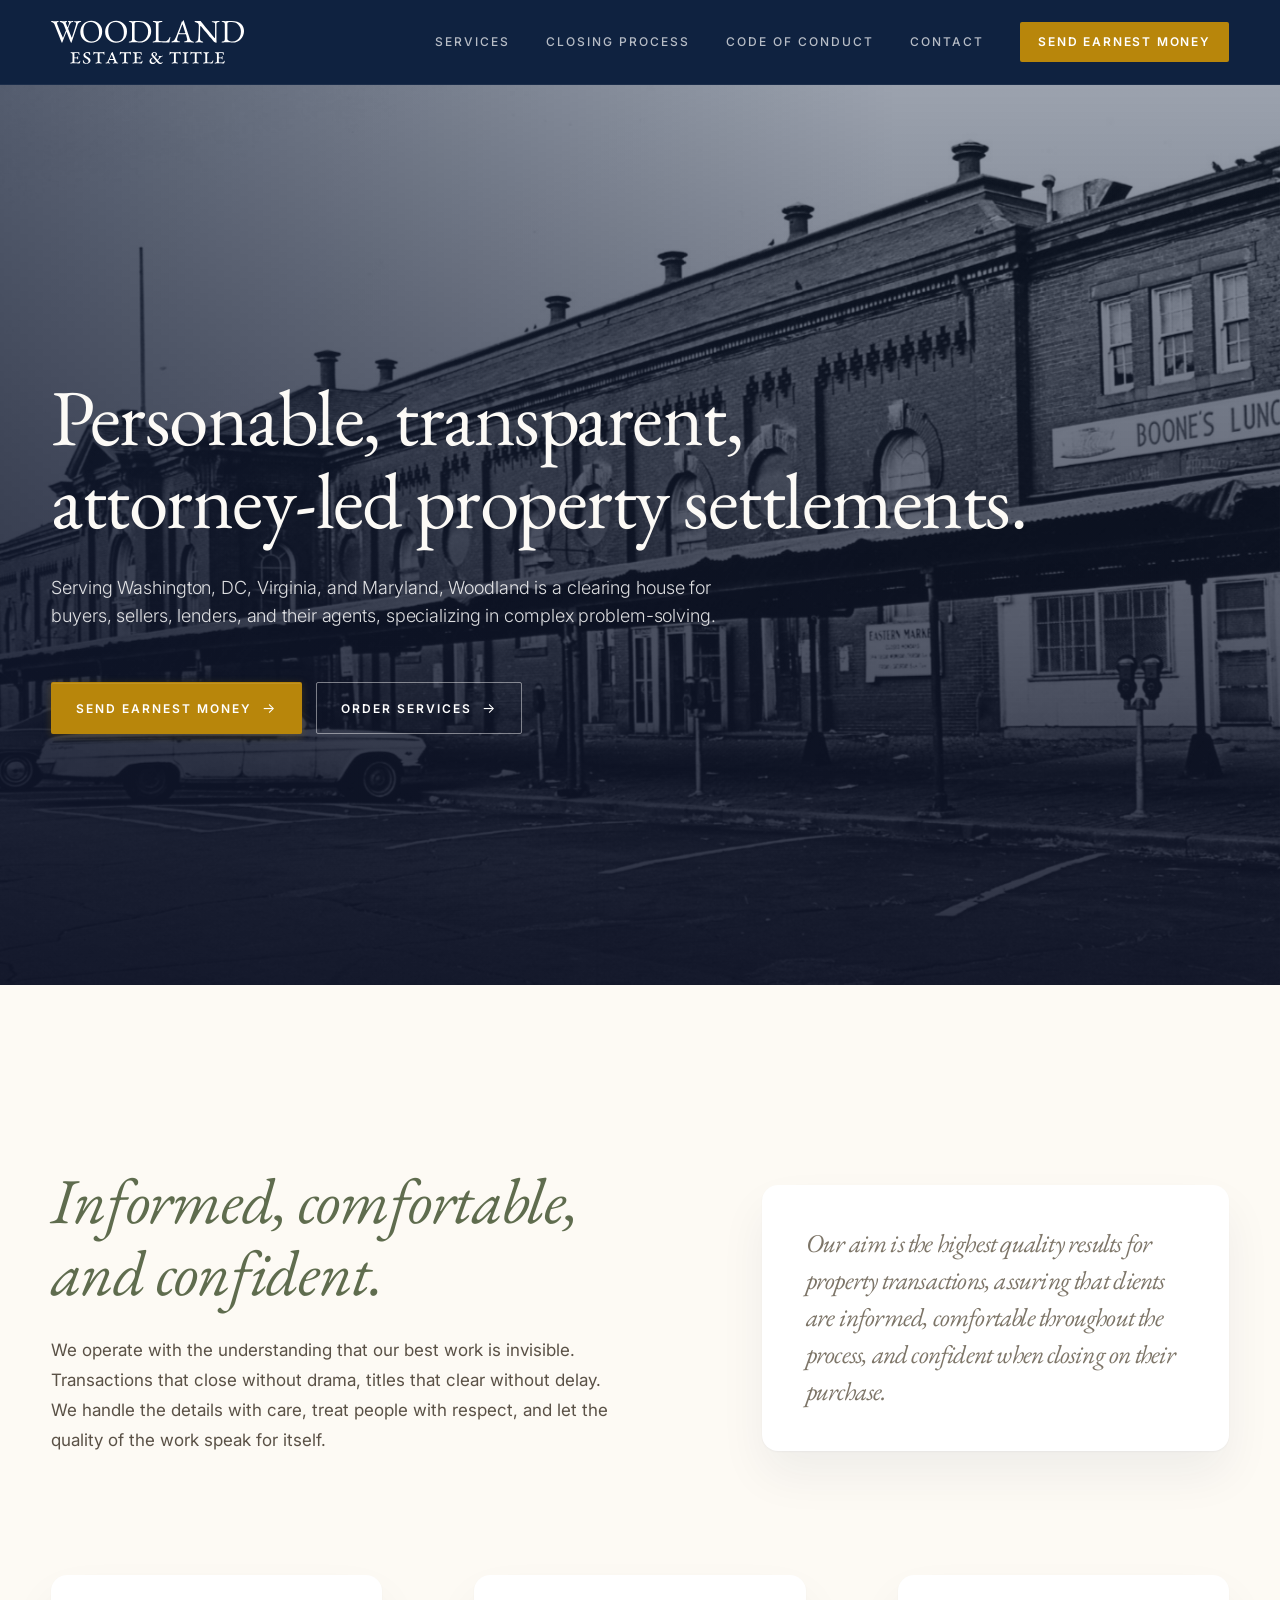
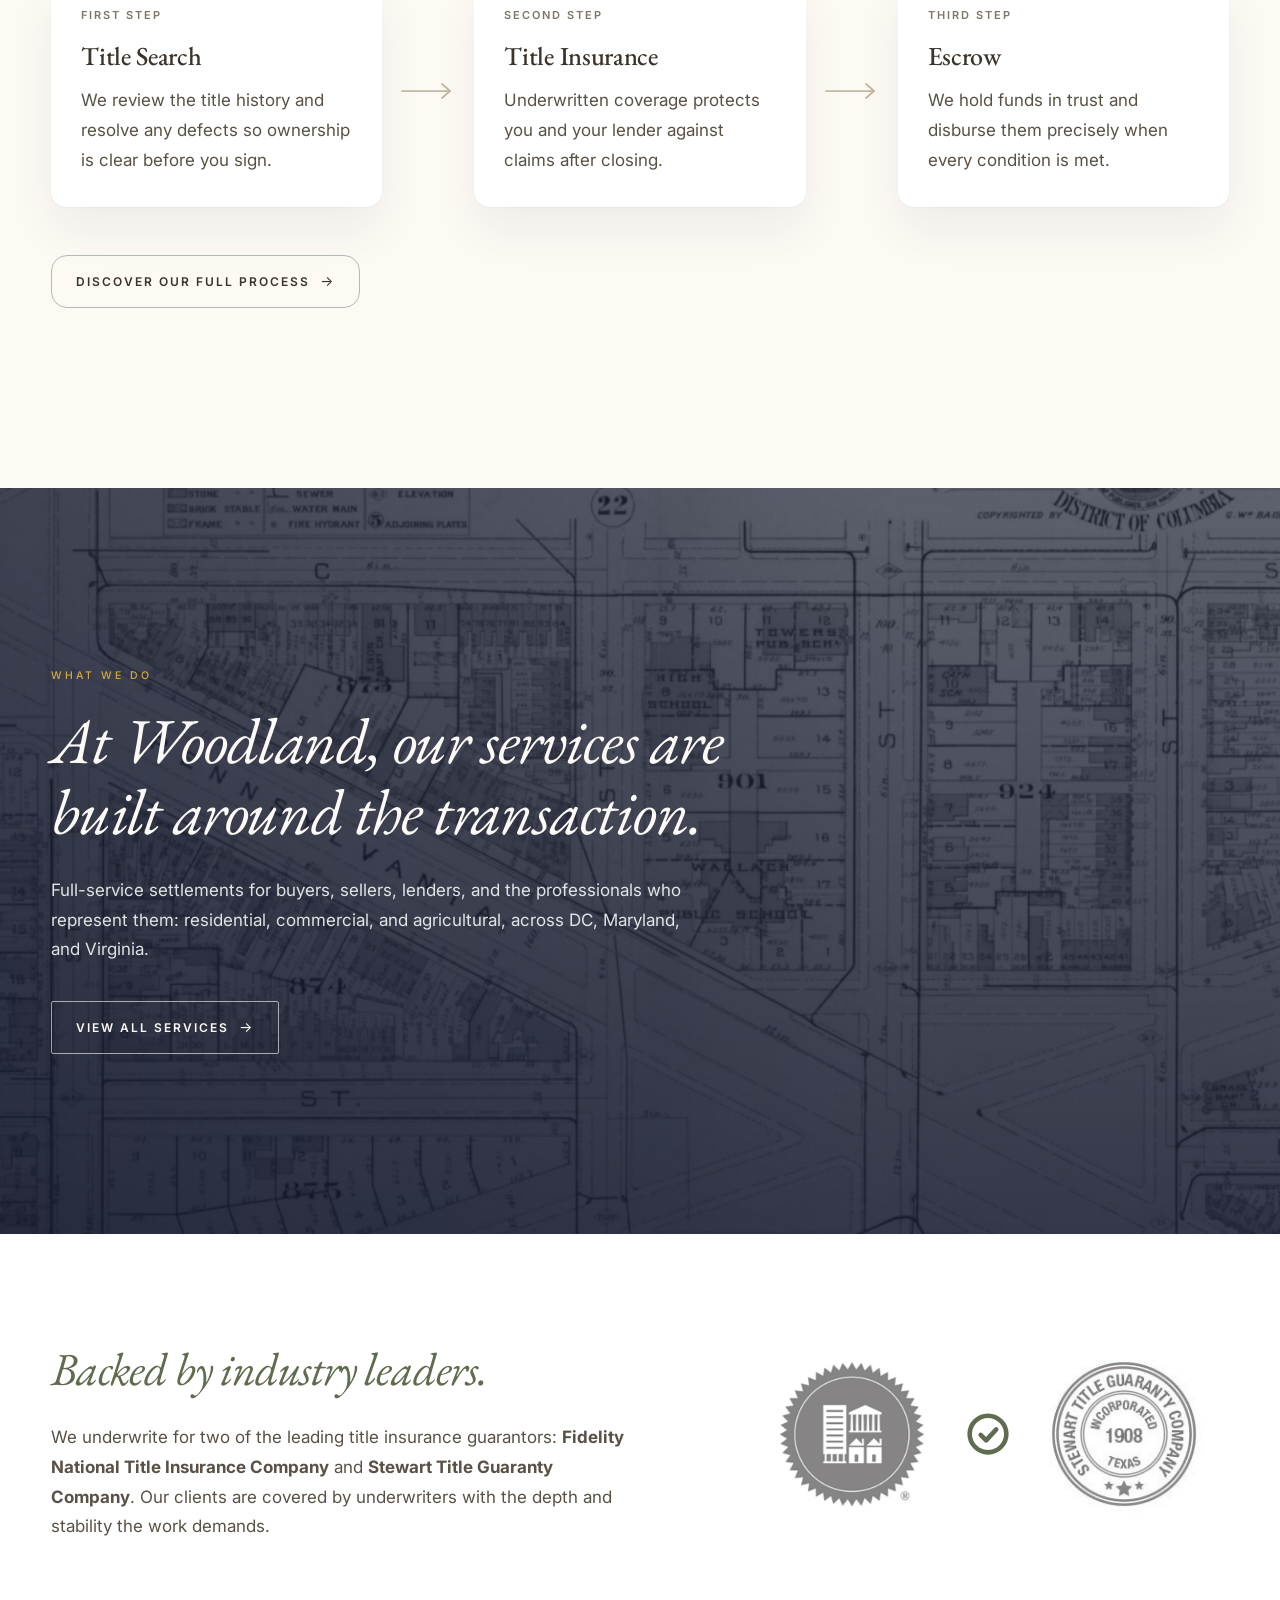
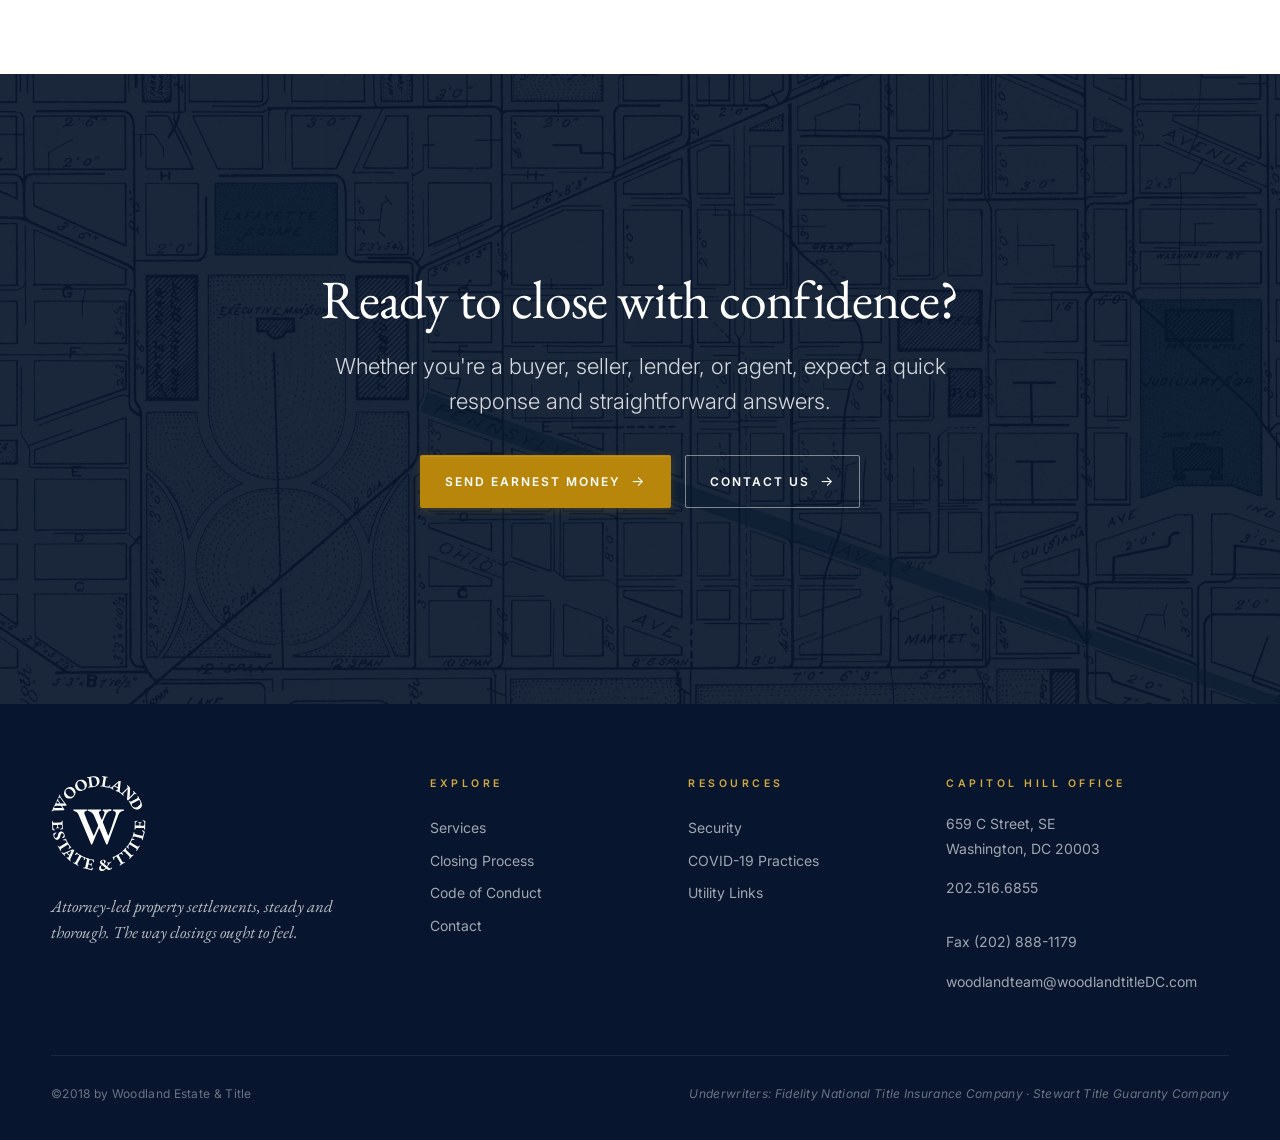
<file: index.html>
<!DOCTYPE html>
<html lang="en">
<head>
  <meta charset="UTF-8">
  <meta name="viewport" content="width=device-width, initial-scale=1.0">
  <title>Woodland Estate &amp; Title — Attorney-Led Property Settlements in DC, Maryland &amp; Virginia</title>
  <meta name="description" content="Personable, transparent, attorney-led property settlements in Washington DC, Virginia and Maryland. A clearing house for buyers, sellers, lenders, and their agents.">
  <link rel="preconnect" href="https://fonts.googleapis.com">
  <link rel="preconnect" href="https://fonts.gstatic.com" crossorigin>
  <link href="https://fonts.googleapis.com/css2?family=EB+Garamond:ital,wght@0,400;0,500;0,600;0,700;1,400;1,500&family=Inter:wght@300;400;500;600;700&display=swap" rel="stylesheet">
  <link rel="stylesheet" href="styles.css">
</head>
<body>
  <header class="top-header">
    <a class="top-header-brand" href="index.html">
      <img src="../assets/woodland-stacked-white.svg" alt="Woodland Estate &amp; Title">
    </a>
    <button class="nav-toggle" aria-label="Toggle navigation" onclick="document.querySelector('.top-nav').classList.toggle('open')">Menu</button>
    <nav class="top-nav">
      <a href="services.html">Services</a>
      <a href="closing-process.html">Closing Process</a>
      <a href="code-of-conduct.html">Code of Conduct</a>
      <a href="contact.html">Contact</a>
      <a class="cta" href="https://woodlandtitledc.paymints.io/create-account" target="_blank" rel="noopener">Send Earnest Money</a>
    </nav>
  </header>

  <section class="hero">
    <div class="hero-bg"></div>
    <div class="hero-overlay"></div>
    <div class="hero-inner">
      <h1>Personable, transparent,<br>attorney-led property settlements.</h1>
      <p class="hero-sub">Serving Washington, DC, Virginia, and Maryland, Woodland is a clearing house for buyers, sellers, lenders, and their agents, specializing in complex problem-solving.</p>
      <div class="hero-actions">
        <a class="btn btn-primary" href="https://woodlandtitledc.paymints.io/create-account" target="_blank" rel="noopener">Send Earnest Money</a>
        <a class="btn btn-secondary" href="mailto:woodlandteam@woodlandtitleDC.com">Order Services</a>
      </div>
    </div>
  </section>

  <section class="section section-alt section-feature">
    <div class="section-inner">
      <div class="split">
        <div class="split-main">
          <h2>Informed, comfortable, and confident.</h2>
          <p>We operate with the understanding that our best work is invisible. Transactions that close without drama, titles that clear without delay. We handle the details with care, treat people with respect, and let the quality of the work speak for itself.</p>
        </div>
        <aside class="split-aside">
          <div class="aim-card">
            <p class="pull-quote">Our aim is the highest quality results for property transactions, assuring that clients are informed, comfortable throughout the process, and confident when closing on their purchase.</p>
          </div>
        </aside>
      </div>

      <div class="process-mini">
        <article class="process-mini-card" data-step="1">
          <div class="process-mini-meta">
            <span class="process-mini-label">First Step</span>
          </div>
          <h3>Title Search</h3>
          <p>We review the title history and resolve any defects so ownership is clear before you sign.</p>
        </article>
        <div class="process-mini-arrow" data-arrow="1" aria-hidden="true">
          <svg viewBox="0 0 56 20" fill="none" stroke="currentColor" stroke-width="1.75" stroke-linecap="round" stroke-linejoin="round">
            <path d="M2 10 H50" />
            <path d="M42 3 L50 10 L42 17" />
          </svg>
        </div>
        <article class="process-mini-card" data-step="2">
          <div class="process-mini-meta">
            <span class="process-mini-label">Second Step</span>
          </div>
          <h3>Title Insurance</h3>
          <p>Underwritten coverage protects you and your lender against claims after closing.</p>
        </article>
        <div class="process-mini-arrow" data-arrow="2" aria-hidden="true">
          <svg viewBox="0 0 56 20" fill="none" stroke="currentColor" stroke-width="1.75" stroke-linecap="round" stroke-linejoin="round">
            <path d="M2 10 H50" />
            <path d="M42 3 L50 10 L42 17" />
          </svg>
        </div>
        <article class="process-mini-card" data-step="3">
          <div class="process-mini-meta">
            <span class="process-mini-label">Third Step</span>
          </div>
          <h3>Escrow</h3>
          <p>We hold funds in trust and disburse them precisely when every condition is met.</p>
        </article>
      </div>
      <div class="process-mini-cta">
        <a class="btn btn-outline btn-dark btn-rounded" href="closing-process.html">Discover our full process</a>
      </div>
    </div>
  </section>

  <section class="section section-image">
    <div class="section-image-bg"></div>
    <div class="section-image-overlay"></div>
    <div class="section-inner narrow">
      <div class="section-tag">What We Do</div>
      <h2>At Woodland, our services are built around the transaction.</h2>
      <p>Full-service settlements for buyers, sellers, lenders, and the professionals who represent them: residential, commercial, and agricultural, across DC, Maryland, and Virginia.</p>
      <div style="margin-top: 36px;">
        <a class="btn btn-outline" href="services.html">View All Services</a>
      </div>
    </div>
  </section>

  <section class="section section-white">
    <div class="section-inner">
      <div class="split">
        <div class="split-main">
          <h2>Backed by industry leaders.</h2>
          <p>We underwrite for two of the leading title insurance guarantors: <strong>Fidelity National Title Insurance Company</strong> and <strong>Stewart Title Guaranty Company</strong>. Our clients are covered by underwriters with the depth and stability the work demands.</p>
        </div>
        <aside class="split-aside underwriter-seals">
          <img src="../assets/Fidelity National Title Insurance Company.png" alt="Fidelity National Title Insurance Company">
          <span class="seal-check" aria-hidden="true">
            <svg viewBox="0 0 24 24" width="44" height="44" fill="none" stroke="currentColor" stroke-width="2.5" stroke-linecap="round" stroke-linejoin="round"><circle cx="12" cy="12" r="10"></circle><polyline points="8 12.5 11 15.5 16.5 9.5"></polyline></svg>
          </span>
          <img src="../assets/stewart-seal.jpg" alt="Stewart Title Guaranty Company">
        </aside>
      </div>
    </div>
  </section>

  <section class="cta-band">
    <h2>Ready to close with confidence?</h2>
    <p>Whether you're a buyer, seller, lender, or agent, expect a quick response and straightforward answers.</p>
    <div class="cta-actions">
      <a class="btn btn-primary" href="https://woodlandtitledc.paymints.io/create-account" target="_blank" rel="noopener">Send Earnest Money</a>
      <a class="btn btn-secondary" href="contact.html">Contact Us</a>
    </div>
  </section>

  <footer class="footer">
    <div class="footer-inner">
      <div class="footer-col footer-brand">
        <div class="footer-logo-spin" aria-label="Woodland Estate &amp; Title">
          <img class="footer-logo-ring" src="../assets/circle-ring-white.svg" alt="" aria-hidden="true">
          <img class="footer-logo-w" src="../assets/circle-w-white.svg" alt="Woodland Estate &amp; Title">
        </div>
        <p>Attorney-led property settlements, steady and thorough. The way closings ought to feel.</p>
      </div>
      <div class="footer-col">
        <h5>Explore</h5>
        <a href="services.html">Services</a>
        <a href="closing-process.html">Closing Process</a>
        <a href="code-of-conduct.html">Code of Conduct</a>
        <a href="contact.html">Contact</a>
      </div>
      <div class="footer-col">
        <h5>Resources</h5>
        <a href="security.html">Security</a>
        <a href="covid-19.html">COVID-19 Practices</a>
        <a href="utilities.html">Utility Links</a>
      </div>
      <div class="footer-col">
        <h5>Capitol Hill Office</h5>
        <p>659 C Street, SE<br>Washington, DC 20003</p>
        <p><a href="tel:2025166855">202.516.6855</a><br>Fax (202) 888-1179</p>
        <p><a href="mailto:woodlandteam@woodlandtitleDC.com">woodlandteam@woodlandtitleDC.com</a></p>
      </div>
    </div>
    <div class="footer-bottom">
      <div>©2018 by Woodland Estate &amp; Title</div>
      <div class="footer-underwriters">Underwriters: Fidelity National Title Insurance Company · Stewart Title Guaranty Company</div>
    </div>
  </footer>

  <script src="footer-spin.js" defer></script>
  <script src="parallax.js" defer></script>
  <script src="process-arrows.js" defer></script>
</body>
</html>
</file>
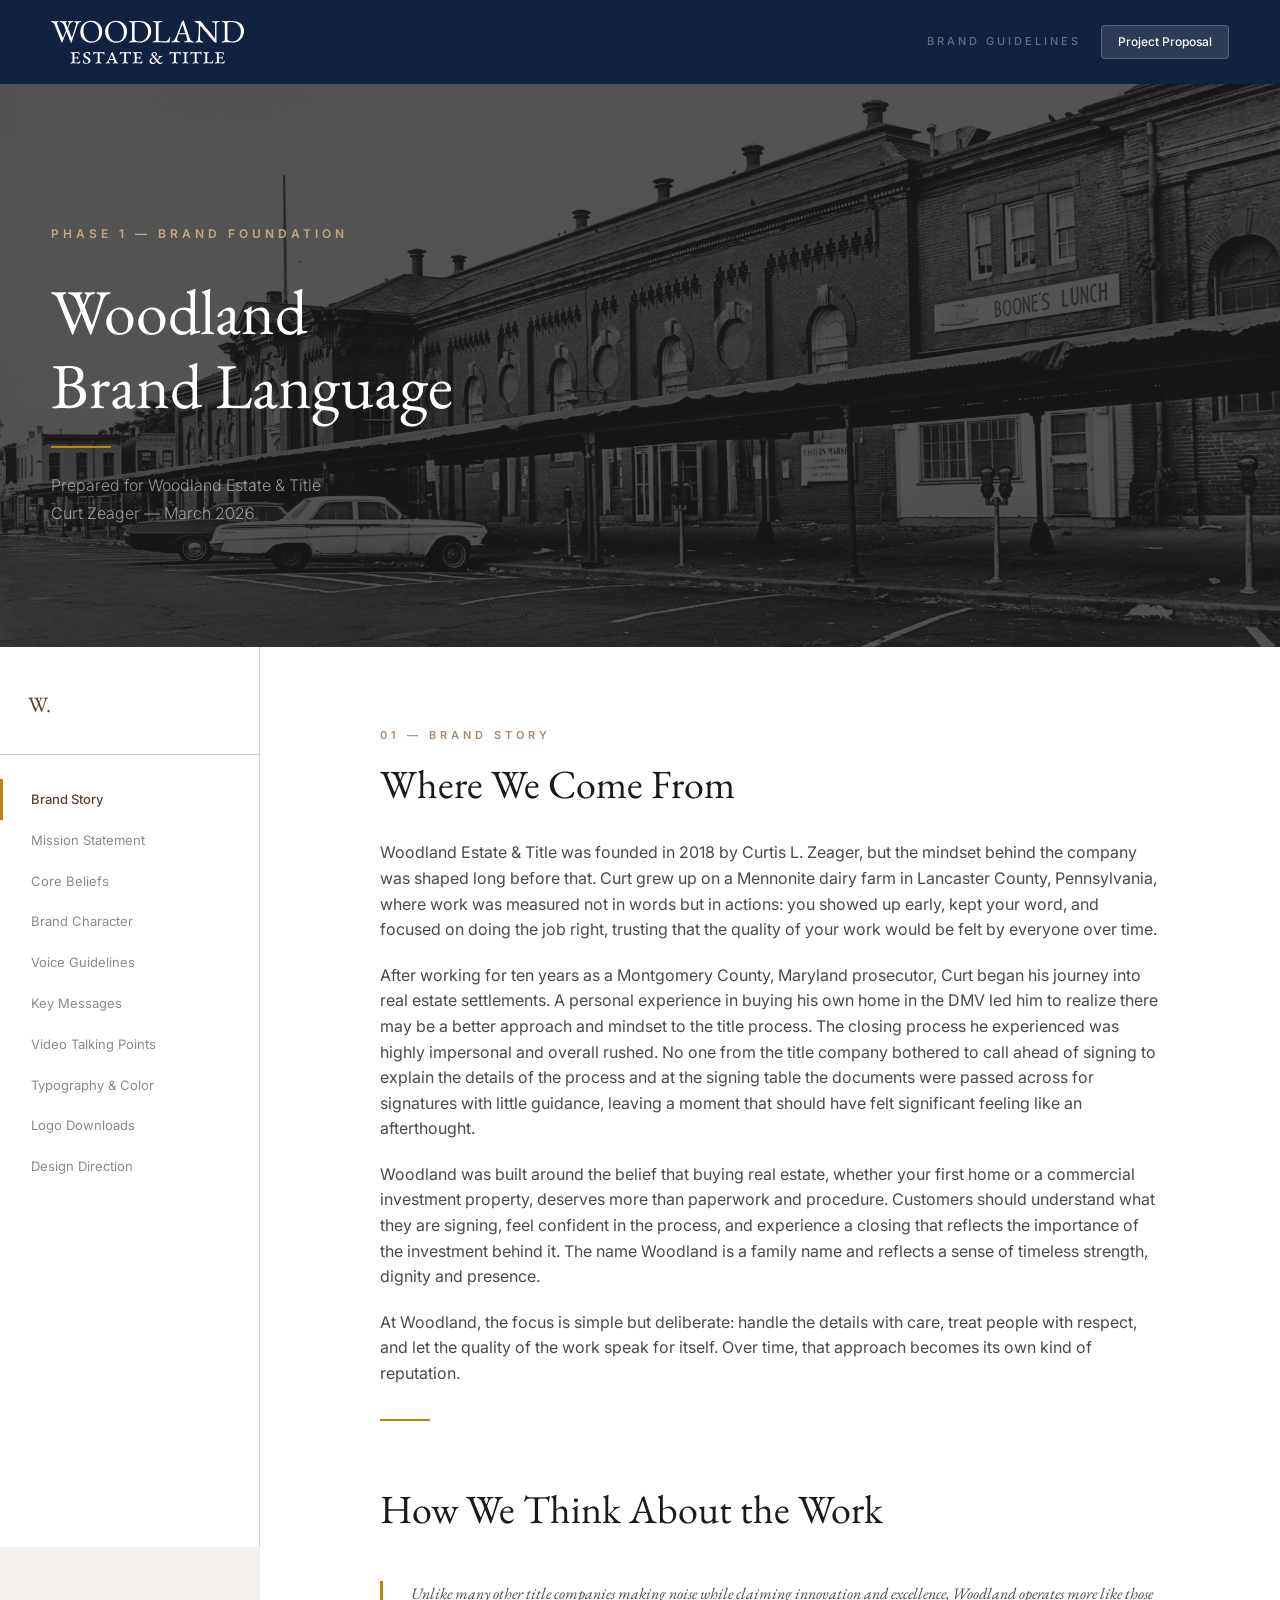
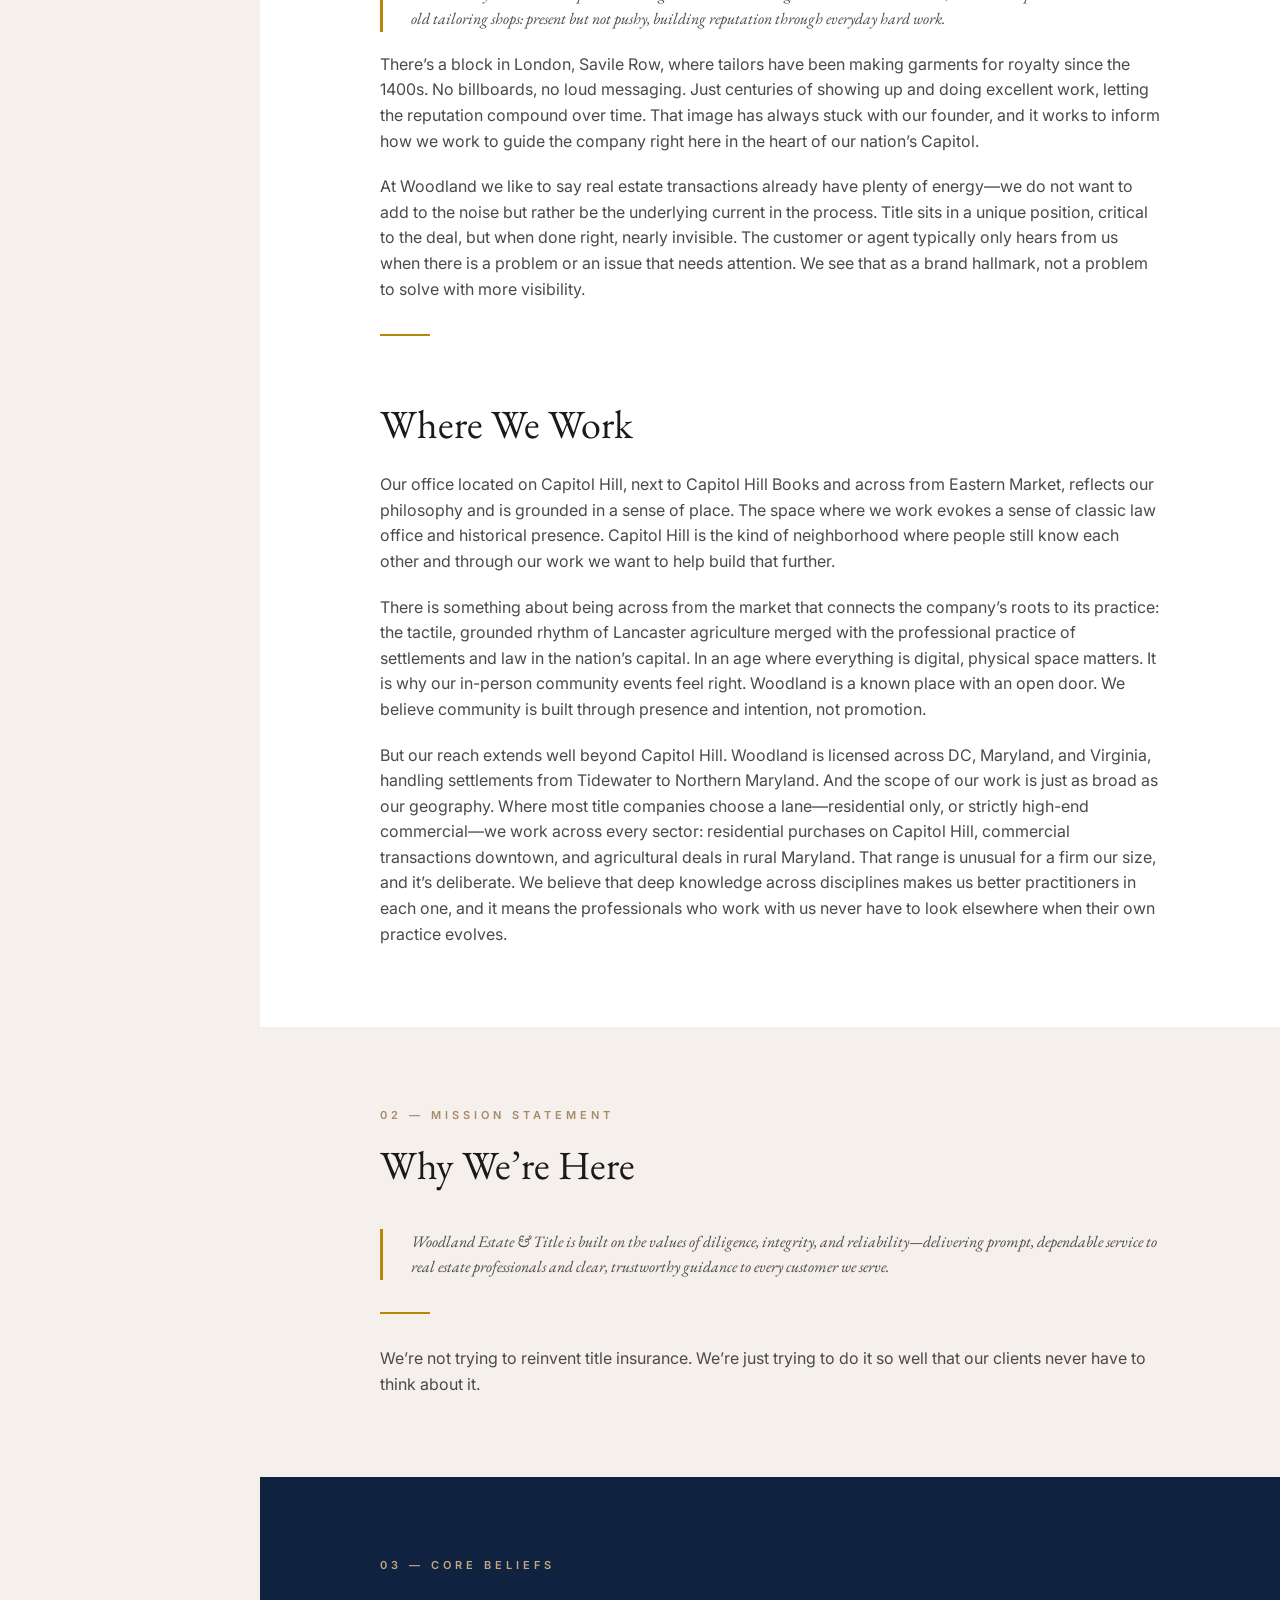
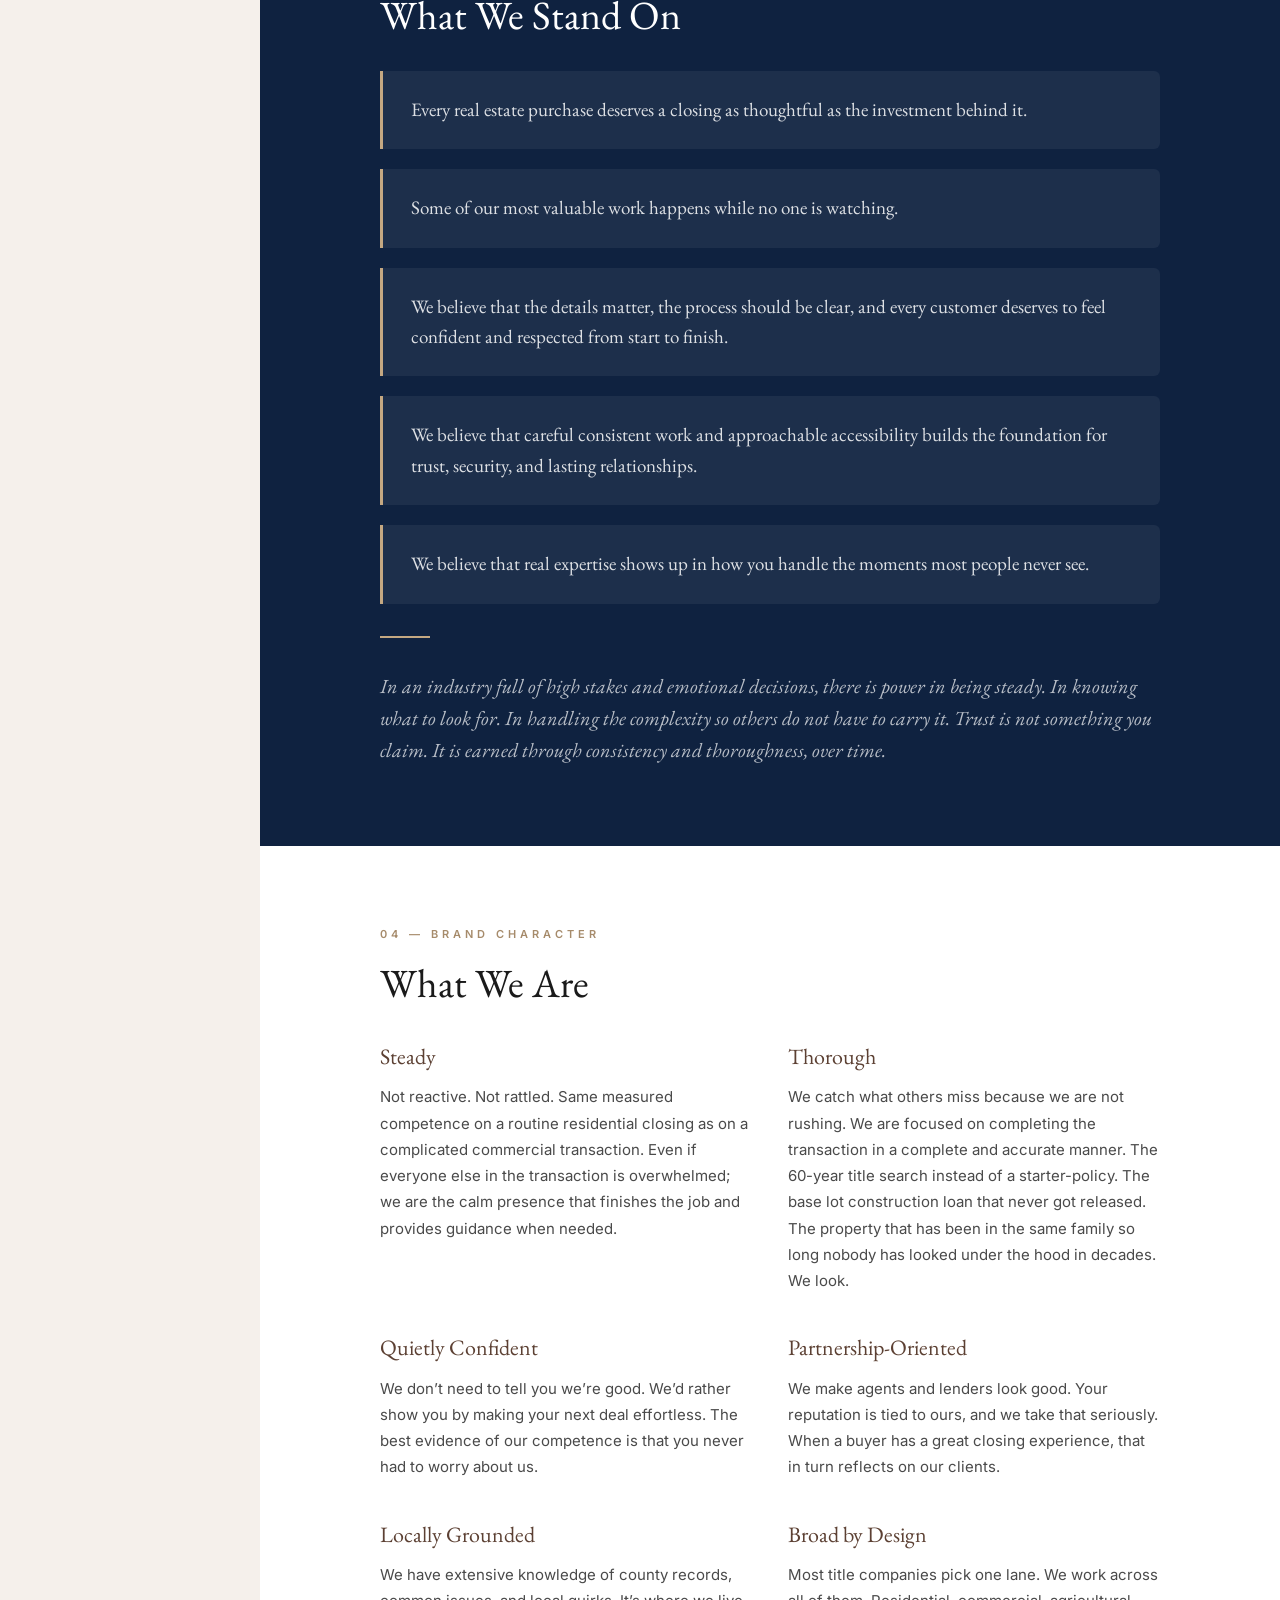
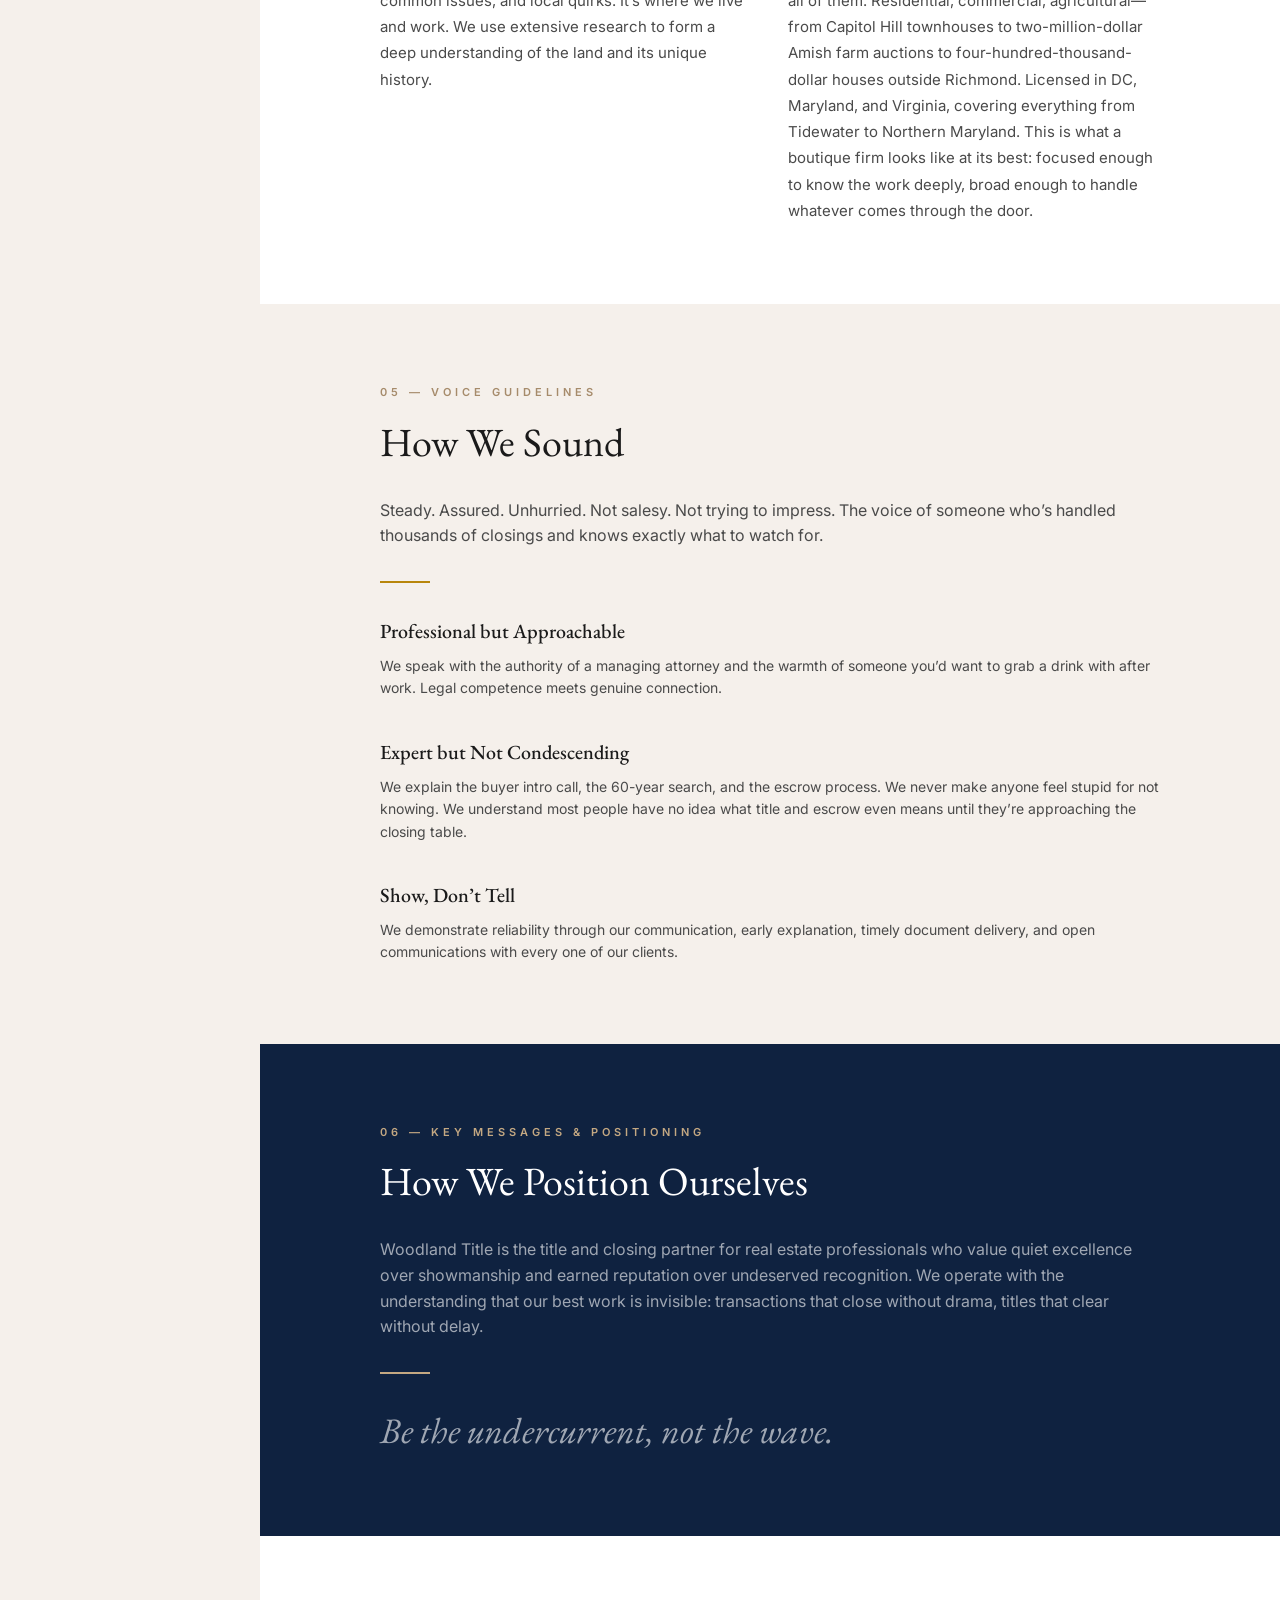
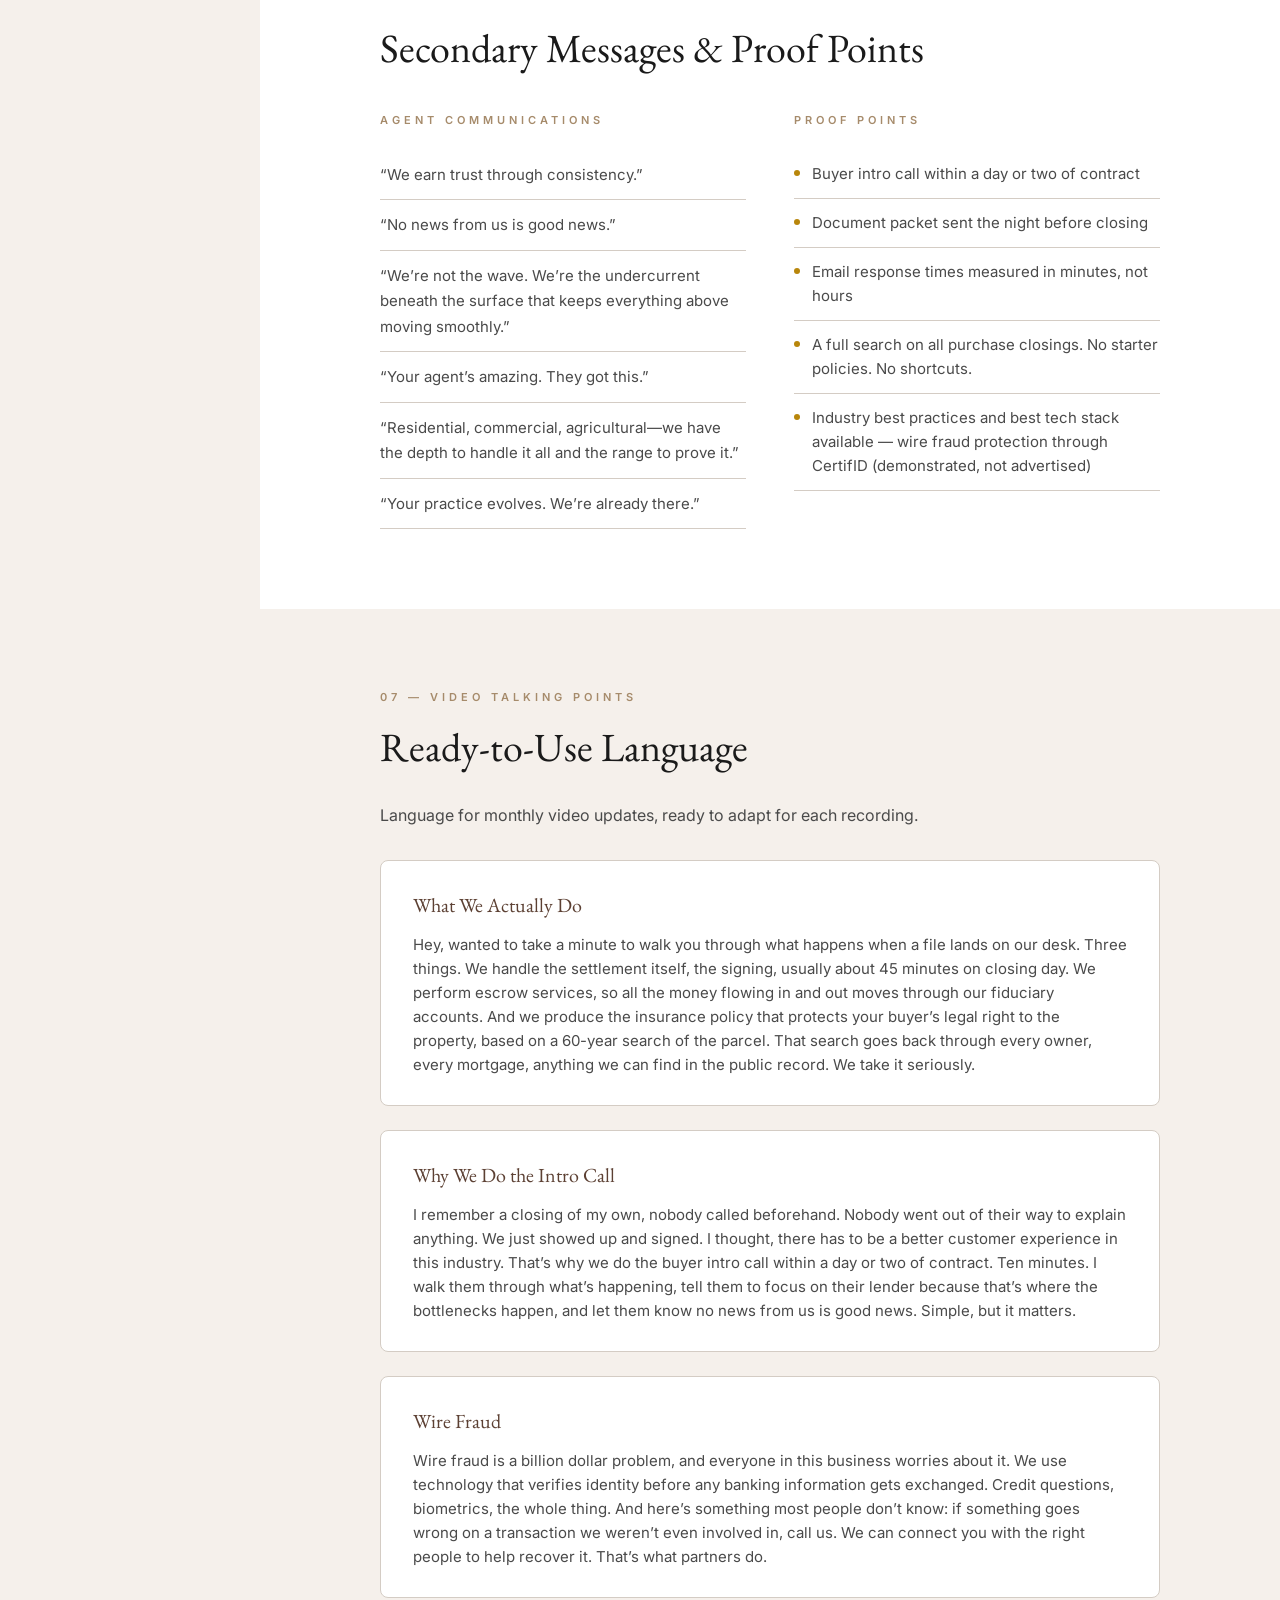
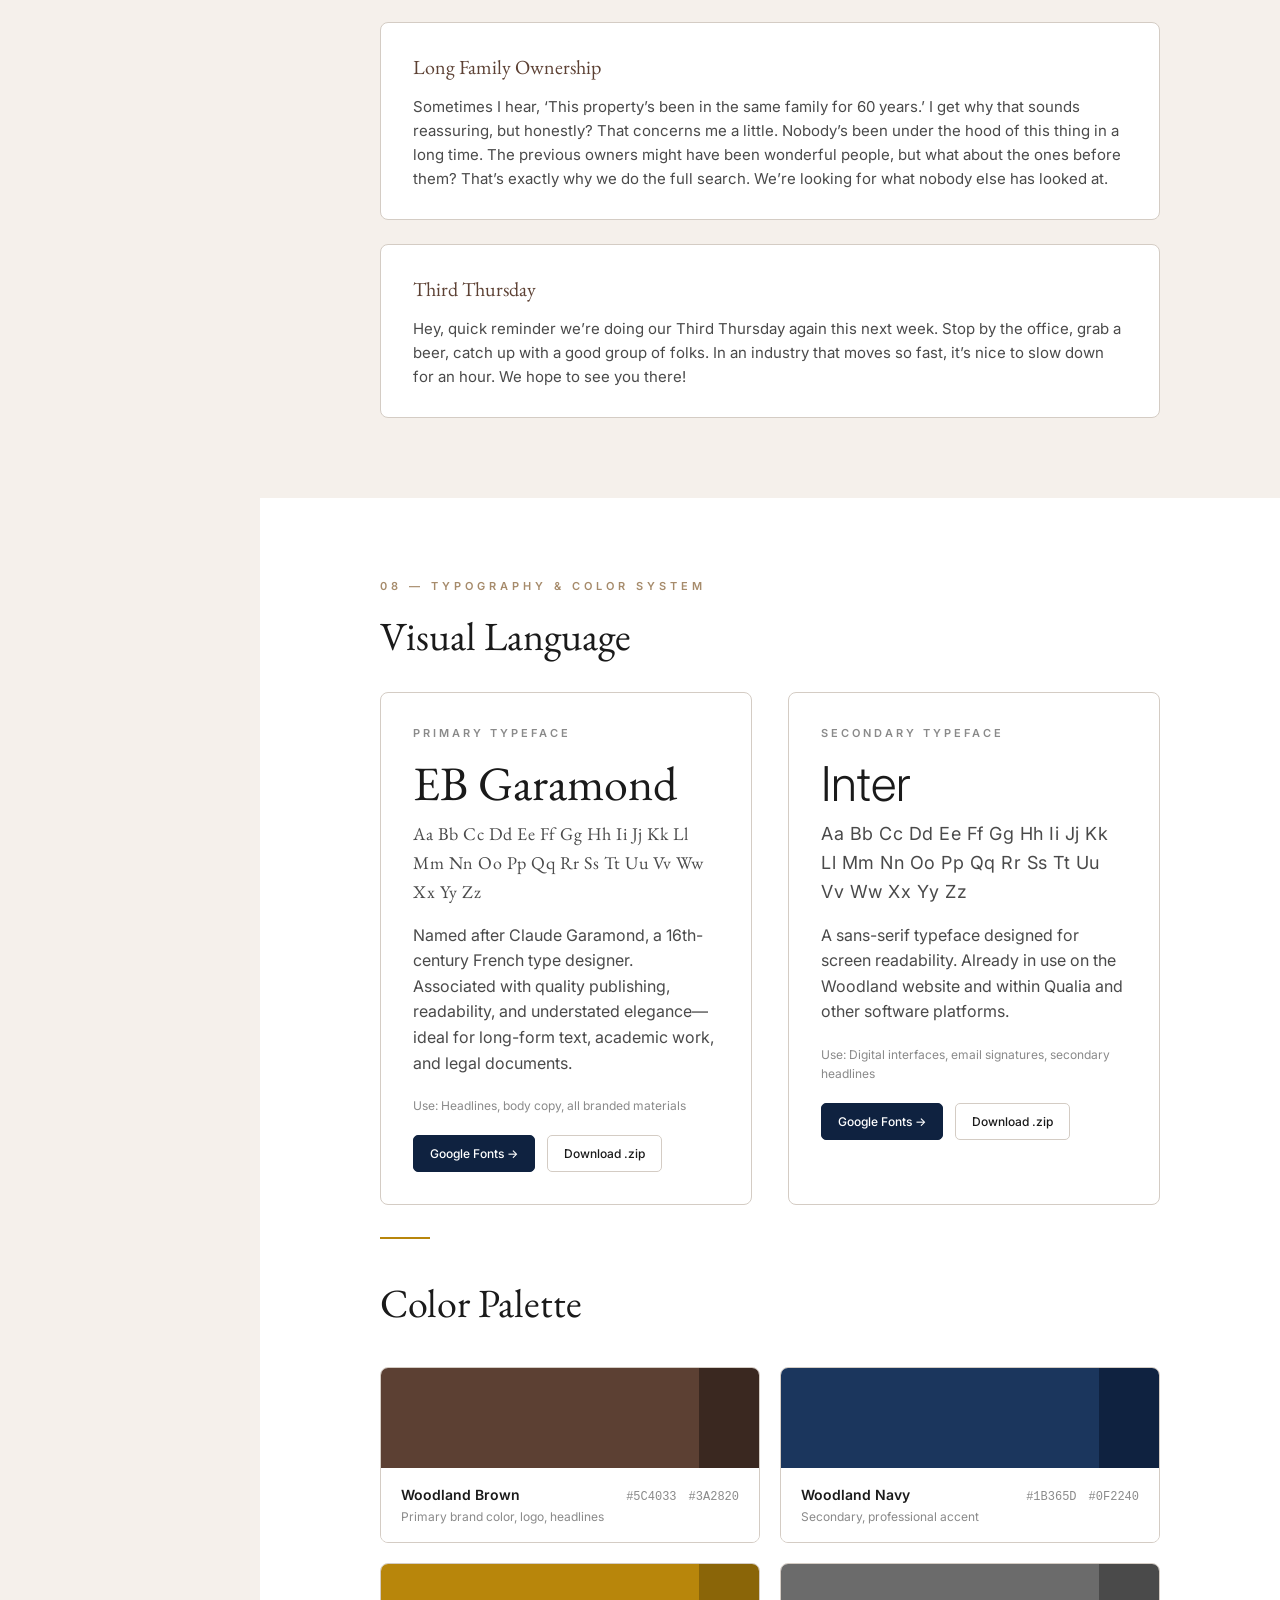
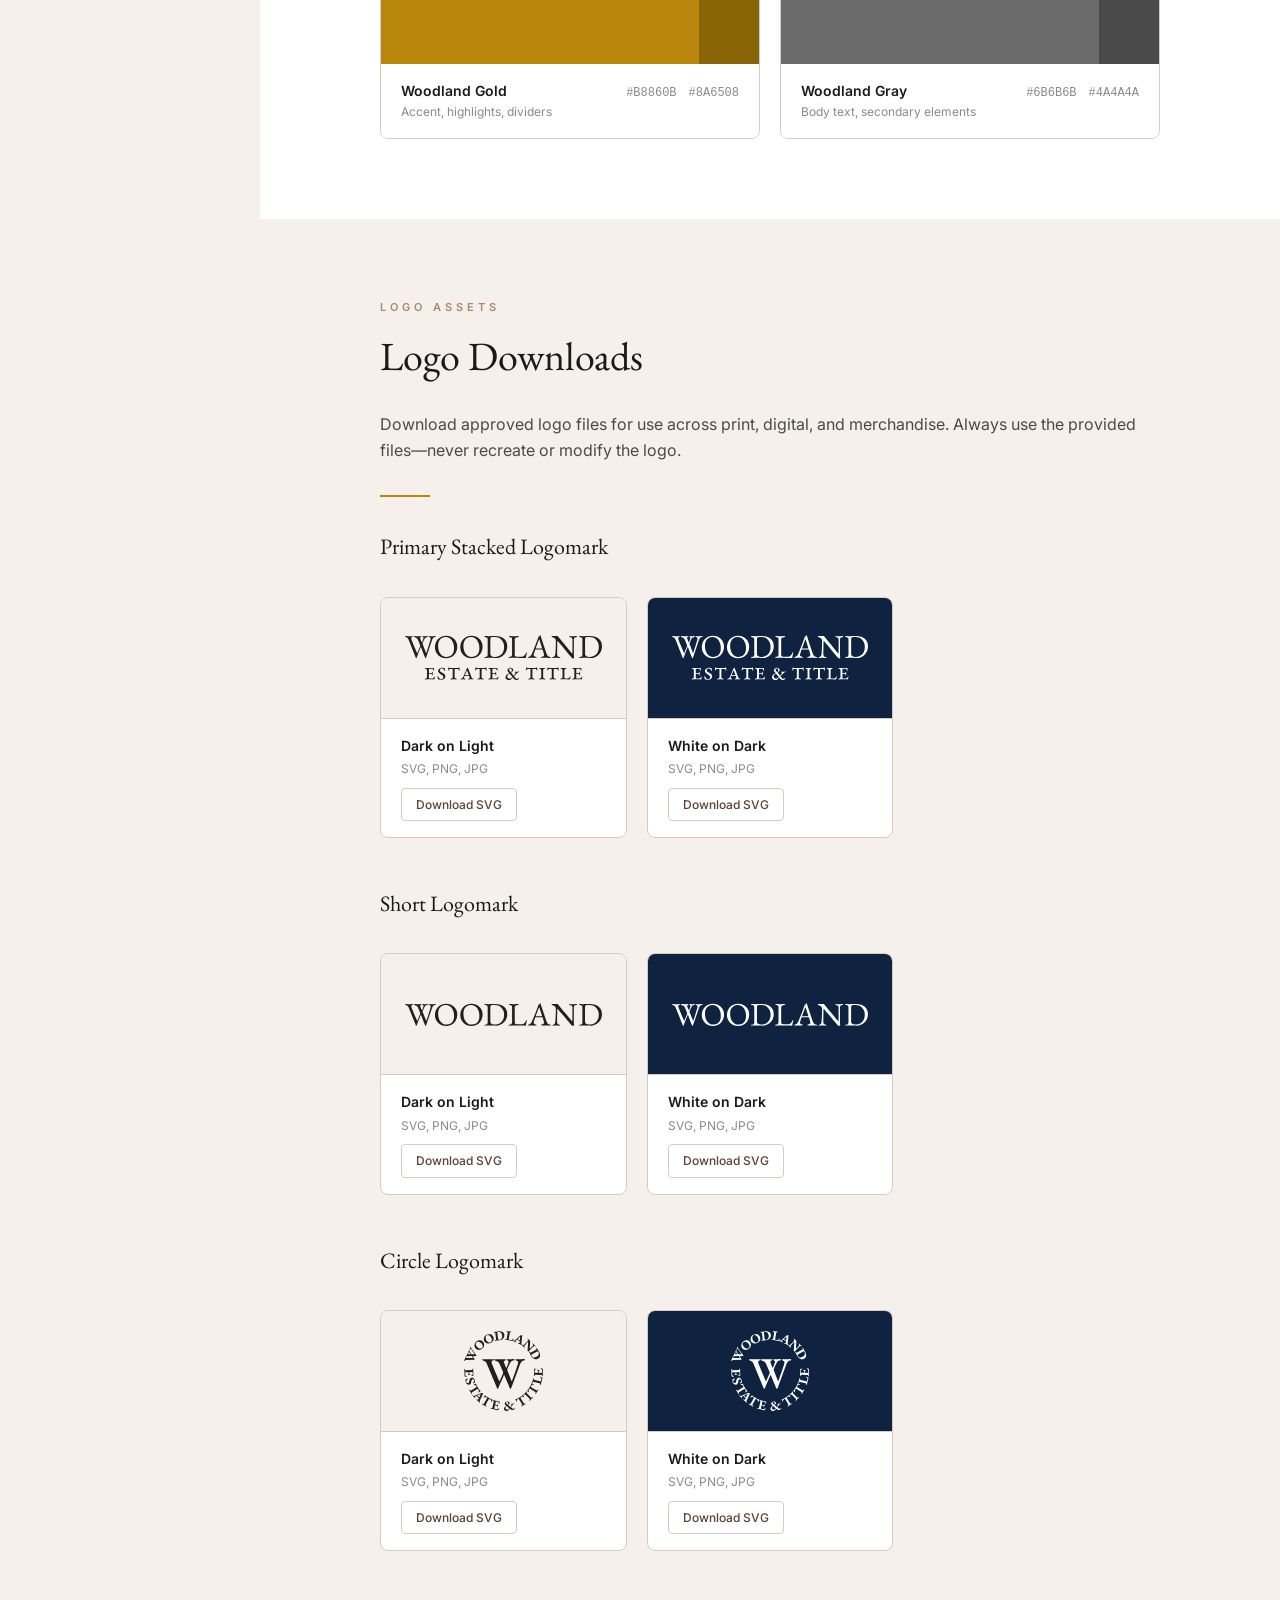
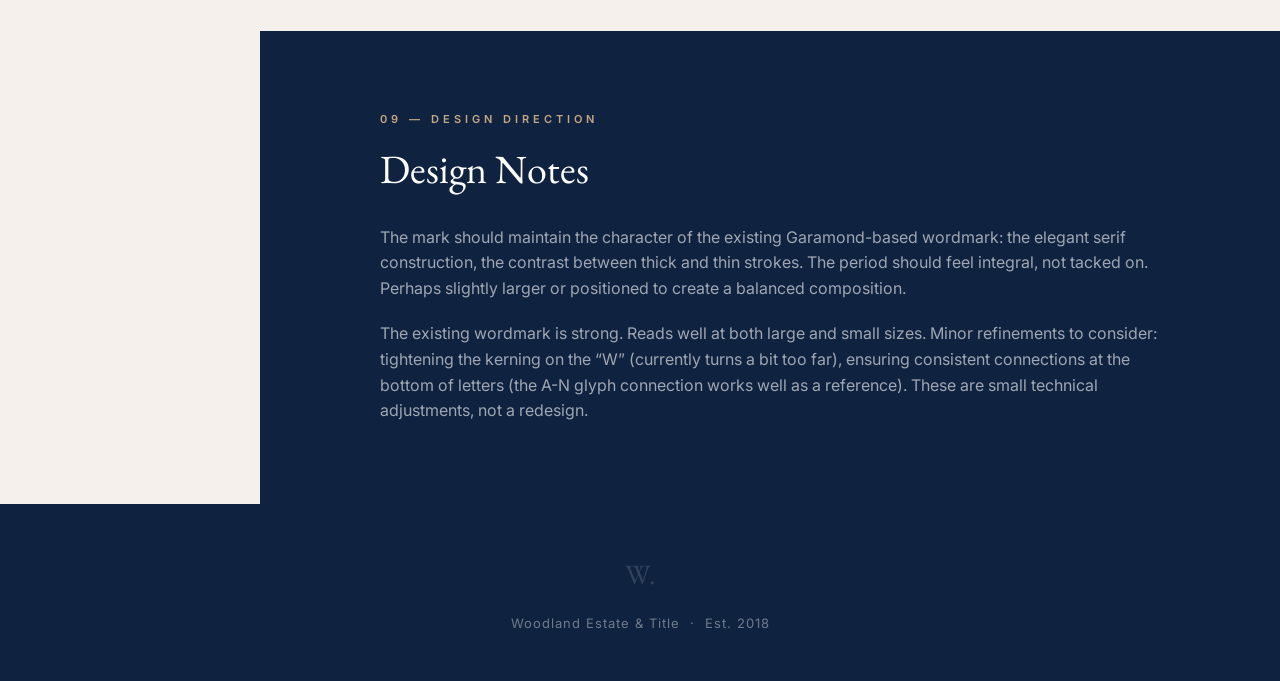
<file: brand.html>
<!DOCTYPE html>
<html lang="en">
<head>
  <meta charset="UTF-8">
  <meta name="viewport" content="width=device-width, initial-scale=1.0">
  <title>Woodland Brand Language</title>
  <link rel="preconnect" href="https://fonts.googleapis.com">
  <link rel="preconnect" href="https://fonts.gstatic.com" crossorigin>
  <link href="https://fonts.googleapis.com/css2?family=EB+Garamond:ital,wght@0,400;0,500;0,600;0,700;1,400;1,500&family=Inter:wght@300;400;500;600;700&display=swap" rel="stylesheet">
  <style>
    * { margin: 0; padding: 0; box-sizing: border-box; }

    :root {
      --brown: #5C4033;
      --navy: #1B365D;
      --navy-dark: #0F2240;
      --gold: #B8860B;
      --gray: #6B6B6B;
      --bg-cream: #F5F0EB;
      --bg-white: #FFFFFF;
      --bg-dark: #0F2240;
      --bg-warm: #E8E0D8;
      --accent: #C4A882;
      --accent-dark: #A68B6B;
      --text-dark: #1A1A1A;
      --text-medium: #4A4A4A;
      --text-light: #8A8A8A;
      --text-white: #FFFFFF;
      --border: #D4CCC4;
      --serif: 'EB Garamond', Georgia, serif;
      --sans: 'Inter', -apple-system, sans-serif;
      --nav-width: 260px;
      --content-max: 1300px;
      --content-narrow: 780px;
      --gutter: max(clamp(24px, 4vw, 56px), calc((100vw - var(--content-max)) / 2));
    }

    html { scroll-behavior: smooth; }

    body {
      font-family: var(--sans);
      color: var(--text-dark);
      background: var(--bg-cream);
      line-height: 1.6;
    }

    /* ─── TOP HEADER ─── */
    .top-header {
      background: var(--bg-dark);
      padding: 20px var(--gutter);
      display: flex;
      align-items: center;
      justify-content: space-between;
    }
    .top-header img {
      height: 44px;
      width: auto;
      display: block;
    }
    .top-header-tag {
      font-size: 11px;
      font-weight: 500;
      letter-spacing: 3px;
      text-transform: uppercase;
      color: rgba(255,255,255,0.35);
    }

    /* ─── HERO ─── */
    .hero {
      position: relative;
      color: var(--text-white);
      padding: 140px var(--gutter) 120px;
      overflow: hidden;
      min-height: 480px;
      display: flex;
      align-items: flex-end;
    }
    .hero-bg {
      position: absolute;
      inset: 0;
      background: url('assets/eastern-market.jpeg') center center / cover no-repeat;
      z-index: 0;
    }
    .hero-overlay {
      position: absolute;
      inset: 0;
      background: rgba(26, 26, 26, 0.75);
      z-index: 1;
    }
    .hero-inner {
      max-width: 900px;
      position: relative;
      z-index: 2;
    }
    .hero-tag {
      font-family: var(--sans);
      font-size: 12px;
      font-weight: 600;
      letter-spacing: 4px;
      text-transform: uppercase;
      color: var(--accent);
      margin-bottom: 32px;
    }
    .hero h1 {
      font-family: var(--serif);
      font-size: 64px;
      font-weight: 400;
      line-height: 1.15;
      margin-bottom: 24px;
    }
    .hero-divider {
      width: 60px;
      height: 2px;
      background: var(--gold);
      margin-bottom: 24px;
    }
    .hero-sub {
      font-size: 16px;
      font-weight: 300;
      color: rgba(255,255,255,0.55);
      line-height: 1.7;
    }

    /* ─── LAYOUT ─── */
    .page-wrap {
      display: flex;
      min-height: 100vh;
    }

    /* ─── SIDE NAV ─── */
    .side-nav {
      width: var(--nav-width);
      flex-shrink: 0;
      background: var(--bg-white);
      border-right: 1px solid var(--border);
      position: sticky;
      top: 0;
      height: 100vh;
      overflow-y: auto;
      padding: 40px 0;
    }
    .side-nav-brand {
      padding: 0 28px 32px;
      border-bottom: 1px solid var(--border);
      margin-bottom: 24px;
    }
    .side-nav-brand span {
      font-family: var(--serif);
      font-size: 22px;
      color: var(--brown);
    }
    .side-nav a {
      display: block;
      padding: 10px 28px;
      font-size: 13px;
      font-weight: 400;
      color: var(--text-light);
      text-decoration: none;
      transition: color 0.2s, border-left 0.2s;
      border-left: 3px solid transparent;
    }
    .side-nav a:hover {
      color: var(--text-dark);
    }
    .side-nav a.active {
      color: var(--brown);
      font-weight: 500;
      border-left-color: var(--gold);
    }

    /* ─── MAIN CONTENT ─── */
    .main-content {
      flex: 1;
      min-width: 0;
    }

    /* ─── SECTIONS ─── */
    .section {
      padding: 80px var(--gutter);
    }
    .section-inner {
      max-width: var(--content-narrow);
      margin: 0 auto;
    }
    .section-alt {
      background: var(--bg-white);
    }
    .section-dark {
      background: var(--bg-dark);
      color: var(--text-white);
    }
    .section-warm {
      background: var(--bg-warm);
    }
    .section-tag {
      font-size: 11px;
      font-weight: 600;
      letter-spacing: 4px;
      text-transform: uppercase;
      color: var(--accent-dark);
      margin-bottom: 16px;
    }
    .section-dark .section-tag {
      color: var(--accent);
    }
    .section h2 {
      font-family: var(--serif);
      font-size: 40px;
      font-weight: 400;
      line-height: 1.2;
      margin-bottom: 32px;
      color: var(--text-dark);
    }
    .section-dark h2 {
      color: var(--text-white);
    }
    .section h3 {
      font-family: var(--serif);
      font-size: 40px;
      font-weight: 400;
      margin-bottom: 16px;
      color: var(--text-dark);
    }
    .section-dark h3 {
      color: var(--text-white);
    }
    .section p {
      font-size: 16px;
      line-height: 1.6;
      color: var(--text-medium);
      margin-bottom: 20px;
    }
    .section-dark p {
      color: rgba(255,255,255,0.6);
    }
    .section p:last-child {
      margin-bottom: 0;
    }

    .divider {
      width: 50px;
      height: 2px;
      background: var(--gold);
      margin: 32px 0;
    }
    .section-dark .divider {
      background: var(--accent);
    }

    /* ─── SUBSECTIONS ─── */
    .subsection {
      margin-top: 56px;
    }
    .subsection:first-of-type {
      margin-top: 0;
    }

    /* ─── PULL QUOTE ─── */
    .pull-quote {
      font-family: var(--serif);
      font-size: 34px;
      font-style: italic;
      line-height: 1.5;
      color: var(--brown);
      border-left: 3px solid var(--gold);
      padding-left: 28px;
      margin: 40px 0;
    }
    .section-dark .pull-quote {
      color: var(--accent);
      border-left-color: var(--accent);
    }

    /* ─── BELIEF CARDS ─── */
    .belief-card {
      background: rgba(255,255,255,0.06);
      border-left: 3px solid var(--accent);
      padding: 24px 28px;
      margin-bottom: 20px;
      border-radius: 0 6px 6px 0;
    }
    .belief-card p {
      font-family: var(--serif);
      font-size: 19px;
      line-height: 1.6;
      color: rgba(255,255,255,0.85);
      margin: 0;
    }

    /* ─── CHARACTER GRID ─── */
    .char-grid {
      display: grid;
      grid-template-columns: 1fr 1fr;
      gap: 36px;
      margin-top: 32px;
    }
    .char-card h4 {
      font-family: var(--serif);
      font-size: 22px;
      font-weight: 400;
      color: var(--brown);
      margin-bottom: 10px;
    }
    .char-card p {
      font-size: 15px;
      line-height: 1.75;
      color: var(--text-medium);
      margin: 0;
    }

    /* ─── NOT CARDS ─── */
    .not-grid {
      display: grid;
      grid-template-columns: 1fr 1fr 1fr;
      gap: 28px;
      margin-top: 32px;
    }
    .not-card {
      background: var(--bg-white);
      border: 1px solid var(--border);
      border-radius: 8px;
      padding: 32px 28px;
    }
    .not-card h4 {
      font-family: var(--serif);
      font-size: 20px;
      font-weight: 400;
      color: var(--brown);
      margin-bottom: 12px;
    }
    .not-card p {
      font-size: 15px;
      line-height: 1.75;
      color: var(--text-medium);
      margin: 0;
    }

    /* ─── VOICE PRINCIPLES ─── */
    .voice-principle {
      margin-bottom: 36px;
    }
    .voice-principle:last-child {
      margin-bottom: 0;
    }
    .voice-principle h4 {
      font-family: var(--serif);
      font-size: 20px;
      font-weight: 500;
      color: var(--text-dark);
      margin-bottom: 8px;
    }
    .voice-principle p {
      font-size: 14px;
      margin: 0;
    }

    /* ─── VOCAB TABLE ─── */
    .vocab-table {
      width: 100%;
      border-collapse: collapse;
      margin-top: 24px;
    }
    .vocab-table th {
      text-align: left;
      font-size: 11px;
      font-weight: 600;
      letter-spacing: 3px;
      text-transform: uppercase;
      color: var(--text-light);
      padding: 12px 0;
      border-bottom: 2px solid var(--border);
    }
    .vocab-table td {
      padding: 16px 0;
      border-bottom: 1px solid var(--border);
      font-size: 15px;
    }
    .vocab-table td:first-child {
      color: var(--text-light);
      text-decoration: line-through;
      padding-right: 40px;
    }
    .vocab-table td:last-child {
      color: var(--brown);
      font-weight: 500;
    }
    .vocab-table .arrow {
      color: var(--gold);
      padding: 16px 20px;
      border-bottom: 1px solid var(--border);
      font-size: 14px;
    }

    /* ─── POSITIONING LINES ─── */
    .pos-line {
      font-family: var(--serif);
      font-size: 24px;
      line-height: 1.5;
      color: rgba(255,255,255,0.85);
      padding: 16px 0;
      border-bottom: 1px solid rgba(255,255,255,0.08);
    }
    .pos-line:last-child {
      border-bottom: none;
    }

    /* ─── SECONDARY / PROOF ─── */
    .two-col {
      display: grid;
      grid-template-columns: 1fr 1fr;
      gap: 48px;
      margin-top: 32px;
    }
    .msg-item {
      font-size: 15px;
      color: var(--text-medium);
      padding: 12px 0;
      border-bottom: 1px solid var(--border);
      line-height: 1.7;
    }
    .proof-item {
      display: flex;
      align-items: flex-start;
      gap: 12px;
      padding: 12px 0;
      font-size: 15px;
      color: var(--text-medium);
      border-bottom: 1px solid var(--border);
      line-height: 1.6;
    }
    .proof-dot {
      width: 6px;
      height: 6px;
      background: var(--gold);
      border-radius: 50%;
      flex-shrink: 0;
      margin-top: 8px;
    }

    /* ─── VIDEO CARDS ─── */
    .video-cards {
      display: flex;
      flex-direction: column;
      gap: 24px;
      margin-top: 32px;
    }
    .video-card {
      background: var(--bg-white);
      border: 1px solid var(--border);
      border-radius: 8px;
      padding: 28px 32px;
    }
    .video-card h4 {
      font-family: var(--serif);
      font-size: 20px;
      font-weight: 400;
      color: var(--brown);
      margin-bottom: 12px;
    }
    .video-card p {
      font-size: 15px;
      line-height: 1.6;
      color: var(--text-medium);
      margin: 0;
    }

    /* ─── TYPOGRAPHY SPECIMENS ─── */
    .type-grid {
      display: grid;
      grid-template-columns: 1fr 1fr;
      gap: 36px;
    }
    .type-specimen {
      background: var(--bg-white);
      border: 1px solid var(--border);
      border-radius: 8px;
      padding: 32px;
    }
    .type-specimen-name {
      font-size: 11px;
      font-weight: 600;
      letter-spacing: 3px;
      text-transform: uppercase;
      color: var(--text-light);
      margin-bottom: 12px;
    }
    .type-specimen-sample {
      font-size: 48px;
      line-height: 1.2;
      color: var(--text-dark);
      margin-bottom: 8px;
    }
    .type-specimen-alphabet {
      font-size: 18px;
      line-height: 1.6;
      color: var(--text-medium);
      margin-bottom: 16px;
      letter-spacing: 0.5px;
    }
    .type-specimen-body {
      font-size: 15px;
      line-height: 1.6;
      color: var(--text-medium);
    }
    .type-specimen-actions {
      display: flex;
      gap: 12px;
      margin-top: 20px;
    }
    .type-btn {
      display: inline-flex;
      align-items: center;
      gap: 6px;
      font-size: 12px;
      font-weight: 500;
      text-decoration: none;
      padding: 8px 16px;
      border-radius: 5px;
      transition: background 0.2s, border-color 0.2s;
    }
    .type-btn-primary {
      background: var(--bg-dark);
      color: var(--text-white);
      border: 1px solid var(--bg-dark);
    }
    .type-btn-primary:hover {
      background: var(--navy);
    }
    .type-btn-secondary {
      background: transparent;
      color: var(--text-dark);
      border: 1px solid var(--border);
    }
    .type-btn-secondary:hover {
      border-color: var(--text-medium);
    }

    /* ─── COLOR SWATCHES ─── */
    .color-grid {
      display: grid;
      grid-template-columns: 1fr 1fr;
      gap: 20px;
      margin-top: 32px;
    }
    .color-swatch {
      border-radius: 8px;
      overflow: hidden;
      border: 1px solid var(--border);
    }
    .color-swatch-blocks {
      display: flex;
    }
    .color-swatch-primary {
      flex: 1;
      height: 100px;
      cursor: pointer;
      position: relative;
      transition: opacity 0.15s;
    }
    .color-swatch-primary:hover { opacity: 0.85; }
    .color-swatch-dark {
      width: 60px;
      height: 100px;
      cursor: pointer;
      position: relative;
      transition: opacity 0.15s;
    }
    .color-swatch-dark:hover { opacity: 0.85; }
    .color-swatch-primary .copied-tip,
    .color-swatch-dark .copied-tip {
      position: absolute;
      top: 50%;
      left: 50%;
      transform: translate(-50%, -50%);
      background: rgba(255,255,255,0.95);
      color: var(--text-dark);
      font-size: 11px;
      font-weight: 600;
      padding: 4px 10px;
      border-radius: 4px;
      opacity: 0;
      pointer-events: none;
      transition: opacity 0.2s;
    }
    .color-swatch-primary .copied-tip.show,
    .color-swatch-dark .copied-tip.show {
      opacity: 1;
    }
    .color-swatch-info {
      background: var(--bg-white);
      padding: 16px 20px;
      display: flex;
      justify-content: space-between;
      align-items: baseline;
    }
    .color-swatch-name {
      font-weight: 600;
      font-size: 14px;
      color: var(--text-dark);
    }
    .color-swatch-use {
      font-size: 12px;
      color: var(--text-light);
    }
    .color-swatch-hexes {
      text-align: right;
      display: flex;
      gap: 12px;
    }
    .color-swatch-hex {
      font-size: 12px;
      color: var(--text-light);
      font-family: 'SF Mono', 'Fira Code', monospace;
      cursor: pointer;
    }
    .color-swatch-hex:hover {
      color: var(--text-dark);
    }

    /* ─── LOGO DOWNLOADS ─── */
    .download-grid {
      display: grid;
      grid-template-columns: 1fr 1fr 1fr;
      gap: 20px;
      margin-top: 32px;
    }
    .download-card {
      background: var(--bg-white);
      border: 1px solid var(--border);
      border-radius: 8px;
      overflow: hidden;
      transition: box-shadow 0.2s;
    }
    .download-card:hover {
      box-shadow: 0 4px 16px rgba(0,0,0,0.08);
    }
    .download-preview {
      height: 120px;
      display: flex;
      align-items: center;
      justify-content: center;
      font-family: var(--serif);
      font-size: 14px;
      color: var(--text-light);
    }
    .download-preview.dark-bg {
      background: var(--bg-dark);
      color: rgba(255,255,255,0.4);
    }
    .download-preview.light-bg {
      background: var(--bg-cream);
    }
    .download-info {
      padding: 16px 20px;
      border-top: 1px solid var(--border);
    }
    .download-info h4 {
      font-size: 14px;
      font-weight: 600;
      color: var(--text-dark);
      margin-bottom: 4px;
    }
    .download-info p {
      font-size: 12px;
      color: var(--text-light);
      margin: 0;
      line-height: 1.4;
    }
    .download-btn {
      display: inline-block;
      margin-top: 10px;
      font-size: 12px;
      font-weight: 500;
      color: var(--brown);
      text-decoration: none;
      border: 1px solid var(--border);
      padding: 6px 14px;
      border-radius: 4px;
      transition: background 0.2s, border-color 0.2s;
    }
    .download-btn:hover {
      background: var(--bg-cream);
      border-color: var(--brown);
    }

    /* ─── FOOTER ─── */
    .footer {
      background: var(--bg-dark);
      color: rgba(255,255,255,0.4);
      text-align: center;
      padding: 48px 60px;
      font-size: 13px;
      letter-spacing: 1px;
    }
    .footer-mark {
      font-family: var(--serif);
      font-size: 28px;
      color: rgba(255,255,255,0.15);
      margin-bottom: 16px;
    }

    /* ─── RESPONSIVE ─── */
    @media (max-width: 1024px) {
      .top-header { padding: 16px 24px; }
      .side-nav { display: none; }
      .section { padding: 60px 32px; }
      .hero { padding: 80px 32px 72px; }
      .hero h1 { font-size: 44px; }
      .hero-mark { font-size: 180px; right: 20px; }
      .char-grid { grid-template-columns: 1fr; }
      .not-grid { grid-template-columns: 1fr; }
      .two-col { grid-template-columns: 1fr; }
      .type-grid { grid-template-columns: 1fr; }
      .color-grid { grid-template-columns: 1fr; }
      .download-grid { grid-template-columns: 1fr; }
    }
  </style>
</head>
<body>

  <!-- ─── TOP HEADER ─── -->
  <div class="top-header">
    <img src="assets/woodland-stacked-white.svg" alt="Woodland Estate & Title">
    <div style="display: flex; align-items: center; gap: 20px;">
      <span class="top-header-tag">Brand Guidelines</span>
      <a href="https://woodlandtitleproposal.netlify.app/" target="_blank" style="font-size: 12px; font-weight: 500; color: var(--text-white); background: rgba(255,255,255,0.12); border: 1px solid rgba(255,255,255,0.2); padding: 6px 16px; border-radius: 4px; text-decoration: none; transition: background 0.2s;">Project Proposal</a>
    </div>
  </div>

  <!-- ─── HERO ─── -->
  <header class="hero">
    <div class="hero-bg"></div>
    <div class="hero-overlay"></div>
    <div class="hero-inner">
      <div class="hero-tag">Phase 1 &mdash; Brand Foundation</div>
      <h1>Woodland<br>Brand Language</h1>
      <div class="hero-divider"></div>
      <p class="hero-sub">Prepared for Woodland Estate &amp; Title<br>Curt Zeager &mdash; March 2026</p>
    </div>
  </header>

  <div class="page-wrap">

    <!-- ─── SIDE NAV ─── -->
    <nav class="side-nav">
      <div class="side-nav-brand"><span>W.</span></div>
      <a href="#brand-story" class="active">Brand Story</a>
      <a href="#mission">Mission Statement</a>
      <a href="#beliefs">Core Beliefs</a>
      <a href="#character">Brand Character</a>
      <a href="#voice">Voice Guidelines</a>
      <a href="#positioning">Key Messages</a>
      <a href="#video">Video Talking Points</a>
      <a href="#typography">Typography &amp; Color</a>
      <a href="#logos">Logo Downloads</a>
      <a href="#design-direction">Design Direction</a>
    </nav>

    <!-- ─── MAIN ─── -->
    <main class="main-content">

      <!-- ─── 1. BRAND STORY ─── -->
      <section id="brand-story" class="section section-alt">
        <div class="section-inner">
          <div class="section-tag">01 &mdash; Brand Story</div>
          <h2>Where We Come From</h2>
          <p>Woodland Estate &amp; Title was founded in 2018 by Curtis L. Zeager, but the mindset behind the company was shaped long before that. Curt grew up on a Mennonite dairy farm in Lancaster County, Pennsylvania, where work was measured not in words but in actions: you showed up early, kept your word, and focused on doing the job right, trusting that the quality of your work would be felt by everyone over time.</p>
          <p>After working for ten years as a Montgomery County, Maryland prosecutor, Curt began his journey into real estate settlements. A personal experience in buying his own home in the DMV led him to realize there may be a better approach and mindset to the title process. The closing process he experienced was highly impersonal and overall rushed. No one from the title company bothered to call ahead of signing to explain the details of the process and at the signing table the documents were passed across for signatures with little guidance, leaving a moment that should have felt significant feeling like an afterthought.</p>
          <p>Woodland was built around the belief that buying real estate, whether your first home or a commercial investment property, deserves more than paperwork and procedure. Customers should understand what they are signing, feel confident in the process, and experience a closing that reflects the importance of the investment behind it. The name Woodland is a family name and reflects a sense of timeless strength, dignity and presence.</p>
          <p>At Woodland, the focus is simple but deliberate: handle the details with care, treat people with respect, and let the quality of the work speak for itself. Over time, that approach becomes its own kind of reputation.</p>

          <div class="divider"></div>

          <div class="subsection">
            <h3>How We Think About the Work</h3>
            <p class="pull-quote">Unlike many other title companies making noise while claiming innovation and excellence, Woodland operates more like those old tailoring shops: present but not pushy, building reputation through everyday hard work.</p>
            <p>There&rsquo;s a block in London, Savile Row, where tailors have been making garments for royalty since the 1400s. No billboards, no loud messaging. Just centuries of showing up and doing excellent work, letting the reputation compound over time. That image has always stuck with our founder, and it works to inform how we work to guide the company right here in the heart of our nation&rsquo;s Capitol.</p>
            <p>At Woodland we like to say real estate transactions already have plenty of energy&mdash;we do not want to add to the noise but rather be the underlying current in the process. Title sits in a unique position, critical to the deal, but when done right, nearly invisible. The customer or agent typically only hears from us when there is a problem or an issue that needs attention. We see that as a brand hallmark, not a problem to solve with more visibility.</p>
          </div>

          <div class="divider"></div>

          <div class="subsection">
            <h3>Where We Work</h3>
            <p>Our office located on Capitol Hill, next to Capitol Hill Books and across from Eastern Market, reflects our philosophy and is grounded in a sense of place. The space where we work evokes a sense of classic law office and historical presence. Capitol Hill is the kind of neighborhood where people still know each other and through our work we want to help build that further.</p>
            <p>There is something about being across from the market that connects the company&rsquo;s roots to its practice: the tactile, grounded rhythm of Lancaster agriculture merged with the professional practice of settlements and law in the nation&rsquo;s capital. In an age where everything is digital, physical space matters. It is why our in-person community events feel right. Woodland is a known place with an open door. We believe community is built through presence and intention, not promotion.</p>
            <p>But our reach extends well beyond Capitol Hill. Woodland is licensed across DC, Maryland, and Virginia, handling settlements from Tidewater to Northern Maryland. And the scope of our work is just as broad as our geography. Where most title companies choose a lane&mdash;residential only, or strictly high-end commercial&mdash;we work across every sector: residential purchases on Capitol Hill, commercial transactions downtown, and agricultural deals in rural Maryland. That range is unusual for a firm our size, and it&rsquo;s deliberate. We believe that deep knowledge across disciplines makes us better practitioners in each one, and it means the professionals who work with us never have to look elsewhere when their own practice evolves.</p>
          </div>
        </div>
      </section>

      <!-- ─── 2. MISSION ─── -->
      <section id="mission" class="section">
        <div class="section-inner">
          <div class="section-tag">02 &mdash; Mission Statement</div>
          <h2>Why We&rsquo;re Here</h2>
          <p class="pull-quote">Woodland Estate &amp; Title is built on the values of diligence, integrity, and reliability&mdash;delivering prompt, dependable service to real estate professionals and clear, trustworthy guidance to every customer we serve.</p>
          <div class="divider"></div>
          <p>We&rsquo;re not trying to reinvent title insurance. We&rsquo;re just trying to do it so well that our clients never have to think about it.</p>
        </div>
      </section>

      <!-- ─── 3. CORE BELIEFS ─── -->
      <section id="beliefs" class="section section-dark">
        <div class="section-inner">
          <div class="section-tag">03 &mdash; Core Beliefs</div>
          <h2>What We Stand On</h2>

          <div class="belief-card">
            <p>Every real estate purchase deserves a closing as thoughtful as the investment behind it.</p>
          </div>
          <div class="belief-card">
            <p>Some of our most valuable work happens while no one is watching.</p>
          </div>
          <div class="belief-card">
            <p>We believe that the details matter, the process should be clear, and every customer deserves to feel confident and respected from start to finish.</p>
          </div>
          <div class="belief-card">
            <p>We believe that careful consistent work and approachable accessibility builds the foundation for trust, security, and lasting relationships.</p>
          </div>
          <div class="belief-card">
            <p>We believe that real expertise shows up in how you handle the moments most people never see.</p>
          </div>

          <div class="divider"></div>

          <p style="font-family: var(--serif); font-size: 20px; line-height: 1.6; color: rgba(255,255,255,0.7); font-style: italic;">In an industry full of high stakes and emotional decisions, there is power in being steady. In knowing what to look for. In handling the complexity so others do not have to carry it. Trust is not something you claim. It is earned through consistency and thoroughness, over time.</p>
        </div>
      </section>

      <!-- ─── 4. BRAND CHARACTER ─── -->
      <section id="character" class="section section-alt">
        <div class="section-inner">
          <div class="section-tag">04 &mdash; Brand Character</div>
          <h2>What We Are</h2>

          <div class="char-grid">
            <div class="char-card">
              <h4>Steady</h4>
              <p>Not reactive. Not rattled. Same measured competence on a routine residential closing as on a complicated commercial transaction. Even if everyone else in the transaction is overwhelmed; we are the calm presence that finishes the job and provides guidance when needed.</p>
            </div>
            <div class="char-card">
              <h4>Thorough</h4>
              <p>We catch what others miss because we are not rushing. We are focused on completing the transaction in a complete and accurate manner. The 60-year title search instead of a starter-policy. The base lot construction loan that never got released. The property that has been in the same family so long nobody has looked under the hood in decades. We look.</p>
            </div>
            <div class="char-card">
              <h4>Quietly Confident</h4>
              <p>We don&rsquo;t need to tell you we&rsquo;re good. We&rsquo;d rather show you by making your next deal effortless. The best evidence of our competence is that you never had to worry about us.</p>
            </div>
            <div class="char-card">
              <h4>Partnership-Oriented</h4>
              <p>We make agents and lenders look good. Your reputation is tied to ours, and we take that seriously. When a buyer has a great closing experience, that in turn reflects on our clients.</p>
            </div>
            <div class="char-card">
              <h4>Locally Grounded</h4>
              <p>We have extensive knowledge of county records, common issues, and local quirks. It&rsquo;s where we live and work. We use extensive research to form a deep understanding of the land and its unique history.</p>
            </div>
            <div class="char-card">
              <h4>Broad by Design</h4>
              <p>Most title companies pick one lane. We work across all of them. Residential, commercial, agricultural&mdash;from Capitol Hill townhouses to two-million-dollar Amish farm auctions to four-hundred-thousand-dollar houses outside Richmond. Licensed in DC, Maryland, and Virginia, covering everything from Tidewater to Northern Maryland. This is what a boutique firm looks like at its best: focused enough to know the work deeply, broad enough to handle whatever comes through the door.</p>
            </div>
          </div>

        </div>
      </section>

      <!-- ─── 5. VOICE GUIDELINES ─── -->
      <section id="voice" class="section">
        <div class="section-inner">
          <div class="section-tag">05 &mdash; Voice Guidelines</div>
          <h2>How We Sound</h2>
          <p>Steady. Assured. Unhurried. Not salesy. Not trying to impress. The voice of someone who&rsquo;s handled thousands of closings and knows exactly what to watch for.</p>

          <div class="divider"></div>

          <div class="voice-principle">
            <h4>Professional but Approachable</h4>
            <p>We speak with the authority of a managing attorney and the warmth of someone you&rsquo;d want to grab a drink with after work. Legal competence meets genuine connection.</p>
          </div>
          <div class="voice-principle">
            <h4>Expert but Not Condescending</h4>
            <p>We explain the buyer intro call, the 60-year search, and the escrow process. We never make anyone feel stupid for not knowing. We understand most people have no idea what title and escrow even means until they&rsquo;re approaching the closing table.</p>
          </div>
          <div class="voice-principle">
            <h4>Show, Don&rsquo;t Tell</h4>
            <p>We demonstrate reliability through our communication, early explanation, timely document delivery, and open communications with every one of our clients.</p>
          </div>

        </div>
      </section>

      <!-- ─── 6. KEY MESSAGES ─── -->
      <section id="positioning" class="section section-dark">
        <div class="section-inner">
          <div class="section-tag">06 &mdash; Key Messages &amp; Positioning</div>
          <h2>How We Position Ourselves</h2>
          <p>Woodland Title is the title and closing partner for real estate professionals who value quiet excellence over showmanship and earned reputation over undeserved recognition. We operate with the understanding that our best work is invisible: transactions that close without drama, titles that clear without delay.</p>

          <div class="divider"></div>

          <p style="font-family: var(--serif); font-size: 36px; font-style: italic; line-height: 1.4; color: rgba(255,255,255,0.6); margin-top: 20px;">Be the undercurrent, not the wave.</p>
        </div>
      </section>

      <section class="section section-alt">
        <div class="section-inner">
          <h3>Secondary Messages &amp; Proof Points</h3>
          <div class="two-col">
            <div>
              <div class="section-tag" style="margin-bottom: 20px;">Agent Communications</div>
              <div class="msg-item">&ldquo;We earn trust through consistency.&rdquo;</div>
              <div class="msg-item">&ldquo;No news from us is good news.&rdquo;</div>
              <div class="msg-item">&ldquo;We&rsquo;re not the wave. We&rsquo;re the undercurrent beneath the surface that keeps everything above moving smoothly.&rdquo;</div>
              <div class="msg-item">&ldquo;Your agent&rsquo;s amazing. They got this.&rdquo;</div>
              <div class="msg-item">&ldquo;Residential, commercial, agricultural&mdash;we have the depth to handle it all and the range to prove it.&rdquo;</div>
              <div class="msg-item">&ldquo;Your practice evolves. We&rsquo;re already there.&rdquo;</div>
            </div>
            <div>
              <div class="section-tag" style="margin-bottom: 20px;">Proof Points</div>
              <div class="proof-item"><span class="proof-dot"></span><span>Buyer intro call within a day or two of contract</span></div>
              <div class="proof-item"><span class="proof-dot"></span><span>Document packet sent the night before closing</span></div>
              <div class="proof-item"><span class="proof-dot"></span><span>Email response times measured in minutes, not hours</span></div>
              <div class="proof-item"><span class="proof-dot"></span><span>A full search on all purchase closings. No starter policies. No shortcuts.</span></div>
              <div class="proof-item"><span class="proof-dot"></span><span>Industry best practices and best tech stack available &mdash; wire fraud protection through CertifID (demonstrated, not advertised)</span></div>
            </div>
          </div>
        </div>
      </section>

      <!-- ─── 7. VIDEO TALKING POINTS ─── -->
      <section id="video" class="section">
        <div class="section-inner">
          <div class="section-tag">07 &mdash; Video Talking Points</div>
          <h2>Ready-to-Use Language</h2>
          <p>Language for monthly video updates, ready to adapt for each recording.</p>

          <div class="video-cards">
            <div class="video-card">
              <h4>What We Actually Do</h4>
              <p>Hey, wanted to take a minute to walk you through what happens when a file lands on our desk. Three things. We handle the settlement itself, the signing, usually about 45 minutes on closing day. We perform escrow services, so all the money flowing in and out moves through our fiduciary accounts. And we produce the insurance policy that protects your buyer&rsquo;s legal right to the property, based on a 60-year search of the parcel. That search goes back through every owner, every mortgage, anything we can find in the public record. We take it seriously.</p>
            </div>
            <div class="video-card">
              <h4>Why We Do the Intro Call</h4>
              <p>I remember a closing of my own, nobody called beforehand. Nobody went out of their way to explain anything. We just showed up and signed. I thought, there has to be a better customer experience in this industry. That&rsquo;s why we do the buyer intro call within a day or two of contract. Ten minutes. I walk them through what&rsquo;s happening, tell them to focus on their lender because that&rsquo;s where the bottlenecks happen, and let them know no news from us is good news. Simple, but it matters.</p>
            </div>
            <div class="video-card">
              <h4>Wire Fraud</h4>
              <p>Wire fraud is a billion dollar problem, and everyone in this business worries about it. We use technology that verifies identity before any banking information gets exchanged. Credit questions, biometrics, the whole thing. And here&rsquo;s something most people don&rsquo;t know: if something goes wrong on a transaction we weren&rsquo;t even involved in, call us. We can connect you with the right people to help recover it. That&rsquo;s what partners do.</p>
            </div>
            <div class="video-card">
              <h4>Long Family Ownership</h4>
              <p>Sometimes I hear, &lsquo;This property&rsquo;s been in the same family for 60 years.&rsquo; I get why that sounds reassuring, but honestly? That concerns me a little. Nobody&rsquo;s been under the hood of this thing in a long time. The previous owners might have been wonderful people, but what about the ones before them? That&rsquo;s exactly why we do the full search. We&rsquo;re looking for what nobody else has looked at.</p>
            </div>
            <div class="video-card">
              <h4>Third Thursday</h4>
              <p>Hey, quick reminder we&rsquo;re doing our Third Thursday again this next week. Stop by the office, grab a beer, catch up with a good group of folks. In an industry that moves so fast, it&rsquo;s nice to slow down for an hour. We hope to see you there!</p>
            </div>
          </div>
        </div>
      </section>

      <!-- ─── 8. TYPOGRAPHY & COLOR ─── -->
      <section id="typography" class="section section-alt">
        <div class="section-inner">
          <div class="section-tag">08 &mdash; Typography &amp; Color System</div>
          <h2>Visual Language</h2>

          <div class="type-grid">
            <div class="type-specimen">
              <div class="type-specimen-name">Primary Typeface</div>
              <div class="type-specimen-sample" style="font-family: var(--serif);">EB Garamond</div>
              <div class="type-specimen-alphabet" style="font-family: var(--serif);">Aa Bb Cc Dd Ee Ff Gg Hh Ii Jj Kk Ll Mm Nn Oo Pp Qq Rr Ss Tt Uu Vv Ww Xx Yy Zz</div>
              <p class="type-specimen-body">Named after Claude Garamond, a 16th-century French type designer. Associated with quality publishing, readability, and understated elegance&mdash;ideal for long-form text, academic work, and legal documents.</p>
              <p class="type-specimen-body" style="margin-top: 8px; font-size: 12px; color: var(--text-light);">Use: Headlines, body copy, all branded materials</p>
              <div class="type-specimen-actions">
                <a href="https://fonts.google.com/specimen/EB+Garamond" target="_blank" class="type-btn type-btn-primary">Google Fonts &rarr;</a>
                <a href="https://fonts.google.com/download?family=EB+Garamond" class="type-btn type-btn-secondary">Download .zip</a>
              </div>
            </div>

            <div class="type-specimen">
              <div class="type-specimen-name">Secondary Typeface</div>
              <div class="type-specimen-sample" style="font-family: var(--sans); font-weight: 300;">Inter</div>
              <div class="type-specimen-alphabet" style="font-family: var(--sans); font-weight: 400;">Aa Bb Cc Dd Ee Ff Gg Hh Ii Jj Kk Ll Mm Nn Oo Pp Qq Rr Ss Tt Uu Vv Ww Xx Yy Zz</div>
              <p class="type-specimen-body">A sans-serif typeface designed for screen readability. Already in use on the Woodland website and within Qualia and other software platforms.</p>
              <p class="type-specimen-body" style="margin-top: 8px; font-size: 12px; color: var(--text-light);">Use: Digital interfaces, email signatures, secondary headlines</p>
              <div class="type-specimen-actions">
                <a href="https://fonts.google.com/specimen/Inter" target="_blank" class="type-btn type-btn-primary">Google Fonts &rarr;</a>
                <a href="https://fonts.google.com/download?family=Inter" class="type-btn type-btn-secondary">Download .zip</a>
              </div>
            </div>
          </div>

          <div class="divider"></div>

          <h3>Color Palette</h3>
          <div class="color-grid">
            <div class="color-swatch">
              <div class="color-swatch-blocks">
                <div class="color-swatch-primary" style="background: #5C4033;" data-hex="#5C4033" onclick="copyHex(this)"><span class="copied-tip">Copied!</span></div>
                <div class="color-swatch-dark" style="background: #3A2820;" data-hex="#3A2820" onclick="copyHex(this)"><span class="copied-tip">Copied!</span></div>
              </div>
              <div class="color-swatch-info">
                <div>
                  <div class="color-swatch-name">Woodland Brown</div>
                  <div class="color-swatch-use">Primary brand color, logo, headlines</div>
                </div>
                <div class="color-swatch-hexes">
                  <span class="color-swatch-hex" data-hex="#5C4033" onclick="copyHex(this)">#5C4033</span>
                  <span class="color-swatch-hex" data-hex="#3A2820" onclick="copyHex(this)">#3A2820</span>
                </div>
              </div>
            </div>
            <div class="color-swatch">
              <div class="color-swatch-blocks">
                <div class="color-swatch-primary" style="background: #1B365D;" data-hex="#1B365D" onclick="copyHex(this)"><span class="copied-tip">Copied!</span></div>
                <div class="color-swatch-dark" style="background: #0F2240;" data-hex="#0F2240" onclick="copyHex(this)"><span class="copied-tip">Copied!</span></div>
              </div>
              <div class="color-swatch-info">
                <div>
                  <div class="color-swatch-name">Woodland Navy</div>
                  <div class="color-swatch-use">Secondary, professional accent</div>
                </div>
                <div class="color-swatch-hexes">
                  <span class="color-swatch-hex" data-hex="#1B365D" onclick="copyHex(this)">#1B365D</span>
                  <span class="color-swatch-hex" data-hex="#0F2240" onclick="copyHex(this)">#0F2240</span>
                </div>
              </div>
            </div>
            <div class="color-swatch">
              <div class="color-swatch-blocks">
                <div class="color-swatch-primary" style="background: #B8860B;" data-hex="#B8860B" onclick="copyHex(this)"><span class="copied-tip">Copied!</span></div>
                <div class="color-swatch-dark" style="background: #8A6508;" data-hex="#8A6508" onclick="copyHex(this)"><span class="copied-tip">Copied!</span></div>
              </div>
              <div class="color-swatch-info">
                <div>
                  <div class="color-swatch-name">Woodland Gold</div>
                  <div class="color-swatch-use">Accent, highlights, dividers</div>
                </div>
                <div class="color-swatch-hexes">
                  <span class="color-swatch-hex" data-hex="#B8860B" onclick="copyHex(this)">#B8860B</span>
                  <span class="color-swatch-hex" data-hex="#8A6508" onclick="copyHex(this)">#8A6508</span>
                </div>
              </div>
            </div>
            <div class="color-swatch">
              <div class="color-swatch-blocks">
                <div class="color-swatch-primary" style="background: #6B6B6B;" data-hex="#6B6B6B" onclick="copyHex(this)"><span class="copied-tip">Copied!</span></div>
                <div class="color-swatch-dark" style="background: #4A4A4A;" data-hex="#4A4A4A" onclick="copyHex(this)"><span class="copied-tip">Copied!</span></div>
              </div>
              <div class="color-swatch-info">
                <div>
                  <div class="color-swatch-name">Woodland Gray</div>
                  <div class="color-swatch-use">Body text, secondary elements</div>
                </div>
                <div class="color-swatch-hexes">
                  <span class="color-swatch-hex" data-hex="#6B6B6B" onclick="copyHex(this)">#6B6B6B</span>
                  <span class="color-swatch-hex" data-hex="#4A4A4A" onclick="copyHex(this)">#4A4A4A</span>
                </div>
              </div>
            </div>
          </div>
        </div>
      </section>

      <!-- ─── LOGO DOWNLOADS ─── -->
      <section id="logos" class="section">
        <div class="section-inner">
          <div class="section-tag">Logo Assets</div>
          <h2>Logo Downloads</h2>
          <p>Download approved logo files for use across print, digital, and merchandise. Always use the provided files&mdash;never recreate or modify the logo.</p>

          <div class="divider"></div>

          <h4 style="font-family: var(--serif); font-size: 22px; font-weight: 400; margin-bottom: 16px;">Primary Stacked Logomark</h4>
          <div class="download-grid">
            <div class="download-card">
              <div class="download-preview light-bg" style="padding: 24px;">
                <img src="assets/woodland-stacked-dark.svg" alt="Woodland Stacked Dark" style="max-height: 80px; max-width: 100%;">
              </div>
              <div class="download-info">
                <h4>Dark on Light</h4>
                <p>SVG, PNG, JPG</p>
                <a href="assets/woodland-stacked-dark.svg" download class="download-btn">Download SVG</a>
              </div>
            </div>
            <div class="download-card">
              <div class="download-preview dark-bg" style="padding: 24px;">
                <img src="assets/woodland-stacked-white.svg" alt="Woodland Stacked White" style="max-height: 80px; max-width: 100%;">
              </div>
              <div class="download-info">
                <h4>White on Dark</h4>
                <p>SVG, PNG, JPG</p>
                <a href="assets/woodland-stacked-white.svg" download class="download-btn">Download SVG</a>
              </div>
            </div>
          </div>

          <div style="margin-top: 48px;">
            <h4 style="font-family: var(--serif); font-size: 22px; font-weight: 400; margin-bottom: 16px;">Short Logomark</h4>
            <div class="download-grid">
              <div class="download-card">
                <div class="download-preview light-bg" style="padding: 24px;">
                  <img src="assets/woodland-short-dark.svg" alt="Woodland Short Dark" style="max-height: 80px; max-width: 100%;">
                </div>
                <div class="download-info">
                  <h4>Dark on Light</h4>
                  <p>SVG, PNG, JPG</p>
                  <a href="assets/woodland-short-dark.svg" download class="download-btn">Download SVG</a>
                </div>
              </div>
              <div class="download-card">
                <div class="download-preview dark-bg" style="padding: 24px;">
                  <img src="assets/woodland-short-white.svg" alt="Woodland Short White" style="max-height: 80px; max-width: 100%;">
                </div>
                <div class="download-info">
                  <h4>White on Dark</h4>
                  <p>SVG, PNG, JPG</p>
                  <a href="assets/woodland-short-white.svg" download class="download-btn">Download SVG</a>
                </div>
              </div>
            </div>
          </div>

          <div style="margin-top: 48px;">
            <h4 style="font-family: var(--serif); font-size: 22px; font-weight: 400; margin-bottom: 16px;">Circle Logomark</h4>
            <div class="download-grid">
              <div class="download-card">
                <div class="download-preview light-bg" style="padding: 24px;">
                  <img src="assets/circle-dark.svg" alt="Circle Logomark Dark" style="max-height: 80px; max-width: 100%;">
                </div>
                <div class="download-info">
                  <h4>Dark on Light</h4>
                  <p>SVG, PNG, JPG</p>
                  <a href="assets/circle-dark.svg" download class="download-btn">Download SVG</a>
                </div>
              </div>
              <div class="download-card">
                <div class="download-preview dark-bg" style="padding: 24px;">
                  <img src="assets/circle-white.svg" alt="Circle Logomark White" style="max-height: 80px; max-width: 100%;">
                </div>
                <div class="download-info">
                  <h4>White on Dark</h4>
                  <p>SVG, PNG, JPG</p>
                  <a href="assets/circle-white.svg" download class="download-btn">Download SVG</a>
                </div>
              </div>
            </div>
          </div>
        </div>
      </section>

      <!-- ─── 9. DESIGN DIRECTION ─── -->
      <section id="design-direction" class="section section-dark">
        <div class="section-inner">
          <div class="section-tag">09 &mdash; Design Direction</div>
          <h2>Design Notes</h2>
          <p>The mark should maintain the character of the existing Garamond-based wordmark: the elegant serif construction, the contrast between thick and thin strokes. The period should feel integral, not tacked on. Perhaps slightly larger or positioned to create a balanced composition.</p>
          <p>The existing wordmark is strong. Reads well at both large and small sizes. Minor refinements to consider: tightening the kerning on the &ldquo;W&rdquo; (currently turns a bit too far), ensuring consistent connections at the bottom of letters (the A-N glyph connection works well as a reference). These are small technical adjustments, not a redesign.</p>

        </div>
      </section>

    </main>
  </div>

  <!-- ─── FOOTER ─── -->
  <footer class="footer">
    <div class="footer-mark">W.</div>
    Woodland Estate &amp; Title &nbsp;&middot;&nbsp; Est. 2018
  </footer>

  <!-- ─── SCROLL SPY ─── -->
  <script>
    (function() {
      const links = document.querySelectorAll('.side-nav a');
      const sections = [];
      links.forEach(function(link) {
        const id = link.getAttribute('href').slice(1);
        const el = document.getElementById(id);
        if (el) sections.push({ id: id, el: el, link: link });
      });

      function onScroll() {
        let current = sections[0];
        for (let i = 0; i < sections.length; i++) {
          if (sections[i].el.getBoundingClientRect().top <= 120) {
            current = sections[i];
          }
        }
        links.forEach(function(l) { l.classList.remove('active'); });
        if (current) current.link.classList.add('active');
      }

      window.addEventListener('scroll', onScroll, { passive: true });
      onScroll();
    })();

    function copyHex(el) {
      var hex = el.getAttribute('data-hex');
      navigator.clipboard.writeText(hex).then(function() {
        var tip = el.querySelector('.copied-tip');
        if (!tip) {
          // For hex text elements, show a brief visual feedback
          var orig = el.textContent;
          el.textContent = 'Copied!';
          setTimeout(function() { el.textContent = orig; }, 1200);
          return;
        }
        tip.classList.add('show');
        setTimeout(function() { tip.classList.remove('show'); }, 1200);
      });
    }
  </script>

</body>
</html>
</file>
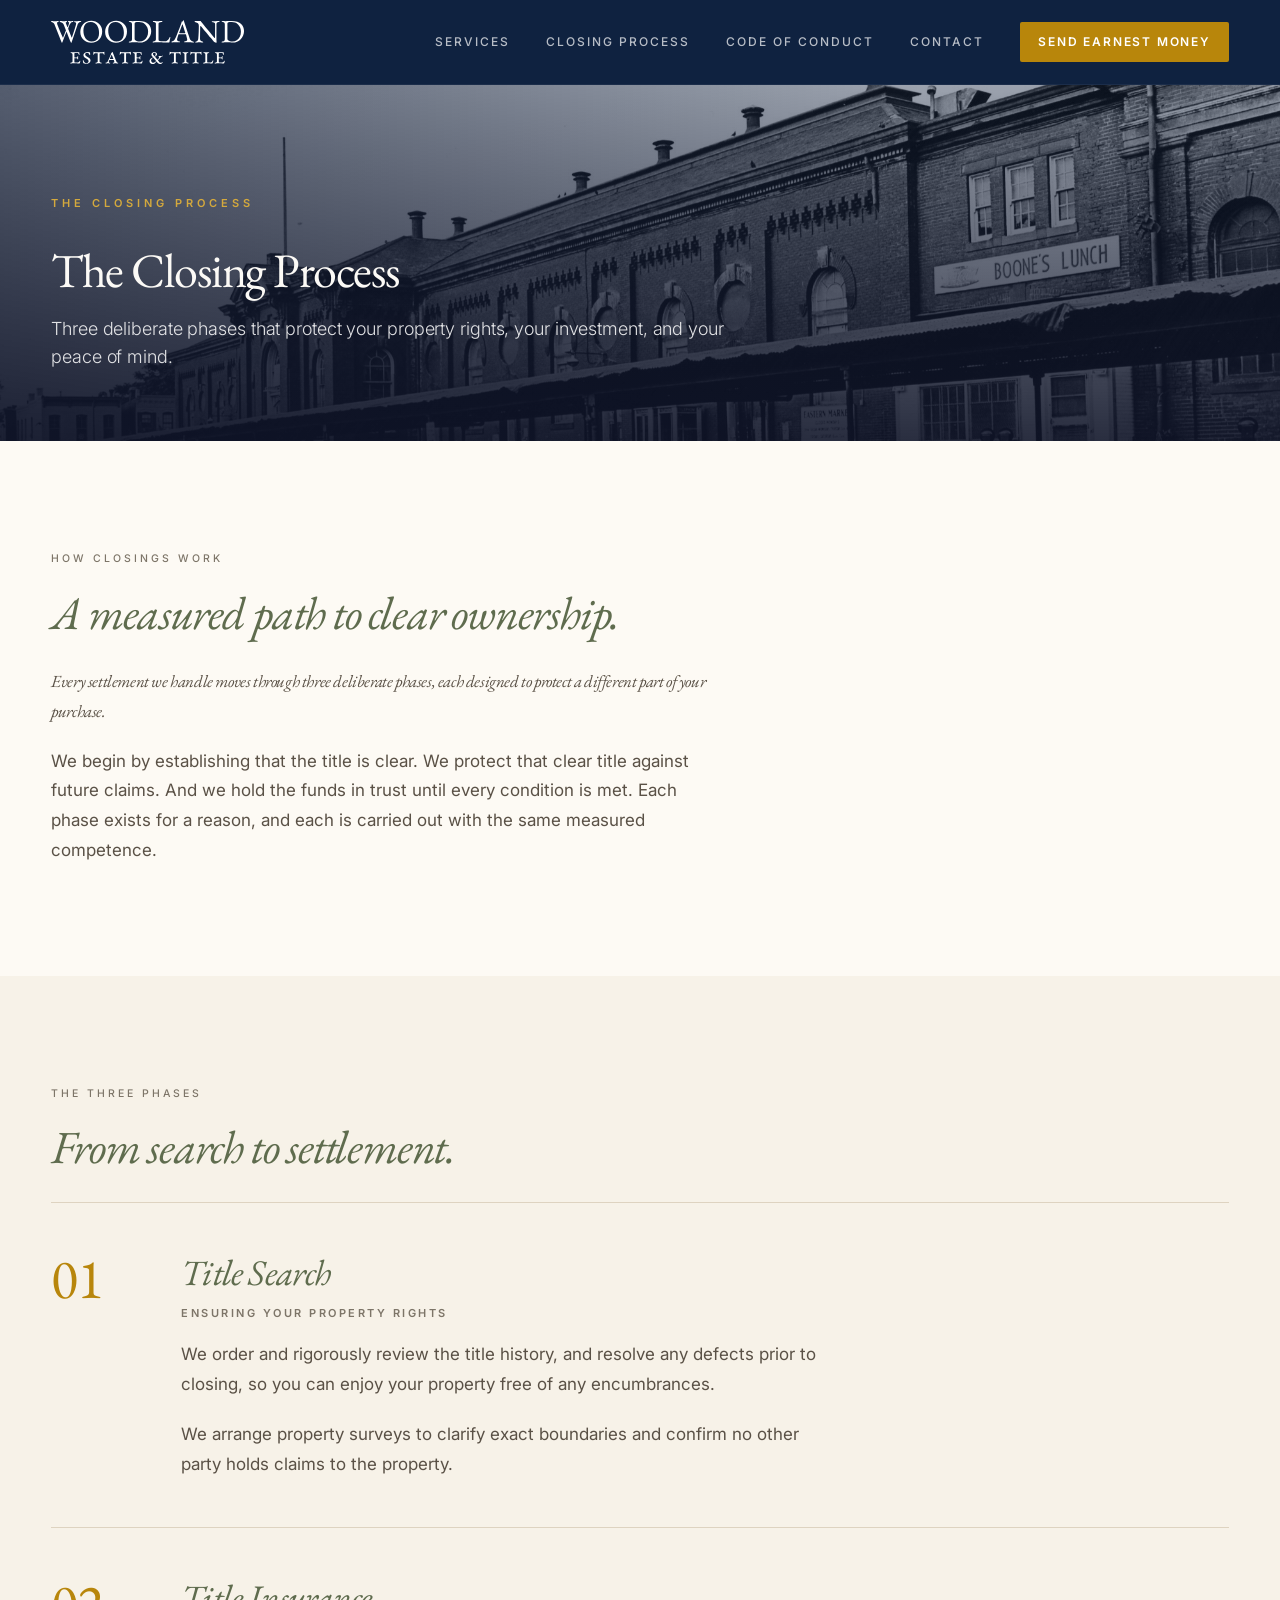
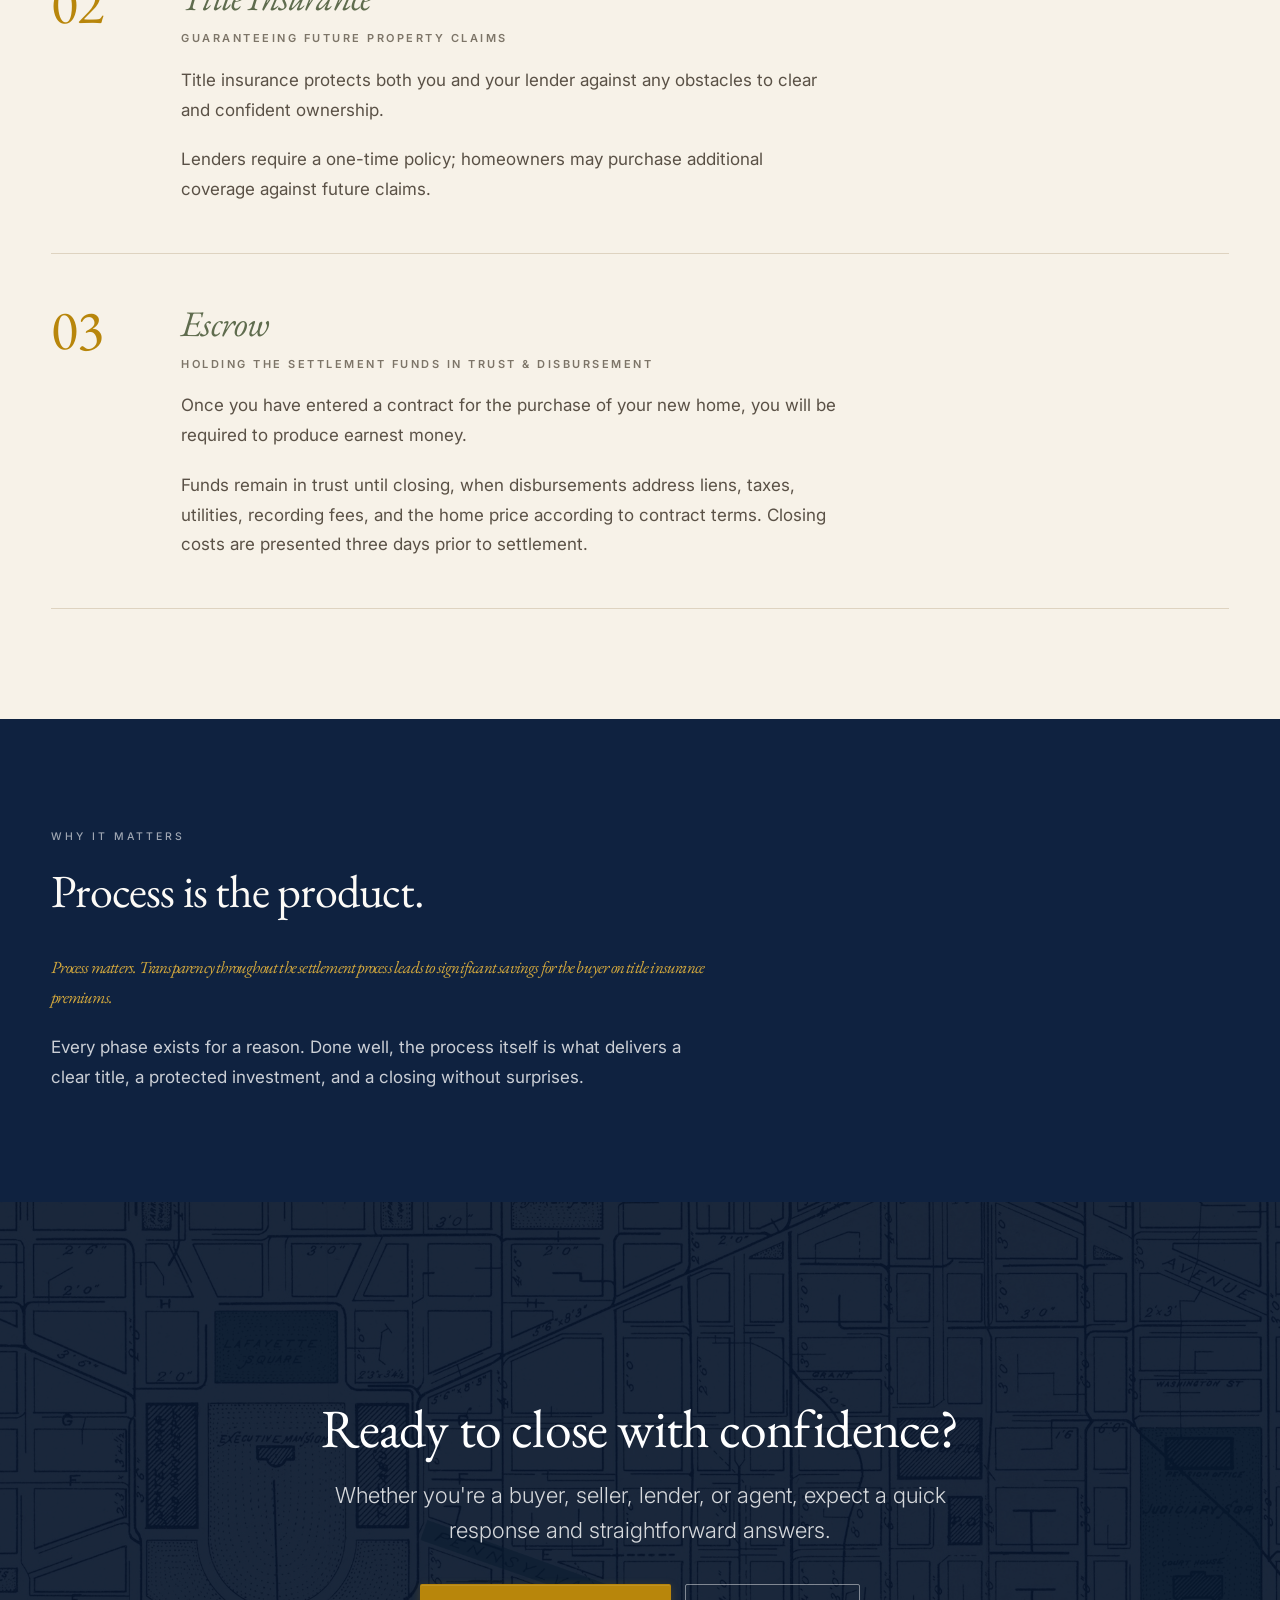
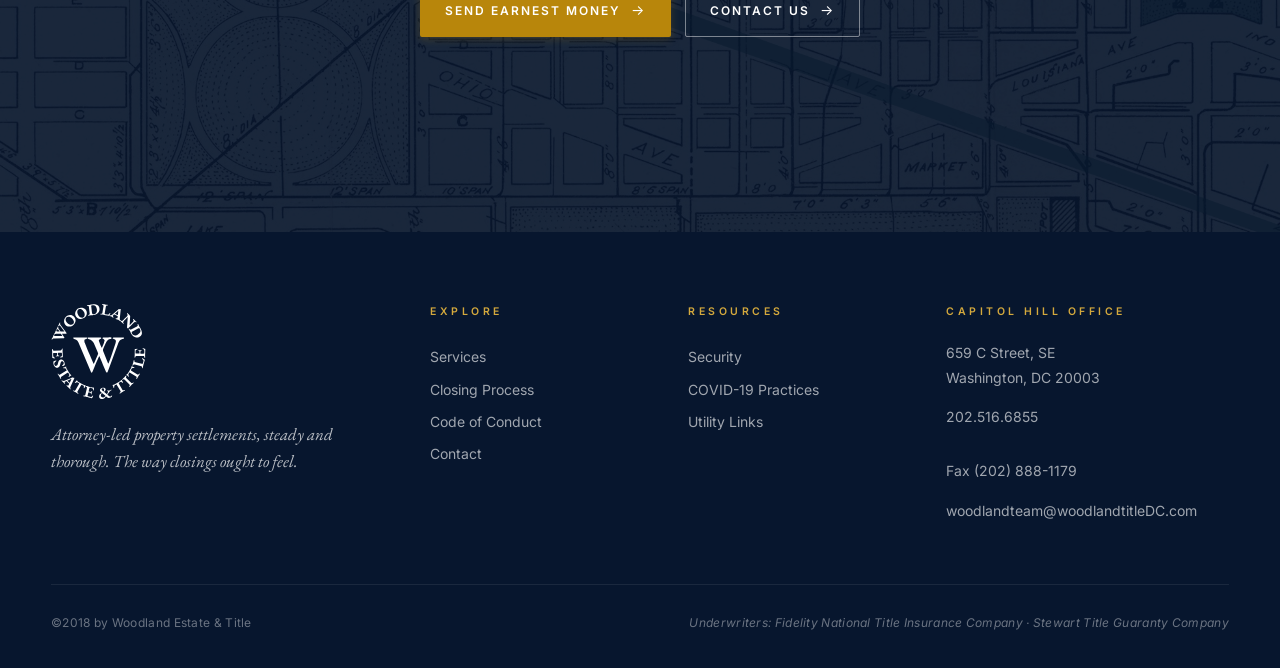
<file: closing-process.html>
<!DOCTYPE html>
<html lang="en">
<head>
  <meta charset="UTF-8">
  <meta name="viewport" content="width=device-width, initial-scale=1.0">
  <title>The Closing Process — Woodland Estate &amp; Title</title>
  <meta name="description" content="Three deliberate phases — title search, title insurance, and escrow — that protect your property rights, your investment, and your peace of mind.">
  <link rel="preconnect" href="https://fonts.googleapis.com">
  <link rel="preconnect" href="https://fonts.gstatic.com" crossorigin>
  <link href="https://fonts.googleapis.com/css2?family=EB+Garamond:ital,wght@0,400;0,500;0,600;0,700;1,400;1,500&family=Inter:wght@300;400;500;600;700&display=swap" rel="stylesheet">
  <link rel="stylesheet" href="styles.css">
</head>
<body>
  <header class="top-header">
    <a class="top-header-brand" href="index.html">
      <img src="assets/woodland-stacked-white.svg" alt="Woodland Estate &amp; Title">
    </a>
    <button class="nav-toggle" aria-label="Toggle navigation" onclick="document.querySelector('.top-nav').classList.toggle('open')">Menu</button>
    <nav class="top-nav">
      <a href="services.html">Services</a>
      <a href="closing-process.html">Closing Process</a>
      <a href="code-of-conduct.html">Code of Conduct</a>
      <a href="contact.html">Contact</a>
      <a class="cta" href="https://woodlandtitledc.paymints.io/create-account" target="_blank" rel="noopener">Send Earnest Money</a>
    </nav>
  </header>

  <main>

    <section class="hero hero-compact">
      <div class="hero-bg"></div>
      <div class="hero-overlay"></div>
      <div class="hero-inner">
        <div class="hero-tag">The Closing Process</div>
        <h1>The Closing Process</h1>
        <div class="hero-divider"></div>
        <p class="hero-sub">Three deliberate phases that protect your property rights, your investment, and your peace of mind.</p>
      </div>
    </section>

    <section class="section section-alt">
      <div class="section-inner narrow">
        <div class="section-tag">How Closings Work</div>
        <h2>A measured path to clear ownership.</h2>
        <p class="lede">Every settlement we handle moves through three deliberate phases, each designed to protect a different part of your purchase.</p>
        <hr class="divider">
        <p>We begin by establishing that the title is clear. We protect that clear title against future claims. And we hold the funds in trust until every condition is met. Each phase exists for a reason, and each is carried out with the same measured competence.</p>
      </div>
    </section>

    <section class="section">
      <div class="section-inner">
        <div class="section-tag">The Three Phases</div>
        <h2>From search to settlement.</h2>

        <div class="step">
          <div class="step-num">01</div>
          <div class="step-body">
            <h3>Title Search</h3>
            <div class="step-subhead">Ensuring Your Property Rights</div>
            <p>We order and rigorously review the title history, and resolve any defects prior to closing, so you can enjoy your property free of any encumbrances.</p>
            <p>We arrange property surveys to clarify exact boundaries and confirm no other party holds claims to the property.</p>
          </div>
        </div>

        <div class="step">
          <div class="step-num">02</div>
          <div class="step-body">
            <h3>Title Insurance</h3>
            <div class="step-subhead">Guaranteeing Future Property Claims</div>
            <p>Title insurance protects both you and your lender against any obstacles to clear and confident ownership.</p>
            <p>Lenders require a one-time policy; homeowners may purchase additional coverage against future claims.</p>
          </div>
        </div>

        <div class="step">
          <div class="step-num">03</div>
          <div class="step-body">
            <h3>Escrow</h3>
            <div class="step-subhead">Holding The Settlement Funds in Trust &amp; Disbursement</div>
            <p>Once you have entered a contract for the purchase of your new home, you will be required to produce earnest money.</p>
            <p>Funds remain in trust until closing, when disbursements address liens, taxes, utilities, recording fees, and the home price according to contract terms. Closing costs are presented three days prior to settlement.</p>
          </div>
        </div>
      </div>
    </section>

    <section class="section section-dark">
      <div class="section-inner narrow">
        <div class="section-tag">Why It Matters</div>
        <h2>Process is the product.</h2>
        <p class="pull-quote">Process matters. Transparency throughout the settlement process leads to significant savings for the buyer on title insurance premiums.</p>
        <p>Every phase exists for a reason. Done well, the process itself is what delivers a clear title, a protected investment, and a closing without surprises.</p>
      </div>
    </section>

    <section class="cta-band">
      <h2>Ready to close with confidence?</h2>
      <p>Whether you're a buyer, seller, lender, or agent, expect a quick response and straightforward answers.</p>
      <div class="cta-actions">
        <a class="btn btn-primary" href="https://woodlandtitledc.paymints.io/create-account" target="_blank" rel="noopener">Send Earnest Money</a>
        <a class="btn btn-secondary" href="contact.html">Contact Us</a>
      </div>
    </section>

  </main>

  <footer class="footer">
    <div class="footer-inner">
      <div class="footer-col footer-brand">
        <div class="footer-logo-spin" aria-label="Woodland Estate &amp; Title">
          <img class="footer-logo-ring" src="assets/circle-ring-white.svg" alt="" aria-hidden="true">
          <img class="footer-logo-w" src="assets/circle-w-white.svg" alt="Woodland Estate &amp; Title">
        </div>
        <p>Attorney-led property settlements, steady and thorough. The way closings ought to feel.</p>
      </div>
      <div class="footer-col">
        <h5>Explore</h5>
        <a href="services.html">Services</a>
        <a href="closing-process.html">Closing Process</a>
        <a href="code-of-conduct.html">Code of Conduct</a>
        <a href="contact.html">Contact</a>
      </div>
      <div class="footer-col">
        <h5>Resources</h5>
        <a href="security.html">Security</a>
        <a href="covid-19.html">COVID-19 Practices</a>
        <a href="utilities.html">Utility Links</a>
      </div>
      <div class="footer-col">
        <h5>Capitol Hill Office</h5>
        <p>659 C Street, SE<br>Washington, DC 20003</p>
        <p><a href="tel:2025166855">202.516.6855</a><br>Fax (202) 888-1179</p>
        <p><a href="mailto:woodlandteam@woodlandtitleDC.com">woodlandteam@woodlandtitleDC.com</a></p>
      </div>
    </div>
    <div class="footer-bottom">
      <div>©2018 by Woodland Estate &amp; Title</div>
      <div class="footer-underwriters">Underwriters: Fidelity National Title Insurance Company · Stewart Title Guaranty Company</div>
    </div>
  </footer>

  <script src="footer-spin.js" defer></script>
</body>
</html>
</file>
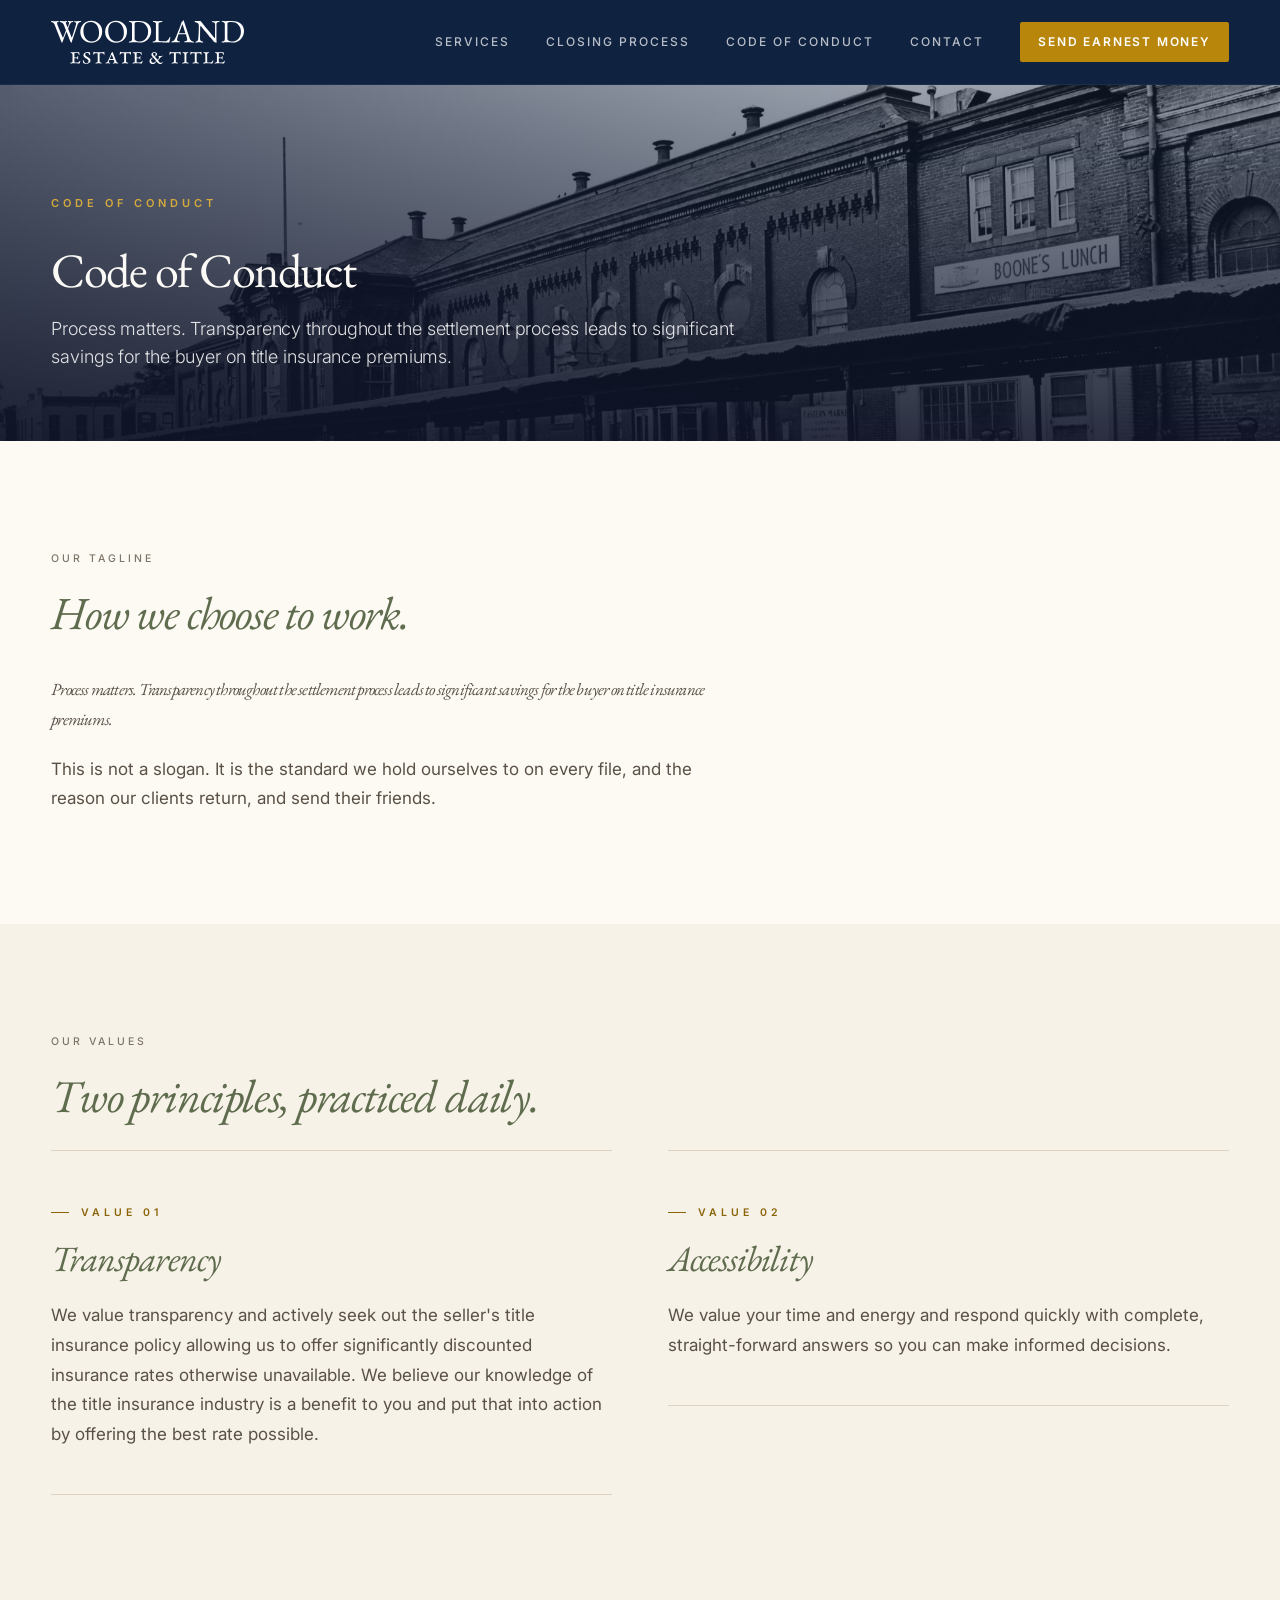
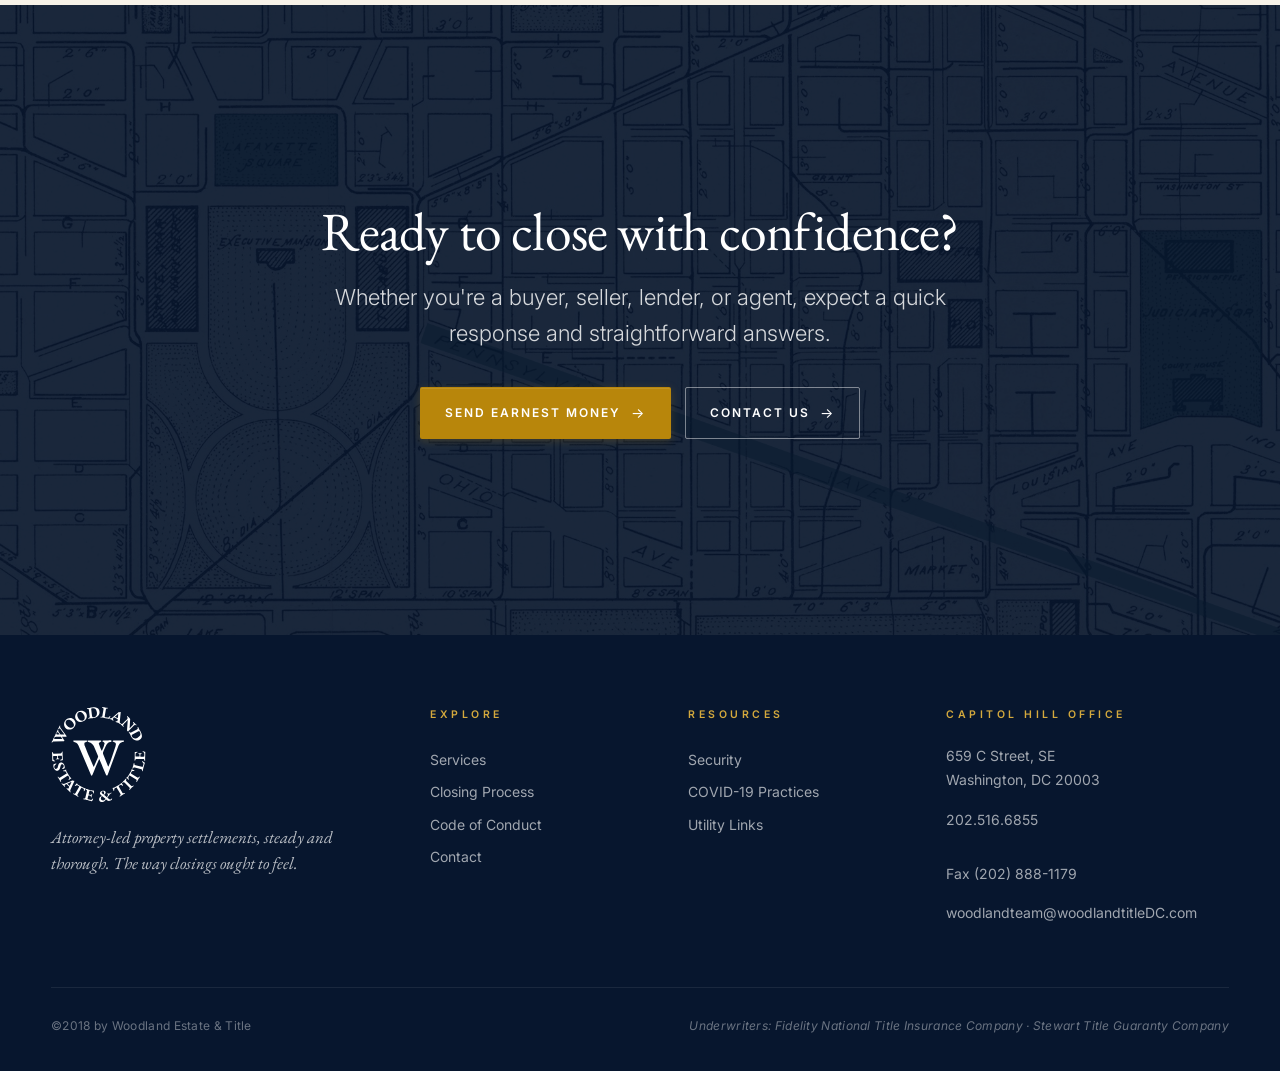
<file: code-of-conduct.html>
<!DOCTYPE html>
<html lang="en">
<head>
  <meta charset="UTF-8">
  <meta name="viewport" content="width=device-width, initial-scale=1.0">
  <title>Code of Conduct — Woodland Estate &amp; Title</title>
  <meta name="description" content="Transparency and accessibility are the values that guide every file we touch — because process matters and trust is earned through consistency.">
  <link rel="preconnect" href="https://fonts.googleapis.com">
  <link rel="preconnect" href="https://fonts.gstatic.com" crossorigin>
  <link href="https://fonts.googleapis.com/css2?family=EB+Garamond:ital,wght@0,400;0,500;0,600;0,700;1,400;1,500&family=Inter:wght@300;400;500;600;700&display=swap" rel="stylesheet">
  <link rel="stylesheet" href="styles.css">
</head>
<body>
  <header class="top-header">
    <a class="top-header-brand" href="index.html">
      <img src="assets/woodland-stacked-white.svg" alt="Woodland Estate &amp; Title">
    </a>
    <button class="nav-toggle" aria-label="Toggle navigation" onclick="document.querySelector('.top-nav').classList.toggle('open')">Menu</button>
    <nav class="top-nav">
      <a href="services.html">Services</a>
      <a href="closing-process.html">Closing Process</a>
      <a href="code-of-conduct.html">Code of Conduct</a>
      <a href="contact.html">Contact</a>
      <a class="cta" href="https://woodlandtitledc.paymints.io/create-account" target="_blank" rel="noopener">Send Earnest Money</a>
    </nav>
  </header>

  <main>

    <section class="hero hero-compact">
      <div class="hero-bg"></div>
      <div class="hero-overlay"></div>
      <div class="hero-inner">
        <div class="hero-tag">Code of Conduct</div>
        <h1>Code of Conduct</h1>
        <div class="hero-divider"></div>
        <p class="hero-sub">Process matters. Transparency throughout the settlement process leads to significant savings for the buyer on title insurance premiums.</p>
      </div>
    </section>

    <section class="section section-alt">
      <div class="section-inner narrow">
        <div class="section-tag">Our Tagline</div>
        <h2>How we choose to work.</h2>
        <p class="pull-quote">Process matters. Transparency throughout the settlement process leads to significant savings for the buyer on title insurance premiums.</p>
        <p>This is not a slogan. It is the standard we hold ourselves to on every file, and the reason our clients return, and send their friends.</p>
      </div>
    </section>

    <section class="section">
      <div class="section-inner">
        <div class="section-tag">Our Values</div>
        <h2>Two principles, practiced daily.</h2>

        <div class="values-grid">
          <div class="value-block">
            <div class="value-label">Value 01</div>
            <h3>Transparency</h3>
            <p>We value transparency and actively seek out the seller's title insurance policy allowing us to offer significantly discounted insurance rates otherwise unavailable. We believe our knowledge of the title insurance industry is a benefit to you and put that into action by offering the best rate possible.</p>
          </div>

          <div class="value-block">
            <div class="value-label">Value 02</div>
            <h3>Accessibility</h3>
            <p>We value your time and energy and respond quickly with complete, straight-forward answers so you can make informed decisions.</p>
          </div>
        </div>
      </div>
    </section>

    <section class="cta-band">
      <h2>Ready to close with confidence?</h2>
      <p>Whether you're a buyer, seller, lender, or agent, expect a quick response and straightforward answers.</p>
      <div class="cta-actions">
        <a class="btn btn-primary" href="https://woodlandtitledc.paymints.io/create-account" target="_blank" rel="noopener">Send Earnest Money</a>
        <a class="btn btn-secondary" href="contact.html">Contact Us</a>
      </div>
    </section>

  </main>

  <footer class="footer">
    <div class="footer-inner">
      <div class="footer-col footer-brand">
        <div class="footer-logo-spin" aria-label="Woodland Estate &amp; Title">
          <img class="footer-logo-ring" src="assets/circle-ring-white.svg" alt="" aria-hidden="true">
          <img class="footer-logo-w" src="assets/circle-w-white.svg" alt="Woodland Estate &amp; Title">
        </div>
        <p>Attorney-led property settlements, steady and thorough. The way closings ought to feel.</p>
      </div>
      <div class="footer-col">
        <h5>Explore</h5>
        <a href="services.html">Services</a>
        <a href="closing-process.html">Closing Process</a>
        <a href="code-of-conduct.html">Code of Conduct</a>
        <a href="contact.html">Contact</a>
      </div>
      <div class="footer-col">
        <h5>Resources</h5>
        <a href="security.html">Security</a>
        <a href="covid-19.html">COVID-19 Practices</a>
        <a href="utilities.html">Utility Links</a>
      </div>
      <div class="footer-col">
        <h5>Capitol Hill Office</h5>
        <p>659 C Street, SE<br>Washington, DC 20003</p>
        <p><a href="tel:2025166855">202.516.6855</a><br>Fax (202) 888-1179</p>
        <p><a href="mailto:woodlandteam@woodlandtitleDC.com">woodlandteam@woodlandtitleDC.com</a></p>
      </div>
    </div>
    <div class="footer-bottom">
      <div>©2018 by Woodland Estate &amp; Title</div>
      <div class="footer-underwriters">Underwriters: Fidelity National Title Insurance Company · Stewart Title Guaranty Company</div>
    </div>
  </footer>

  <script src="footer-spin.js" defer></script>
</body>
</html>
</file>
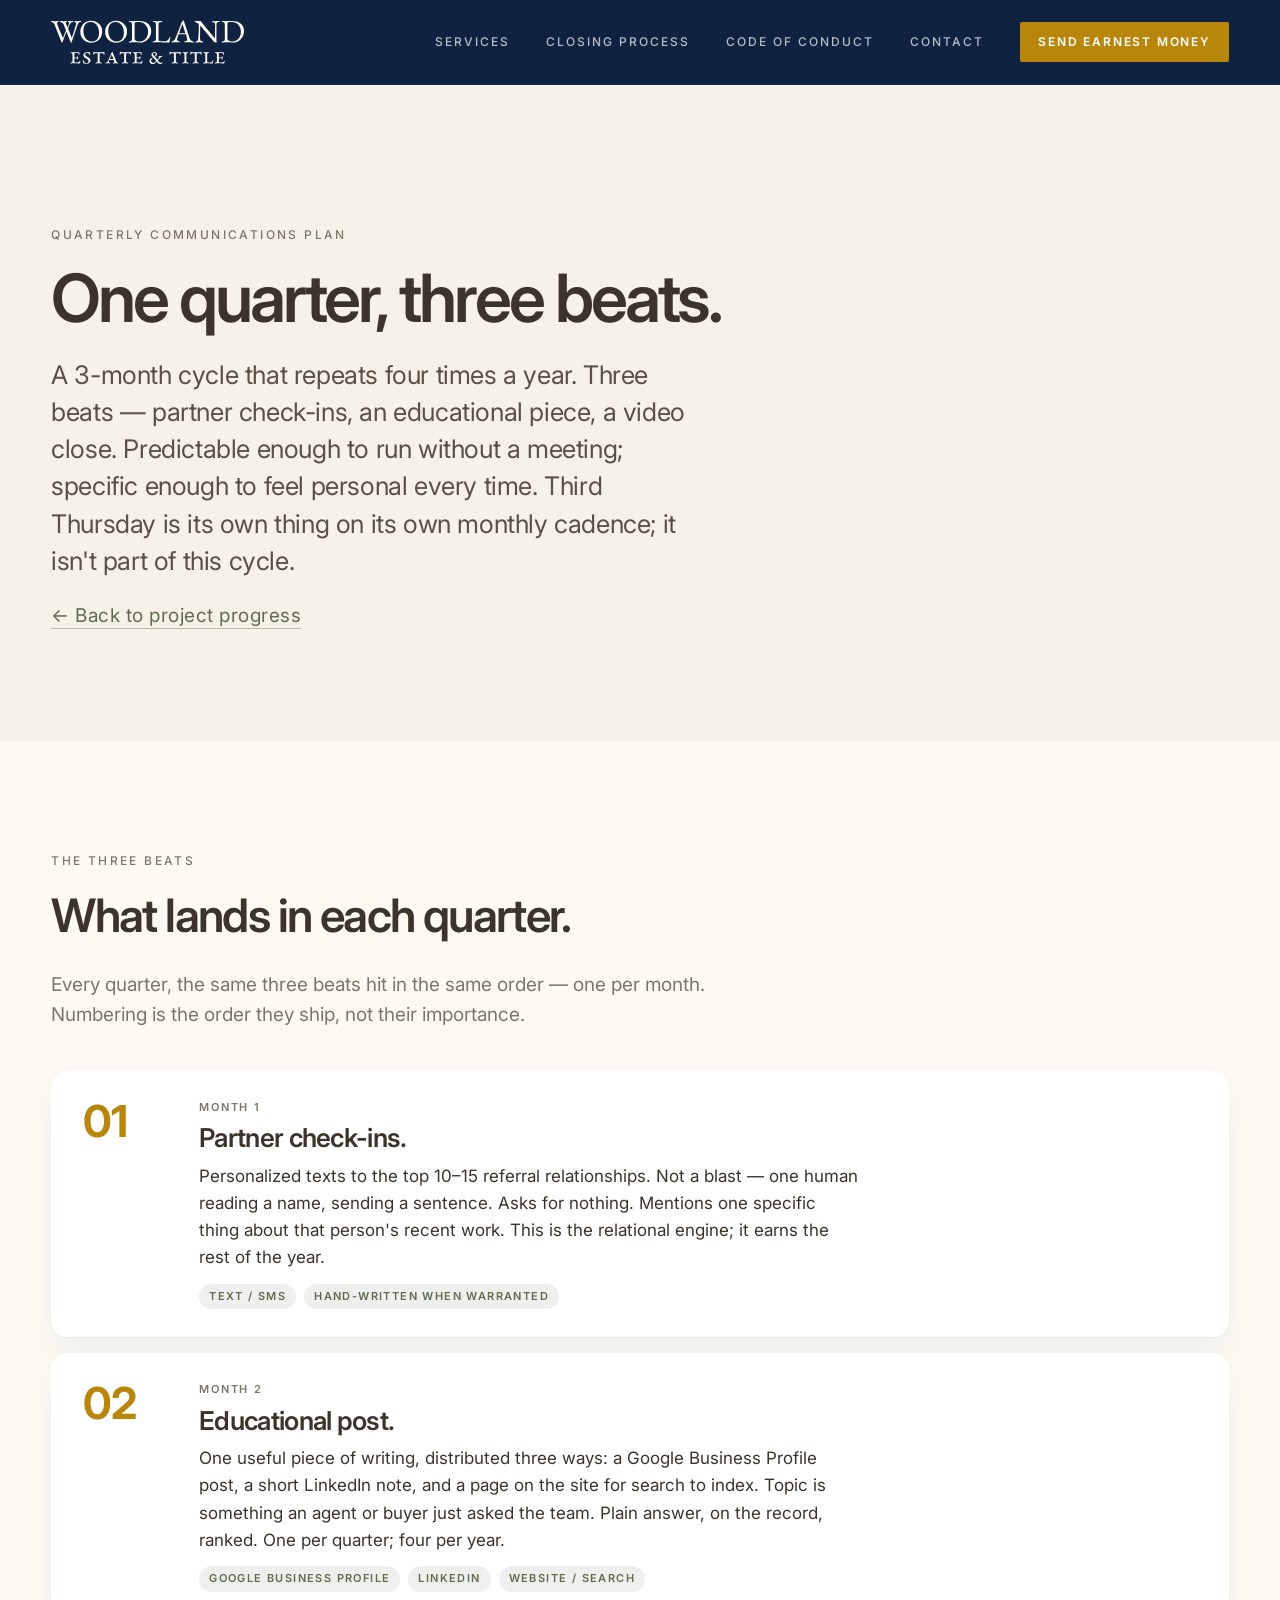
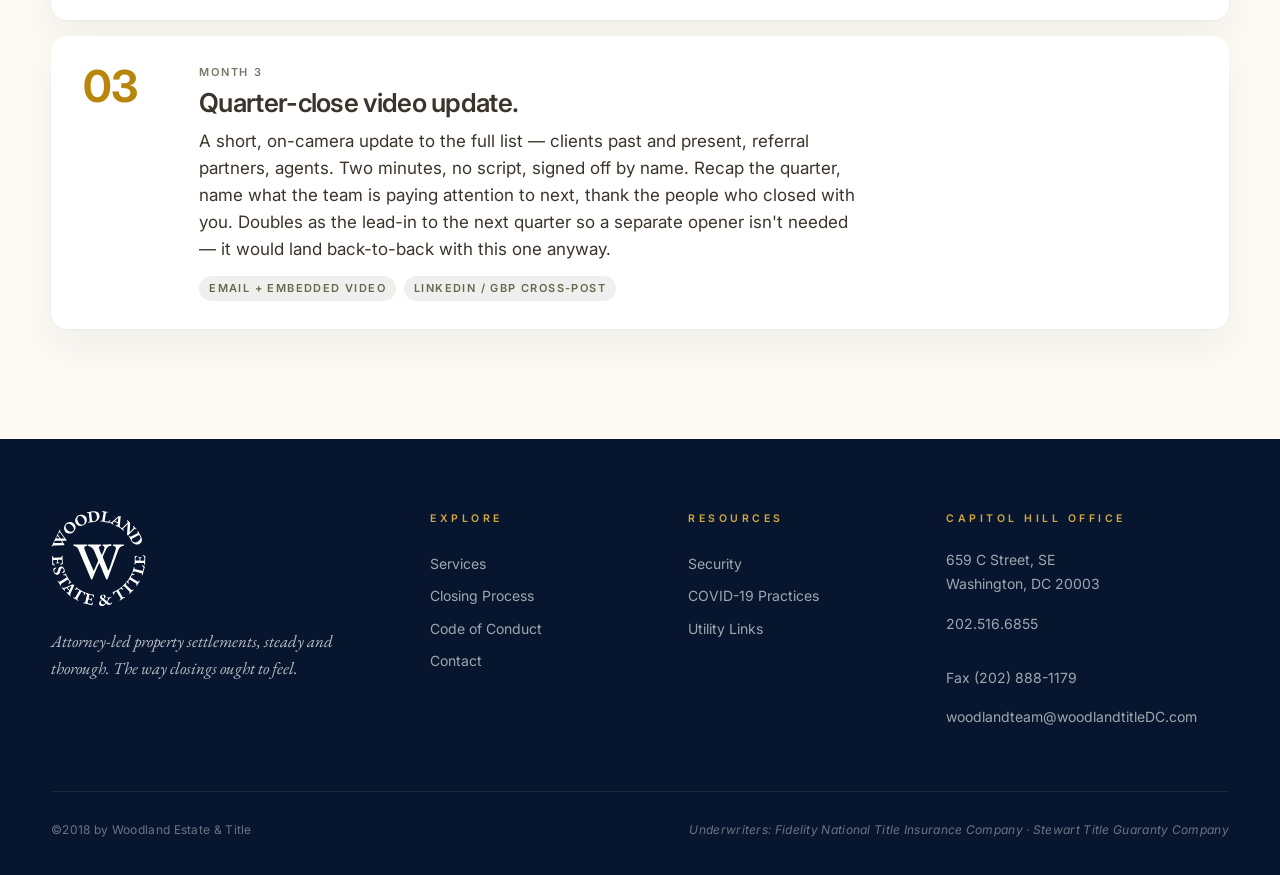
<file: comms-plan.html>
<!DOCTYPE html>
<html lang="en">
<head>
  <meta charset="UTF-8">
  <meta name="viewport" content="width=device-width, initial-scale=1.0">
  <title>Quarterly Communications Plan — Woodland Estate &amp; Title</title>
  <meta name="description" content="A 3-month communications cycle that repeats four times a year — predictable beats for outreach, social, search, and personal touches.">
  <meta name="robots" content="noindex">
  <link rel="preconnect" href="https://fonts.googleapis.com">
  <link rel="preconnect" href="https://fonts.gstatic.com" crossorigin>
  <link href="https://fonts.googleapis.com/css2?family=EB+Garamond:ital,wght@0,400;0,500;0,600;0,700;1,400;1,500&family=Inter:wght@300;400;500;600;700&display=swap" rel="stylesheet">
  <link rel="stylesheet" href="styles.css">
</head>
<body class="report-page">
  <header class="top-header">
    <a class="top-header-brand" href="index.html">
      <img src="../assets/woodland-stacked-white.svg" alt="Woodland Estate &amp; Title">
    </a>
    <button class="nav-toggle" aria-label="Toggle navigation" onclick="document.querySelector('.top-nav').classList.toggle('open')">Menu</button>
    <nav class="top-nav">
      <a href="services.html">Services</a>
      <a href="closing-process.html">Closing Process</a>
      <a href="code-of-conduct.html">Code of Conduct</a>
      <a href="contact.html">Contact</a>
      <a class="cta" href="https://woodlandtitledc.paymints.io/create-account" target="_blank" rel="noopener">Send Earnest Money</a>
    </nav>
  </header>

  <main>
    <section class="section work-intro">
      <div class="section-inner narrow">
        <div class="section-tag">Quarterly Communications Plan</div>
        <h1 class="work-title">One quarter, three beats.</h1>
        <p class="lede">A 3-month cycle that repeats four times a year. Three beats — partner check-ins, an educational piece, a video close. Predictable enough to run without a meeting; specific enough to feel personal every time. Third Thursday is its own thing on its own monthly cadence; it isn't part of this cycle.</p>
        <p class="work-meta"><a href="work.html">&larr; Back to project progress</a></p>
      </div>
    </section>

    <section class="section section-alt">
      <div class="section-inner">
        <div class="work-phase-head">
          <div class="section-tag">The Three Beats</div>
          <h2>What lands in each quarter.</h2>
          <p class="work-phase-sub">Every quarter, the same three beats hit in the same order — one per month. Numbering is the order they ship, not their importance.</p>
        </div>

        <ol class="beats-list" aria-label="Three quarterly beats">
          <li class="beat">
            <div class="beat-num">01</div>
            <div class="beat-body">
              <div class="beat-when">Month 1</div>
              <h3>Partner check-ins.</h3>
              <p>Personalized texts to the top 10–15 referral relationships. Not a blast — one human reading a name, sending a sentence. Asks for nothing. Mentions one specific thing about that person's recent work. This is the relational engine; it earns the rest of the year.</p>
              <ul class="beat-channels">
                <li>Text / SMS</li>
                <li>Hand-written when warranted</li>
              </ul>
            </div>
          </li>
          <li class="beat">
            <div class="beat-num">02</div>
            <div class="beat-body">
              <div class="beat-when">Month 2</div>
              <h3>Educational post.</h3>
              <p>One useful piece of writing, distributed three ways: a Google Business Profile post, a short LinkedIn note, and a page on the site for search to index. Topic is something an agent or buyer just asked the team. Plain answer, on the record, ranked. One per quarter; four per year.</p>
              <ul class="beat-channels">
                <li>Google Business Profile</li>
                <li>LinkedIn</li>
                <li>Website / search</li>
              </ul>
            </div>
          </li>
          <li class="beat">
            <div class="beat-num">03</div>
            <div class="beat-body">
              <div class="beat-when">Month 3</div>
              <h3>Quarter-close video update.</h3>
              <p>A short, on-camera update to the full list — clients past and present, referral partners, agents. Two minutes, no script, signed off by name. Recap the quarter, name what the team is paying attention to next, thank the people who closed with you. Doubles as the lead-in to the next quarter so a separate opener isn't needed — it would land back-to-back with this one anyway.</p>
              <ul class="beat-channels">
                <li>Email + embedded video</li>
                <li>LinkedIn / GBP cross-post</li>
              </ul>
            </div>
          </li>
        </ol>
      </div>
    </section>

  </main>

  <footer class="footer">
    <div class="footer-inner">
      <div class="footer-col footer-brand">
        <div class="footer-logo-spin" aria-label="Woodland Estate &amp; Title">
          <img class="footer-logo-ring" src="../assets/circle-ring-white.svg" alt="" aria-hidden="true">
          <img class="footer-logo-w" src="../assets/circle-w-white.svg" alt="Woodland Estate &amp; Title">
        </div>
        <p>Attorney-led property settlements, steady and thorough. The way closings ought to feel.</p>
      </div>
      <div class="footer-col">
        <h5>Explore</h5>
        <a href="services.html">Services</a>
        <a href="closing-process.html">Closing Process</a>
        <a href="code-of-conduct.html">Code of Conduct</a>
        <a href="contact.html">Contact</a>
      </div>
      <div class="footer-col">
        <h5>Resources</h5>
        <a href="security.html">Security</a>
        <a href="covid-19.html">COVID-19 Practices</a>
        <a href="utilities.html">Utility Links</a>
      </div>
      <div class="footer-col">
        <h5>Capitol Hill Office</h5>
        <p>659 C Street, SE<br>Washington, DC 20003</p>
        <p><a href="tel:2025166855">202.516.6855</a><br>Fax (202) 888-1179</p>
        <p><a href="mailto:woodlandteam@woodlandtitleDC.com">woodlandteam@woodlandtitleDC.com</a></p>
      </div>
    </div>
    <div class="footer-bottom">
      <div>©2018 by Woodland Estate &amp; Title</div>
      <div class="footer-underwriters">Underwriters: Fidelity National Title Insurance Company · Stewart Title Guaranty Company</div>
    </div>
  </footer>

  <script src="footer-spin.js" defer></script>
</body>
</html>
</file>
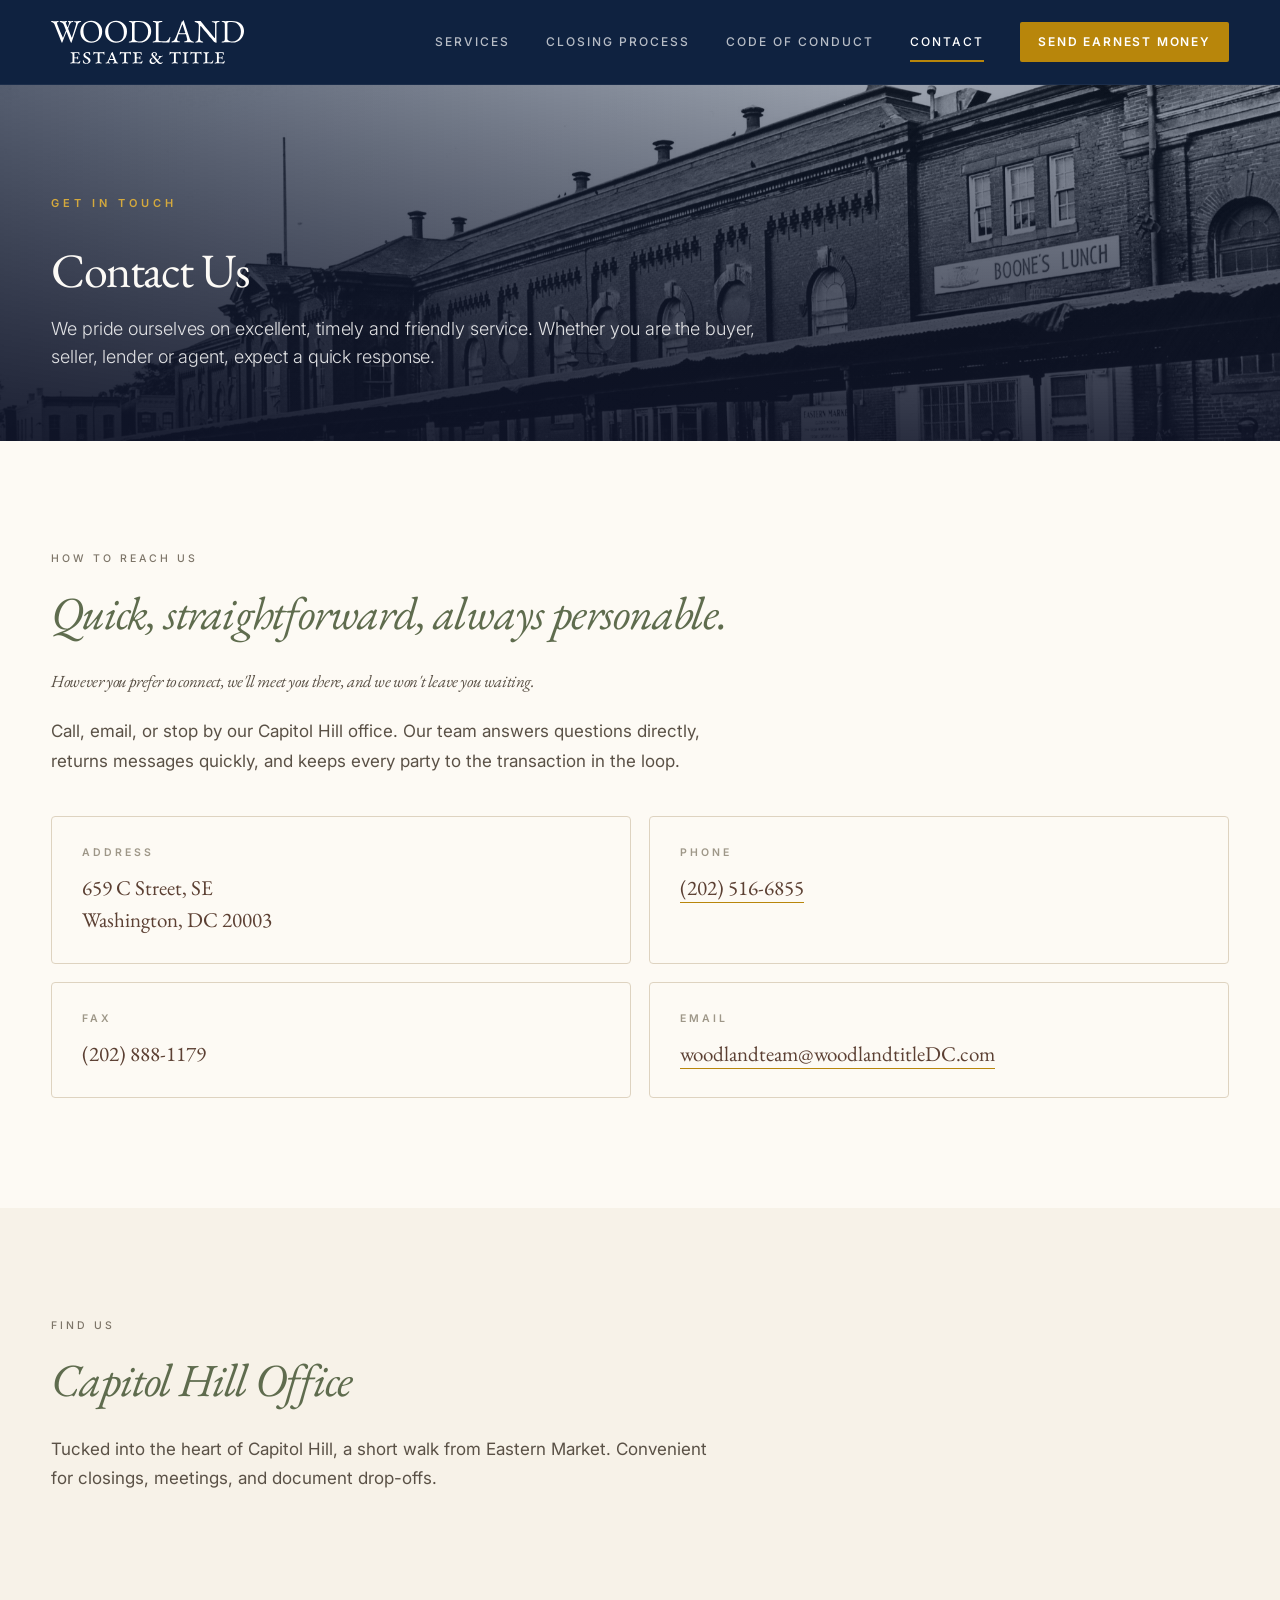
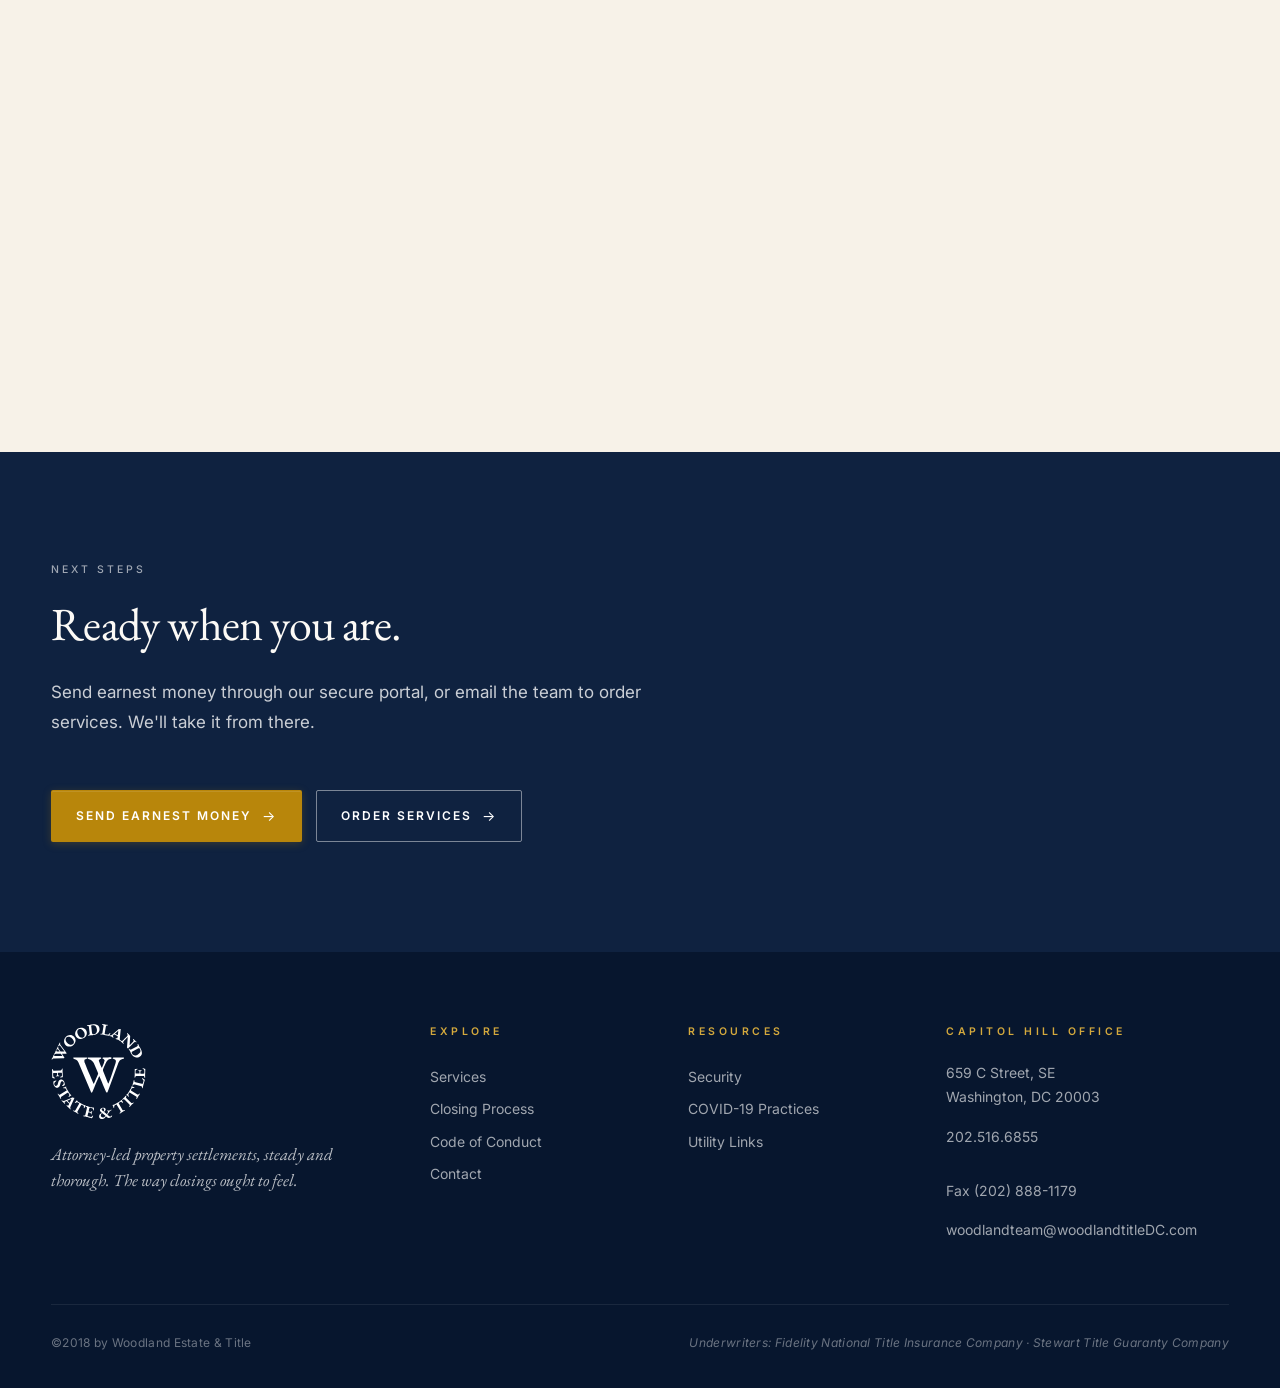
<file: contact.html>
<!DOCTYPE html>
<html lang="en">
<head>
  <meta charset="UTF-8">
  <meta name="viewport" content="width=device-width, initial-scale=1.0">
  <title>Contact — Woodland Estate &amp; Title</title>
  <meta name="description" content="Reach the Woodland Estate &amp; Title team in Capitol Hill, Washington, DC. Quick, friendly responses for buyers, sellers, lenders, and agents across DC, Maryland, and Virginia.">
  <link rel="preconnect" href="https://fonts.googleapis.com">
  <link rel="preconnect" href="https://fonts.gstatic.com" crossorigin>
  <link href="https://fonts.googleapis.com/css2?family=EB+Garamond:ital,wght@0,400;0,500;0,600;0,700;1,400;1,500&family=Inter:wght@300;400;500;600;700&display=swap" rel="stylesheet">
  <link rel="stylesheet" href="styles.css">
</head>
<body>
  <header class="top-header">
    <a class="top-header-brand" href="index.html">
      <img src="assets/woodland-stacked-white.svg" alt="Woodland Estate &amp; Title">
    </a>
    <button class="nav-toggle" aria-label="Toggle navigation" onclick="document.querySelector('.top-nav').classList.toggle('open')">Menu</button>
    <nav class="top-nav">
      <a href="services.html">Services</a>
      <a href="closing-process.html">Closing Process</a>
      <a href="code-of-conduct.html">Code of Conduct</a>
      <a href="contact.html" class="active">Contact</a>
      <a class="cta" href="https://woodlandtitledc.paymints.io/create-account" target="_blank" rel="noopener">Send Earnest Money</a>
    </nav>
  </header>

  <!-- ─── HERO ─── -->
  <section class="hero hero-compact">
    <div class="hero-bg"></div>
    <div class="hero-overlay"></div>
    <div class="hero-inner">
      <div class="hero-tag">Get In Touch</div>
      <h1>Contact Us</h1>
      <div class="hero-divider"></div>
      <p class="hero-sub">We pride ourselves on excellent, timely and friendly service. Whether you are the buyer, seller, lender or agent, expect a quick response.</p>
    </div>
  </section>

  <!-- ─── CONTACT DETAILS ─── -->
  <section class="section section-alt">
    <div class="section-inner">
      <div class="section-tag">How To Reach Us</div>
      <h2>Quick, straightforward, always personable.</h2>
      <p class="lede">However you prefer to connect, we'll meet you there, and we won't leave you waiting.</p>
      <p>Call, email, or stop by our Capitol Hill office. Our team answers questions directly, returns messages quickly, and keeps every party to the transaction in the loop.</p>

      <div class="contact-info">
        <div class="contact-block">
          <div class="label">Address</div>
          <p class="value">659 C Street, SE<br>Washington, DC 20003</p>
        </div>
        <div class="contact-block">
          <div class="label">Phone</div>
          <p class="value"><a href="tel:2025166855">(202) 516-6855</a></p>
        </div>
        <div class="contact-block">
          <div class="label">Fax</div>
          <p class="value">(202) 888-1179</p>
        </div>
        <div class="contact-block">
          <div class="label">Email</div>
          <p class="value"><a href="mailto:woodlandteam@woodlandtitleDC.com">woodlandteam@woodlandtitleDC.com</a></p>
        </div>
      </div>
    </div>
  </section>

  <!-- ─── MAP ─── -->
  <section class="section">
    <div class="section-inner">
      <div class="section-tag">Find Us</div>
      <h2>Capitol Hill Office</h2>
      <p>Tucked into the heart of Capitol Hill, a short walk from Eastern Market. Convenient for closings, meetings, and document drop-offs.</p>
      <hr class="divider">
      <iframe
        src="https://www.google.com/maps?q=659+C+Street+SE+Washington+DC+20003&output=embed"
        width="100%"
        height="420"
        style="border:0; border-radius:8px;"
        loading="lazy"
        referrerpolicy="no-referrer-when-downgrade"
        allowfullscreen
        title="Woodland Estate &amp; Title — 659 C Street SE, Washington, DC"></iframe>
    </div>
  </section>

  <!-- ─── ACTION BAND ─── -->
  <section class="section section-dark">
    <div class="section-inner narrow">
      <div class="section-tag">Next Steps</div>
      <h2>Ready when you are.</h2>
      <p>Send earnest money through our secure portal, or email the team to order services. We'll take it from there.</p>
      <div class="hero-actions">
        <a class="btn btn-primary" href="https://woodlandtitledc.paymints.io/create-account" target="_blank" rel="noopener">Send Earnest Money</a>
        <a class="btn btn-secondary" href="mailto:woodlandteam@woodlandtitleDC.com">Order Services</a>
      </div>
    </div>
  </section>

  <!-- ─── FOOTER ─── -->
  <footer class="footer">
    <div class="footer-inner">
      <div class="footer-col footer-brand">
        <div class="footer-logo-spin" aria-label="Woodland Estate &amp; Title">
          <img class="footer-logo-ring" src="assets/circle-ring-white.svg" alt="" aria-hidden="true">
          <img class="footer-logo-w" src="assets/circle-w-white.svg" alt="Woodland Estate &amp; Title">
        </div>
        <p>Attorney-led property settlements, steady and thorough. The way closings ought to feel.</p>
      </div>
      <div class="footer-col">
        <h5>Explore</h5>
        <a href="services.html">Services</a>
        <a href="closing-process.html">Closing Process</a>
        <a href="code-of-conduct.html">Code of Conduct</a>
        <a href="contact.html">Contact</a>
      </div>
      <div class="footer-col">
        <h5>Resources</h5>
        <a href="security.html">Security</a>
        <a href="covid-19.html">COVID-19 Practices</a>
        <a href="utilities.html">Utility Links</a>
      </div>
      <div class="footer-col">
        <h5>Capitol Hill Office</h5>
        <p>659 C Street, SE<br>Washington, DC 20003</p>
        <p><a href="tel:2025166855">202.516.6855</a><br>Fax (202) 888-1179</p>
        <p><a href="mailto:woodlandteam@woodlandtitleDC.com">woodlandteam@woodlandtitleDC.com</a></p>
      </div>
    </div>
    <div class="footer-bottom">
      <div>©2018 by Woodland Estate &amp; Title</div>
      <div class="footer-underwriters">Underwriters: Fidelity National Title Insurance Company · Stewart Title Guaranty Company</div>
    </div>
  </footer>

  <script src="footer-spin.js" defer></script>
</body>
</html>
</file>
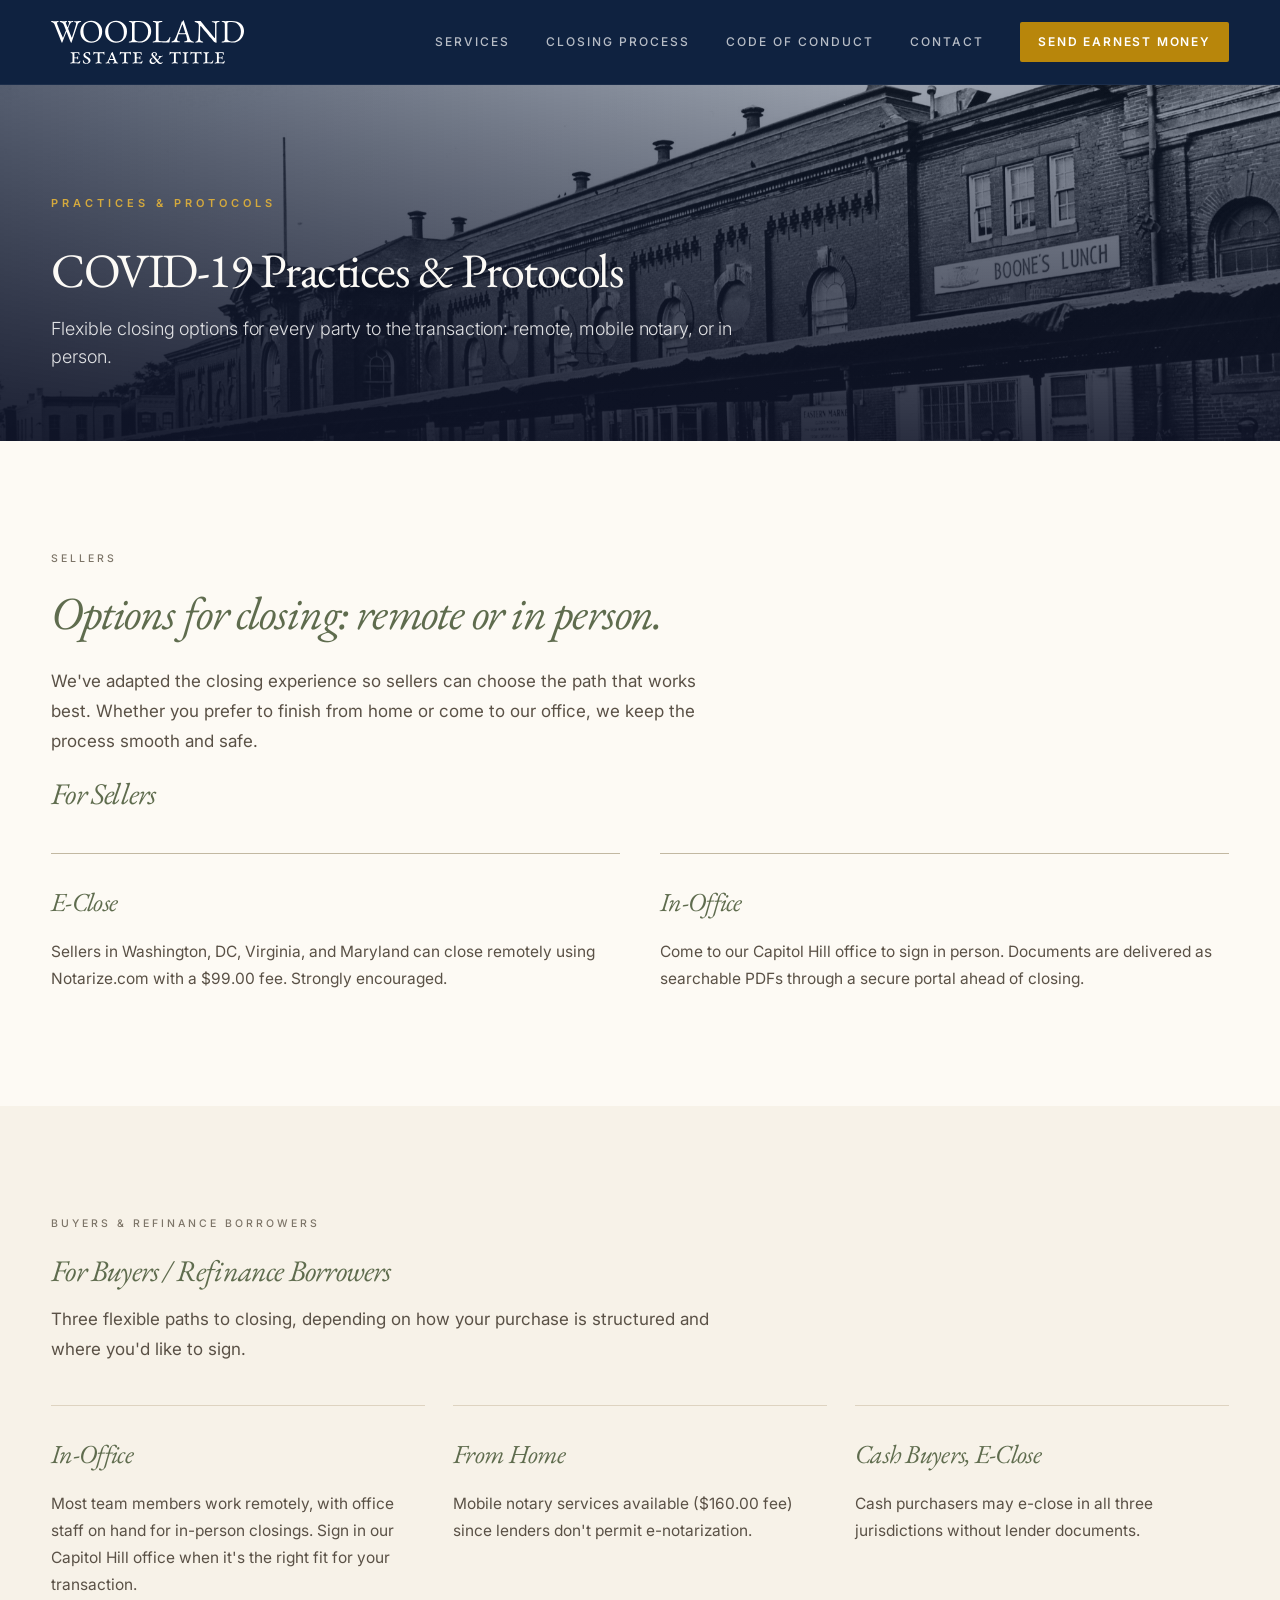
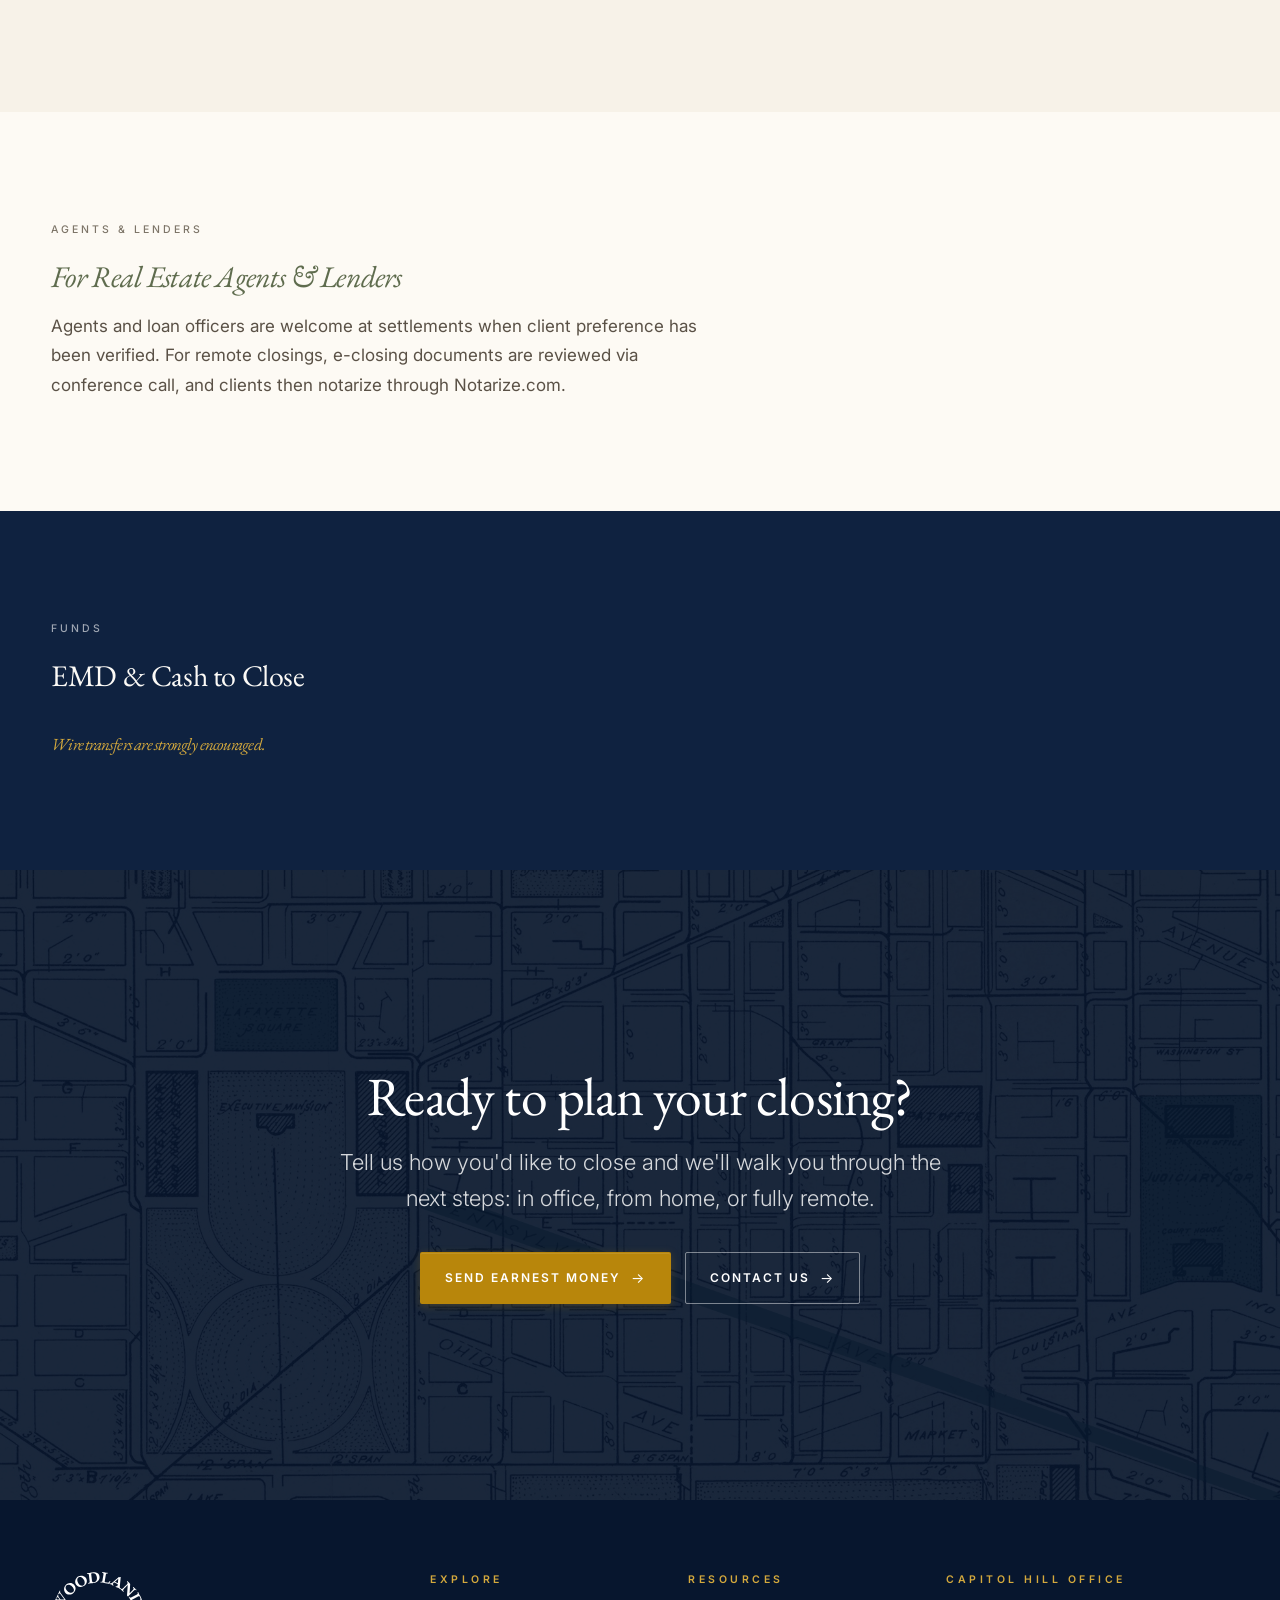
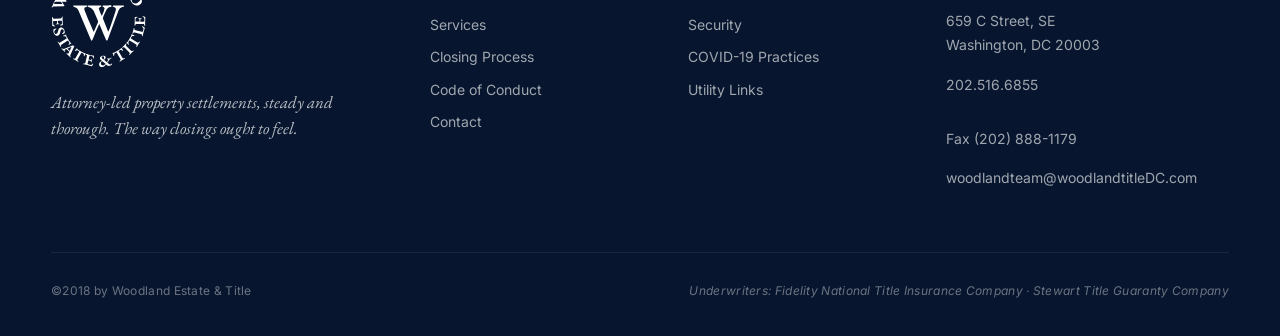
<file: covid-19.html>
<!DOCTYPE html>
<html lang="en">
<head>
  <meta charset="UTF-8">
  <meta name="viewport" content="width=device-width, initial-scale=1.0">
  <title>COVID-19 Practices &amp; Protocols — Woodland Estate &amp; Title</title>
  <meta name="description" content="Flexible closing options for sellers, buyers, refinance borrowers, agents, and lenders at Woodland Estate &amp; Title — remote e-close, mobile notary, or in-office signing.">
  <link rel="preconnect" href="https://fonts.googleapis.com">
  <link rel="preconnect" href="https://fonts.gstatic.com" crossorigin>
  <link href="https://fonts.googleapis.com/css2?family=EB+Garamond:ital,wght@0,400;0,500;0,600;0,700;1,400;1,500&family=Inter:wght@300;400;500;600;700&display=swap" rel="stylesheet">
  <link rel="stylesheet" href="styles.css">
</head>
<body>
  <header class="top-header">
    <a class="top-header-brand" href="index.html">
      <img src="assets/woodland-stacked-white.svg" alt="Woodland Estate &amp; Title">
    </a>
    <button class="nav-toggle" aria-label="Toggle navigation" onclick="document.querySelector('.top-nav').classList.toggle('open')">Menu</button>
    <nav class="top-nav">
      <a href="services.html">Services</a>
      <a href="closing-process.html">Closing Process</a>
      <a href="code-of-conduct.html">Code of Conduct</a>
      <a href="contact.html">Contact</a>
      <a class="cta" href="https://woodlandtitledc.paymints.io/create-account" target="_blank" rel="noopener">Send Earnest Money</a>
    </nav>
  </header>

  <!-- ─── HERO ─── -->
  <section class="hero hero-compact">
    <div class="hero-bg"></div>
    <div class="hero-overlay"></div>
    <div class="hero-inner">
      <div class="hero-tag">Practices &amp; Protocols</div>
      <h1>COVID-19 Practices &amp; Protocols</h1>
      <div class="hero-divider"></div>
      <p class="hero-sub">Flexible closing options for every party to the transaction: remote, mobile notary, or in person.</p>
    </div>
  </section>

  <!-- ─── FOR SELLERS ─── -->
  <section class="section section-alt">
    <div class="section-inner">
      <div class="section-tag">Sellers</div>
      <h2>Options for closing: remote or in person.</h2>
      <p>We've adapted the closing experience so sellers can choose the path that works best. Whether you prefer to finish from home or come to our office, we keep the process smooth and safe.</p>
      <hr class="divider">
      <h3>For Sellers</h3>

      <div class="two-col-grid">
        <div class="card">
          <h4>E-Close</h4>
          <p>Sellers in Washington, DC, Virginia, and Maryland can close remotely using Notarize.com with a $99.00 fee. Strongly encouraged.</p>
        </div>
        <div class="card">
          <h4>In-Office</h4>
          <p>Come to our Capitol Hill office to sign in person. Documents are delivered as searchable PDFs through a secure portal ahead of closing.</p>
        </div>
      </div>
    </div>
  </section>

  <!-- ─── FOR BUYERS / REFI ─── -->
  <section class="section">
    <div class="section-inner">
      <div class="section-tag">Buyers &amp; Refinance Borrowers</div>
      <h3>For Buyers / Refinance Borrowers</h3>
      <p>Three flexible paths to closing, depending on how your purchase is structured and where you'd like to sign.</p>

      <div class="three-col-grid">
        <div class="card">
          <h4>In-Office</h4>
          <p>Most team members work remotely, with office staff on hand for in-person closings. Sign in our Capitol Hill office when it's the right fit for your transaction.</p>
        </div>
        <div class="card">
          <h4>From Home</h4>
          <p>Mobile notary services available ($160.00 fee) since lenders don't permit e-notarization.</p>
        </div>
        <div class="card">
          <h4>Cash Buyers, E-Close</h4>
          <p>Cash purchasers may e-close in all three jurisdictions without lender documents.</p>
        </div>
      </div>
    </div>
  </section>

  <!-- ─── FOR AGENTS & LENDERS ─── -->
  <section class="section section-alt">
    <div class="section-inner narrow">
      <div class="section-tag">Agents &amp; Lenders</div>
      <h3>For Real Estate Agents &amp; Lenders</h3>
      <p>Agents and loan officers are welcome at settlements when client preference has been verified. For remote closings, e-closing documents are reviewed via conference call, and clients then notarize through Notarize.com.</p>
    </div>
  </section>

  <!-- ─── EMD & CASH TO CLOSE ─── -->
  <section class="section section-dark">
    <div class="section-inner narrow">
      <div class="section-tag">Funds</div>
      <h3>EMD &amp; Cash to Close</h3>
      <p class="pull-quote">Wire transfers are strongly encouraged.</p>
    </div>
  </section>

  <!-- ─── CTA BAND ─── -->
  <section class="cta-band">
    <h2>Ready to plan your closing?</h2>
    <p>Tell us how you'd like to close and we'll walk you through the next steps: in office, from home, or fully remote.</p>
    <div class="cta-actions">
      <a class="btn btn-primary" href="https://woodlandtitledc.paymints.io/create-account" target="_blank" rel="noopener">Send Earnest Money</a>
      <a class="btn btn-secondary" href="contact.html">Contact Us</a>
    </div>
  </section>

  <!-- ─── FOOTER ─── -->
  <footer class="footer">
    <div class="footer-inner">
      <div class="footer-col footer-brand">
        <div class="footer-logo-spin" aria-label="Woodland Estate &amp; Title">
          <img class="footer-logo-ring" src="assets/circle-ring-white.svg" alt="" aria-hidden="true">
          <img class="footer-logo-w" src="assets/circle-w-white.svg" alt="Woodland Estate &amp; Title">
        </div>
        <p>Attorney-led property settlements, steady and thorough. The way closings ought to feel.</p>
      </div>
      <div class="footer-col">
        <h5>Explore</h5>
        <a href="services.html">Services</a>
        <a href="closing-process.html">Closing Process</a>
        <a href="code-of-conduct.html">Code of Conduct</a>
        <a href="contact.html">Contact</a>
      </div>
      <div class="footer-col">
        <h5>Resources</h5>
        <a href="security.html">Security</a>
        <a href="covid-19.html">COVID-19 Practices</a>
        <a href="utilities.html">Utility Links</a>
      </div>
      <div class="footer-col">
        <h5>Capitol Hill Office</h5>
        <p>659 C Street, SE<br>Washington, DC 20003</p>
        <p><a href="tel:2025166855">202.516.6855</a><br>Fax (202) 888-1179</p>
        <p><a href="mailto:woodlandteam@woodlandtitleDC.com">woodlandteam@woodlandtitleDC.com</a></p>
      </div>
    </div>
    <div class="footer-bottom">
      <div>©2018 by Woodland Estate &amp; Title</div>
      <div class="footer-underwriters">Underwriters: Fidelity National Title Insurance Company · Stewart Title Guaranty Company</div>
    </div>
  </footer>

  <script src="footer-spin.js" defer></script>
</body>
</html>
</file>
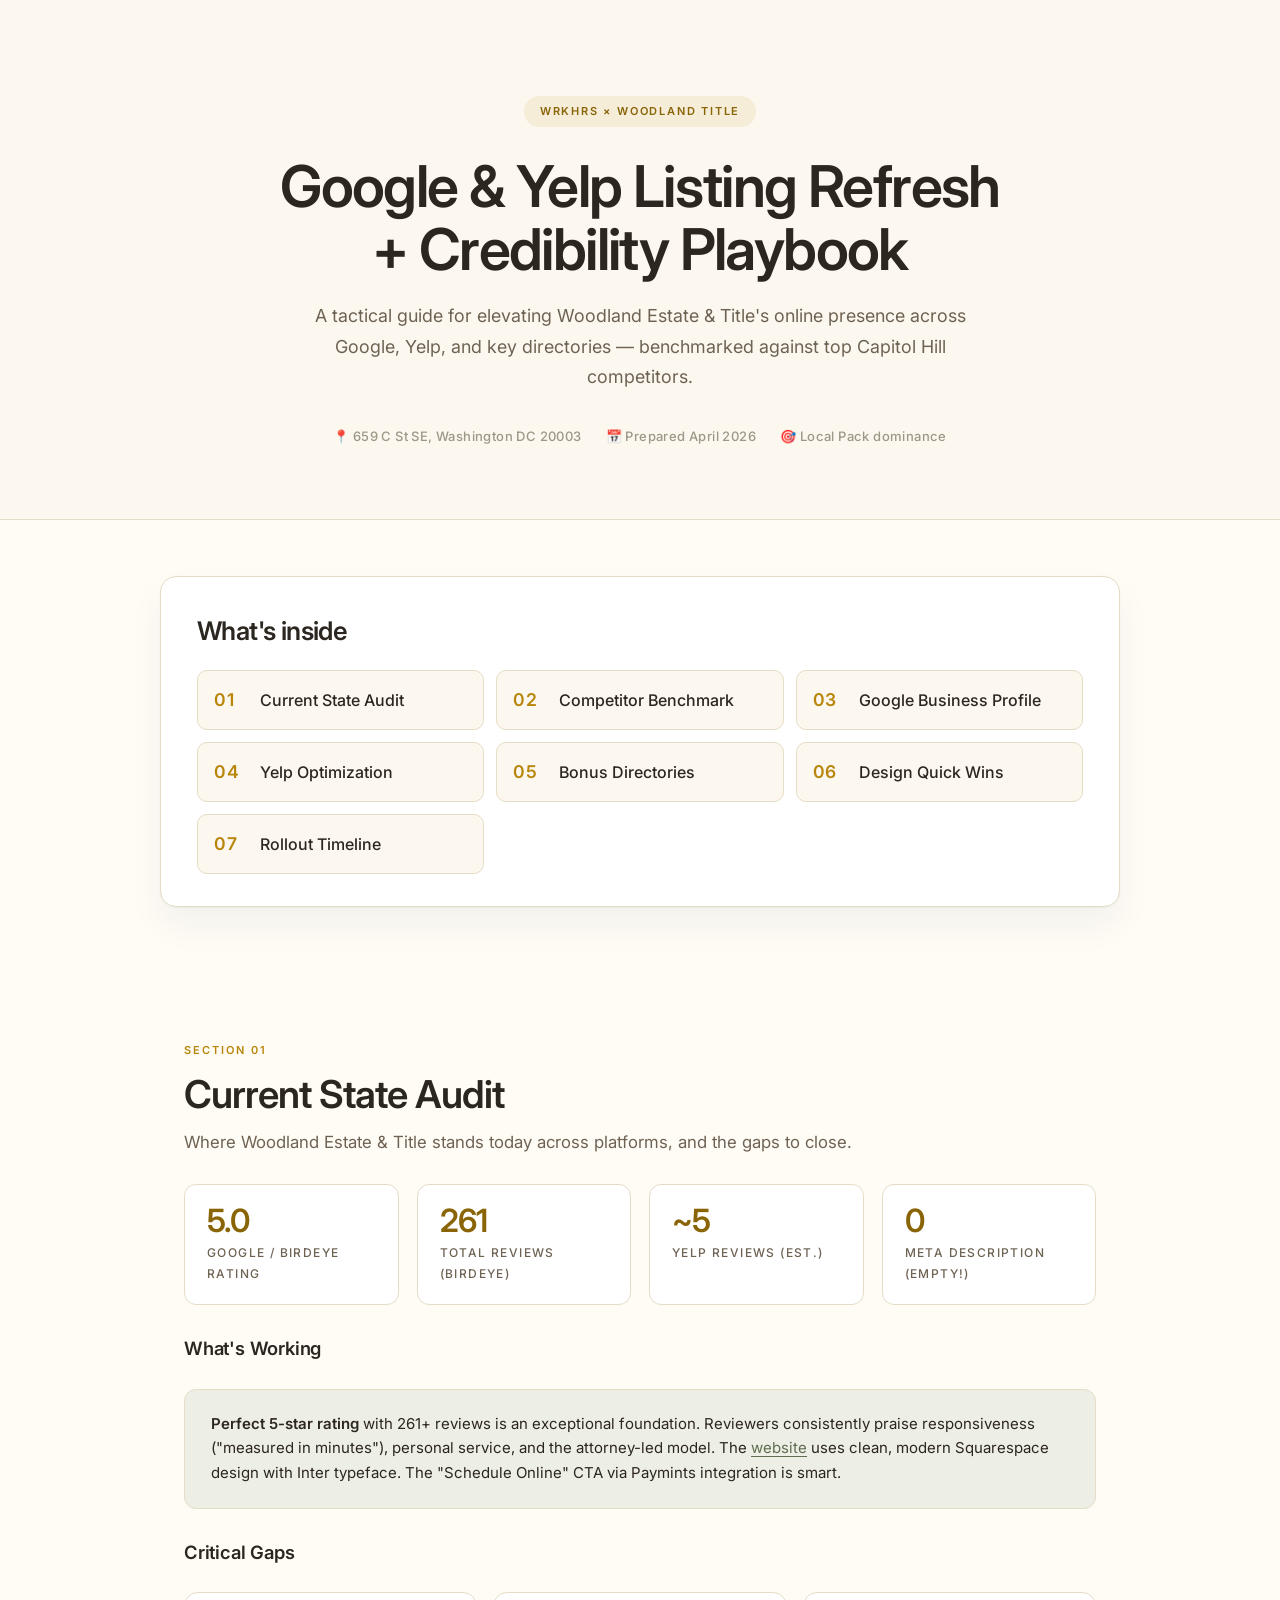
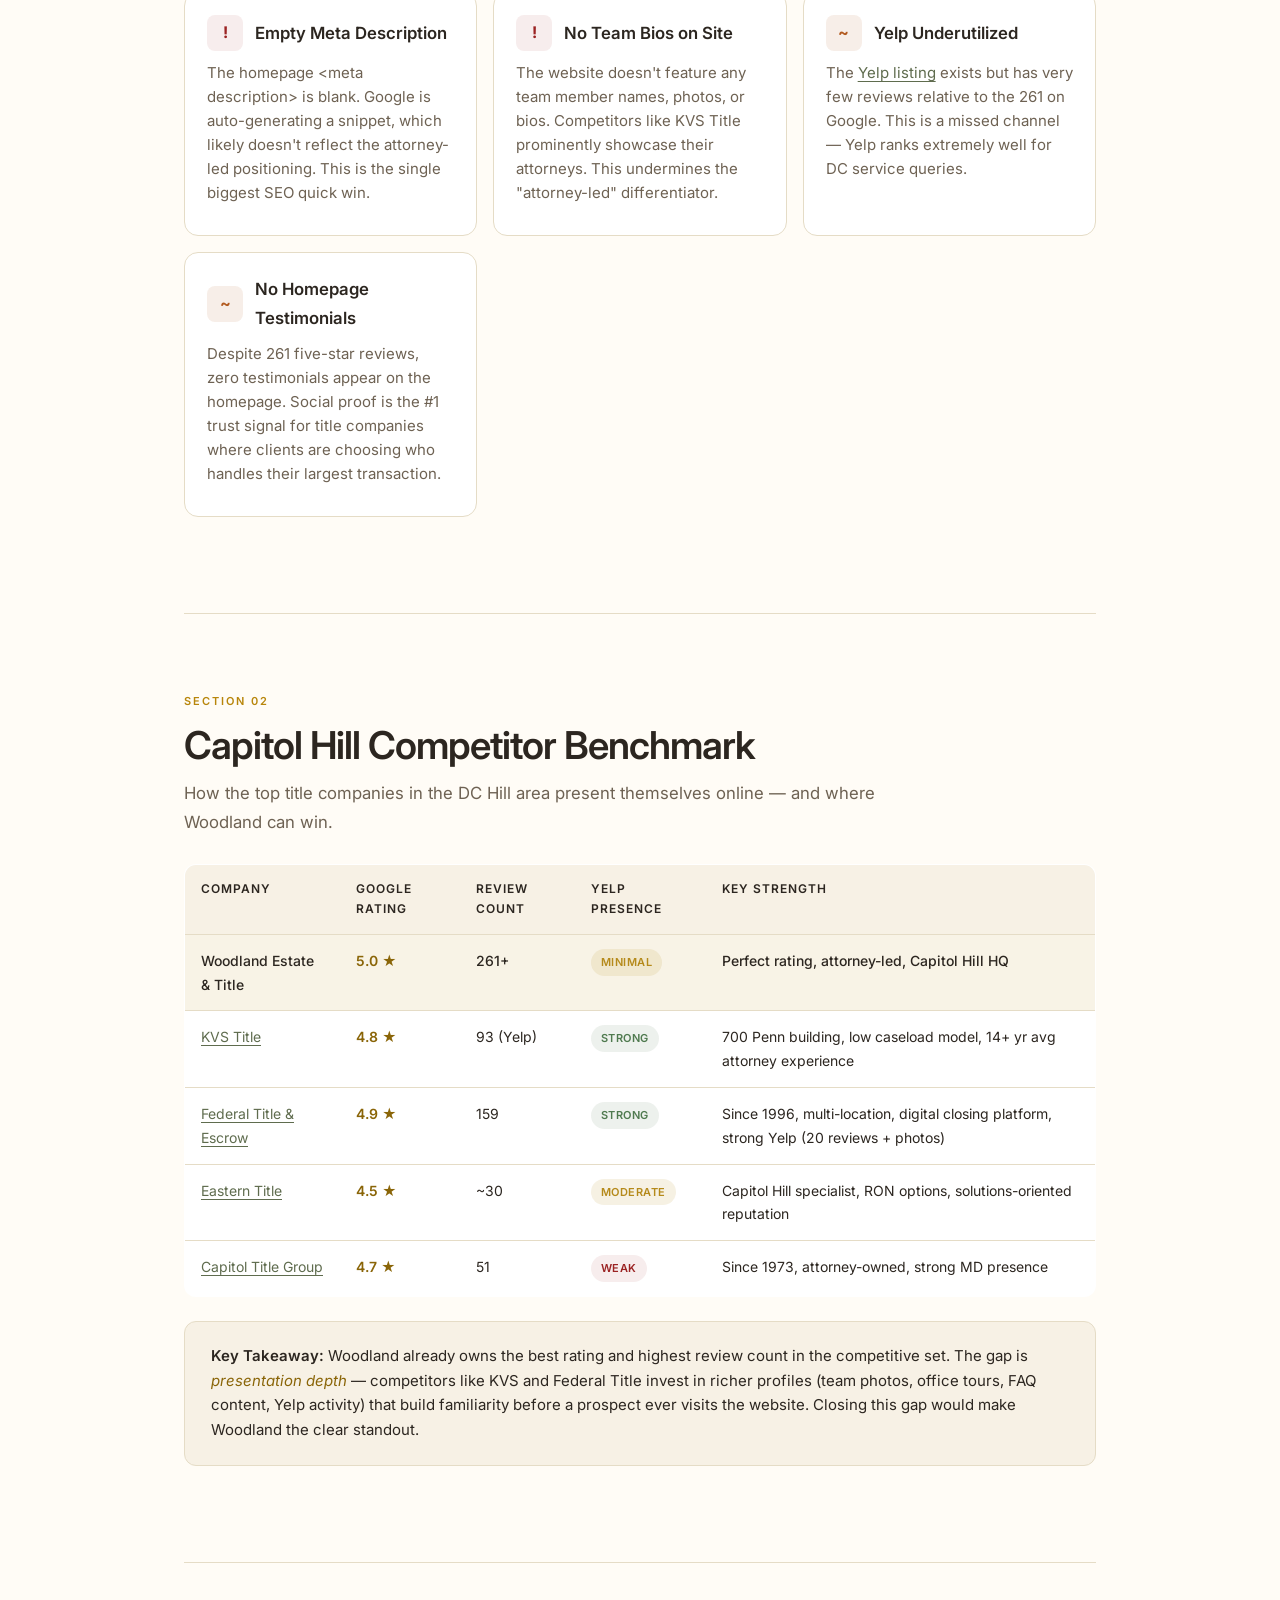
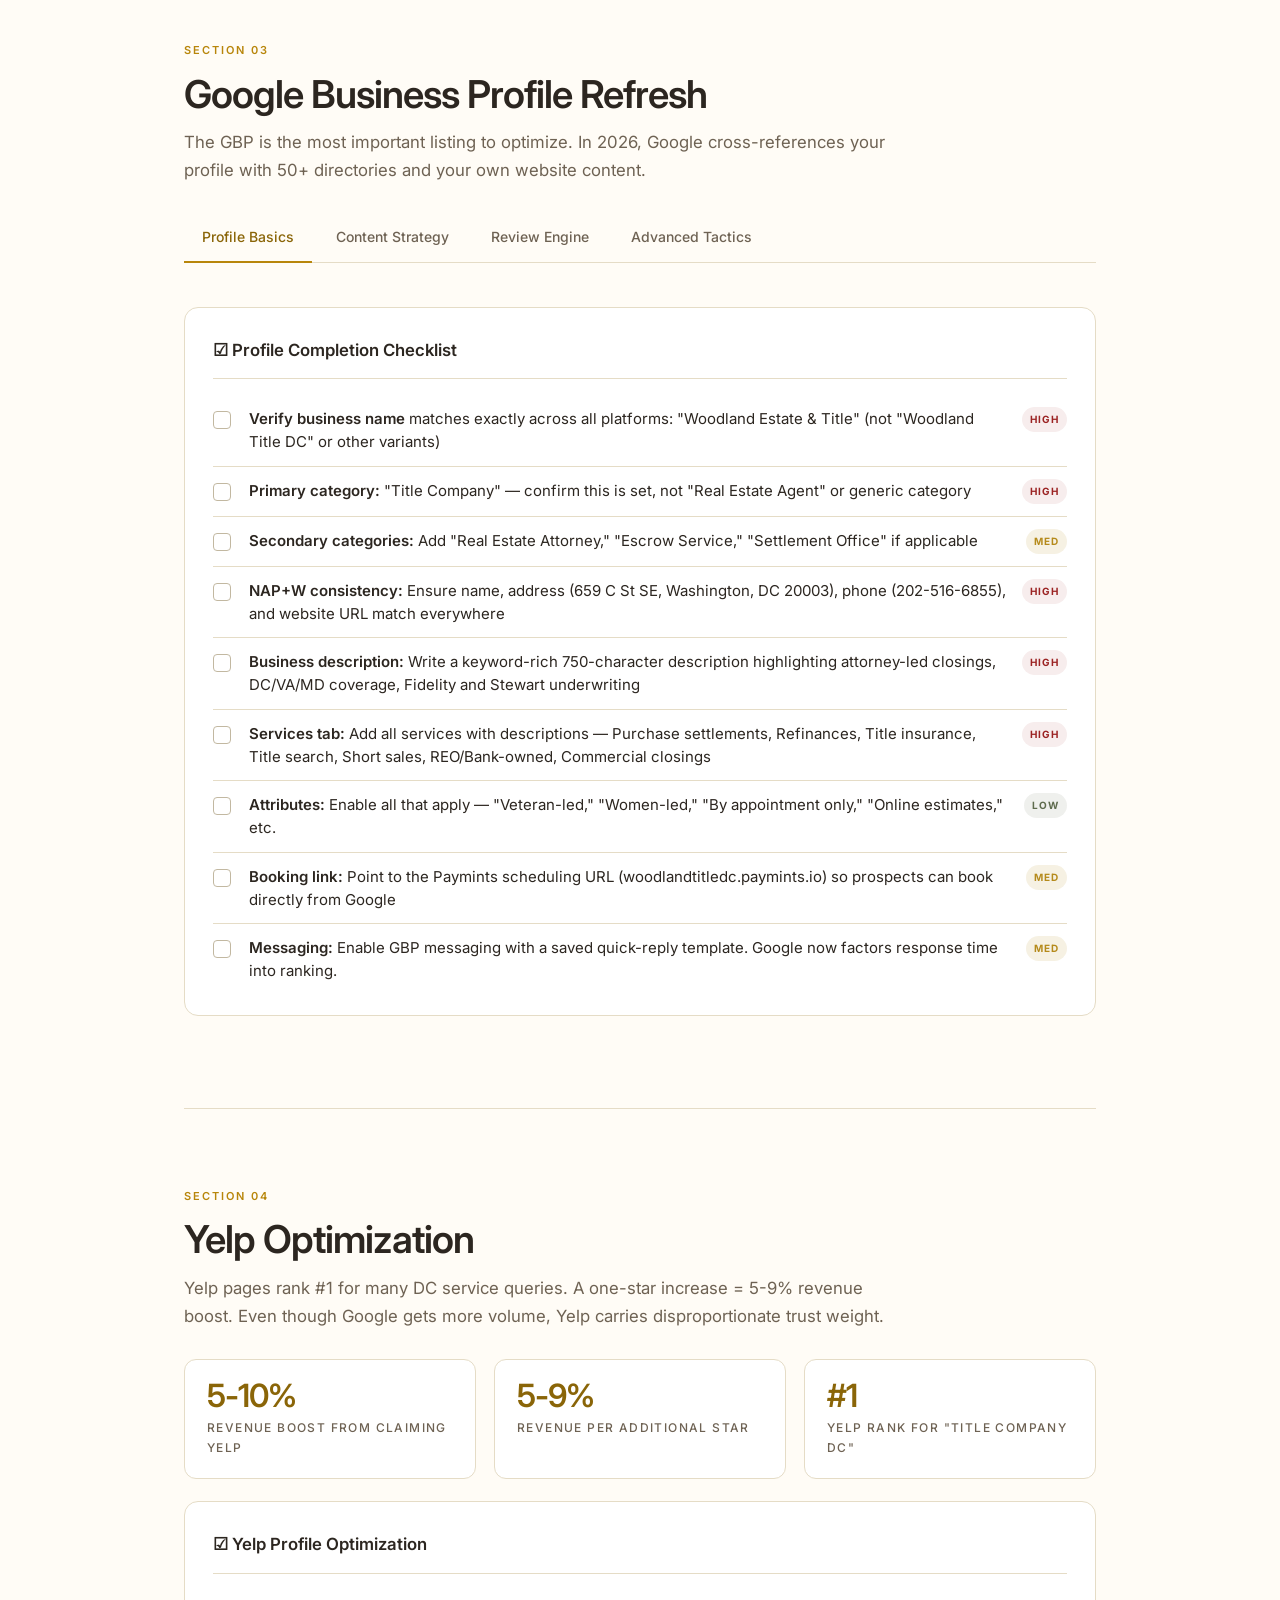
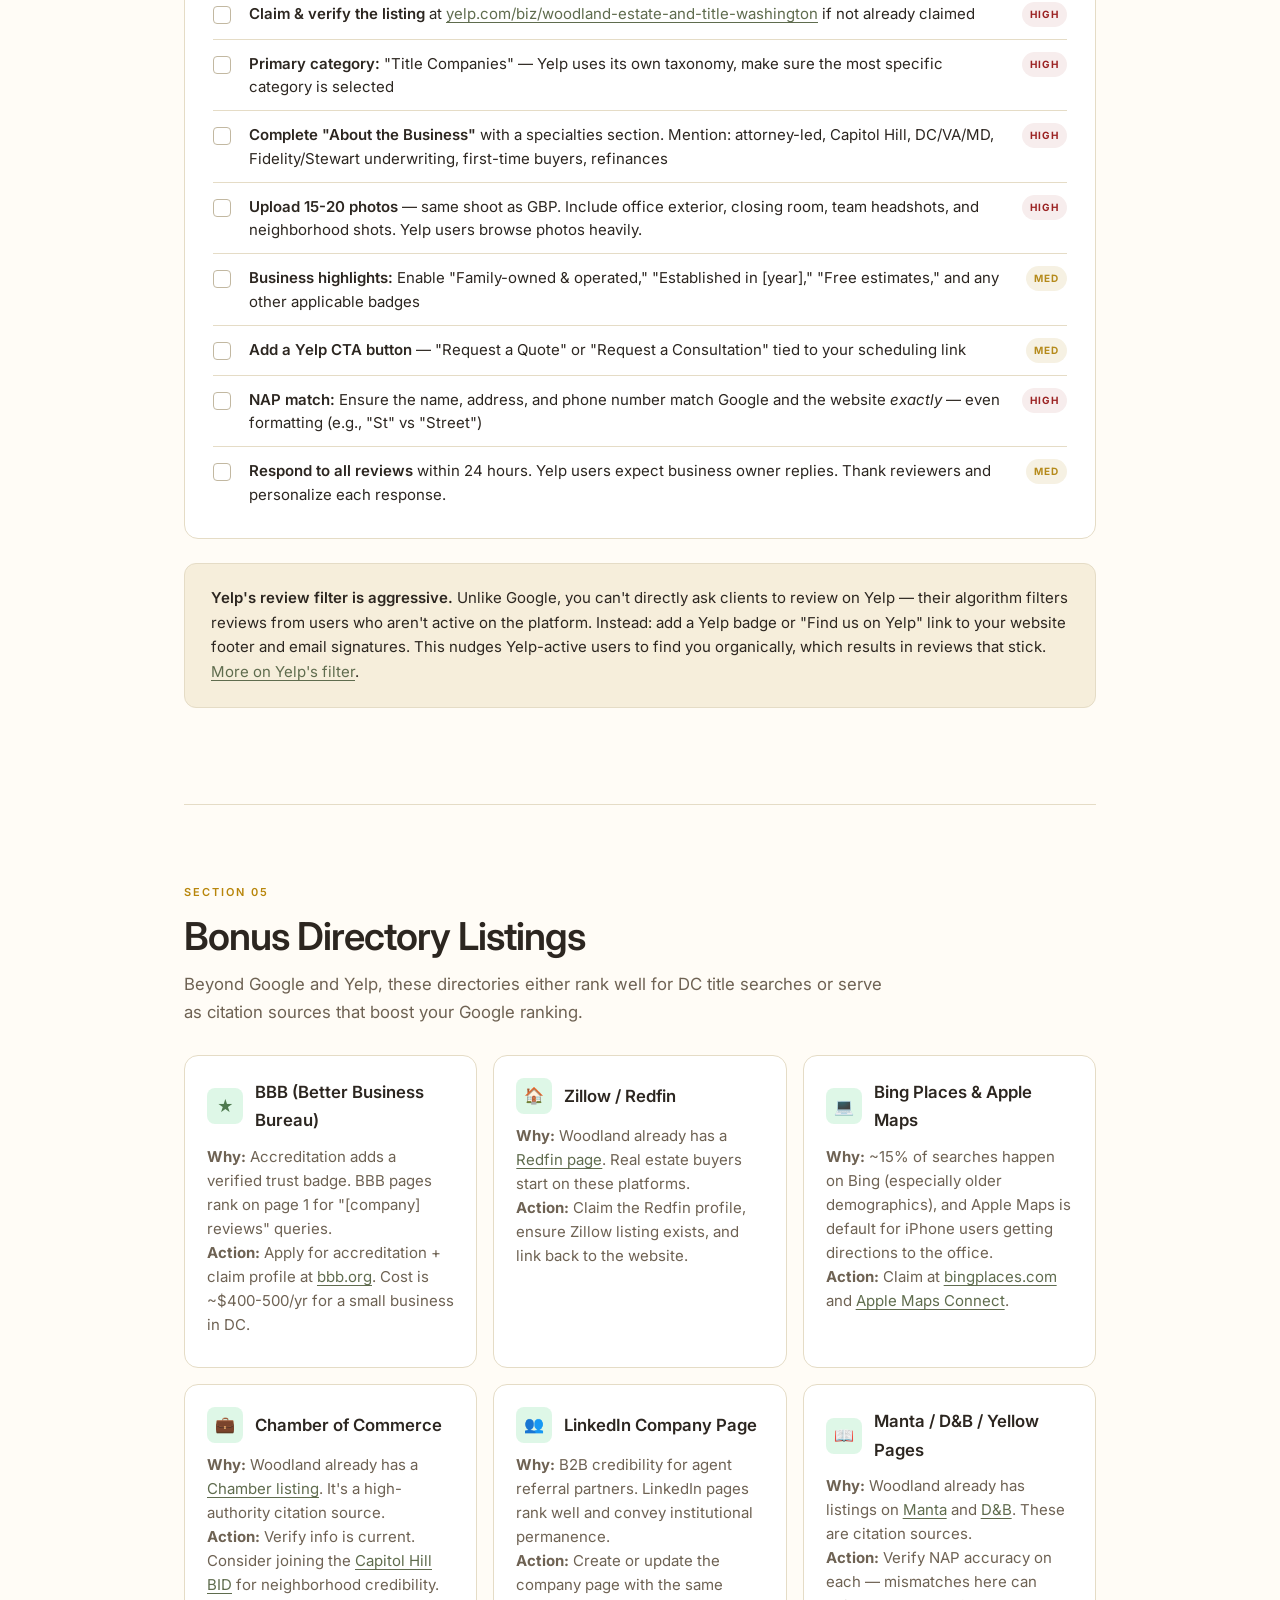
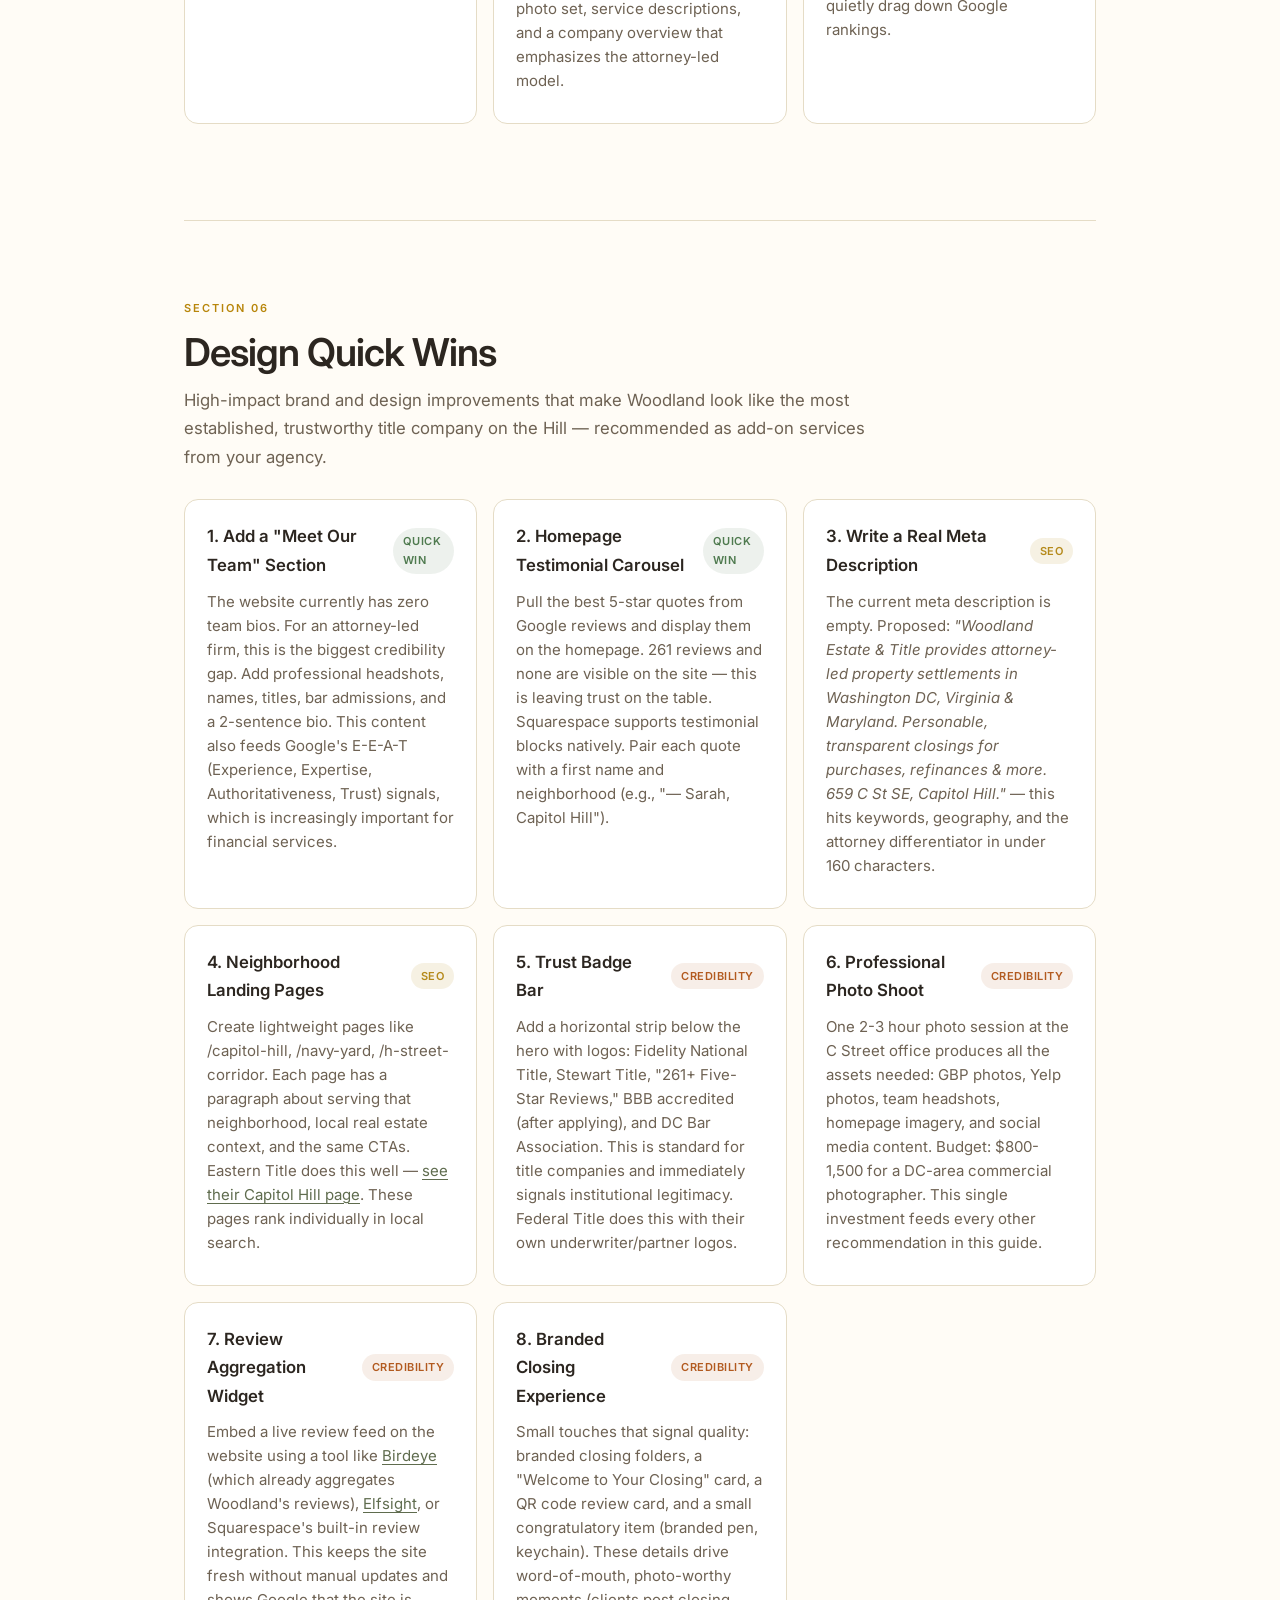
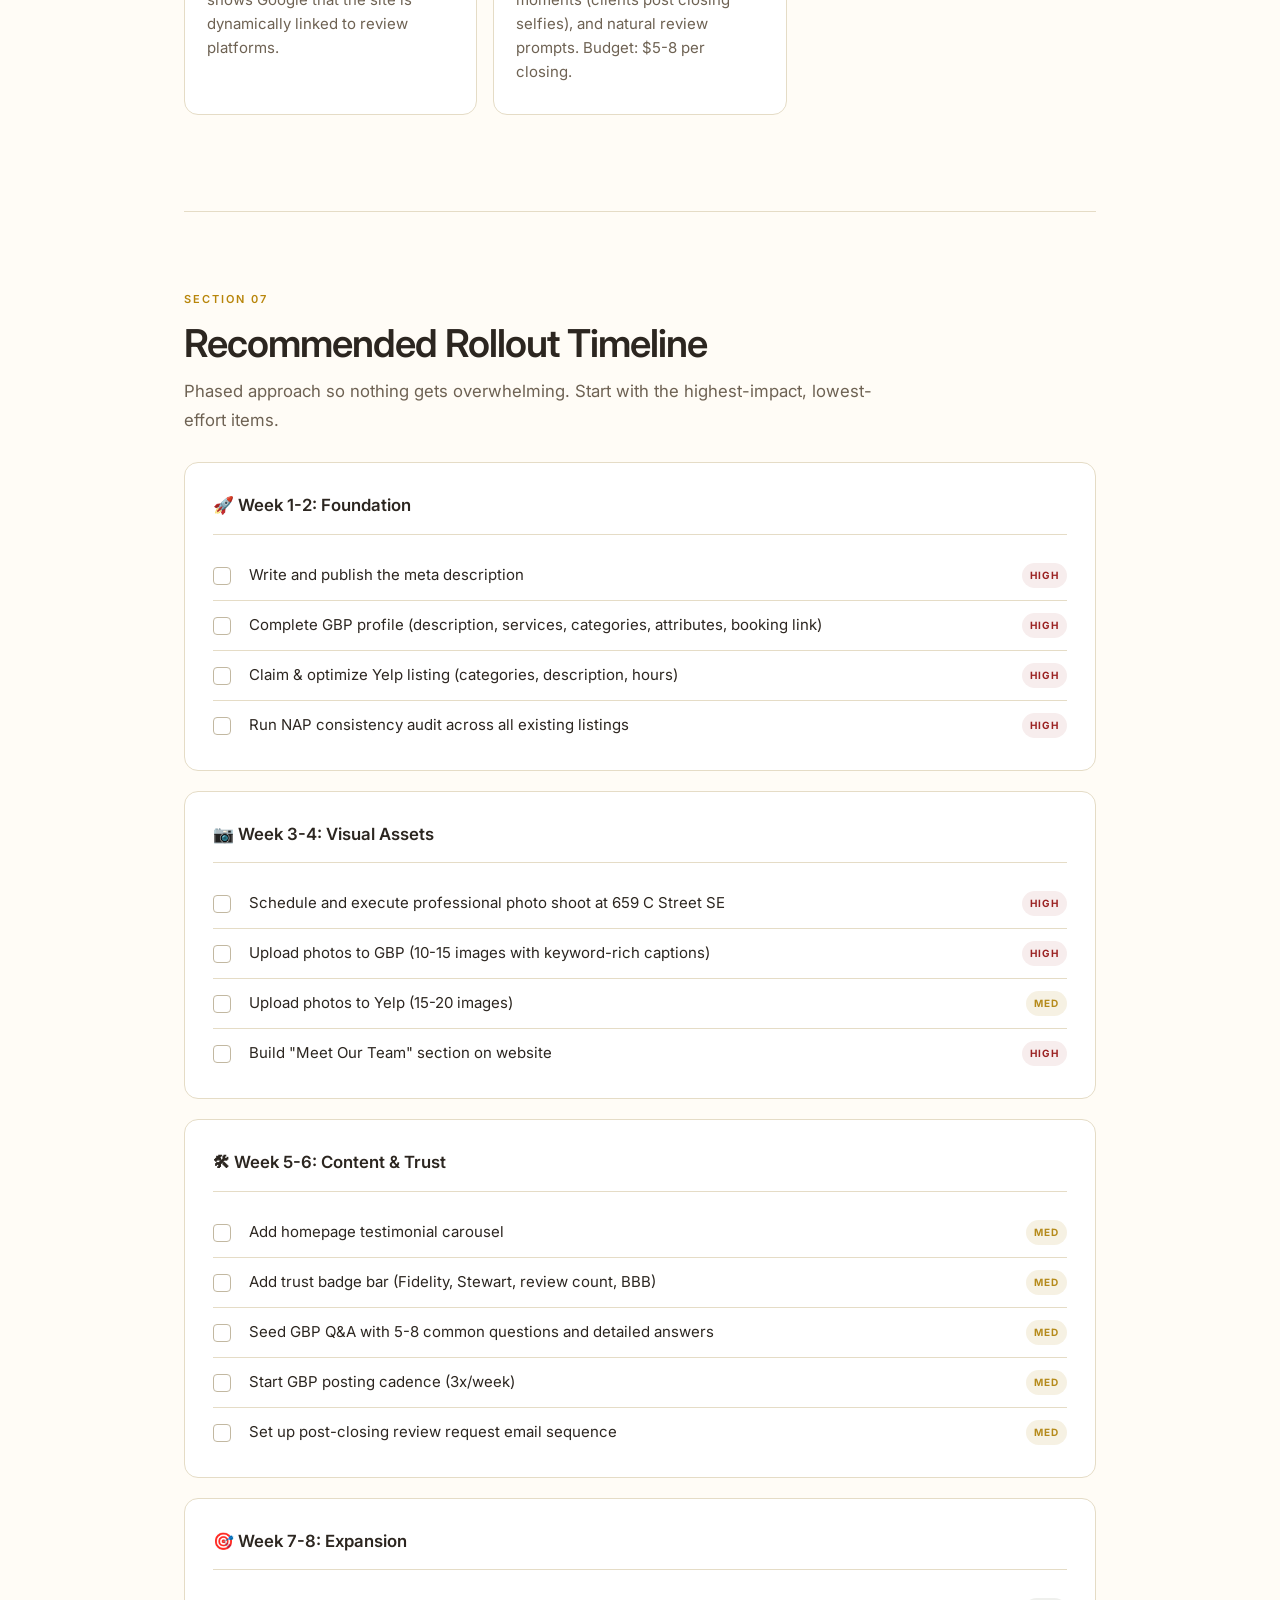
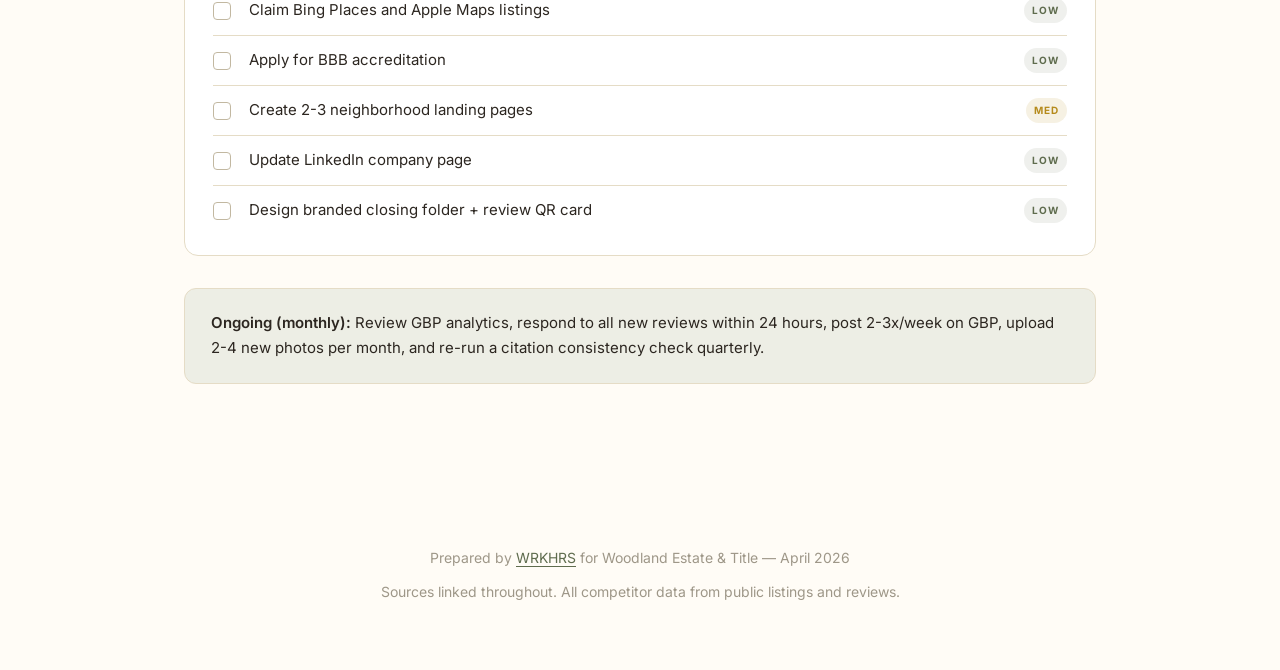
<file: listing-refresh.html>
<!DOCTYPE html>
<html lang="en">
<head>
<meta charset="UTF-8">
<meta name="viewport" content="width=device-width, initial-scale=1.0">
<title>Woodland Estate & Title — Listing Refresh & Credibility Guide</title>
<meta name="robots" content="noindex">
<link rel="preconnect" href="https://fonts.googleapis.com">
<link rel="preconnect" href="https://fonts.gstatic.com" crossorigin>
<link href="https://fonts.googleapis.com/css2?family=Inter:wght@300;400;500;600;700&display=swap" rel="stylesheet">
<style>
  :root {
    /* Woodland brand palette */
    --bg: #FFFCF6;
    --surface: #FFFFFF;
    --surface-warm: #F7F1E5;
    --surface-cream: #FCF8EF;
    --border: #E5DCC6;
    --border-strong: #C2B8A1;
    --text: #2C2620;
    --text-muted: #6E6253;
    --text-light: #9E9788;
    --accent: #B8860B;            /* gold */
    --accent-dark: #8A6508;
    --accent-soft: #D4A93D;
    --accent-tint: rgba(184, 134, 11, 0.10);
    --sage: #5F6C4E;
    --sage-soft: #7C8A6A;
    --sage-tint: rgba(95, 108, 78, 0.10);
    --green: #4F7A4F;
    --green-bg: rgba(79, 122, 79, 0.10);
    --yellow: #B58A1B;
    --yellow-bg: rgba(181, 138, 27, 0.12);
    --red: #9B2323;
    --red-bg: rgba(155, 35, 35, 0.08);
    --orange: #B25A1F;
    --orange-bg: rgba(178, 90, 31, 0.10);
    --serif: 'EB Garamond', Georgia, serif;
    --sans: 'Inter', -apple-system, BlinkMacSystemFont, 'Segoe UI', sans-serif;
  }

  * { margin: 0; padding: 0; box-sizing: border-box; }

  body {
    font-family: var(--sans);
    background: var(--bg);
    color: var(--text);
    line-height: 1.7;
    -webkit-font-smoothing: antialiased;
    -moz-osx-font-smoothing: grayscale;
  }

  a { color: var(--sage); text-decoration: underline; text-underline-offset: 3px; text-decoration-thickness: 1px; }
  a:hover { color: var(--accent-dark); }

  /* Hero */
  .hero {
    padding: 96px 40px 72px;
    text-align: center;
    background: var(--surface-cream);
    border-bottom: 1px solid var(--border);
  }

  .hero-badge {
    display: inline-block;
    padding: 6px 16px;
    background: var(--accent-tint);
    color: var(--accent-dark);
    border-radius: 999px;
    font-size: 11px;
    font-weight: 600;
    letter-spacing: 1.8px;
    text-transform: uppercase;
    margin-bottom: 28px;
  }

  .hero h1 {
    font-family: var(--sans);
    font-style: normal;
    font-weight: 600;
    font-size: clamp(2.4rem, 5vw, 3.6rem);
    line-height: 1.1;
    letter-spacing: -1.6px;
    color: var(--text);
    margin-bottom: 20px;
  }

  .hero p {
    max-width: 680px;
    margin: 0 auto;
    font-size: 1.12rem;
    color: var(--text-muted);
  }

  .hero-meta {
    margin-top: 32px;
    display: flex;
    gap: 24px;
    justify-content: center;
    flex-wrap: wrap;
    font-size: 13px;
    font-weight: 500;
    color: var(--text-light);
    letter-spacing: 0.4px;
  }
  .hero-meta span { display: flex; align-items: center; gap: 6px; }

  .container {
    max-width: 960px;
    margin: 0 auto;
    padding: 0 24px;
  }

  /* Table of contents */
  .toc {
    background: var(--surface);
    border: 1px solid var(--border);
    border-radius: 16px;
    padding: 32px 36px;
    margin: 56px auto;
    box-shadow: 0 1px 2px rgba(15, 34, 64, 0.04), 0 18px 36px rgba(15, 34, 64, 0.05);
  }
  .toc h2 {
    font-family: var(--sans);
    font-style: normal;
    font-weight: 600;
    font-size: 1.6rem;
    color: var(--text);
    margin-bottom: 18px;
    letter-spacing: -0.6px;
  }
  .toc-grid {
    display: grid;
    grid-template-columns: repeat(auto-fit, minmax(220px, 1fr));
    gap: 12px;
  }
  .toc a {
    display: flex;
    align-items: center;
    gap: 14px;
    padding: 14px 16px;
    background: var(--surface-cream);
    border: 1px solid var(--border);
    border-radius: 10px;
    color: var(--text);
    text-decoration: none;
    font-weight: 500;
    transition: border-color 0.2s, transform 0.2s;
  }
  .toc a:hover { border-color: var(--sage); transform: translateY(-1px); }
  .toc-num {
    font-family: var(--sans);
    font-weight: 600;
    font-size: 1.1rem;
    letter-spacing: 0.5px;
    color: var(--accent);
    min-width: 32px;
  }

  /* Sections */
  section { padding: 72px 0; border-bottom: 1px solid var(--border); }
  section:last-of-type { border-bottom: 0; }
  .section-label {
    display: inline-block;
    font-size: 11px;
    font-weight: 600;
    letter-spacing: 2px;
    text-transform: uppercase;
    color: var(--accent);
    margin-bottom: 12px;
  }
  section h2 {
    font-family: var(--sans);
    font-style: normal;
    font-weight: 600;
    font-size: clamp(1.8rem, 3vw, 2.4rem);
    line-height: 1.15;
    letter-spacing: -1px;
    color: var(--text);
    margin-bottom: 12px;
  }
  section h3 {
    font-family: var(--sans);
    font-weight: 600;
    font-size: 1.15rem;
    letter-spacing: -0.2px;
    color: var(--text);
    margin: 28px 0 14px;
  }
  .section-desc {
    font-size: 1.05rem;
    color: var(--text-muted);
    max-width: 720px;
    margin-bottom: 28px;
  }

  /* Cards */
  .card-grid {
    display: grid;
    grid-template-columns: repeat(auto-fit, minmax(260px, 1fr));
    gap: 16px;
    margin: 24px 0;
  }
  .card {
    background: var(--surface);
    border: 1px solid var(--border);
    border-radius: 14px;
    padding: 22px 22px 20px;
    transition: border-color 0.2s, transform 0.2s;
  }
  .card:hover { border-color: var(--sage); transform: translateY(-1px); }
  .card-header {
    display: flex;
    align-items: center;
    gap: 12px;
    margin-bottom: 10px;
  }
  .card-icon {
    flex: 0 0 36px;
    width: 36px;
    height: 36px;
    border-radius: 8px;
    display: flex;
    align-items: center;
    justify-content: center;
    font-weight: 700;
    font-size: 16px;
    background: var(--accent-tint);
    color: var(--accent-dark);
  }
  .card-title {
    font-family: var(--sans);
    font-weight: 600;
    color: var(--text);
    font-size: 1.05rem;
  }
  .card p {
    color: var(--text-muted);
    font-size: 15px;
    line-height: 1.6;
  }

  /* Checklists */
  .checklist {
    background: var(--surface);
    border: 1px solid var(--border);
    border-radius: 14px;
    padding: 28px 28px 20px;
    margin: 20px 0;
  }
  .checklist-title {
    font-family: var(--sans);
    font-weight: 600;
    font-size: 1.05rem;
    color: var(--text);
    margin-bottom: 16px;
    padding-bottom: 14px;
    border-bottom: 1px solid var(--border);
  }
  .check-item {
    display: grid;
    grid-template-columns: 22px 1fr auto;
    gap: 14px;
    align-items: start;
    padding: 12px 0;
    border-bottom: 1px solid var(--border);
  }
  .check-item:last-child { border-bottom: 0; }
  .check-box {
    width: 18px;
    height: 18px;
    margin-top: 4px;
    border: 1.5px solid var(--border-strong);
    border-radius: 4px;
    cursor: pointer;
    transition: border-color 0.2s, background 0.2s;
    background: var(--surface);
  }
  .check-box:hover { border-color: var(--sage); }
  .check-box.checked {
    background-color: var(--sage);
    border-color: var(--sage);
    background-image: url("data:image/svg+xml;utf8,<svg xmlns='http://www.w3.org/2000/svg' viewBox='0 0 24 24' fill='none' stroke='white' stroke-width='4' stroke-linecap='round' stroke-linejoin='round'><polyline points='5 12.5 10 17 19 8'/></svg>");
    background-repeat: no-repeat;
    background-position: center;
    background-size: 78%;
  }
  .check-label {
    font-size: 15px;
    line-height: 1.55;
    color: var(--text);
  }
  .check-label strong { color: var(--text); font-weight: 600; }
  .check-priority {
    font-size: 10px;
    font-weight: 700;
    padding: 4px 8px;
    border-radius: 999px;
    text-transform: uppercase;
    letter-spacing: 1px;
    align-self: start;
  }
  .check-priority.p-high { background: var(--red-bg); color: var(--red); }
  .check-priority.p-med { background: var(--yellow-bg); color: var(--yellow); }
  .check-priority.p-low { background: var(--sage-tint); color: var(--sage); }

  /* Tabs */
  .tabs {
    display: flex;
    gap: 6px;
    margin: 24px 0 0;
    border-bottom: 1px solid var(--border);
    flex-wrap: wrap;
  }
  .tab {
    padding: 12px 18px;
    cursor: pointer;
    font-family: var(--sans);
    font-size: 14px;
    font-weight: 500;
    color: var(--text-muted);
    border-bottom: 2px solid transparent;
    margin-bottom: -1px;
    transition: color 0.2s, border-color 0.2s;
  }
  .tab:hover { color: var(--text); }
  .tab.active {
    color: var(--accent-dark);
    border-bottom-color: var(--accent);
  }
  .tab-content { display: none; padding-top: 24px; }
  .tab-content.active { display: block; }

  /* Callouts */
  .callout {
    padding: 22px 26px;
    border-radius: 12px;
    background: var(--surface-warm);
    border: 1px solid var(--border);
    margin: 24px 0;
    font-size: 15px;
    line-height: 1.65;
    color: var(--text);
  }
  .callout strong { color: var(--text); font-weight: 600; }
  .callout em { color: var(--accent-dark); font-style: italic; }
  .callout-success { background: var(--green-bg); }
  .callout-warn { background: var(--yellow-bg); }

  /* Badges */
  .badge {
    display: inline-block;
    padding: 4px 10px;
    border-radius: 999px;
    font-size: 11px;
    font-weight: 600;
    letter-spacing: 0.5px;
    text-transform: uppercase;
  }
  .badge-green { background: var(--green-bg); color: var(--green); }
  .badge-yellow { background: var(--yellow-bg); color: var(--yellow); }
  .badge-orange { background: var(--orange-bg); color: var(--orange); }
  .badge-red { background: var(--red-bg); color: var(--red); }

  /* Stats */
  .stat-row {
    display: grid;
    grid-template-columns: repeat(auto-fit, minmax(160px, 1fr));
    gap: 18px;
    margin: 22px 0;
  }
  .stat {
    background: var(--surface);
    border: 1px solid var(--border);
    border-radius: 12px;
    padding: 20px 22px;
  }
  .stat-value {
    font-family: var(--sans);
    font-style: normal;
    font-size: 2rem;
    font-weight: 600;
    letter-spacing: -1px;
    color: var(--accent-dark);
    line-height: 1;
    margin-bottom: 6px;
  }
  .stat-label {
    font-size: 12px;
    text-transform: uppercase;
    letter-spacing: 1.4px;
    color: var(--text-muted);
    font-weight: 500;
  }

  /* Comparison table */
  .comp-table {
    width: 100%;
    border-collapse: collapse;
    margin: 24px 0;
    background: var(--surface);
    border: 1px solid var(--border);
    border-radius: 12px;
    overflow: hidden;
    font-size: 14px;
  }
  .comp-table th,
  .comp-table td {
    padding: 14px 16px;
    text-align: left;
    border-bottom: 1px solid var(--border);
    vertical-align: top;
  }
  .comp-table thead th {
    background: var(--surface-warm);
    font-weight: 600;
    color: var(--text);
    font-size: 12px;
    text-transform: uppercase;
    letter-spacing: 1px;
  }
  .comp-table tr:last-child td { border-bottom: 0; }
  .comp-table .highlight-row {
    background: var(--accent-tint);
  }
  .comp-table .highlight-row td { font-weight: 500; color: var(--text); }
  .comp-table .rating {
    display: inline-flex;
    align-items: center;
    gap: 4px;
    font-weight: 600;
    color: var(--accent-dark);
  }

  /* Lists */
  ul, ol { padding-left: 22px; }
  li { margin: 6px 0; color: var(--text); }
  p { margin: 10px 0; }

  /* Footer */
  footer {
    padding: 56px 24px;
    text-align: center;
    color: var(--text-light);
    font-size: 14px;
  }

  /* Responsive */
  @media (max-width: 720px) {
    .hero { padding: 64px 24px 48px; }
    .toc { padding: 24px; margin: 36px 16px; }
    section { padding: 48px 0; }
    .check-item { grid-template-columns: 22px 1fr; }
    .check-priority { grid-column: 2; justify-self: start; margin-top: 4px; }
    .comp-table th, .comp-table td { padding: 10px 8px; }
    .stat-row { grid-template-columns: 1fr 1fr; }
  }

  /* Print */
  @media print {
    body { background: #FFFFFF; color: #000; }
    .hero, .toc, section { page-break-inside: avoid; }
    .card, .checklist, .stat, .callout, .toc, .comp-table { box-shadow: none; }
    .tabs { display: none; }
    .tab-content { display: block !important; }
  }
</style>
</head>
<body>

<!-- HERO -->
<div class="hero">
  <div class="hero-badge">WRKHRS &times; Woodland Title</div>
  <h1>Google & Yelp Listing Refresh<br>+ Credibility Playbook</h1>
  <p>A tactical guide for elevating Woodland Estate & Title's online presence across Google, Yelp, and key directories — benchmarked against top Capitol Hill competitors.</p>
  <div class="hero-meta">
    <span>&#128205; 659 C St SE, Washington DC 20003</span>
    <span>&#128197; Prepared April 2026</span>
    <span>&#127919; Local Pack dominance</span>
  </div>
</div>

<!-- TABLE OF CONTENTS -->
<div class="toc container">
  <h2>What's inside</h2>
  <div class="toc-grid">
    <a href="#audit"><span class="toc-num">01</span> Current State Audit</a>
    <a href="#competitors"><span class="toc-num">02</span> Competitor Benchmark</a>
    <a href="#google"><span class="toc-num">03</span> Google Business Profile</a>
    <a href="#yelp"><span class="toc-num">04</span> Yelp Optimization</a>
    <a href="#directories"><span class="toc-num">05</span> Bonus Directories</a>
    <a href="#design"><span class="toc-num">06</span> Design Quick Wins</a>
    <a href="#timeline"><span class="toc-num">07</span> Rollout Timeline</a>
  </div>
</div>

<div class="container">

<!-- ============================================================ -->
<!-- SECTION 1: CURRENT STATE AUDIT -->
<!-- ============================================================ -->
<section id="audit">
  <span class="section-label">Section 01</span>
  <h2>Current State Audit</h2>
  <p class="section-desc">Where Woodland Estate & Title stands today across platforms, and the gaps to close.</p>

  <div class="stat-row">
    <div class="stat">
      <div class="stat-value">5.0</div>
      <div class="stat-label">Google / Birdeye Rating</div>
    </div>
    <div class="stat">
      <div class="stat-value">261</div>
      <div class="stat-label">Total Reviews (Birdeye)</div>
    </div>
    <div class="stat">
      <div class="stat-value">~5</div>
      <div class="stat-label">Yelp Reviews (est.)</div>
    </div>
    <div class="stat">
      <div class="stat-value">0</div>
      <div class="stat-label">Meta Description (empty!)</div>
    </div>
  </div>

  <h3>What's Working</h3>
  <div class="callout callout-success">
    <strong>Perfect 5-star rating</strong> with 261+ reviews is an exceptional foundation. Reviewers consistently praise responsiveness ("measured in minutes"), personal service, and the attorney-led model. The <a href="https://www.woodlandtitledc.com/" target="_blank">website</a> uses clean, modern Squarespace design with Inter typeface. The "Schedule Online" CTA via Paymints integration is smart.
  </div>

  <h3>Critical Gaps</h3>
  <div class="card-grid">
    <div class="card">
      <div class="card-header">
        <div class="card-icon" style="background:var(--red-bg); color:var(--red);">!</div>
        <span class="card-title">Empty Meta Description</span>
      </div>
      <p>The homepage &lt;meta description&gt; is blank. Google is auto-generating a snippet, which likely doesn't reflect the attorney-led positioning. This is the single biggest SEO quick win.</p>
    </div>
    <div class="card">
      <div class="card-header">
        <div class="card-icon" style="background:var(--red-bg); color:var(--red);">!</div>
        <span class="card-title">No Team Bios on Site</span>
      </div>
      <p>The website doesn't feature any team member names, photos, or bios. Competitors like KVS Title prominently showcase their attorneys. This undermines the "attorney-led" differentiator.</p>
    </div>
    <div class="card">
      <div class="card-header">
        <div class="card-icon" style="background:var(--orange-bg); color:var(--orange);">~</div>
        <span class="card-title">Yelp Underutilized</span>
      </div>
      <p>The <a href="https://www.yelp.com/biz/woodland-estate-and-title-washington" target="_blank">Yelp listing</a> exists but has very few reviews relative to the 261 on Google. This is a missed channel — Yelp ranks extremely well for DC service queries.</p>
    </div>
    <div class="card">
      <div class="card-header">
        <div class="card-icon" style="background:var(--orange-bg); color:var(--orange);">~</div>
        <span class="card-title">No Homepage Testimonials</span>
      </div>
      <p>Despite 261 five-star reviews, zero testimonials appear on the homepage. Social proof is the #1 trust signal for title companies where clients are choosing who handles their largest transaction.</p>
    </div>
  </div>
</section>

<!-- ============================================================ -->
<!-- SECTION 2: COMPETITOR BENCHMARK -->
<!-- ============================================================ -->
<section id="competitors">
  <span class="section-label">Section 02</span>
  <h2>Capitol Hill Competitor Benchmark</h2>
  <p class="section-desc">How the top title companies in the DC Hill area present themselves online — and where Woodland can win.</p>

  <table class="comp-table">
    <thead>
      <tr>
        <th>Company</th>
        <th>Google Rating</th>
        <th>Review Count</th>
        <th>Yelp Presence</th>
        <th>Key Strength</th>
      </tr>
    </thead>
    <tbody>
      <tr class="highlight-row">
        <td>Woodland Estate & Title</td>
        <td><span class="rating">5.0 ★</span></td>
        <td>261+</td>
        <td><span class="badge badge-yellow">Minimal</span></td>
        <td>Perfect rating, attorney-led, Capitol Hill HQ</td>
      </tr>
      <tr>
        <td><a href="https://www.kvstitle.com/" target="_blank">KVS Title</a></td>
        <td><span class="rating">4.8 ★</span></td>
        <td>93 (Yelp)</td>
        <td><span class="badge badge-green">Strong</span></td>
        <td>700 Penn building, low caseload model, 14+ yr avg attorney experience</td>
      </tr>
      <tr>
        <td><a href="https://www.federaltitle.com/" target="_blank">Federal Title & Escrow</a></td>
        <td><span class="rating">4.9 ★</span></td>
        <td>159</td>
        <td><span class="badge badge-green">Strong</span></td>
        <td>Since 1996, multi-location, digital closing platform, strong Yelp (20 reviews + photos)</td>
      </tr>
      <tr>
        <td><a href="https://easterntitle.com/" target="_blank">Eastern Title</a></td>
        <td><span class="rating">4.5 ★</span></td>
        <td>~30</td>
        <td><span class="badge badge-yellow">Moderate</span></td>
        <td>Capitol Hill specialist, RON options, solutions-oriented reputation</td>
      </tr>
      <tr>
        <td><a href="https://capitoltitle.com/" target="_blank">Capitol Title Group</a></td>
        <td><span class="rating">4.7 ★</span></td>
        <td>51</td>
        <td><span class="badge badge-red">Weak</span></td>
        <td>Since 1973, attorney-owned, strong MD presence</td>
      </tr>
    </tbody>
  </table>

  <div class="callout">
    <strong>Key Takeaway:</strong> Woodland already owns the best rating and highest review count in the competitive set. The gap is <em>presentation depth</em> — competitors like KVS and Federal Title invest in richer profiles (team photos, office tours, FAQ content, Yelp activity) that build familiarity before a prospect ever visits the website. Closing this gap would make Woodland the clear standout.
  </div>

  <!-- Specific competitor moves we plan to copy are maintained in the
       internal working copy of this guide and omitted from the shared
       version intentionally. -->
</section>

<!-- ============================================================ -->
<!-- SECTION 3: GOOGLE BUSINESS PROFILE -->
<!-- ============================================================ -->
<section id="google">
  <span class="section-label">Section 03</span>
  <h2>Google Business Profile Refresh</h2>
  <p class="section-desc">The GBP is the most important listing to optimize. In 2026, Google cross-references your profile with 50+ directories and your own website content.</p>

  <!-- Tabs -->
  <div class="tabs" id="google-tabs">
    <div class="tab active" data-tab="g-profile">Profile Basics</div>
    <div class="tab" data-tab="g-content">Content Strategy</div>
    <div class="tab" data-tab="g-reviews">Review Engine</div>
    <div class="tab" data-tab="g-advanced">Advanced Tactics</div>
  </div>

  <!-- Tab: Profile Basics -->
  <div class="tab-content active" id="g-profile">
    <div class="checklist">
      <div class="checklist-title">&#9745; Profile Completion Checklist</div>
      <div class="check-item">
        <div class="check-box" onclick="this.classList.toggle('checked')"></div>
        <div class="check-label"><strong>Verify business name</strong> matches exactly across all platforms: "Woodland Estate & Title" (not "Woodland Title DC" or other variants)</div>
        <span class="check-priority p-high">HIGH</span>
      </div>
      <div class="check-item">
        <div class="check-box" onclick="this.classList.toggle('checked')"></div>
        <div class="check-label"><strong>Primary category:</strong> "Title Company" — confirm this is set, not "Real Estate Agent" or generic category</div>
        <span class="check-priority p-high">HIGH</span>
      </div>
      <div class="check-item">
        <div class="check-box" onclick="this.classList.toggle('checked')"></div>
        <div class="check-label"><strong>Secondary categories:</strong> Add "Real Estate Attorney," "Escrow Service," "Settlement Office" if applicable</div>
        <span class="check-priority p-med">MED</span>
      </div>
      <div class="check-item">
        <div class="check-box" onclick="this.classList.toggle('checked')"></div>
        <div class="check-label"><strong>NAP+W consistency:</strong> Ensure name, address (659 C St SE, Washington, DC 20003), phone (202-516-6855), and website URL match everywhere</div>
        <span class="check-priority p-high">HIGH</span>
      </div>
      <div class="check-item">
        <div class="check-box" onclick="this.classList.toggle('checked')"></div>
        <div class="check-label"><strong>Business description:</strong> Write a keyword-rich 750-character description highlighting attorney-led closings, DC/VA/MD coverage, Fidelity and Stewart underwriting</div>
        <span class="check-priority p-high">HIGH</span>
      </div>
      <div class="check-item">
        <div class="check-box" onclick="this.classList.toggle('checked')"></div>
        <div class="check-label"><strong>Services tab:</strong> Add all services with descriptions — Purchase settlements, Refinances, Title insurance, Title search, Short sales, REO/Bank-owned, Commercial closings</div>
        <span class="check-priority p-high">HIGH</span>
      </div>
      <div class="check-item">
        <div class="check-box" onclick="this.classList.toggle('checked')"></div>
        <div class="check-label"><strong>Attributes:</strong> Enable all that apply — "Veteran-led," "Women-led," "By appointment only," "Online estimates," etc.</div>
        <span class="check-priority p-low">LOW</span>
      </div>
      <div class="check-item">
        <div class="check-box" onclick="this.classList.toggle('checked')"></div>
        <div class="check-label"><strong>Booking link:</strong> Point to the Paymints scheduling URL (woodlandtitledc.paymints.io) so prospects can book directly from Google</div>
        <span class="check-priority p-med">MED</span>
      </div>
      <div class="check-item">
        <div class="check-box" onclick="this.classList.toggle('checked')"></div>
        <div class="check-label"><strong>Messaging:</strong> Enable GBP messaging with a saved quick-reply template. Google now factors response time into ranking.</div>
        <span class="check-priority p-med">MED</span>
      </div>
    </div>
  </div>

  <!-- Tab: Content Strategy -->
  <div class="tab-content" id="g-content">
    <h3>Photo Strategy</h3>
    <div class="callout">
      <strong>Stat:</strong> Businesses with high-quality photos receive <strong>42% more direction requests</strong> and <strong>35% more click-throughs</strong> than those without. Google's 2026 algorithm also penalizes profiles that haven't added a new photo in 30+ days. <br><small>Source: <a href="https://www.kellyheckphotography.com/the-ultimate-guide-to-optimizing-google-business-profiles-with-photography/" target="_blank">Kelly Heck Photography / GBP Photography Guide</a></small>
    </div>

    <p>Woodland should invest in a single professional photo session that produces assets for <em>all</em> platforms simultaneously. Here's what to shoot:</p>

    <div class="card-grid">
      <div class="card">
        <div class="card-header">
          <div class="card-icon" style="background:rgba(34,197,94,0.15); color:var(--green);">&#128247;</div>
          <span class="card-title">Office Exterior</span>
        </div>
        <p>The 659 C Street SE building — capture it from the sidewalk with visible street signage. This is your GBP "cover photo" and helps Google verify location.</p>
      </div>
      <div class="card">
        <div class="card-header">
          <div class="card-icon" style="background:rgba(34,197,94,0.15); color:var(--green);">&#128247;</div>
          <span class="card-title">Closing Room</span>
        </div>
        <p>The conference/closing room staged with documents, pens, and the warm atmosphere clients experience. This demystifies the closing process for first-time buyers.</p>
      </div>
      <div class="card">
        <div class="card-header">
          <div class="card-icon" style="background:rgba(34,197,94,0.15); color:var(--green);">&#128247;</div>
          <span class="card-title">Team Headshots</span>
        </div>
        <p>Professional portraits of each team member — warm, approachable, on-brand. Include name and role in the GBP image caption. Critical for "attorney-led" positioning.</p>
      </div>
      <div class="card">
        <div class="card-header">
          <div class="card-icon" style="background:rgba(34,197,94,0.15); color:var(--green);">&#128247;</div>
          <span class="card-title">Neighborhood Context</span>
        </div>
        <p>A few shots that say "we're on the Hill" — Eastern Market, Barracks Row signage, the Capitol dome from C Street. Embed GPS data in image EXIF to boost local relevance.</p>
      </div>
    </div>

    <h3>GBP Posts — Weekly Cadence</h3>
    <p>Profiles posting 2-3x per week see <strong>34% higher engagement</strong>. Here's a sustainable rotation for a title company:</p>

    <div class="checklist">
      <div class="checklist-title">&#128197; Weekly Post Rotation</div>
      <div class="check-item">
        <div class="check-box" onclick="this.classList.toggle('checked')"></div>
        <div class="check-label"><strong>Monday — Market Insight:</strong> Quick DC real estate stat or trend (e.g., "Capitol Hill median home price hit $X in Q1 2026"). Positions Woodland as locally informed.</div>
      </div>
      <div class="check-item">
        <div class="check-box" onclick="this.classList.toggle('checked')"></div>
        <div class="check-label"><strong>Wednesday — Buyer Education:</strong> Tips like "3 things to check on your title commitment" or "What happens at a DC settlement." Answers real questions clients Google.</div>
      </div>
      <div class="check-item">
        <div class="check-box" onclick="this.classList.toggle('checked')"></div>
        <div class="check-label"><strong>Friday — Social Proof:</strong> Highlight a recent 5-star review (with permission) or a "just closed" celebration. Humanizes the brand and signals active business.</div>
      </div>
    </div>

    <h3>Q&A Section — Seed It</h3>
    <p>Google's Q&A is more prominent in 2026 and often shows up in AI Overviews. Seed these questions (have someone on the team post them, then answer officially):</p>
    <div class="card-grid">
      <div class="card">
        <p><strong>Q:</strong> Do you offer remote closings / RON?</p>
        <p><strong>A:</strong> Yes — Woodland Estate & Title offers remote online notarization (RON) for clients in DC, VA, and MD...</p>
      </div>
      <div class="card">
        <p><strong>Q:</strong> Is an attorney present at every closing?</p>
        <p><strong>A:</strong> Yes. Every Woodland settlement is attorney-led, which is our key differentiator...</p>
      </div>
      <div class="card">
        <p><strong>Q:</strong> What title insurance companies do you underwrite for?</p>
        <p><strong>A:</strong> We underwrite for Fidelity National Title Insurance Company and Stewart Title Guaranty Company...</p>
      </div>
    </div>
  </div>

  <!-- Tab: Reviews -->
  <div class="tab-content" id="g-reviews">
    <h3>Review Velocity Strategy</h3>
    <p>261 reviews is strong, but momentum matters. Google rewards <em>recency</em> — a burst of old reviews matters less than a steady stream of fresh ones. Here's how to systematize it:</p>

    <div class="checklist">
      <div class="checklist-title">&#11088; Review Collection System</div>
      <div class="check-item">
        <div class="check-box" onclick="this.classList.toggle('checked')"></div>
        <div class="check-label"><strong>Create a short review link.</strong> Generate the direct Google review URL and shorten it (e.g., g.page/woodlandtitledc/review). Print it on closing folders, email signatures, and follow-up emails.</div>
        <span class="check-priority p-high">HIGH</span>
      </div>
      <div class="check-item">
        <div class="check-box" onclick="this.classList.toggle('checked')"></div>
        <div class="check-label"><strong>Post-closing email sequence.</strong> Send a personalized "thank you" email 24-48 hours after closing with a direct link. Mention the specific property or transaction to jog memory. Use Paymints or a CRM for automation.</div>
        <span class="check-priority p-high">HIGH</span>
      </div>
      <div class="check-item">
        <div class="check-box" onclick="this.classList.toggle('checked')"></div>
        <div class="check-label"><strong>QR code in closing packets.</strong> A small branded card in the closing folder: "How did we do? Scan to leave a review." Physical touchpoint right at the moment of satisfaction.</div>
        <span class="check-priority p-med">MED</span>
      </div>
      <div class="check-item">
        <div class="check-box" onclick="this.classList.toggle('checked')"></div>
        <div class="check-label"><strong>Respond to every review.</strong> Reply within 24 hours — thank positive reviewers by name, address any concerns constructively. Google monitors response rate and time.</div>
        <span class="check-priority p-high">HIGH</span>
      </div>
      <div class="check-item">
        <div class="check-box" onclick="this.classList.toggle('checked')"></div>
        <div class="check-label"><strong>Agent referral program.</strong> Real estate agents are repeat customers — make it easy for them to refer clients and remind them to review. A simple "we'd love your feedback" note after every closing.</div>
        <span class="check-priority p-med">MED</span>
      </div>
    </div>

    <div class="callout callout-warn">
      <strong>Never incentivize reviews.</strong> Google's terms prohibit offering discounts, gifts, or payment for reviews. The ask should always be optional and genuine. Focus on making the review process easy, not rewarded.
    </div>
  </div>

  <!-- Tab: Advanced -->
  <div class="tab-content" id="g-advanced">
    <h3>Advanced GBP Tactics for 2026</h3>

    <div class="card-grid">
      <div class="card">
        <div class="card-header">
          <div class="card-icon" style="background:rgba(99,102,241,0.15); color:var(--accent-light);">&#129302;</div>
          <span class="card-title">AI Overview Optimization</span>
        </div>
        <p>Google's AI Overviews now pull from GBP Q&A and posts. Well-structured Q&A with natural language answers has the best chance of being surfaced. Write answers as if you're explaining to a first-time buyer.</p>
      </div>
      <div class="card">
        <div class="card-header">
          <div class="card-icon" style="background:rgba(99,102,241,0.15); color:var(--accent-light);">&#128279;</div>
          <span class="card-title">Website ↔ GBP Alignment</span>
        </div>
        <p>Google cross-references your website's service descriptions with your GBP services tab. Make sure the language matches — if your site says "residential settlements" but GBP says "home closings," align them. <a href="https://www.localmighty.com/blog/google-business-profile-optimization-best-practices/" target="_blank">Source</a></p>
      </div>
      <div class="card">
        <div class="card-header">
          <div class="card-icon" style="background:rgba(99,102,241,0.15); color:var(--accent-light);">&#128200;</div>
          <span class="card-title">GBP Analytics Review</span>
        </div>
        <p>Set a monthly calendar reminder to review GBP Insights: which search queries drive views, how many direction/call requests, and photo engagement. Double down on service terms that bring traffic.</p>
      </div>
      <div class="card">
        <div class="card-header">
          <div class="card-icon" style="background:rgba(99,102,241,0.15); color:var(--accent-light);">&#128205;</div>
          <span class="card-title">Local Citation Audit</span>
        </div>
        <p>Google checks NAP consistency across 50+ directories. Run a free citation scan via <a href="https://www.brightlocal.com/local-search-results-checker/" target="_blank">BrightLocal</a> or <a href="https://moz.com/local" target="_blank">Moz Local</a> and fix any mismatches (old phone numbers, wrong suite numbers, "LLC" vs no "LLC").</p>
      </div>
    </div>
  </div>
</section>

<!-- ============================================================ -->
<!-- SECTION 4: YELP -->
<!-- ============================================================ -->
<section id="yelp">
  <span class="section-label">Section 04</span>
  <h2>Yelp Optimization</h2>
  <p class="section-desc">Yelp pages rank #1 for many DC service queries. A one-star increase = 5-9% revenue boost. Even though Google gets more volume, Yelp carries disproportionate trust weight.</p>

  <div class="stat-row">
    <div class="stat">
      <div class="stat-value">5-10%</div>
      <div class="stat-label">Revenue boost from claiming Yelp</div>
    </div>
    <div class="stat">
      <div class="stat-value">5-9%</div>
      <div class="stat-label">Revenue per additional star</div>
    </div>
    <div class="stat">
      <div class="stat-value">#1</div>
      <div class="stat-label">Yelp rank for "title company DC"</div>
    </div>
  </div>

  <div class="checklist">
    <div class="checklist-title">&#9745; Yelp Profile Optimization</div>
    <div class="check-item">
      <div class="check-box" onclick="this.classList.toggle('checked')"></div>
      <div class="check-label"><strong>Claim & verify the listing</strong> at <a href="https://www.yelp.com/biz/woodland-estate-and-title-washington" target="_blank">yelp.com/biz/woodland-estate-and-title-washington</a> if not already claimed</div>
      <span class="check-priority p-high">HIGH</span>
    </div>
    <div class="check-item">
      <div class="check-box" onclick="this.classList.toggle('checked')"></div>
      <div class="check-label"><strong>Primary category:</strong> "Title Companies" — Yelp uses its own taxonomy, make sure the most specific category is selected</div>
      <span class="check-priority p-high">HIGH</span>
    </div>
    <div class="check-item">
      <div class="check-box" onclick="this.classList.toggle('checked')"></div>
      <div class="check-label"><strong>Complete "About the Business"</strong> with a specialties section. Mention: attorney-led, Capitol Hill, DC/VA/MD, Fidelity/Stewart underwriting, first-time buyers, refinances</div>
      <span class="check-priority p-high">HIGH</span>
    </div>
    <div class="check-item">
      <div class="check-box" onclick="this.classList.toggle('checked')"></div>
      <div class="check-label"><strong>Upload 15-20 photos</strong> — same shoot as GBP. Include office exterior, closing room, team headshots, and neighborhood shots. Yelp users browse photos heavily.</div>
      <span class="check-priority p-high">HIGH</span>
    </div>
    <div class="check-item">
      <div class="check-box" onclick="this.classList.toggle('checked')"></div>
      <div class="check-label"><strong>Business highlights:</strong> Enable "Family-owned & operated," "Established in [year]," "Free estimates," and any other applicable badges</div>
      <span class="check-priority p-med">MED</span>
    </div>
    <div class="check-item">
      <div class="check-box" onclick="this.classList.toggle('checked')"></div>
      <div class="check-label"><strong>Add a Yelp CTA button</strong> — "Request a Quote" or "Request a Consultation" tied to your scheduling link</div>
      <span class="check-priority p-med">MED</span>
    </div>
    <div class="check-item">
      <div class="check-box" onclick="this.classList.toggle('checked')"></div>
      <div class="check-label"><strong>NAP match:</strong> Ensure the name, address, and phone number match Google and the website <em>exactly</em> — even formatting (e.g., "St" vs "Street")</div>
      <span class="check-priority p-high">HIGH</span>
    </div>
    <div class="check-item">
      <div class="check-box" onclick="this.classList.toggle('checked')"></div>
      <div class="check-label"><strong>Respond to all reviews</strong> within 24 hours. Yelp users expect business owner replies. Thank reviewers and personalize each response.</div>
      <span class="check-priority p-med">MED</span>
    </div>
  </div>

  <div class="callout callout-warn">
    <strong>Yelp's review filter is aggressive.</strong> Unlike Google, you can't directly ask clients to review on Yelp — their algorithm filters reviews from users who aren't active on the platform. Instead: add a Yelp badge or "Find us on Yelp" link to your website footer and email signatures. This nudges Yelp-active users to find you organically, which results in reviews that stick. <a href="https://www.brightlocal.com/learn/optimizing-yelp-listing/" target="_blank">More on Yelp's filter</a>.
  </div>
</section>

<!-- ============================================================ -->
<!-- SECTION 5: BONUS DIRECTORIES -->
<!-- ============================================================ -->
<section id="directories">
  <span class="section-label">Section 05</span>
  <h2>Bonus Directory Listings</h2>
  <p class="section-desc">Beyond Google and Yelp, these directories either rank well for DC title searches or serve as citation sources that boost your Google ranking.</p>

  <div class="card-grid">
    <div class="card">
      <div class="card-header">
        <div class="card-icon" style="background:rgba(34,197,94,0.15); color:var(--green);">&#9733;</div>
        <span class="card-title">BBB (Better Business Bureau)</span>
      </div>
      <p><strong>Why:</strong> Accreditation adds a verified trust badge. BBB pages rank on page 1 for "[company] reviews" queries. <br><strong>Action:</strong> Apply for accreditation + claim profile at <a href="https://www.bbb.org/" target="_blank">bbb.org</a>. Cost is ~$400-500/yr for a small business in DC.</p>
    </div>
    <div class="card">
      <div class="card-header">
        <div class="card-icon" style="background:rgba(34,197,94,0.15); color:var(--green);">&#127968;</div>
        <span class="card-title">Zillow / Redfin</span>
      </div>
      <p><strong>Why:</strong> Woodland already has a <a href="https://www.redfin.com/openbook/title-company/washington-dc-woodland-title-sp2422846" target="_blank">Redfin page</a>. Real estate buyers start on these platforms. <br><strong>Action:</strong> Claim the Redfin profile, ensure Zillow listing exists, and link back to the website.</p>
    </div>
    <div class="card">
      <div class="card-header">
        <div class="card-icon" style="background:rgba(34,197,94,0.15); color:var(--green);">&#128187;</div>
        <span class="card-title">Bing Places & Apple Maps</span>
      </div>
      <p><strong>Why:</strong> ~15% of searches happen on Bing (especially older demographics), and Apple Maps is default for iPhone users getting directions to the office. <br><strong>Action:</strong> Claim at <a href="https://www.bingplaces.com/" target="_blank">bingplaces.com</a> and <a href="https://mapsconnect.apple.com/" target="_blank">Apple Maps Connect</a>.</p>
    </div>
    <div class="card">
      <div class="card-header">
        <div class="card-icon" style="background:rgba(34,197,94,0.15); color:var(--green);">&#128188;</div>
        <span class="card-title">Chamber of Commerce</span>
      </div>
      <p><strong>Why:</strong> Woodland already has a <a href="https://www.chamberofcommerce.com/united-states/district-of-columbia/washington/title-company/2013745685-woodland-estate-title-llc" target="_blank">Chamber listing</a>. It's a high-authority citation source. <br><strong>Action:</strong> Verify info is current. Consider joining the <a href="https://capitolhillbid.org/" target="_blank">Capitol Hill BID</a> for neighborhood credibility.</p>
    </div>
    <div class="card">
      <div class="card-header">
        <div class="card-icon" style="background:rgba(34,197,94,0.15); color:var(--green);">&#128101;</div>
        <span class="card-title">LinkedIn Company Page</span>
      </div>
      <p><strong>Why:</strong> B2B credibility for agent referral partners. LinkedIn pages rank well and convey institutional permanence. <br><strong>Action:</strong> Create or update the company page with the same photo set, service descriptions, and a company overview that emphasizes the attorney-led model.</p>
    </div>
    <div class="card">
      <div class="card-header">
        <div class="card-icon" style="background:rgba(34,197,94,0.15); color:var(--green);">&#128214;</div>
        <span class="card-title">Manta / D&B / Yellow Pages</span>
      </div>
      <p><strong>Why:</strong> Woodland already has listings on <a href="https://www.manta.com/c/mkb7tbc/woodland-estate-title-llc" target="_blank">Manta</a> and <a href="https://www.dnb.com/business-directory/company-profiles.woodland_estate__title_llc.a0ee7e541c7631681c4beaba192e96a7.html" target="_blank">D&B</a>. These are citation sources. <br><strong>Action:</strong> Verify NAP accuracy on each — mismatches here can quietly drag down Google rankings.</p>
    </div>
  </div>
</section>

<!-- ============================================================ -->
<!-- SECTION 6: DESIGN QUICK WINS -->
<!-- ============================================================ -->
<section id="design">
  <span class="section-label">Section 06</span>
  <h2>Design Quick Wins</h2>
  <p class="section-desc">High-impact brand and design improvements that make Woodland look like the most established, trustworthy title company on the Hill — recommended as add-on services from your agency.</p>

  <div class="card-grid">
    <div class="card">
      <div class="card-header">
        <span class="card-title">1. Add a "Meet Our Team" Section</span>
        <span class="badge badge-green">Quick Win</span>
      </div>
      <p>The website currently has zero team bios. For an attorney-led firm, this is the biggest credibility gap. Add professional headshots, names, titles, bar admissions, and a 2-sentence bio. This content also feeds Google's E-E-A-T (Experience, Expertise, Authoritativeness, Trust) signals, which is increasingly important for financial services.</p>
    </div>
    <div class="card">
      <div class="card-header">
        <span class="card-title">2. Homepage Testimonial Carousel</span>
        <span class="badge badge-green">Quick Win</span>
      </div>
      <p>Pull the best 5-star quotes from Google reviews and display them on the homepage. 261 reviews and none are visible on the site — this is leaving trust on the table. Squarespace supports testimonial blocks natively. Pair each quote with a first name and neighborhood (e.g., "— Sarah, Capitol Hill").</p>
    </div>
    <div class="card">
      <div class="card-header">
        <span class="card-title">3. Write a Real Meta Description</span>
        <span class="badge badge-yellow">SEO</span>
      </div>
      <p>The current meta description is empty. Proposed: <em>"Woodland Estate & Title provides attorney-led property settlements in Washington DC, Virginia & Maryland. Personable, transparent closings for purchases, refinances & more. 659 C St SE, Capitol Hill."</em> — this hits keywords, geography, and the attorney differentiator in under 160 characters.</p>
    </div>
    <div class="card">
      <div class="card-header">
        <span class="card-title">4. Neighborhood Landing Pages</span>
        <span class="badge badge-yellow">SEO</span>
      </div>
      <p>Create lightweight pages like /capitol-hill, /navy-yard, /h-street-corridor. Each page has a paragraph about serving that neighborhood, local real estate context, and the same CTAs. Eastern Title does this well — <a href="https://easterntitle.com/washington-dc/capitol-hill/title-company" target="_blank">see their Capitol Hill page</a>. These pages rank individually in local search.</p>
    </div>
    <div class="card">
      <div class="card-header">
        <span class="card-title">5. Trust Badge Bar</span>
        <span class="badge badge-orange">Credibility</span>
      </div>
      <p>Add a horizontal strip below the hero with logos: Fidelity National Title, Stewart Title, "261+ Five-Star Reviews," BBB accredited (after applying), and DC Bar Association. This is standard for title companies and immediately signals institutional legitimacy. Federal Title does this with their own underwriter/partner logos.</p>
    </div>
    <div class="card">
      <div class="card-header">
        <span class="card-title">6. Professional Photo Shoot</span>
        <span class="badge badge-orange">Credibility</span>
      </div>
      <p>One 2-3 hour photo session at the C Street office produces all the assets needed: GBP photos, Yelp photos, team headshots, homepage imagery, and social media content. Budget: $800-1,500 for a DC-area commercial photographer. This single investment feeds every other recommendation in this guide.</p>
    </div>
    <div class="card">
      <div class="card-header">
        <span class="card-title">7. Review Aggregation Widget</span>
        <span class="badge badge-orange">Credibility</span>
      </div>
      <p>Embed a live review feed on the website using a tool like <a href="https://reviews.birdeye.com/woodland-estate-title-llc-169739315491476" target="_blank">Birdeye</a> (which already aggregates Woodland's reviews), <a href="https://elfsight.com/google-reviews-widget/" target="_blank">Elfsight</a>, or Squarespace's built-in review integration. This keeps the site fresh without manual updates and shows Google that the site is dynamically linked to review platforms.</p>
    </div>
    <div class="card">
      <div class="card-header">
        <span class="card-title">8. Branded Closing Experience</span>
        <span class="badge badge-orange">Credibility</span>
      </div>
      <p>Small touches that signal quality: branded closing folders, a "Welcome to Your Closing" card, a QR code review card, and a small congratulatory item (branded pen, keychain). These details drive word-of-mouth, photo-worthy moments (clients post closing selfies), and natural review prompts. Budget: $5-8 per closing.</p>
    </div>
  </div>
</section>

<!-- ============================================================ -->
<!-- SECTION 7: TIMELINE -->
<!-- ============================================================ -->
<section id="timeline">
  <span class="section-label">Section 07</span>
  <h2>Recommended Rollout Timeline</h2>
  <p class="section-desc">Phased approach so nothing gets overwhelming. Start with the highest-impact, lowest-effort items.</p>

  <div class="checklist">
    <div class="checklist-title">&#128640; Week 1-2: Foundation</div>
    <div class="check-item">
      <div class="check-box" onclick="this.classList.toggle('checked')"></div>
      <div class="check-label">Write and publish the meta description</div>
      <span class="check-priority p-high">HIGH</span>
    </div>
    <div class="check-item">
      <div class="check-box" onclick="this.classList.toggle('checked')"></div>
      <div class="check-label">Complete GBP profile (description, services, categories, attributes, booking link)</div>
      <span class="check-priority p-high">HIGH</span>
    </div>
    <div class="check-item">
      <div class="check-box" onclick="this.classList.toggle('checked')"></div>
      <div class="check-label">Claim & optimize Yelp listing (categories, description, hours)</div>
      <span class="check-priority p-high">HIGH</span>
    </div>
    <div class="check-item">
      <div class="check-box" onclick="this.classList.toggle('checked')"></div>
      <div class="check-label">Run NAP consistency audit across all existing listings</div>
      <span class="check-priority p-high">HIGH</span>
    </div>
  </div>

  <div class="checklist">
    <div class="checklist-title">&#128247; Week 3-4: Visual Assets</div>
    <div class="check-item">
      <div class="check-box" onclick="this.classList.toggle('checked')"></div>
      <div class="check-label">Schedule and execute professional photo shoot at 659 C Street SE</div>
      <span class="check-priority p-high">HIGH</span>
    </div>
    <div class="check-item">
      <div class="check-box" onclick="this.classList.toggle('checked')"></div>
      <div class="check-label">Upload photos to GBP (10-15 images with keyword-rich captions)</div>
      <span class="check-priority p-high">HIGH</span>
    </div>
    <div class="check-item">
      <div class="check-box" onclick="this.classList.toggle('checked')"></div>
      <div class="check-label">Upload photos to Yelp (15-20 images)</div>
      <span class="check-priority p-med">MED</span>
    </div>
    <div class="check-item">
      <div class="check-box" onclick="this.classList.toggle('checked')"></div>
      <div class="check-label">Build "Meet Our Team" section on website</div>
      <span class="check-priority p-high">HIGH</span>
    </div>
  </div>

  <div class="checklist">
    <div class="checklist-title">&#128736; Week 5-6: Content & Trust</div>
    <div class="check-item">
      <div class="check-box" onclick="this.classList.toggle('checked')"></div>
      <div class="check-label">Add homepage testimonial carousel</div>
      <span class="check-priority p-med">MED</span>
    </div>
    <div class="check-item">
      <div class="check-box" onclick="this.classList.toggle('checked')"></div>
      <div class="check-label">Add trust badge bar (Fidelity, Stewart, review count, BBB)</div>
      <span class="check-priority p-med">MED</span>
    </div>
    <div class="check-item">
      <div class="check-box" onclick="this.classList.toggle('checked')"></div>
      <div class="check-label">Seed GBP Q&A with 5-8 common questions and detailed answers</div>
      <span class="check-priority p-med">MED</span>
    </div>
    <div class="check-item">
      <div class="check-box" onclick="this.classList.toggle('checked')"></div>
      <div class="check-label">Start GBP posting cadence (3x/week)</div>
      <span class="check-priority p-med">MED</span>
    </div>
    <div class="check-item">
      <div class="check-box" onclick="this.classList.toggle('checked')"></div>
      <div class="check-label">Set up post-closing review request email sequence</div>
      <span class="check-priority p-med">MED</span>
    </div>
  </div>

  <div class="checklist">
    <div class="checklist-title">&#127919; Week 7-8: Expansion</div>
    <div class="check-item">
      <div class="check-box" onclick="this.classList.toggle('checked')"></div>
      <div class="check-label">Claim Bing Places and Apple Maps listings</div>
      <span class="check-priority p-low">LOW</span>
    </div>
    <div class="check-item">
      <div class="check-box" onclick="this.classList.toggle('checked')"></div>
      <div class="check-label">Apply for BBB accreditation</div>
      <span class="check-priority p-low">LOW</span>
    </div>
    <div class="check-item">
      <div class="check-box" onclick="this.classList.toggle('checked')"></div>
      <div class="check-label">Create 2-3 neighborhood landing pages</div>
      <span class="check-priority p-med">MED</span>
    </div>
    <div class="check-item">
      <div class="check-box" onclick="this.classList.toggle('checked')"></div>
      <div class="check-label">Update LinkedIn company page</div>
      <span class="check-priority p-low">LOW</span>
    </div>
    <div class="check-item">
      <div class="check-box" onclick="this.classList.toggle('checked')"></div>
      <div class="check-label">Design branded closing folder + review QR card</div>
      <span class="check-priority p-low">LOW</span>
    </div>
  </div>

  <div class="callout callout-success" style="margin-top: 32px;">
    <strong>Ongoing (monthly):</strong> Review GBP analytics, respond to all new reviews within 24 hours, post 2-3x/week on GBP, upload 2-4 new photos per month, and re-run a citation consistency check quarterly.
  </div>
</section>

</div>

<footer>
  <p>Prepared by <a href="https://wrkhrs.co" target="_blank">WRKHRS</a> for Woodland Estate & Title &mdash; April 2026</p>
  <p style="margin-top: 8px;">Sources linked throughout. All competitor data from public listings and reviews.</p>
</footer>

<script>
  // Tab switching
  document.querySelectorAll('.tabs').forEach(tabGroup => {
    tabGroup.querySelectorAll('.tab').forEach(tab => {
      tab.addEventListener('click', () => {
        const target = tab.dataset.tab;
        const section = tab.closest('section');
        section.querySelectorAll('.tab').forEach(t => t.classList.remove('active'));
        section.querySelectorAll('.tab-content').forEach(tc => tc.classList.remove('active'));
        tab.classList.add('active');
        document.getElementById(target).classList.add('active');
      });
    });
  });

  // Smooth scroll for TOC links
  document.querySelectorAll('.toc a').forEach(link => {
    link.addEventListener('click', (e) => {
      e.preventDefault();
      const target = document.querySelector(link.getAttribute('href'));
      if (target) target.scrollIntoView({ behavior: 'smooth', block: 'start' });
    });
  });
</script>

</body>
</html>
</file>
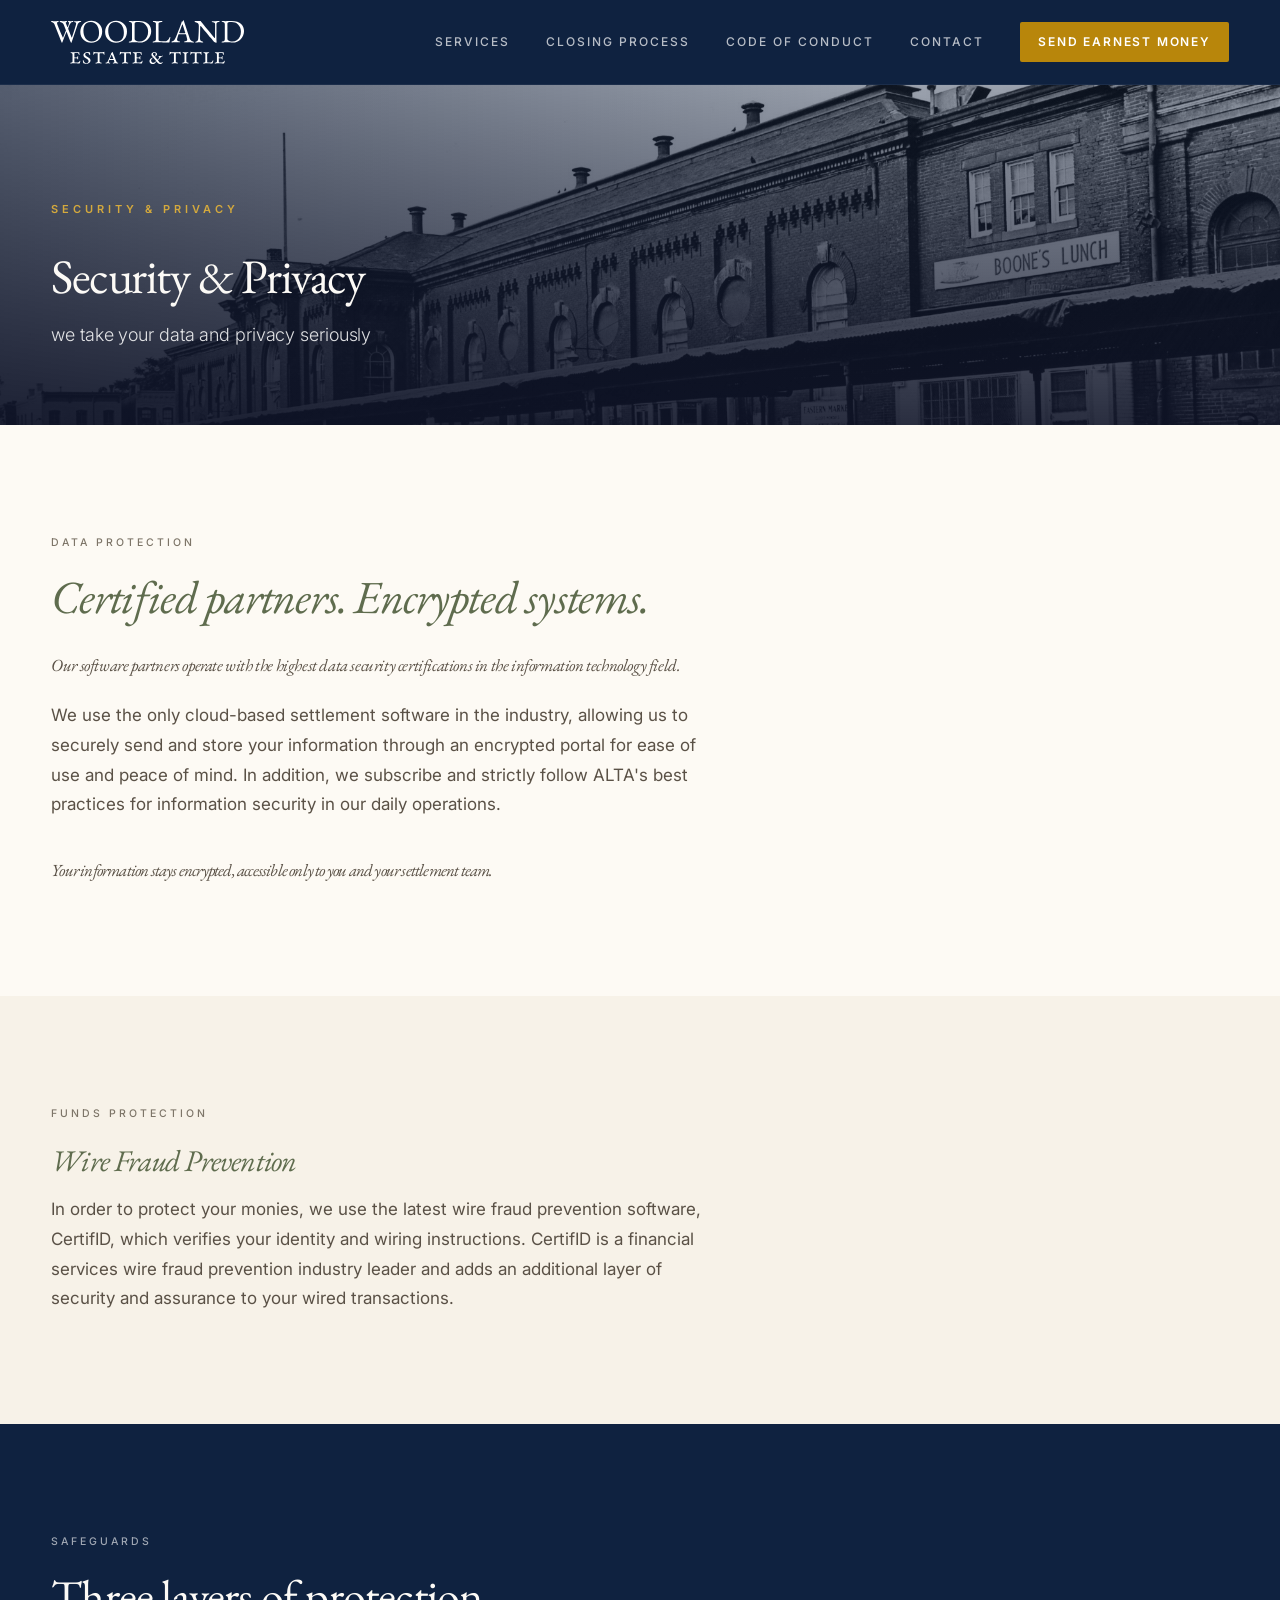
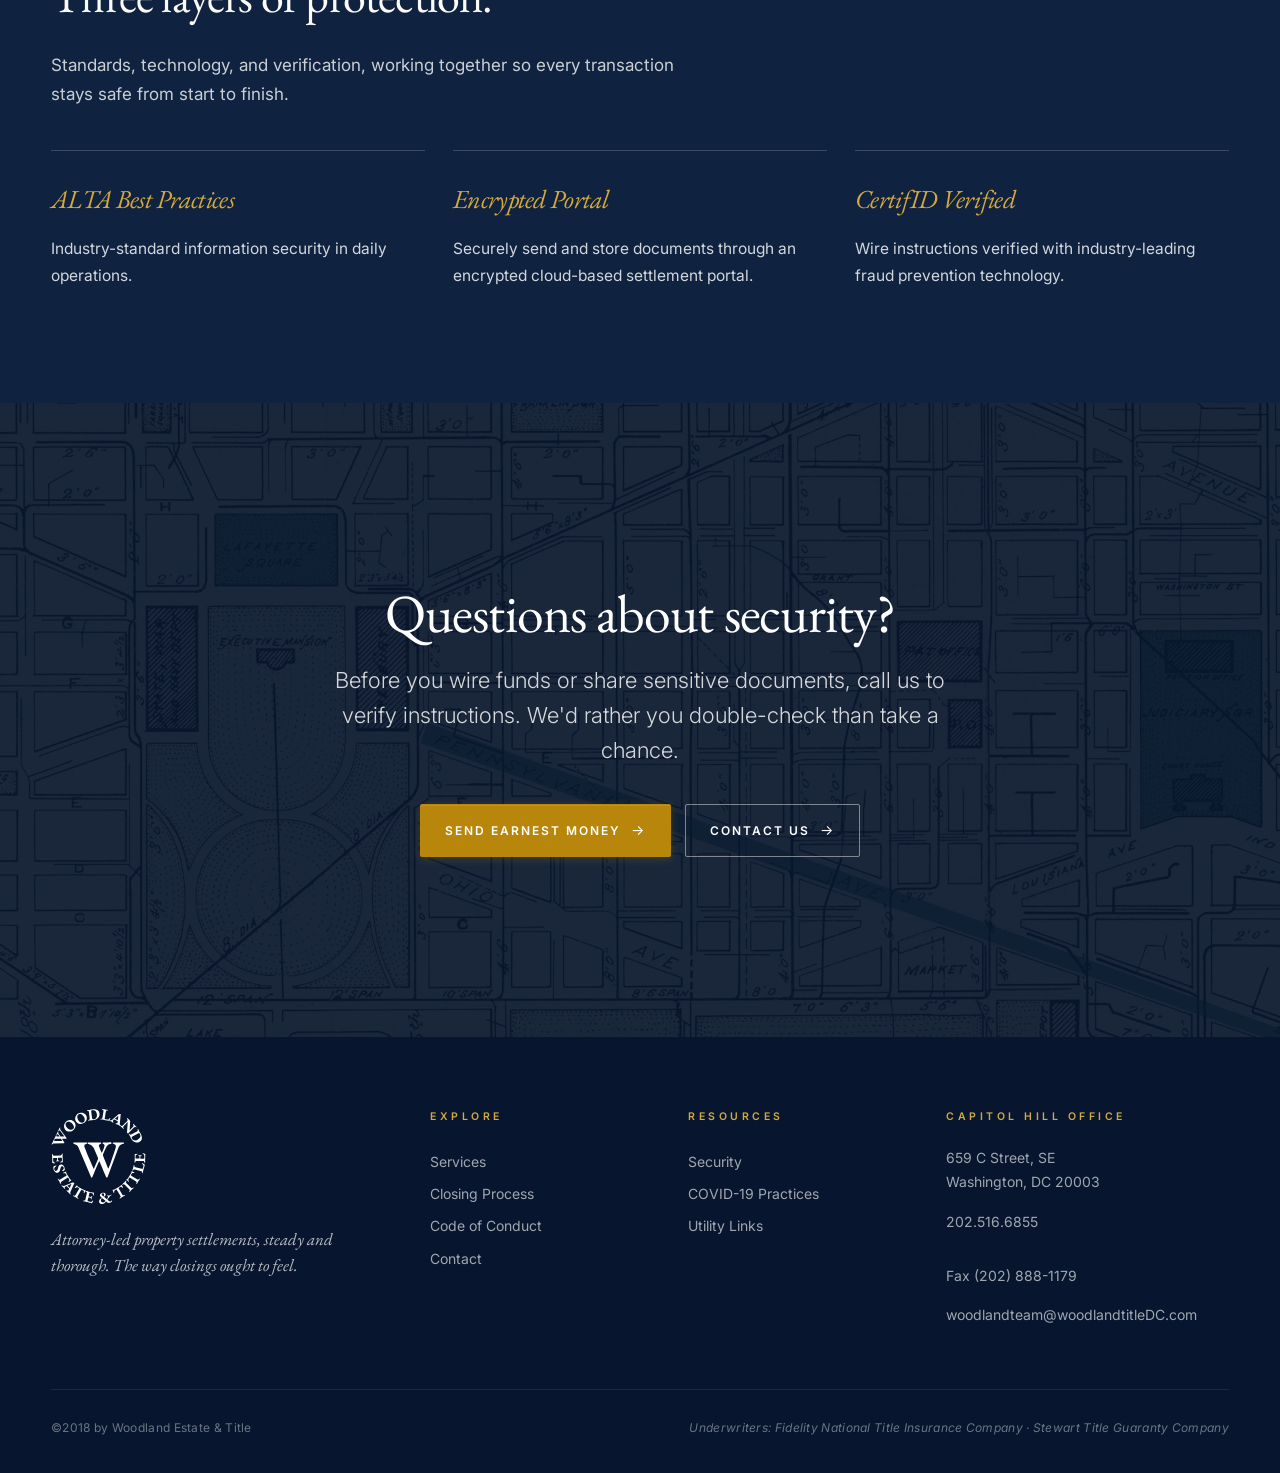
<file: security.html>
<!DOCTYPE html>
<html lang="en">
<head>
  <meta charset="UTF-8">
  <meta name="viewport" content="width=device-width, initial-scale=1.0">
  <title>Security &amp; Privacy — Woodland Estate &amp; Title</title>
  <meta name="description" content="How Woodland Estate &amp; Title protects client data and funds — encrypted cloud-based settlement software, ALTA best practices, and CertifID wire fraud prevention.">
  <link rel="preconnect" href="https://fonts.googleapis.com">
  <link rel="preconnect" href="https://fonts.gstatic.com" crossorigin>
  <link href="https://fonts.googleapis.com/css2?family=EB+Garamond:ital,wght@0,400;0,500;0,600;0,700;1,400;1,500&family=Inter:wght@300;400;500;600;700&display=swap" rel="stylesheet">
  <link rel="stylesheet" href="styles.css">
</head>
<body>
  <header class="top-header">
    <a class="top-header-brand" href="index.html">
      <img src="assets/woodland-stacked-white.svg" alt="Woodland Estate &amp; Title">
    </a>
    <button class="nav-toggle" aria-label="Toggle navigation" onclick="document.querySelector('.top-nav').classList.toggle('open')">Menu</button>
    <nav class="top-nav">
      <a href="services.html">Services</a>
      <a href="closing-process.html">Closing Process</a>
      <a href="code-of-conduct.html">Code of Conduct</a>
      <a href="contact.html">Contact</a>
      <a class="cta" href="https://woodlandtitledc.paymints.io/create-account" target="_blank" rel="noopener">Send Earnest Money</a>
    </nav>
  </header>

  <!-- ─── HERO ─── -->
  <section class="hero hero-compact">
    <div class="hero-bg"></div>
    <div class="hero-overlay"></div>
    <div class="hero-inner">
      <div class="hero-tag">Security &amp; Privacy</div>
      <h1>Security &amp; Privacy</h1>
      <div class="hero-divider"></div>
      <p class="hero-sub">we take your data and privacy seriously</p>
    </div>
  </section>

  <!-- ─── DATA PROTECTION ─── -->
  <section class="section section-alt">
    <div class="section-inner narrow">
      <div class="section-tag">Data Protection</div>
      <h2>Certified partners. Encrypted systems.</h2>
      <p class="lede">Our software partners operate with the highest data security certifications in the information technology field.</p>
      <p>We use the only cloud-based settlement software in the industry, allowing us to securely send and store your information through an encrypted portal for ease of use and peace of mind. In addition, we subscribe and strictly follow ALTA's best practices for information security in our daily operations.</p>
      <p class="pull-quote">Your information stays encrypted, accessible only to you and your settlement team.</p>
    </div>
  </section>

  <!-- ─── WIRE FRAUD PREVENTION ─── -->
  <section class="section">
    <div class="section-inner narrow">
      <div class="section-tag">Funds Protection</div>
      <h3>Wire Fraud Prevention</h3>
      <p>In order to protect your monies, we use the latest wire fraud prevention software, CertifID, which verifies your identity and wiring instructions. CertifID is a financial services wire fraud prevention industry leader and adds an additional layer of security and assurance to your wired transactions.</p>
    </div>
  </section>

  <!-- ─── SECURITY HIGHLIGHTS ─── -->
  <section class="section section-dark">
    <div class="section-inner">
      <div class="section-tag">Safeguards</div>
      <h2>Three layers of protection.</h2>
      <p>Standards, technology, and verification, working together so every transaction stays safe from start to finish.</p>

      <div class="three-col-grid">
        <div class="card card-dark">
          <h4>ALTA Best Practices</h4>
          <p>Industry-standard information security in daily operations.</p>
        </div>
        <div class="card card-dark">
          <h4>Encrypted Portal</h4>
          <p>Securely send and store documents through an encrypted cloud-based settlement portal.</p>
        </div>
        <div class="card card-dark">
          <h4>CertifID Verified</h4>
          <p>Wire instructions verified with industry-leading fraud prevention technology.</p>
        </div>
      </div>
    </div>
  </section>

  <!-- ─── CTA BAND ─── -->
  <section class="cta-band">
    <h2>Questions about security?</h2>
    <p>Before you wire funds or share sensitive documents, call us to verify instructions. We'd rather you double-check than take a chance.</p>
    <div class="cta-actions">
      <a class="btn btn-primary" href="https://woodlandtitledc.paymints.io/create-account" target="_blank" rel="noopener">Send Earnest Money</a>
      <a class="btn btn-secondary" href="contact.html">Contact Us</a>
    </div>
  </section>

  <!-- ─── FOOTER ─── -->
  <footer class="footer">
    <div class="footer-inner">
      <div class="footer-col footer-brand">
        <div class="footer-logo-spin" aria-label="Woodland Estate &amp; Title">
          <img class="footer-logo-ring" src="assets/circle-ring-white.svg" alt="" aria-hidden="true">
          <img class="footer-logo-w" src="assets/circle-w-white.svg" alt="Woodland Estate &amp; Title">
        </div>
        <p>Attorney-led property settlements, steady and thorough. The way closings ought to feel.</p>
      </div>
      <div class="footer-col">
        <h5>Explore</h5>
        <a href="services.html">Services</a>
        <a href="closing-process.html">Closing Process</a>
        <a href="code-of-conduct.html">Code of Conduct</a>
        <a href="contact.html">Contact</a>
      </div>
      <div class="footer-col">
        <h5>Resources</h5>
        <a href="security.html">Security</a>
        <a href="covid-19.html">COVID-19 Practices</a>
        <a href="utilities.html">Utility Links</a>
      </div>
      <div class="footer-col">
        <h5>Capitol Hill Office</h5>
        <p>659 C Street, SE<br>Washington, DC 20003</p>
        <p><a href="tel:2025166855">202.516.6855</a><br>Fax (202) 888-1179</p>
        <p><a href="mailto:woodlandteam@woodlandtitleDC.com">woodlandteam@woodlandtitleDC.com</a></p>
      </div>
    </div>
    <div class="footer-bottom">
      <div>©2018 by Woodland Estate &amp; Title</div>
      <div class="footer-underwriters">Underwriters: Fidelity National Title Insurance Company · Stewart Title Guaranty Company</div>
    </div>
  </footer>

  <script src="footer-spin.js" defer></script>
</body>
</html>
</file>
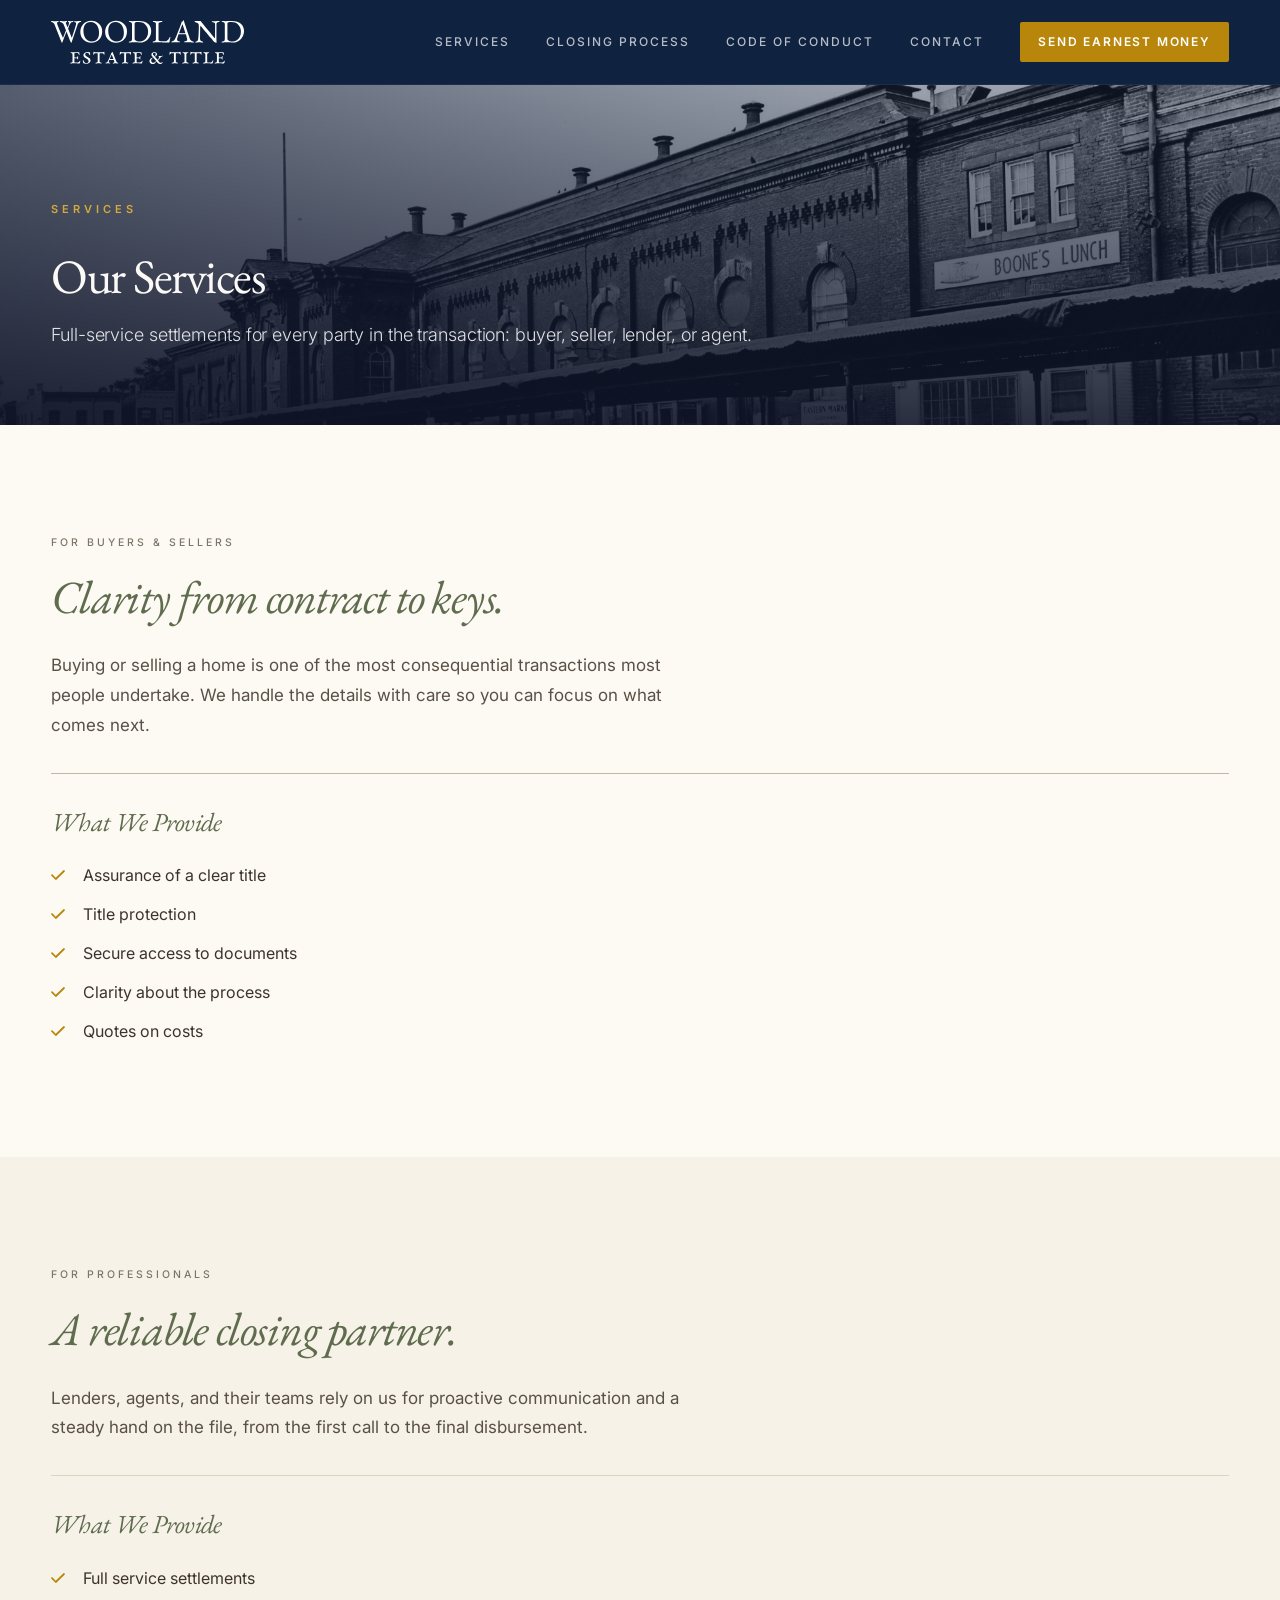
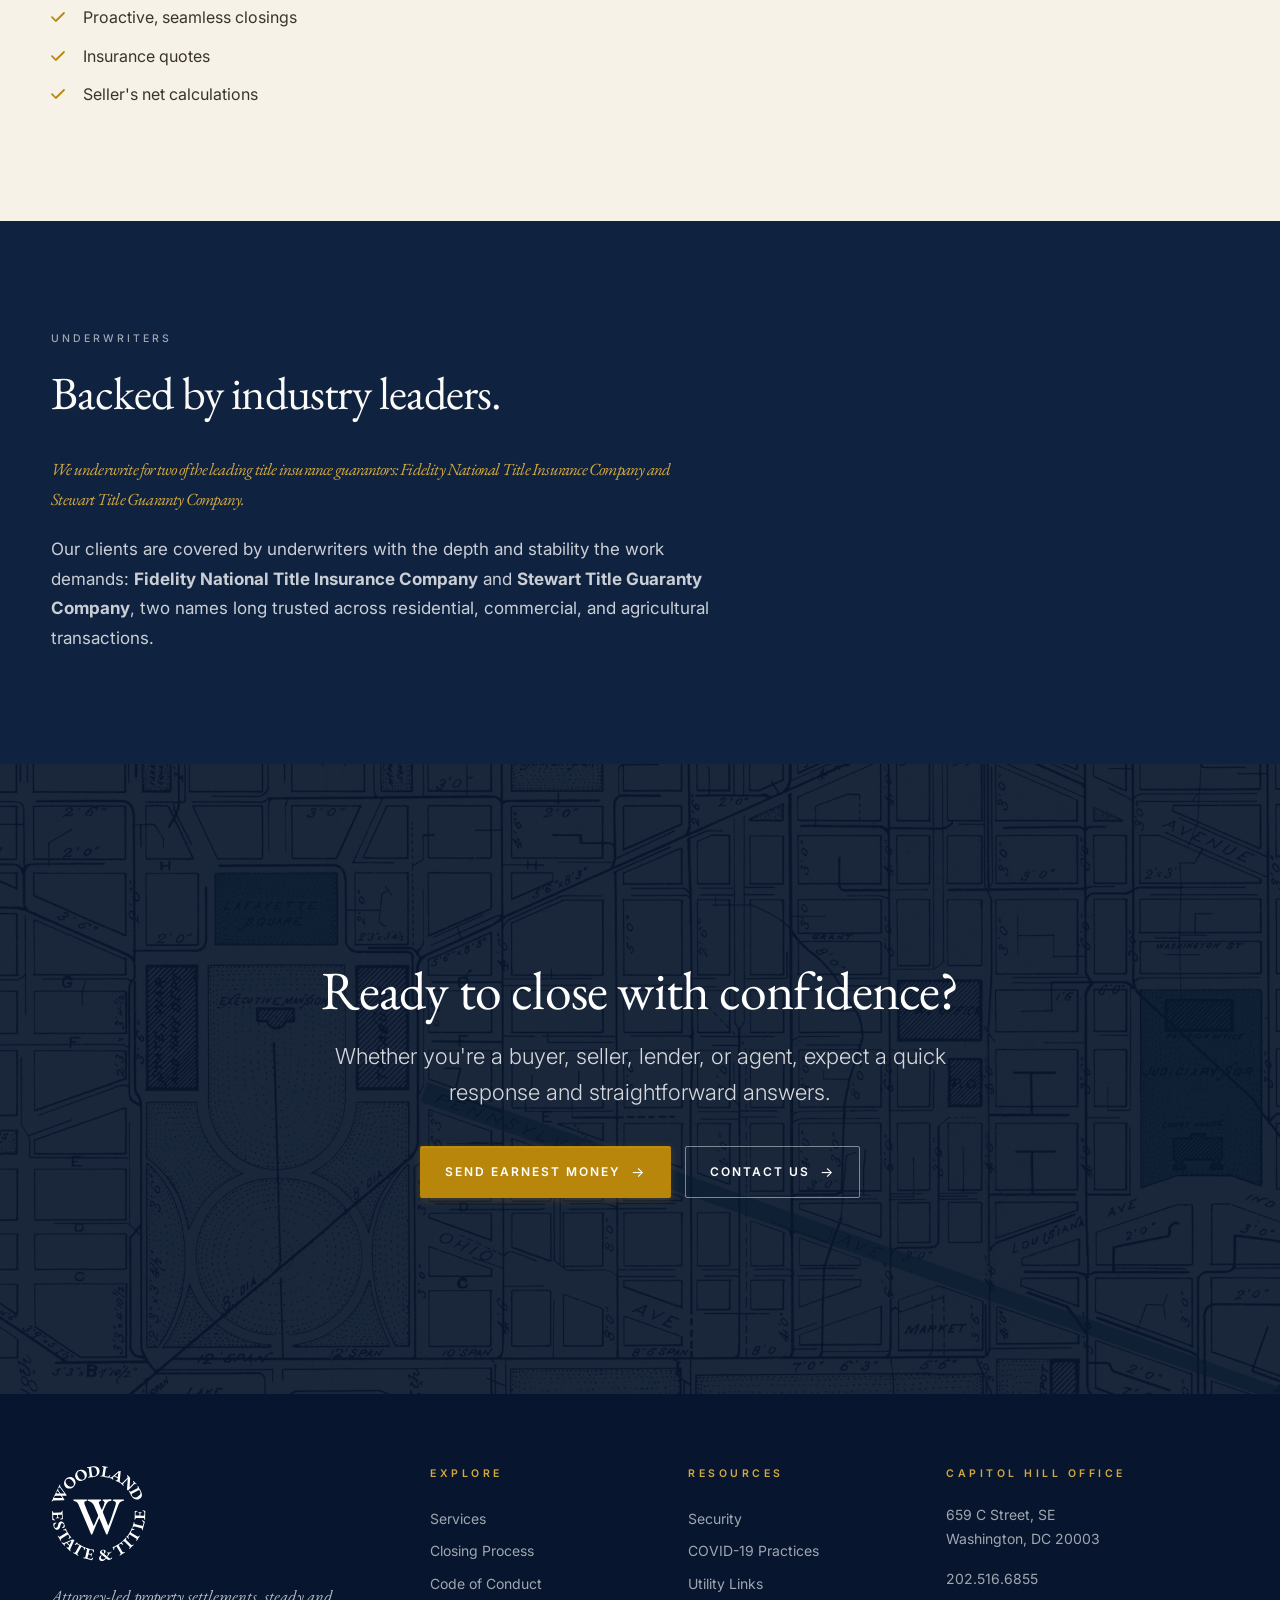
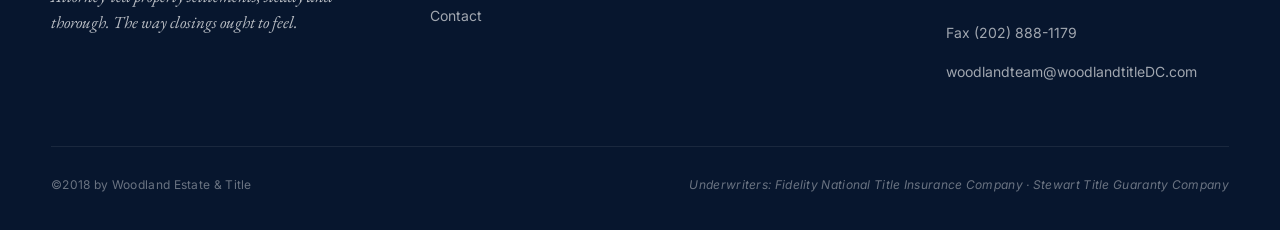
<file: services.html>
<!DOCTYPE html>
<html lang="en">
<head>
  <meta charset="UTF-8">
  <meta name="viewport" content="width=device-width, initial-scale=1.0">
  <title>Services — Woodland Estate &amp; Title</title>
  <meta name="description" content="Full-service property settlements for buyers, sellers, lenders, and agents in Washington DC, Maryland, and Virginia — backed by Fidelity National and Stewart Title.">
  <link rel="preconnect" href="https://fonts.googleapis.com">
  <link rel="preconnect" href="https://fonts.gstatic.com" crossorigin>
  <link href="https://fonts.googleapis.com/css2?family=EB+Garamond:ital,wght@0,400;0,500;0,600;0,700;1,400;1,500&family=Inter:wght@300;400;500;600;700&display=swap" rel="stylesheet">
  <link rel="stylesheet" href="styles.css">
</head>
<body>
  <header class="top-header">
    <a class="top-header-brand" href="index.html">
      <img src="assets/woodland-stacked-white.svg" alt="Woodland Estate &amp; Title">
    </a>
    <button class="nav-toggle" aria-label="Toggle navigation" onclick="document.querySelector('.top-nav').classList.toggle('open')">Menu</button>
    <nav class="top-nav">
      <a href="services.html">Services</a>
      <a href="closing-process.html">Closing Process</a>
      <a href="code-of-conduct.html">Code of Conduct</a>
      <a href="contact.html">Contact</a>
      <a class="cta" href="https://woodlandtitledc.paymints.io/create-account" target="_blank" rel="noopener">Send Earnest Money</a>
    </nav>
  </header>

  <main>

    <section class="hero hero-compact">
      <div class="hero-bg"></div>
      <div class="hero-overlay"></div>
      <div class="hero-inner">
        <div class="hero-tag">Services</div>
        <h1>Our Services</h1>
        <div class="hero-divider"></div>
        <p class="hero-sub">Full-service settlements for every party in the transaction: buyer, seller, lender, or agent.</p>
      </div>
    </section>

    <section class="section section-alt">
      <div class="section-inner">
        <div class="section-tag">For Buyers &amp; Sellers</div>
        <h2>Clarity from contract to keys.</h2>
        <p>Buying or selling a home is one of the most consequential transactions most people undertake. We handle the details with care so you can focus on what comes next.</p>

        <div class="card" style="margin-top: 32px;">
          <h4>What We Provide</h4>
          <ul class="check-list">
            <li>Assurance of a clear title</li>
            <li>Title protection</li>
            <li>Secure access to documents</li>
            <li>Clarity about the process</li>
            <li>Quotes on costs</li>
          </ul>
        </div>
      </div>
    </section>

    <section class="section">
      <div class="section-inner">
        <div class="section-tag">For Professionals</div>
        <h2>A reliable closing partner.</h2>
        <p>Lenders, agents, and their teams rely on us for proactive communication and a steady hand on the file, from the first call to the final disbursement.</p>

        <div class="card" style="margin-top: 32px;">
          <h4>What We Provide</h4>
          <ul class="check-list">
            <li>Full service settlements</li>
            <li>Proactive, seamless closings</li>
            <li>Insurance quotes</li>
            <li>Seller's net calculations</li>
          </ul>
        </div>
      </div>
    </section>

    <section class="section section-dark">
      <div class="section-inner narrow">
        <div class="section-tag">Underwriters</div>
        <h2>Backed by industry leaders.</h2>
        <p class="pull-quote">We underwrite for two of the leading title insurance guarantors: Fidelity National Title Insurance Company and Stewart Title Guaranty Company.</p>
        <p>Our clients are covered by underwriters with the depth and stability the work demands: <strong>Fidelity National Title Insurance Company</strong> and <strong>Stewart Title Guaranty Company</strong>, two names long trusted across residential, commercial, and agricultural transactions.</p>
      </div>
    </section>

    <section class="cta-band">
      <h2>Ready to close with confidence?</h2>
      <p>Whether you're a buyer, seller, lender, or agent, expect a quick response and straightforward answers.</p>
      <div class="cta-actions">
        <a class="btn btn-primary" href="https://woodlandtitledc.paymints.io/create-account" target="_blank" rel="noopener">Send Earnest Money</a>
        <a class="btn btn-secondary" href="contact.html">Contact Us</a>
      </div>
    </section>

  </main>

  <footer class="footer">
    <div class="footer-inner">
      <div class="footer-col footer-brand">
        <div class="footer-logo-spin" aria-label="Woodland Estate &amp; Title">
          <img class="footer-logo-ring" src="assets/circle-ring-white.svg" alt="" aria-hidden="true">
          <img class="footer-logo-w" src="assets/circle-w-white.svg" alt="Woodland Estate &amp; Title">
        </div>
        <p>Attorney-led property settlements, steady and thorough. The way closings ought to feel.</p>
      </div>
      <div class="footer-col">
        <h5>Explore</h5>
        <a href="services.html">Services</a>
        <a href="closing-process.html">Closing Process</a>
        <a href="code-of-conduct.html">Code of Conduct</a>
        <a href="contact.html">Contact</a>
      </div>
      <div class="footer-col">
        <h5>Resources</h5>
        <a href="security.html">Security</a>
        <a href="covid-19.html">COVID-19 Practices</a>
        <a href="utilities.html">Utility Links</a>
      </div>
      <div class="footer-col">
        <h5>Capitol Hill Office</h5>
        <p>659 C Street, SE<br>Washington, DC 20003</p>
        <p><a href="tel:2025166855">202.516.6855</a><br>Fax (202) 888-1179</p>
        <p><a href="mailto:woodlandteam@woodlandtitleDC.com">woodlandteam@woodlandtitleDC.com</a></p>
      </div>
    </div>
    <div class="footer-bottom">
      <div>©2018 by Woodland Estate &amp; Title</div>
      <div class="footer-underwriters">Underwriters: Fidelity National Title Insurance Company · Stewart Title Guaranty Company</div>
    </div>
  </footer>

  <script src="footer-spin.js" defer></script>
</body>
</html>
</file>
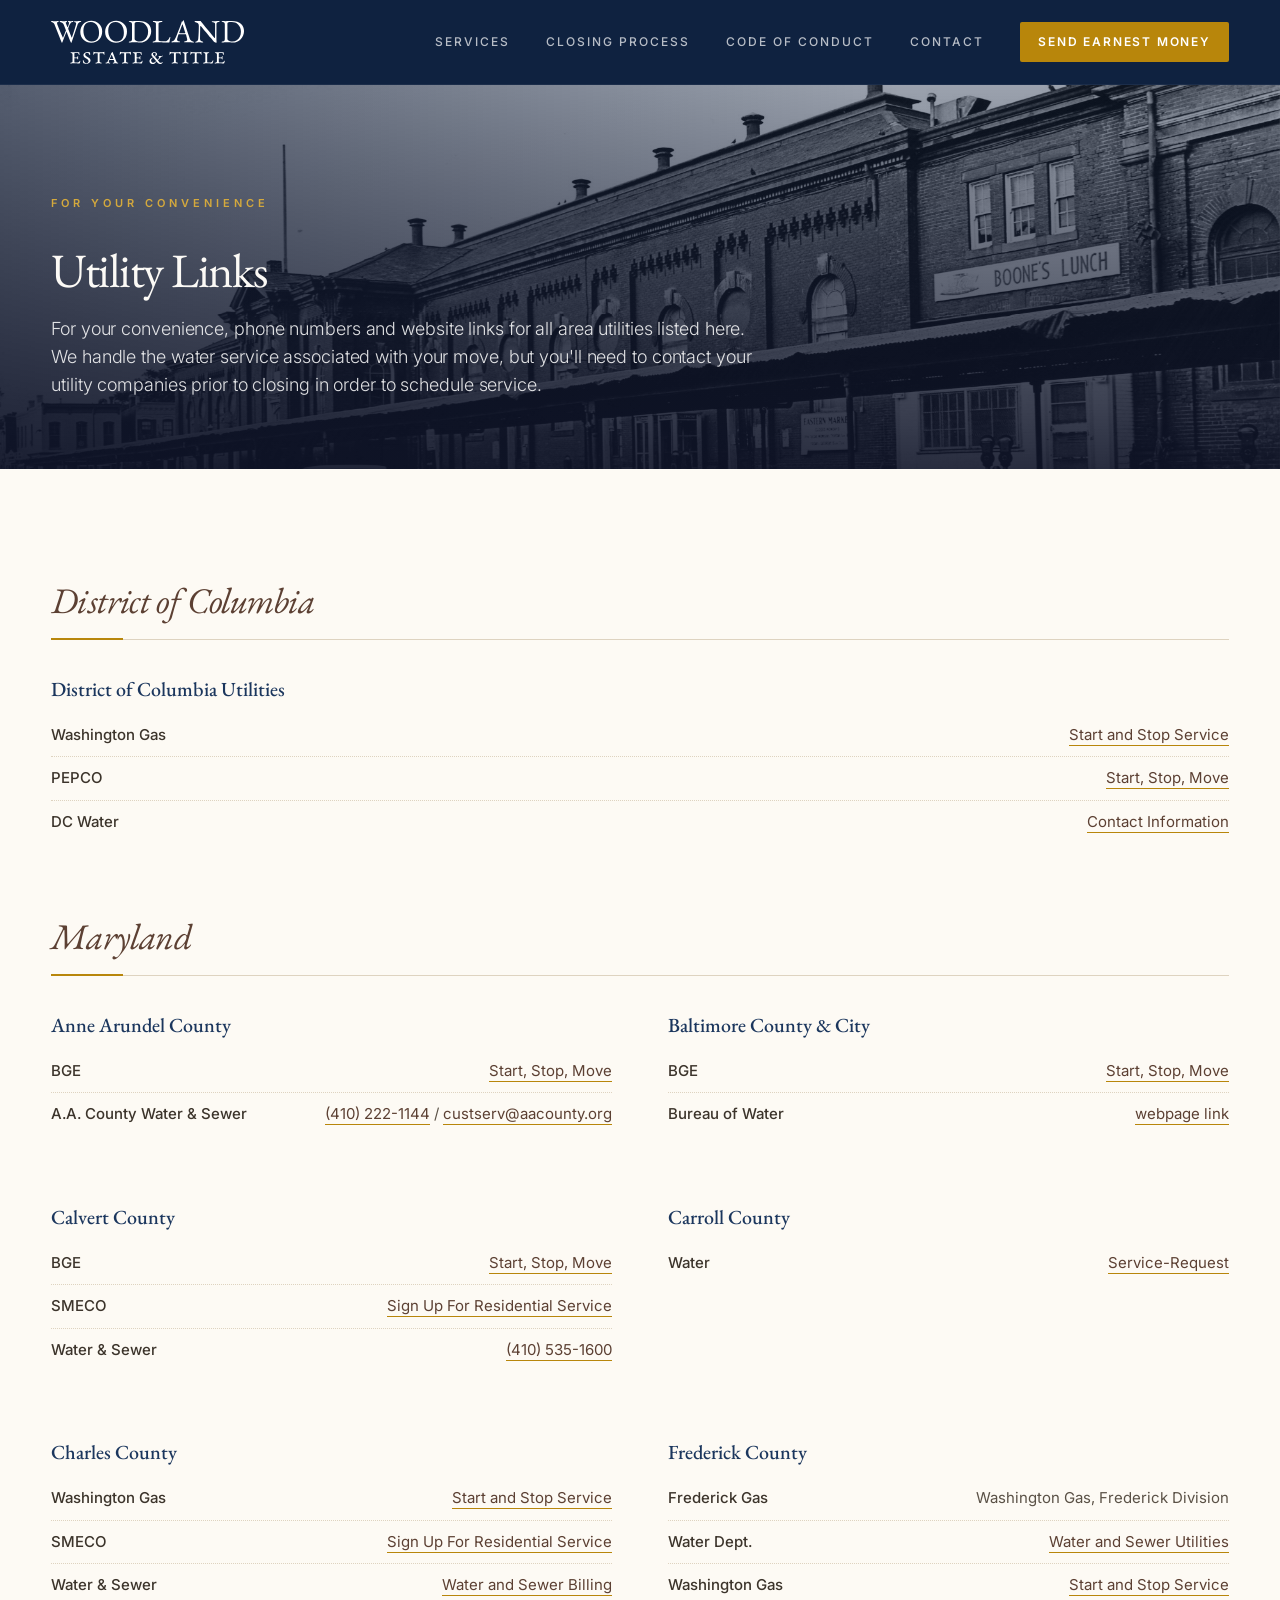
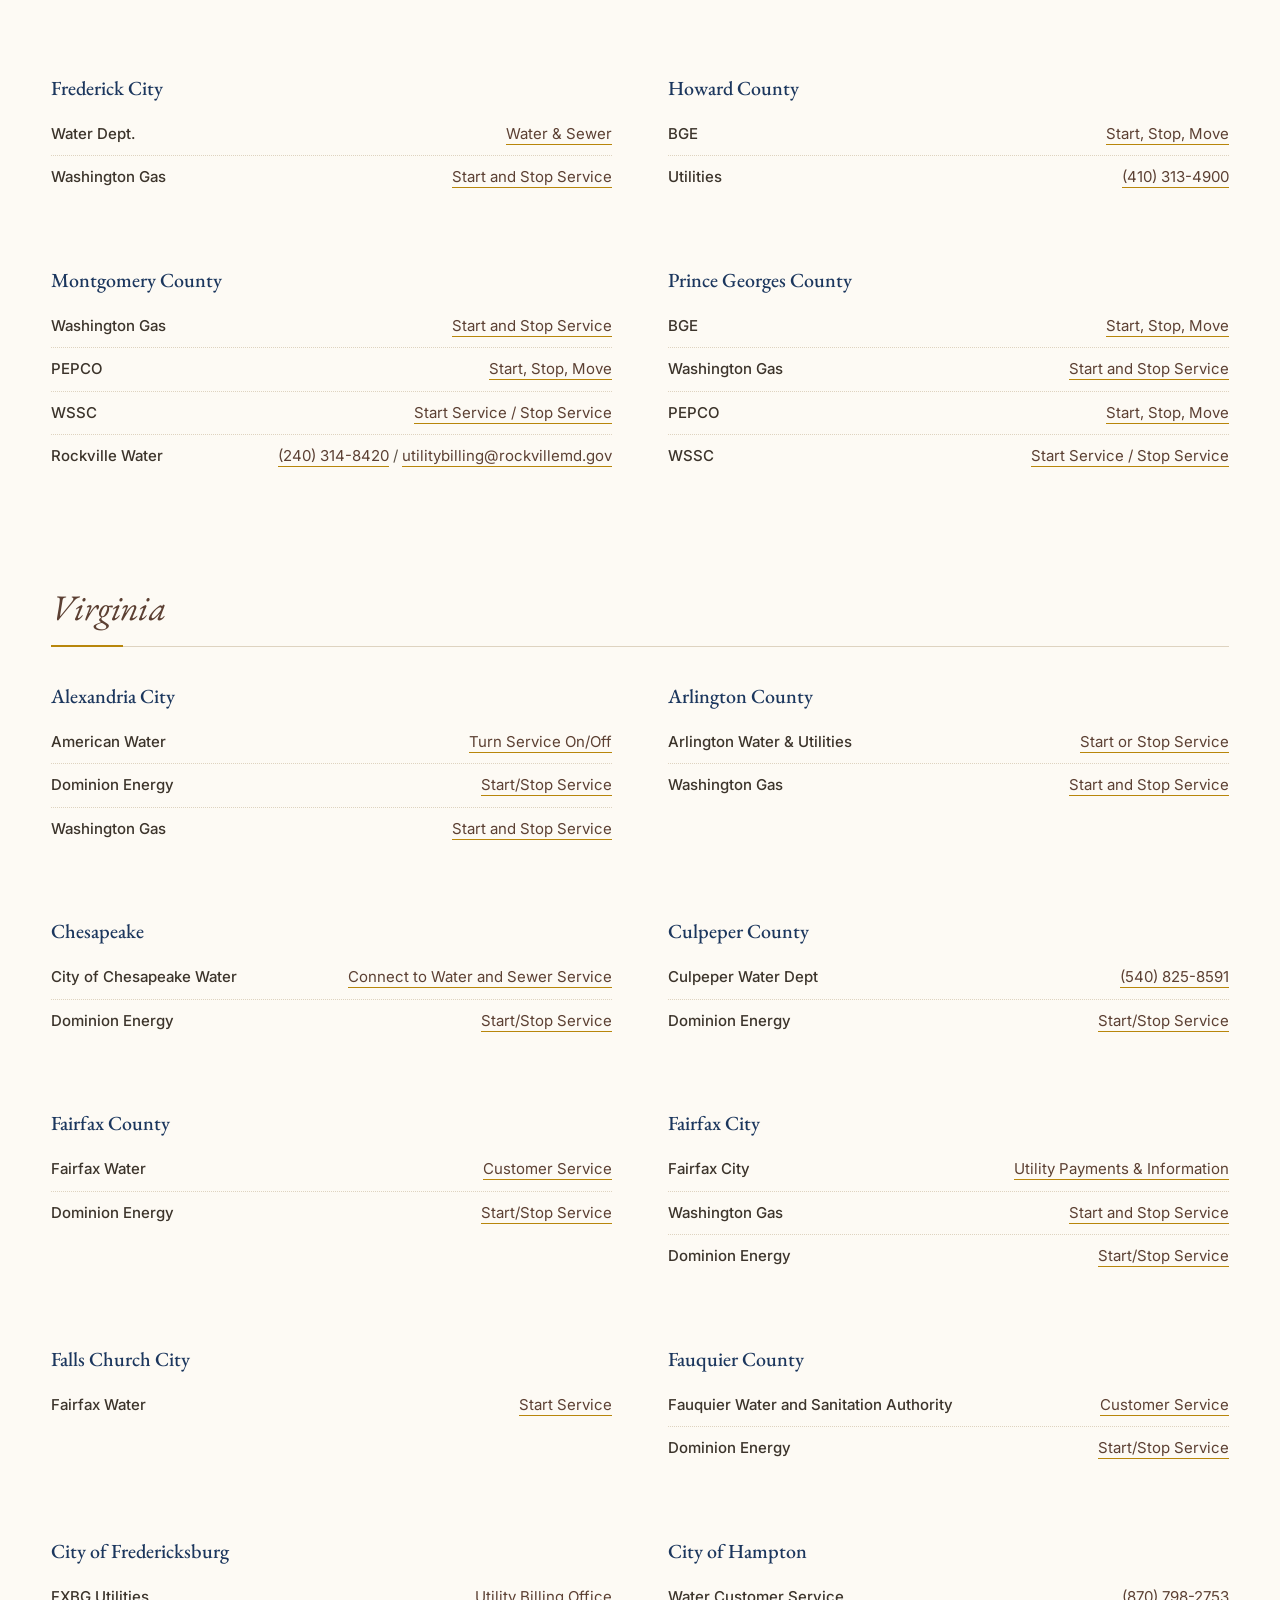
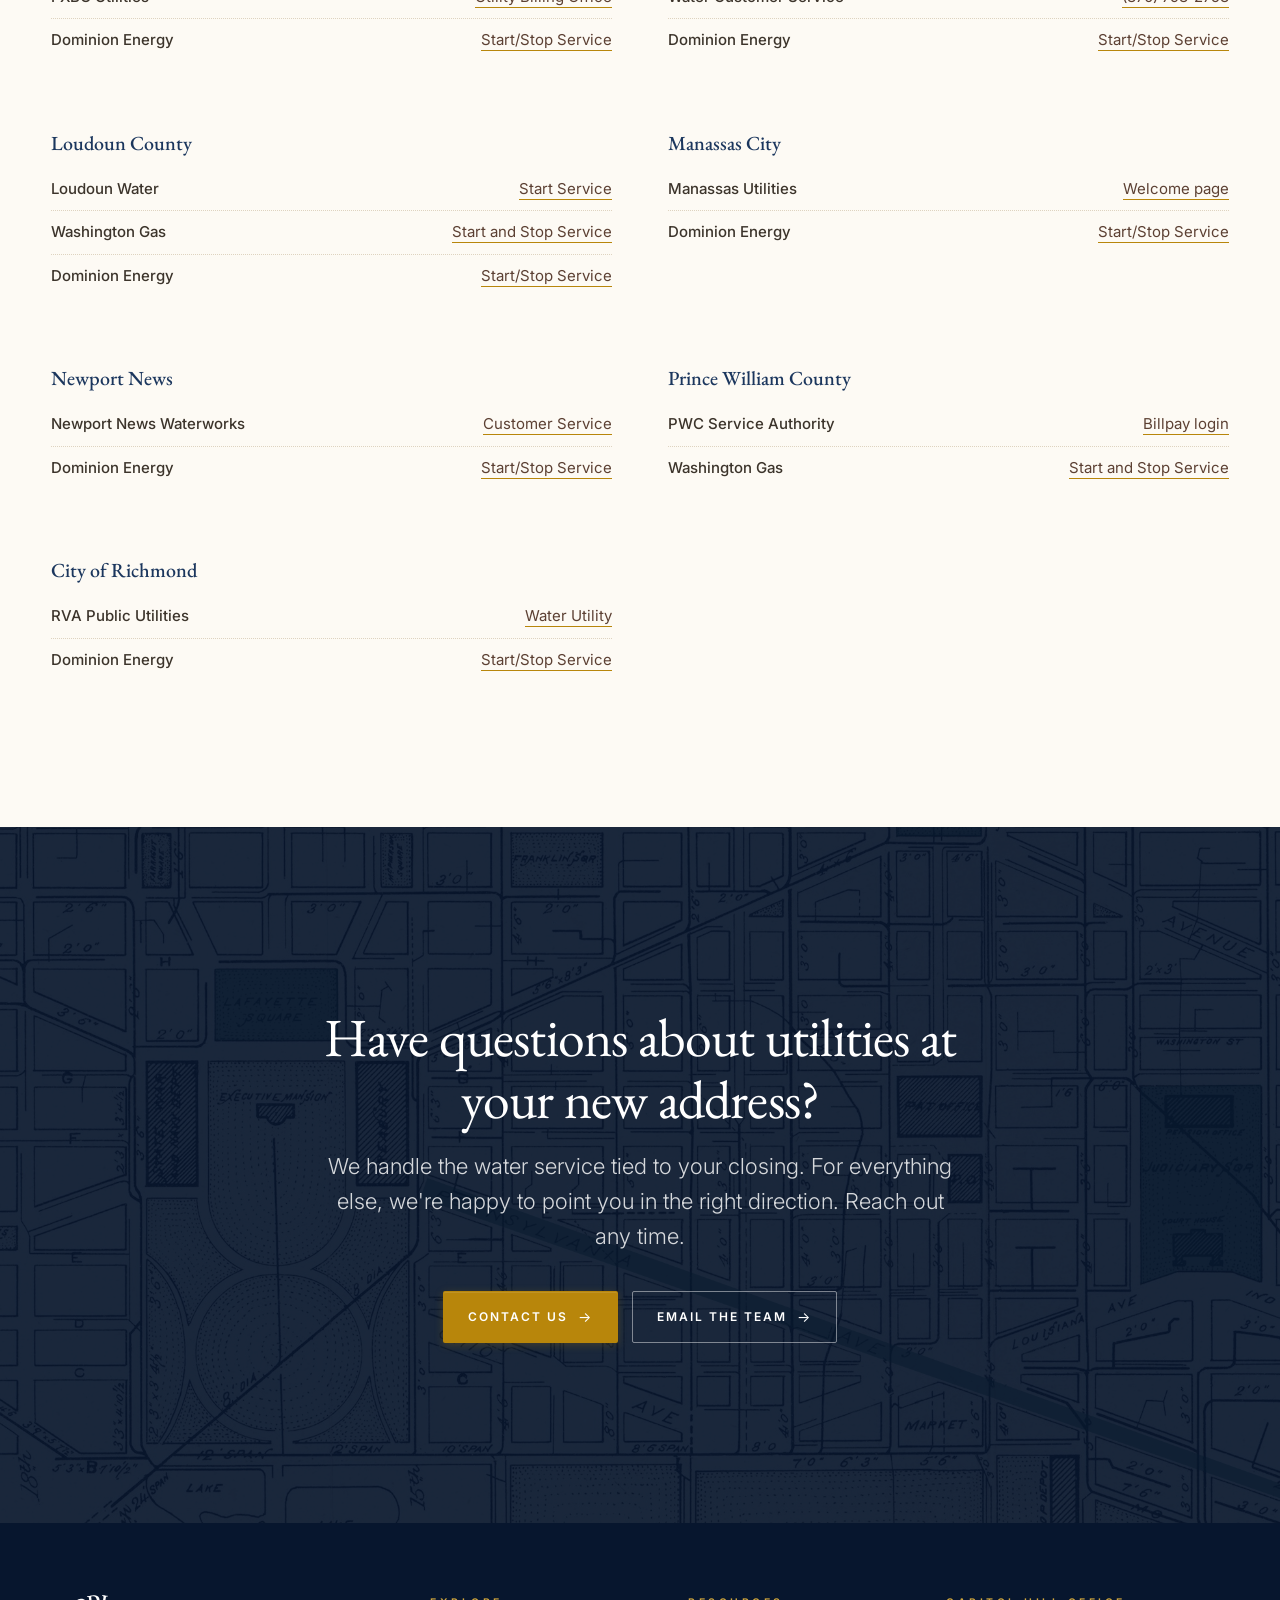
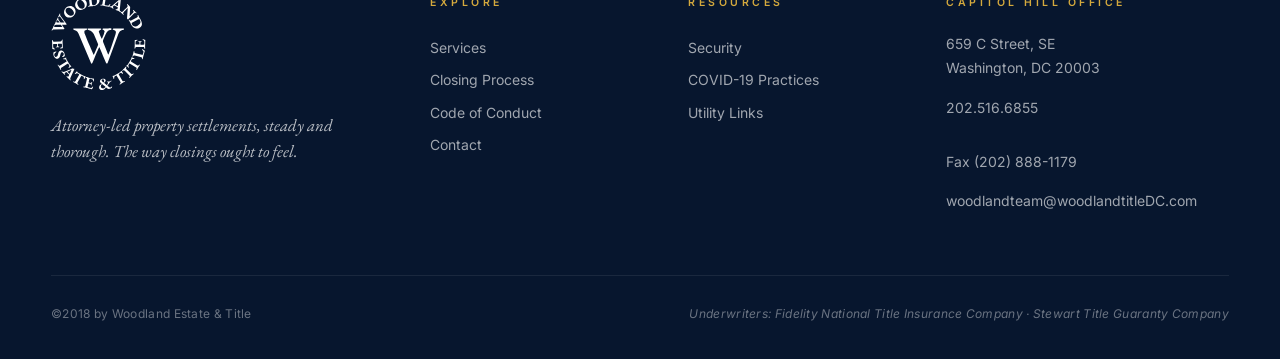
<file: utilities.html>
<!DOCTYPE html>
<html lang="en">
<head>
  <meta charset="UTF-8">
  <meta name="viewport" content="width=device-width, initial-scale=1.0">
  <title>Utility Links — Woodland Estate &amp; Title</title>
  <meta name="description" content="Phone numbers and website links for water, gas, and electric utilities across Washington, DC, Maryland, and Virginia — a convenience reference for Woodland Estate &amp; Title clients preparing to close.">
  <link rel="preconnect" href="https://fonts.googleapis.com">
  <link rel="preconnect" href="https://fonts.gstatic.com" crossorigin>
  <link href="https://fonts.googleapis.com/css2?family=EB+Garamond:ital,wght@0,400;0,500;0,600;0,700;1,400;1,500&family=Inter:wght@300;400;500;600;700&display=swap" rel="stylesheet">
  <link rel="stylesheet" href="styles.css">
</head>
<body>
  <header class="top-header">
    <a class="top-header-brand" href="index.html">
      <img src="assets/woodland-stacked-white.svg" alt="Woodland Estate &amp; Title">
    </a>
    <button class="nav-toggle" aria-label="Toggle navigation" onclick="document.querySelector('.top-nav').classList.toggle('open')">Menu</button>
    <nav class="top-nav">
      <a href="services.html">Services</a>
      <a href="closing-process.html">Closing Process</a>
      <a href="code-of-conduct.html">Code of Conduct</a>
      <a href="contact.html">Contact</a>
      <a class="cta" href="https://woodlandtitledc.paymints.io/create-account" target="_blank" rel="noopener">Send Earnest Money</a>
    </nav>
  </header>

  <!-- ─── HERO ─── -->
  <section class="hero hero-compact">
    <div class="hero-bg"></div>
    <div class="hero-overlay"></div>
    <div class="hero-inner">
      <div class="hero-tag">For Your Convenience</div>
      <h1>Utility Links</h1>
      <div class="hero-divider"></div>
      <p class="hero-sub">For your convenience, phone numbers and website links for all area utilities listed here. We handle the water service associated with your move, but you'll need to contact your utility companies prior to closing in order to schedule service.</p>
    </div>
  </section>

  <!-- ─── UTILITIES ─── -->
  <section class="section section-alt">
    <div class="section-inner">

      <!-- District of Columbia -->
      <div class="utility-region">
        <h3>District of Columbia</h3>
        <div class="utility-county">
          <h4>District of Columbia Utilities</h4>
          <ul>
            <li><strong>Washington Gas</strong> <span><a href="#">Start and Stop Service</a></span></li>
            <li><strong>PEPCO</strong> <span><a href="#">Start, Stop, Move</a></span></li>
            <li><strong>DC Water</strong> <span><a href="#">Contact Information</a></span></li>
          </ul>
        </div>
      </div>

      <!-- Maryland -->
      <div class="utility-region">
        <h3>Maryland</h3>
        <div class="utility-grid">

          <div class="utility-county">
            <h4>Anne Arundel County</h4>
            <ul>
              <li><strong>BGE</strong> <span><a href="#">Start, Stop, Move</a></span></li>
              <li><strong>A.A. County Water &amp; Sewer</strong> <span><a href="tel:4102221144">(410) 222-1144</a> / <a href="mailto:custserv@aacounty.org">custserv@aacounty.org</a></span></li>
            </ul>
          </div>

          <div class="utility-county">
            <h4>Baltimore County &amp; City</h4>
            <ul>
              <li><strong>BGE</strong> <span><a href="#">Start, Stop, Move</a></span></li>
              <li><strong>Bureau of Water</strong> <span><a href="#">webpage link</a></span></li>
            </ul>
          </div>

          <div class="utility-county">
            <h4>Calvert County</h4>
            <ul>
              <li><strong>BGE</strong> <span><a href="#">Start, Stop, Move</a></span></li>
              <li><strong>SMECO</strong> <span><a href="#">Sign Up For Residential Service</a></span></li>
              <li><strong>Water &amp; Sewer</strong> <span><a href="tel:4105351600">(410) 535-1600</a></span></li>
            </ul>
          </div>

          <div class="utility-county">
            <h4>Carroll County</h4>
            <ul>
              <li><strong>Water</strong> <span><a href="#">Service-Request</a></span></li>
            </ul>
          </div>

          <div class="utility-county">
            <h4>Charles County</h4>
            <ul>
              <li><strong>Washington Gas</strong> <span><a href="#">Start and Stop Service</a></span></li>
              <li><strong>SMECO</strong> <span><a href="#">Sign Up For Residential Service</a></span></li>
              <li><strong>Water &amp; Sewer</strong> <span><a href="#">Water and Sewer Billing</a></span></li>
            </ul>
          </div>

          <div class="utility-county">
            <h4>Frederick County</h4>
            <ul>
              <li><strong>Frederick Gas</strong> <span>Washington Gas, Frederick Division</span></li>
              <li><strong>Water Dept.</strong> <span><a href="#">Water and Sewer Utilities</a></span></li>
              <li><strong>Washington Gas</strong> <span><a href="#">Start and Stop Service</a></span></li>
            </ul>
          </div>

          <div class="utility-county">
            <h4>Frederick City</h4>
            <ul>
              <li><strong>Water Dept.</strong> <span><a href="#">Water &amp; Sewer</a></span></li>
              <li><strong>Washington Gas</strong> <span><a href="#">Start and Stop Service</a></span></li>
            </ul>
          </div>

          <div class="utility-county">
            <h4>Howard County</h4>
            <ul>
              <li><strong>BGE</strong> <span><a href="#">Start, Stop, Move</a></span></li>
              <li><strong>Utilities</strong> <span><a href="tel:4103134900">(410) 313-4900</a></span></li>
            </ul>
          </div>

          <div class="utility-county">
            <h4>Montgomery County</h4>
            <ul>
              <li><strong>Washington Gas</strong> <span><a href="#">Start and Stop Service</a></span></li>
              <li><strong>PEPCO</strong> <span><a href="#">Start, Stop, Move</a></span></li>
              <li><strong>WSSC</strong> <span><a href="#">Start Service / Stop Service</a></span></li>
              <li><strong>Rockville Water</strong> <span><a href="tel:2403148420">(240) 314-8420</a> / <a href="mailto:utilitybilling@rockvillemd.gov">utilitybilling@rockvillemd.gov</a></span></li>
            </ul>
          </div>

          <div class="utility-county">
            <h4>Prince Georges County</h4>
            <ul>
              <li><strong>BGE</strong> <span><a href="#">Start, Stop, Move</a></span></li>
              <li><strong>Washington Gas</strong> <span><a href="#">Start and Stop Service</a></span></li>
              <li><strong>PEPCO</strong> <span><a href="#">Start, Stop, Move</a></span></li>
              <li><strong>WSSC</strong> <span><a href="#">Start Service / Stop Service</a></span></li>
            </ul>
          </div>

        </div>
      </div>

      <!-- Virginia -->
      <div class="utility-region">
        <h3>Virginia</h3>
        <div class="utility-grid">

          <div class="utility-county">
            <h4>Alexandria City</h4>
            <ul>
              <li><strong>American Water</strong> <span><a href="#">Turn Service On/Off</a></span></li>
              <li><strong>Dominion Energy</strong> <span><a href="#">Start/Stop Service</a></span></li>
              <li><strong>Washington Gas</strong> <span><a href="#">Start and Stop Service</a></span></li>
            </ul>
          </div>

          <div class="utility-county">
            <h4>Arlington County</h4>
            <ul>
              <li><strong>Arlington Water &amp; Utilities</strong> <span><a href="#">Start or Stop Service</a></span></li>
              <li><strong>Washington Gas</strong> <span><a href="#">Start and Stop Service</a></span></li>
            </ul>
          </div>

          <div class="utility-county">
            <h4>Chesapeake</h4>
            <ul>
              <li><strong>City of Chesapeake Water</strong> <span><a href="#">Connect to Water and Sewer Service</a></span></li>
              <li><strong>Dominion Energy</strong> <span><a href="#">Start/Stop Service</a></span></li>
            </ul>
          </div>

          <div class="utility-county">
            <h4>Culpeper County</h4>
            <ul>
              <li><strong>Culpeper Water Dept</strong> <span><a href="tel:5408258591">(540) 825-8591</a></span></li>
              <li><strong>Dominion Energy</strong> <span><a href="#">Start/Stop Service</a></span></li>
            </ul>
          </div>

          <div class="utility-county">
            <h4>Fairfax County</h4>
            <ul>
              <li><strong>Fairfax Water</strong> <span><a href="#">Customer Service</a></span></li>
              <li><strong>Dominion Energy</strong> <span><a href="#">Start/Stop Service</a></span></li>
            </ul>
          </div>

          <div class="utility-county">
            <h4>Fairfax City</h4>
            <ul>
              <li><strong>Fairfax City</strong> <span><a href="#">Utility Payments &amp; Information</a></span></li>
              <li><strong>Washington Gas</strong> <span><a href="#">Start and Stop Service</a></span></li>
              <li><strong>Dominion Energy</strong> <span><a href="#">Start/Stop Service</a></span></li>
            </ul>
          </div>

          <div class="utility-county">
            <h4>Falls Church City</h4>
            <ul>
              <li><strong>Fairfax Water</strong> <span><a href="#">Start Service</a></span></li>
            </ul>
          </div>

          <div class="utility-county">
            <h4>Fauquier County</h4>
            <ul>
              <li><strong>Fauquier Water and Sanitation Authority</strong> <span><a href="#">Customer Service</a></span></li>
              <li><strong>Dominion Energy</strong> <span><a href="#">Start/Stop Service</a></span></li>
            </ul>
          </div>

          <div class="utility-county">
            <h4>City of Fredericksburg</h4>
            <ul>
              <li><strong>FXBG Utilities</strong> <span><a href="#">Utility Billing Office</a></span></li>
              <li><strong>Dominion Energy</strong> <span><a href="#">Start/Stop Service</a></span></li>
            </ul>
          </div>

          <div class="utility-county">
            <h4>City of Hampton</h4>
            <ul>
              <li><strong>Water Customer Service</strong> <span><a href="tel:8707982753">(870) 798-2753</a></span></li>
              <li><strong>Dominion Energy</strong> <span><a href="#">Start/Stop Service</a></span></li>
            </ul>
          </div>

          <div class="utility-county">
            <h4>Loudoun County</h4>
            <ul>
              <li><strong>Loudoun Water</strong> <span><a href="#">Start Service</a></span></li>
              <li><strong>Washington Gas</strong> <span><a href="#">Start and Stop Service</a></span></li>
              <li><strong>Dominion Energy</strong> <span><a href="#">Start/Stop Service</a></span></li>
            </ul>
          </div>

          <div class="utility-county">
            <h4>Manassas City</h4>
            <ul>
              <li><strong>Manassas Utilities</strong> <span><a href="#">Welcome page</a></span></li>
              <li><strong>Dominion Energy</strong> <span><a href="#">Start/Stop Service</a></span></li>
            </ul>
          </div>

          <div class="utility-county">
            <h4>Newport News</h4>
            <ul>
              <li><strong>Newport News Waterworks</strong> <span><a href="#">Customer Service</a></span></li>
              <li><strong>Dominion Energy</strong> <span><a href="#">Start/Stop Service</a></span></li>
            </ul>
          </div>

          <div class="utility-county">
            <h4>Prince William County</h4>
            <ul>
              <li><strong>PWC Service Authority</strong> <span><a href="#">Billpay login</a></span></li>
              <li><strong>Washington Gas</strong> <span><a href="#">Start and Stop Service</a></span></li>
            </ul>
          </div>

          <div class="utility-county">
            <h4>City of Richmond</h4>
            <ul>
              <li><strong>RVA Public Utilities</strong> <span><a href="#">Water Utility</a></span></li>
              <li><strong>Dominion Energy</strong> <span><a href="#">Start/Stop Service</a></span></li>
            </ul>
          </div>

        </div>
      </div>

    </div>
  </section>

  <!-- ─── CTA BAND ─── -->
  <section class="cta-band">
    <h2>Have questions about utilities at your new address?</h2>
    <p>We handle the water service tied to your closing. For everything else, we're happy to point you in the right direction. Reach out any time.</p>
    <div class="cta-actions">
      <a class="btn btn-primary" href="contact.html">Contact Us</a>
      <a class="btn btn-secondary" href="mailto:woodlandteam@woodlandtitleDC.com">Email the Team</a>
    </div>
  </section>

  <!-- ─── FOOTER ─── -->
  <footer class="footer">
    <div class="footer-inner">
      <div class="footer-col footer-brand">
        <div class="footer-logo-spin" aria-label="Woodland Estate &amp; Title">
          <img class="footer-logo-ring" src="assets/circle-ring-white.svg" alt="" aria-hidden="true">
          <img class="footer-logo-w" src="assets/circle-w-white.svg" alt="Woodland Estate &amp; Title">
        </div>
        <p>Attorney-led property settlements, steady and thorough. The way closings ought to feel.</p>
      </div>
      <div class="footer-col">
        <h5>Explore</h5>
        <a href="services.html">Services</a>
        <a href="closing-process.html">Closing Process</a>
        <a href="code-of-conduct.html">Code of Conduct</a>
        <a href="contact.html">Contact</a>
      </div>
      <div class="footer-col">
        <h5>Resources</h5>
        <a href="security.html">Security</a>
        <a href="covid-19.html">COVID-19 Practices</a>
        <a href="utilities.html">Utility Links</a>
      </div>
      <div class="footer-col">
        <h5>Capitol Hill Office</h5>
        <p>659 C Street, SE<br>Washington, DC 20003</p>
        <p><a href="tel:2025166855">202.516.6855</a><br>Fax (202) 888-1179</p>
        <p><a href="mailto:woodlandteam@woodlandtitleDC.com">woodlandteam@woodlandtitleDC.com</a></p>
      </div>
    </div>
    <div class="footer-bottom">
      <div>©2018 by Woodland Estate &amp; Title</div>
      <div class="footer-underwriters">Underwriters: Fidelity National Title Insurance Company · Stewart Title Guaranty Company</div>
    </div>
  </footer>

  <script src="footer-spin.js" defer></script>
</body>
</html>
</file>
<file: styles.css>
/* ───────────────────────────────────────────────
   WOODLAND ESTATE & TITLE — SITE STYLES
   ─────────────────────────────────────────────── */

* { margin: 0; padding: 0; box-sizing: border-box; }

:root {
  /* Palette */
  --brown: #5C4033;
  --brown-dark: #3A2820;
  --brown-deep: #2A1C14;
  --navy: #1B365D;
  --navy-dark: #0F2240;
  --navy-deep: #07162E;
  --gold: #B8860B;
  --gold-dark: #8A6508;
  --gold-soft: #D4A93D;

  /* Editorial sage — used for italic serif display headings */
  --sage: #7D8A6A;
  --sage-dark: #5F6C4E;
  --sage-soft: #A4AF93;

  /* Surfaces */
  --bg-cream: #F2EADD;
  --bg-paper: #F7F2E8;
  --bg-white: #FDFAF4;
  --bg-dark: #0F2240;
  --bg-warm: #ECE3D3;

  /* Accents */
  --accent: #C4A882;
  --accent-dark: #A68B6B;

  /* Text — warmer, muted for editorial feel */
  --text-dark: #3C342B;
  --text-medium: #5A5146;
  --text-soft: #7D7568;
  --text-light: #9E9788;
  --text-white: #FFFFFF;

  /* Lines */
  --border: #DED3C0;
  --border-strong: #C2B8A1;
  --border-dark: rgba(255,255,255,0.12);

  /* Type */
  --serif: 'EB Garamond', Georgia, serif;
  --sans: 'Inter', -apple-system, BlinkMacSystemFont, 'Segoe UI', sans-serif;

  /* Rhythm */
  --content-max: 1300px;
  --content-narrow: 780px;
  --content-reading: 660px;
  /* Horizontal gutter: smoothly expands to center content on wide screens */
  --gutter: max(clamp(24px, 4vw, 56px), calc((100vw - var(--content-max)) / 2));

  /* Motion */
  --ease: cubic-bezier(0.2, 0.7, 0.2, 1);
}

html { scroll-behavior: smooth; }

body {
  font-family: var(--sans);
  color: var(--text-dark);
  background: var(--bg-paper);
  line-height: 1.6;
  font-size: 16px;
  -webkit-font-smoothing: antialiased;
  -moz-osx-font-smoothing: grayscale;
}

a { color: inherit; }
img { display: block; max-width: 100%; height: auto; }

/* ───────────────────────────────────────────────
   TOP CHROME
   ─────────────────────────────────────────────── */

.pre-header {
  background: var(--brown-deep);
  color: rgba(255,255,255,0.75);
  font-size: 12px;
  font-weight: 400;
  letter-spacing: 0.5px;
  text-align: center;
  padding: 9px 20px;
}
.pre-header a {
  color: var(--gold-soft);
  text-decoration: none;
  border-bottom: 1px solid rgba(212,169,61,0.35);
  padding-bottom: 1px;
  transition: border-color 0.2s;
}
.pre-header a:hover { border-bottom-color: var(--gold-soft); }

.top-header {
  background: var(--bg-dark);
  padding: 20px var(--gutter);
  display: flex;
  align-items: center;
  justify-content: space-between;
  position: sticky;
  top: 0;
  z-index: 50;
  border-bottom: 1px solid rgba(255,255,255,0.05);
  transition: transform 0.35s ease;
  will-change: transform;
}
.top-header.is-hidden {
  transform: translateY(-100%);
}
.top-header-brand {
  display: inline-flex;
  align-items: center;
  text-decoration: none;
}
.top-header-brand img {
  height: 44px;
  width: auto;
  display: block;
}

.top-nav {
  display: flex;
  align-items: center;
  gap: 36px;
}
.top-nav a {
  font-family: var(--sans);
  font-size: 12px;
  font-weight: 500;
  letter-spacing: 2px;
  text-transform: uppercase;
  color: rgba(255, 255, 255, 0.7);
  text-decoration: none;
  transition: color 0.18s var(--ease);
  position: relative;
  padding: 4px 0;
}
.top-nav a:hover { color: var(--text-white); }
.top-nav a.active {
  color: var(--text-white);
}
.top-nav a.active::after {
  content: '';
  position: absolute;
  left: 0;
  right: 0;
  bottom: -6px;
  height: 1.5px;
  background: var(--gold);
}

.top-nav .cta {
  background: var(--gold);
  color: var(--text-white);
  padding: 10px 18px;
  border-radius: 2px;
  letter-spacing: 1.8px;
  font-weight: 600;
  transition: background 0.2s var(--ease);
}
.top-nav .cta:hover { background: var(--gold-dark); color: var(--text-white); }
.top-nav .cta::after { display: none; }

.nav-toggle {
  display: none;
  background: transparent;
  border: 1px solid rgba(255,255,255,0.3);
  color: var(--text-white);
  width: 40px;
  height: 36px;
  padding: 0;
  border-radius: 2px;
  cursor: pointer;
  transition: border-color 0.2s, background 0.2s;
  flex-direction: column;
  align-items: center;
  justify-content: center;
  gap: 5px;
}
.nav-toggle:hover { border-color: rgba(255,255,255,0.6); background: rgba(255,255,255,0.04); }
.nav-toggle-bar {
  display: block;
  width: 20px;
  height: 2px;
  background: currentColor;
  border-radius: 1px;
  transition: transform 0.25s ease, opacity 0.2s ease;
}
.nav-toggle.is-open .nav-toggle-bar:nth-child(1) {
  transform: translateY(7px) rotate(45deg);
}
.nav-toggle.is-open .nav-toggle-bar:nth-child(2) {
  opacity: 0;
}
.nav-toggle.is-open .nav-toggle-bar:nth-child(3) {
  transform: translateY(-7px) rotate(-45deg);
}

/* ───────────────────────────────────────────────
   HERO
   ─────────────────────────────────────────────── */

.hero {
  position: relative;
  color: var(--text-white);
  padding: 140px var(--gutter) 100px;
  overflow: hidden;
  min-height: 100vh;
  display: flex;
  align-items: center;
  isolation: isolate;
}
.hero-bg {
  position: absolute;
  top: -25%;
  left: 0;
  right: 0;
  bottom: -25%;
  background: url('assets/eastern-market.jpeg') center 35% / cover no-repeat;
  z-index: 0;
  filter: saturate(0.85);
  transform: translate3d(0, var(--parallax-y, 0px), 0);
  will-change: transform;
}
.hero-overlay {
  position: absolute;
  inset: 0;
  background:
    linear-gradient(180deg, rgba(15, 34, 64, 0.35) 0%, rgba(15, 20, 40, 0.88) 100%),
    linear-gradient(90deg, rgba(15, 20, 40, 0.55) 0%, rgba(15, 20, 40, 0.1) 70%);
  z-index: 1;
}
.hero-inner {
  max-width: 1040px;
  position: relative;
  z-index: 2;
}
.hero-tag {
  font-family: var(--sans);
  font-size: 11px;
  font-weight: 600;
  letter-spacing: 4px;
  text-transform: uppercase;
  color: var(--gold-soft);
  margin-bottom: 32px;
  display: block;
}
.hero h1 {
  font-family: var(--serif);
  font-size: clamp(48px, 6.2vw, 88px);
  font-weight: 400;
  line-height: 1.05;
  letter-spacing: -1.5px;
  margin-bottom: 32px;
  color: #FCFAF6;
}
.hero-divider { display: none; }
.hero-sub {
  font-family: var(--sans);
  font-size: clamp(18px, 1.4vw, 22px);
  font-weight: 300;
  color: rgba(255, 255, 255, 0.86);
  line-height: 1.55;
  max-width: 720px;
  font-style: normal;
  letter-spacing: -0.1px;
}

.hero-actions {
  display: flex;
  gap: 14px;
  margin-top: 52px;
  flex-wrap: wrap;
}

/* Compact hero for inner pages */
.hero.hero-compact {
  min-height: 340px;
  padding: 110px var(--gutter) 70px;
}
.hero.hero-compact h1 {
  font-size: 48px;
  margin-bottom: 20px;
}
.hero.hero-compact .hero-sub {
  font-size: 18px;
}

/* ───────────────────────────────────────────────
   BUTTONS
   ─────────────────────────────────────────────── */

.btn {
  display: inline-flex;
  align-items: center;
  gap: 10px;
  font-family: var(--sans);
  font-size: 12px;
  font-weight: 600;
  letter-spacing: 2px;
  text-transform: uppercase;
  text-decoration: none;
  padding: 14px 24px;
  border-radius: 2px;
  border: 1px solid transparent;
  cursor: pointer;
  transition: background 0.2s var(--ease), border-color 0.2s var(--ease), color 0.2s var(--ease), transform 0.2s var(--ease);
  white-space: nowrap;
}
.btn::after {
  content: '→';
  font-size: 14px;
  font-weight: 400;
  transition: transform 0.2s var(--ease);
}
.btn:hover::after { transform: translateX(3px); }

.btn-primary {
  background: var(--gold);
  color: var(--text-white);
  box-shadow: 0 1px 0 rgba(255,255,255,0.1) inset, 0 2px 8px rgba(184,134,11,0.25);
}
.btn-primary:hover {
  background: var(--gold-dark);
  box-shadow: 0 1px 0 rgba(255,255,255,0.1) inset, 0 4px 14px rgba(184,134,11,0.35);
}
.btn-secondary {
  background: transparent;
  color: var(--text-white);
  border-color: rgba(255,255,255,0.45);
}
.btn-secondary:hover {
  border-color: var(--text-white);
  background: rgba(255,255,255,0.08);
}
.btn-outline {
  background: transparent;
  color: var(--brown);
  border-color: var(--border-strong);
}
.btn-outline:hover {
  border-color: var(--brown);
  color: var(--brown-dark);
  background: var(--bg-white);
}
.btn-ghost {
  background: transparent;
  color: var(--brown);
  padding: 14px 0;
}
.btn-ghost:hover { color: var(--gold-dark); }

/* ───────────────────────────────────────────────
   SECTIONS
   ─────────────────────────────────────────────── */

.section {
  padding: 110px var(--gutter);
}
.section-inner {
  max-width: var(--content-max);
  margin: 0 auto;
}
.section-inner.narrow { max-width: var(--content-narrow); margin: 0; }
.section-inner.reading { max-width: var(--content-reading); margin: 0; }

.section-alt { background: var(--bg-white); }
.section-white { background: #FFFFFF; }
.section-dark { background: var(--bg-dark); color: var(--text-white); }
.section-warm { background: var(--bg-warm); }
.section-cream { background: var(--bg-cream); }

.section.section-feature {
  padding: 180px var(--gutter);
  min-height: 80vh;
  display: flex;
  align-items: center;
}
.section.section-feature h2 { font-size: clamp(48px, 5vw, 68px); max-width: 9.5em; }
.section.section-feature .pull-quote { font-size: clamp(22px, 2vw, 28px); }

.process-mini-header {
  margin-top: 160px;
}
.process-mini-title {
  font-family: var(--serif);
  font-style: italic;
  font-weight: 400;
  font-size: clamp(32px, 3vw, 44px);
  line-height: 1.15;
  letter-spacing: -0.8px;
  color: var(--sage-dark);
  margin: 0;
}
.process-mini {
  display: grid;
  grid-template-columns: 1fr auto 1fr auto 1fr;
  align-items: stretch;
  gap: 0;
  margin-top: 120px;
}
.process-mini-card {
  display: flex;
  flex-direction: column;
  gap: 14px;
  background: #FFFFFF;
  border-radius: 16px;
  padding: 32px 30px;
  box-shadow: 0 1px 2px rgba(15, 34, 64, 0.04), 0 24px 48px rgba(15, 34, 64, 0.06);
}
.process-mini-meta {
  display: flex;
  align-items: baseline;
  gap: 14px;
  margin-bottom: 2px;
}
.process-mini-num {
  font-family: var(--serif);
  font-size: 22px;
  font-weight: 500;
  color: var(--gold);
  letter-spacing: 1px;
}
.process-mini-label {
  font-family: var(--sans);
  font-size: 11px;
  font-weight: 600;
  letter-spacing: 2px;
  text-transform: uppercase;
  color: var(--text-soft);
}
.section .process-mini-card h3 {
  font-family: var(--serif);
  font-style: normal;
  font-weight: 500;
  font-size: 26px;
  line-height: 1.2;
  color: var(--text-dark);
  margin: 0;
  letter-spacing: -0.3px;
}
.process-mini-card p {
  font-family: var(--sans);
  font-size: 16px;
  line-height: 1.6;
  color: var(--text-soft);
  margin: 0;
}
.process-mini-arrow {
  align-self: center;
  padding: 0 18px;
  color: var(--border-strong);
  transition: color 380ms var(--ease, ease);
}
.process-mini-arrow.is-active {
  color: var(--gold);
}
.process-mini-arrow svg {
  display: block;
  width: 56px;
  height: 20px;
}
.process-mini-cta {
  margin-top: 48px;
}
.btn-outline.btn-dark {
  color: var(--text-dark);
  border-color: rgba(15, 34, 64, 0.3);
}
.btn-outline.btn-dark:hover {
  background: var(--navy-dark);
  color: #FFFFFF;
  border-color: var(--navy-dark);
}
.btn.btn-rounded { border-radius: 16px; }

/* ───────────────────────────────────────────────
   COMMS-PLAN FEATURE CARD (full-width with mini calendars)
   ─────────────────────────────────────────────── */
.work-grid > .comms-feature {
  grid-column: 1 / -1;
  padding: 36px 40px 40px;
}
.comms-feature-head {
  display: flex;
  justify-content: space-between;
  align-items: flex-start;
  gap: 32px;
  flex-wrap: wrap;
  margin-bottom: 32px;
}
.comms-feature-cta { margin: 0; flex: 0 0 auto; padding-top: 8px; }
.report-page .comms-feature-head > div:first-child {
  flex: 1 1 480px;
  max-width: 720px;
}
.report-page .comms-feature h3 { font-size: 28px; letter-spacing: -0.5px; }

.comms-preview {
  display: grid;
  grid-template-columns: repeat(3, minmax(0, 1fr));
  gap: 28px;
  padding-top: 24px;
  border-top: 1px solid var(--border);
}
.comms-month {
  display: flex;
  flex-direction: column;
  gap: 14px;
}
.comms-num {
  font-family: var(--sans);
  font-weight: 700;
  font-size: 28px;
  line-height: 1;
  letter-spacing: -0.8px;
  color: var(--gold);
}

/* Mini calendar — small icon-sized */
.comms-mini-cal {
  background: var(--bg-cream, #FCF8EF);
  border: 1px solid var(--border);
  border-radius: 8px;
  padding: 8px 10px 10px;
  max-width: 120px;
}
.comms-mini-cal-head {
  font-family: var(--sans);
  font-size: 9px;
  font-weight: 600;
  letter-spacing: 1.2px;
  text-transform: uppercase;
  color: var(--text-soft);
  margin-bottom: 7px;
}
.comms-mini-cal-grid {
  display: grid;
  grid-template-columns: repeat(7, 1fr);
  gap: 3px;
}
.comms-mini-cal-grid > span {
  width: 100%;
  aspect-ratio: 1;
  border-radius: 50%;
  background: var(--border);
}
/* Highlight the active week per month (1-indexed: 1..5 = rows 1..5).
   With 7 cols × 5 rows, the seven cells per row are children N*7+1 .. N*7+7. */
.comms-mini-cal-grid[data-active="1"] > span:nth-child(-n+7),
.comms-mini-cal-grid[data-active="2"] > span:nth-child(n+8):nth-child(-n+14),
.comms-mini-cal-grid[data-active="3"] > span:nth-child(n+15):nth-child(-n+21),
.comms-mini-cal-grid[data-active="4"] > span:nth-child(n+22):nth-child(-n+28),
.comms-mini-cal-grid[data-active="5"] > span:nth-child(n+29):nth-child(-n+35) {
  background: var(--gold);
}

.comms-month-beat {
  font-family: var(--sans);
  font-size: 14px;
  line-height: 1.5;
  color: var(--text-soft);
  display: flex;
  flex-direction: column;
  gap: 2px;
}
.comms-month-beat strong {
  font-weight: 600;
  font-size: 16px;
  color: var(--text-dark);
  letter-spacing: -0.2px;
}

@media (max-width: 820px) {
  .comms-preview { grid-template-columns: 1fr; gap: 24px; }
  .comms-feature-head { flex-direction: column; }
}

/* Pending / not-yet-linked button — used while the underlying file is queued */
.btn.btn-disabled {
  color: var(--text-light);
  background: transparent;
  border: 1px dashed var(--border-strong);
  cursor: not-allowed;
  pointer-events: none;
  opacity: 1;
}
.btn.btn-disabled::after {
  display: none;
}
.btn.btn-disabled:hover {
  background: transparent;
  color: var(--text-light);
  border-color: var(--border-strong);
  transform: none;
}

.split-aside.underwriter-seals {
  padding-top: 0;
  margin-bottom: 40px;
}
.underwriter-seals {
  display: flex;
  flex-direction: row;
  gap: 24px;
  align-items: center;
  justify-content: flex-start;
  flex-wrap: wrap;
}
.underwriter-seals img {
  max-width: 180px;
  width: 100%;
  height: auto;
  display: block;
  opacity: 0.55;
  mix-blend-mode: multiply;
  object-fit: contain;
}
.underwriter-seals .seal-check {
  color: var(--sage-dark);
  display: inline-flex;
  align-items: center;
  justify-content: center;
  flex-shrink: 0;
}
.underwriter-seals-row {
  width: 100%;
  margin-top: 40px;
  justify-content: space-between;
  align-items: center;
  gap: 24px;
  flex-wrap: nowrap;
}
.underwriter-seals-row img {
  max-width: none;
  width: auto;
  height: auto;
  max-height: 140px;
  flex: 0 1 auto;
}
@media (max-width: 600px) {
  .underwriter-seals {
    flex-direction: row;
    align-items: center;
    justify-content: center;
    gap: 12px;
    text-align: center;
    flex-wrap: nowrap;
  }
  .underwriter-seals img {
    max-width: 110px;
    flex: 1 1 0;
    min-width: 0;
  }
  .underwriter-seals .seal-check svg {
    width: 28px;
    height: 28px;
  }
  .underwriter-seals-row {
    justify-content: space-between;
    gap: 16px;
  }
  .underwriter-seals-row img {
    max-width: none;
    max-height: 96px;
    flex: 0 1 auto;
  }
}

.section-image {
  position: relative;
  color: var(--text-white);
  padding: 180px var(--gutter);
  min-height: 75vh;
  display: flex;
  align-items: center;
  overflow: hidden;
  isolation: isolate;
}
.section-image-bg {
  position: absolute;
  top: -25%;
  left: 0;
  right: 0;
  bottom: -25%;
  background: url('assets/Map section 873 .png') center center / cover no-repeat;
  z-index: 0;
  filter: saturate(0.9);
  transform: translate3d(0, var(--parallax-y, 0px), 0);
  will-change: transform;
}
.section-image-overlay {
  position: absolute;
  inset: 0;
  background:
    linear-gradient(180deg, rgba(15, 20, 40, 0.55) 0%, rgba(15, 20, 40, 0.78) 100%),
    linear-gradient(90deg, rgba(15, 20, 40, 0.5) 0%, rgba(15, 20, 40, 0.2) 70%);
  z-index: 1;
}
.section-image .section-inner { position: relative; z-index: 2; }
.section.section-image .section-tag { color: var(--gold-soft); }
.section.section-image h2 {
  color: #FCFAF6;
  font-style: italic;
  font-size: clamp(48px, 5vw, 72px);
  max-width: 980px;
}
.section.section-image h3 { color: #FCFAF6; }
.section.section-image p { color: rgba(255,255,255,0.86); }
.section.section-image .btn-outline {
  color: #FCFAF6;
  border-color: rgba(255,255,255,0.6);
}
.section.section-image .btn-outline:hover {
  background: var(--gold);
  border-color: var(--gold);
  color: var(--navy-dark);
}

.section-tag {
  font-family: var(--sans);
  font-size: 10.5px;
  font-weight: 500;
  letter-spacing: 3px;
  text-transform: uppercase;
  color: var(--text-soft);
  margin-bottom: 20px;
  display: block;
}
.section-dark .section-tag { color: rgba(255,255,255,0.6); }

.section h2 {
  font-family: var(--serif);
  font-style: italic;
  font-size: 46px;
  font-weight: 400;
  line-height: 1.12;
  margin-bottom: 28px;
  color: var(--sage-dark);
  letter-spacing: -1.2px;
  max-width: 800px;
  text-transform: none;
}
.section-dark h2 {
  color: #FCFAF6;
  font-style: normal;
  text-transform: none;
  letter-spacing: -0.8px;
}

.section h3 {
  font-family: var(--serif);
  font-style: italic;
  font-size: 30px;
  font-weight: 400;
  line-height: 1.22;
  margin-bottom: 16px;
  color: var(--sage-dark);
  letter-spacing: -0.8px;
  text-transform: none;
}
.section-dark h3 {
  color: #FCFAF6;
  font-style: normal;
  text-transform: none;
  letter-spacing: -0.4px;
}

.section h4 {
  font-family: var(--serif);
  font-size: 22px;
  font-weight: 500;
  line-height: 1.3;
  margin-bottom: 12px;
  color: var(--brown);
}
.section-dark h4 { color: var(--accent); }

.section p {
  font-size: 17px;
  line-height: 1.75;
  color: var(--text-medium);
  margin-bottom: 20px;
  max-width: 660px;
}
.section-dark p {
  color: rgba(255, 255, 255, 0.78);
}
.section p:last-child { margin-bottom: 0; }

.lede {
  font-family: var(--serif);
  font-size: 26px;
  font-style: italic;
  line-height: 1.4;
  color: var(--text-dark);
  margin-bottom: 32px;
  max-width: 760px;
  letter-spacing: -0.4px;
}
.section-dark .lede { color: rgba(255,255,255,0.92); }

.divider { display: none; }

/* ───────────────────────────────────────────────
   SPLIT LAYOUT (main + aside pull quote)
   ─────────────────────────────────────────────── */

.split {
  display: grid;
  grid-template-columns: minmax(0, 1.35fr) minmax(0, 1fr);
  gap: 80px;
  align-items: start;
}
.split-main { min-width: 0; }
.split-main p { max-width: 580px; }
.split-aside {
  padding-top: 60px;
  min-width: 0;
}
.split-aside .pull-quote {
  margin: 0;
  font-size: 30px;
  line-height: 1.3;
}

.aim-card {
  background: #FFFFFF;
  padding: 40px 44px;
  border-radius: 16px;
  box-shadow: 0 1px 2px rgba(15, 34, 64, 0.04), 0 24px 48px rgba(15, 34, 64, 0.06);
  margin-top: -40px;
}
.aim-card .pull-quote {
  color: var(--text-soft);
  font-size: clamp(20px, 1.5vw, 24px);
  font-style: italic;
  line-height: 1.45;
}

/* ───────────────────────────────────────────────
   STATEMENT (standalone large italic section)
   ─────────────────────────────────────────────── */

.statement {
  padding: 120px var(--gutter);
  background: var(--bg-paper);
}
.statement-inner {
  max-width: var(--content-max);
  margin: 0 auto;
}
.statement blockquote {
  font-family: var(--serif);
  font-style: italic;
  font-size: clamp(32px, 3.6vw, 54px);
  line-height: 1.2;
  letter-spacing: -1.2px;
  color: var(--sage-dark);
  max-width: 960px;
  margin: 0;
}
.statement.statement-dark {
  background: var(--navy-dark);
}
.statement.statement-dark blockquote {
  color: var(--gold-soft);
}
.statement-cite {
  display: block;
  font-family: var(--sans);
  font-style: normal;
  font-size: 11px;
  font-weight: 600;
  letter-spacing: 3px;
  text-transform: uppercase;
  color: var(--text-soft);
  margin-top: 32px;
}
.statement.statement-dark .statement-cite { color: rgba(255,255,255,0.5); }

/* ───────────────────────────────────────────────
   PULL QUOTE
   ─────────────────────────────────────────────── */

.pull-quote {
  font-family: var(--serif);
  font-size: 34px;
  font-style: italic;
  line-height: 1.35;
  color: var(--sage-dark);
  padding: 0;
  margin: 36px 0;
  max-width: 820px;
  font-weight: 400;
  letter-spacing: -0.8px;
}
.section-dark .pull-quote {
  color: var(--gold-soft);
}

/* ───────────────────────────────────────────────
   LISTS
   ─────────────────────────────────────────────── */

.check-list {
  list-style: none;
  padding: 0;
  margin: 24px 0 0;
  display: flex;
  flex-direction: column;
  gap: 14px;
}
.check-list li {
  position: relative;
  padding: 0 0 0 32px;
  font-family: var(--sans);
  font-size: 16px;
  color: var(--text-dark);
  line-height: 1.55;
  font-weight: 400;
}
.check-list li::before {
  content: '';
  position: absolute;
  left: 0;
  top: 7px;
  width: 14px;
  height: 10px;
  background-image: url("data:image/svg+xml;utf8,<svg xmlns='http://www.w3.org/2000/svg' viewBox='0 0 14 10' fill='none'><path d='M1 5.2L4.8 9 13 1' stroke='%23B8860B' stroke-width='1.75' stroke-linecap='round' stroke-linejoin='round'/></svg>");
  background-repeat: no-repeat;
  background-size: contain;
}
.section-dark .check-list li {
  color: rgba(255,255,255,0.92);
}
.section-dark .check-list li::before {
  background-image: url("data:image/svg+xml;utf8,<svg xmlns='http://www.w3.org/2000/svg' viewBox='0 0 14 10' fill='none'><path d='M1 5.2L4.8 9 13 1' stroke='%23D4A13A' stroke-width='1.75' stroke-linecap='round' stroke-linejoin='round'/></svg>");
}

/* ───────────────────────────────────────────────
   GRID & CARDS
   ─────────────────────────────────────────────── */

.two-col-grid {
  display: grid;
  grid-template-columns: 1fr 1fr;
  gap: 40px;
  margin-top: 40px;
  align-items: start;
}
.three-col-grid {
  display: grid;
  grid-template-columns: repeat(3, 1fr);
  gap: 28px;
  margin-top: 40px;
}

.card {
  background: transparent;
  border: none;
  border-top: 1px solid var(--border);
  border-radius: 0;
  padding: 32px 0 4px;
  position: relative;
}
.card h4 {
  font-family: var(--serif);
  font-style: italic;
  font-size: 26px;
  font-weight: 400;
  color: var(--sage-dark);
  margin-bottom: 18px;
  letter-spacing: -0.7px;
  text-transform: none;
}
.card p {
  font-size: 15.5px;
  line-height: 1.75;
  color: var(--text-medium);
  margin: 0;
  max-width: none;
}
.section-alt .card,
.section-cream .card { border-top-color: var(--border-strong); }

.card-dark {
  background: transparent;
  border: none;
  border-top: 1px solid rgba(255,255,255,0.18);
  padding: 32px 0 4px;
}
.card-dark h4 {
  color: var(--gold-soft);
  font-style: italic;
  font-weight: 400;
  text-transform: none;
}
.card-dark p { color: rgba(255,255,255,0.82); }

/* Step (closing process) */
.step {
  display: grid;
  grid-template-columns: 90px 1fr;
  gap: 40px;
  padding: 48px 0;
  border-top: 1px solid var(--border);
}
.step:last-child { border-bottom: 1px solid var(--border); }
.step-num {
  font-family: var(--serif);
  font-size: 56px;
  line-height: 1;
  color: var(--gold);
  font-weight: 400;
  letter-spacing: -1px;
}
.step-body h3 {
  font-size: 36px;
  margin-bottom: 10px;
}
.step-subhead {
  font-family: var(--sans);
  font-size: 11px;
  font-weight: 600;
  letter-spacing: 2.5px;
  text-transform: uppercase;
  color: var(--text-soft);
  margin-bottom: 18px;
}

/* ───────────────────────────────────────────────
   CONTACT
   ─────────────────────────────────────────────── */

.contact-info {
  display: grid;
  grid-template-columns: repeat(2, 1fr);
  gap: 18px;
  margin-top: 40px;
}
.contact-block {
  background: var(--bg-white);
  border: 1px solid var(--border);
  border-radius: 4px;
  padding: 28px 30px;
  transition: border-color 0.2s var(--ease);
}
.contact-block:hover { border-color: var(--border-strong); }
.contact-block .label {
  font-family: var(--sans);
  font-size: 10.5px;
  font-weight: 600;
  letter-spacing: 3px;
  text-transform: uppercase;
  color: var(--text-light);
  margin-bottom: 10px;
}
.contact-block .value {
  font-family: var(--serif);
  font-size: 21px;
  color: var(--brown);
  margin: 0;
  line-height: 1.5;
}
.contact-block a {
  color: var(--brown);
  text-decoration: none;
  border-bottom: 1px solid var(--gold);
  padding-bottom: 1px;
  transition: color 0.2s, border-color 0.2s;
}
.contact-block a:hover { color: var(--gold-dark); border-bottom-color: var(--gold-dark); }

/* ───────────────────────────────────────────────
   UTILITIES
   ─────────────────────────────────────────────── */

.utility-region { margin-bottom: 72px; }
.utility-region:last-child { margin-bottom: 0; }
.utility-region > h3 {
  font-family: var(--serif);
  font-size: 36px;
  color: var(--brown);
  padding-bottom: 16px;
  margin-bottom: 36px;
  border-bottom: 1px solid var(--border);
  position: relative;
}
.utility-region > h3::after {
  content: '';
  position: absolute;
  left: 0;
  bottom: -1px;
  width: 72px;
  height: 2px;
  background: var(--gold);
}

.utility-county { margin-bottom: 36px; }
.utility-county h4 {
  font-family: var(--serif);
  font-size: 20px;
  font-weight: 500;
  color: var(--navy);
  margin-bottom: 12px;
}
.utility-county ul {
  list-style: none;
  padding: 0;
}
.utility-county li {
  padding: 10px 0;
  border-bottom: 1px dotted var(--border);
  font-size: 15px;
  color: var(--text-medium);
  display: flex;
  justify-content: space-between;
  gap: 16px;
  flex-wrap: wrap;
  line-height: 1.5;
}
.utility-county li:last-child { border-bottom: none; }
.utility-county li strong {
  color: var(--text-dark);
  font-weight: 500;
}
.utility-county li a {
  color: var(--brown);
  text-decoration: none;
  border-bottom: 1px solid var(--gold);
  padding-bottom: 1px;
  transition: color 0.2s, border-color 0.2s;
}
.utility-county li a:hover { color: var(--gold-dark); border-bottom-color: var(--gold-dark); }

.utility-grid {
  display: grid;
  grid-template-columns: 1fr 1fr;
  gap: 32px 56px;
}

/* ───────────────────────────────────────────────
   VALUE BLOCKS
   ─────────────────────────────────────────────── */

.value-block {
  padding: 44px 0;
  border-top: 1px solid var(--border);
}
.values-grid {
  display: grid;
  grid-template-columns: 1fr 1fr;
  gap: 56px;
  margin-top: 16px;
  align-items: start;
}
.values-grid .value-block { border-bottom: 1px solid var(--border); }
@media (max-width: 900px) {
  .values-grid { grid-template-columns: 1fr; gap: 0; }
}
.value-block .value-label {
  font-family: var(--sans);
  font-size: 10.5px;
  font-weight: 600;
  letter-spacing: 4px;
  text-transform: uppercase;
  color: var(--gold-dark);
  margin-bottom: 16px;
  display: inline-flex;
  align-items: center;
  gap: 12px;
}
.value-block .value-label::before {
  content: '';
  width: 18px;
  height: 1px;
  background: var(--gold-dark);
}
.value-block h3 {
  font-family: var(--serif);
  font-style: italic;
  font-size: 36px;
  color: var(--sage-dark);
  margin-bottom: 20px;
  font-weight: 400;
  letter-spacing: -1px;
  text-transform: none;
}
.value-block p {
  font-size: 17px;
  line-height: 1.75;
}

/* ───────────────────────────────────────────────
   CTA BAND
   ─────────────────────────────────────────────── */

.cta-band {
  background: var(--bg-dark);
  color: var(--text-white);
  padding: 180px var(--gutter);
  min-height: 70vh;
  display: flex;
  flex-direction: column;
  justify-content: center;
  text-align: center;
  position: relative;
  overflow: hidden;
  isolation: isolate;
}
.cta-band::before {
  content: '';
  position: absolute;
  inset: 0;
  background: url('assets/map from current website.jpg') center center / cover no-repeat;
  filter: saturate(0.85);
  z-index: -2;
}
.cta-band::after {
  content: '';
  position: absolute;
  inset: 0;
  background: rgba(7, 22, 46, 0.92);
  z-index: -1;
}
.cta-band .section-tag {
  justify-content: center;
  color: var(--gold-soft);
  margin-bottom: 14px;
  margin-left: auto;
  margin-right: auto;
}
.cta-band .section-tag::before { background: var(--gold-soft); }
.cta-band h2 {
  font-family: var(--serif);
  font-size: clamp(40px, 4.2vw, 58px);
  font-weight: 400;
  color: var(--text-white);
  margin: 0 auto 18px;
  line-height: 1.15;
  letter-spacing: -0.8px;
  max-width: 720px;
}
.cta-band p {
  font-family: var(--sans);
  font-size: 22px;
  font-style: normal;
  font-weight: 300;
  color: rgba(255,255,255,0.82);
  max-width: 640px;
  margin: 0 auto 36px;
  line-height: 1.55;
  line-height: 1.6;
}
.cta-band .cta-actions {
  display: flex;
  gap: 14px;
  justify-content: center;
  flex-wrap: wrap;
}

/* ───────────────────────────────────────────────
   FOOTER
   ─────────────────────────────────────────────── */

.footer {
  background: var(--navy-deep);
  color: rgba(255,255,255,0.58);
  padding: 72px var(--gutter) 36px;
  font-size: 14px;
}
.footer-inner {
  max-width: var(--content-max);
  margin: 0 auto 56px;
  display: grid;
  grid-template-columns: 1.6fr 1fr 1fr 1.4fr;
  gap: 56px;
}
.footer-col h5 {
  font-family: var(--sans);
  font-size: 10.5px;
  font-weight: 600;
  letter-spacing: 3.5px;
  text-transform: uppercase;
  color: var(--gold-soft);
  margin-bottom: 20px;
}
.footer-col a {
  display: block;
  color: rgba(255,255,255,0.62);
  text-decoration: none;
  padding: 5px 0;
  font-size: 14px;
  transition: color 0.2s var(--ease);
}
.footer-col a:hover { color: var(--text-white); }
.footer-col p {
  font-size: 14px;
  color: rgba(255,255,255,0.62);
  line-height: 1.75;
  margin-bottom: 10px;
}
.footer-col p:last-child { margin-bottom: 0; }
.footer-col p.footer-stack { line-height: 1.35; }
.footer-col p.footer-stack a { display: inline; padding: 0; color: inherit; }
.footer-col p.footer-stack a:hover { color: var(--text-white); }
.footer-logo-spin {
  position: relative;
  width: 95px;
  height: 95px;
  margin-bottom: 22px;
}
.footer-logo-spin img {
  position: absolute;
  inset: 0;
  width: 100%;
  height: 100%;
  display: block;
}
.footer-logo-ring {
  transform: rotate(var(--spin, 0deg));
  transform-origin: 50% 50%;
  will-change: transform;
}
.footer-brand p {
  font-family: var(--serif);
  font-size: 17px;
  font-style: italic;
  color: rgba(255,255,255,0.72);
  max-width: 320px;
  line-height: 1.55;
}
.footer-bottom {
  max-width: var(--content-max);
  margin: 0 auto;
  padding-top: 28px;
  border-top: 1px solid rgba(255,255,255,0.08);
  display: flex;
  justify-content: space-between;
  align-items: center;
  font-size: 12px;
  letter-spacing: 0.3px;
  color: rgba(255,255,255,0.4);
  flex-wrap: wrap;
  gap: 14px;
}
.footer-underwriters {
  font-style: italic;
  text-align: right;
}

/* ───────────────────────────────────────────────
   RESPONSIVE
   ─────────────────────────────────────────────── */

@media (max-width: 1100px) {
  .top-header { padding-block: 18px; }
  .top-header-brand img { height: 32px; }
  .top-nav { gap: 24px; }
  .hero { padding-block: 120px 90px; min-height: 500px; }
  .hero h1 { font-size: 52px; }
  .hero.hero-compact { padding-block: 90px 60px; min-height: 280px; }
  .hero.hero-compact h1 { font-size: 40px; }
  .section { padding-block: 88px; }
  .cta-band { padding-block: 80px; }
  .footer { padding-block: 60px 32px; }
  .footer-inner { grid-template-columns: 1fr 1fr; gap: 40px; }
}

@media (max-width: 900px) {
  .nav-toggle { display: inline-flex; }
  .top-nav {
    display: flex;
    position: absolute;
    top: 100%;
    right: 0;
    left: 0;
    flex-direction: column;
    background: var(--bg-dark);
    padding: 0 32px;
    gap: 0;
    align-items: flex-start;
    max-height: 0;
    overflow: hidden;
    opacity: 0;
    border-top: 1px solid rgba(255,255,255,0);
    border-bottom: 1px solid rgba(255,255,255,0);
    transition: max-height 0.35s ease, opacity 0.25s ease, padding 0.35s ease, gap 0.35s ease, border-color 0.35s ease;
    pointer-events: none;
  }
  .top-nav.open {
    max-height: 480px;
    opacity: 1;
    padding: 20px 32px 26px;
    gap: 14px;
    border-top-color: rgba(255,255,255,0.08);
    border-bottom-color: rgba(255,255,255,0.08);
    pointer-events: auto;
  }
  .top-nav a { padding: 4px 0; }
  .top-nav a.active::after { display: none; }
  .top-nav .cta { align-self: stretch; text-align: center; padding: 12px 18px; }

  .hero h1 { font-size: 42px; }
  .hero.hero-compact h1 { font-size: 34px; }

  .two-col-grid { grid-template-columns: 1fr; gap: 28px; }
  .three-col-grid { grid-template-columns: 1fr; gap: 20px; }
  .utility-grid { grid-template-columns: 1fr; }
  .contact-info { grid-template-columns: 1fr; }
  .step { grid-template-columns: 1fr; gap: 12px; padding: 36px 0; }
  .step-num { font-size: 44px; }
  .step-body h3 { font-size: 26px; }

  .section h2 { font-size: 34px; }
  .section h3 { font-size: 26px; }
  .value-block h3 { font-size: 28px; }
  .utility-region > h3 { font-size: 28px; }
  .pull-quote { font-size: 24px; }
  .lede { font-size: 22px; }
  .cta-band h2 { font-size: 32px; }
  .cta-band p { font-size: 18px; }

  .split { grid-template-columns: 1fr; gap: 64px; }
  .split-aside { padding-top: 0; }
  .statement { padding-block: 80px; }

  .process-mini { grid-template-columns: 1fr; gap: 8px; }
  .process-mini-arrow { padding: 0; transform: rotate(90deg); justify-self: center; }
  .process-mini-arrow svg { width: 32px; height: 14px; }
  .process-mini-header { margin-top: 96px; }
}

@media (max-width: 640px) {
  .footer-inner { grid-template-columns: 1fr; gap: 36px; }
  .footer-bottom { flex-direction: column; align-items: flex-start; text-align: left; }
  .footer-underwriters { text-align: left; }
}

/* ───────────────────────────────────────────────
   WORK DIRECTORY + PROJECT STATUS
   ─────────────────────────────────────────────── */

.work-intro { padding-top: 140px; }
.work-tagline {
  font-family: var(--sans);
  font-size: 14px;
  font-weight: 500;
  letter-spacing: 0.4px;
  color: var(--text-soft);
  margin: 0 0 10px;
}
.work-title {
  font-family: var(--serif);
  font-style: italic;
  font-weight: 400;
  font-size: clamp(40px, 4.4vw, 64px);
  line-height: 1.1;
  letter-spacing: -1px;
  color: var(--text-dark);
  margin: 16px 0 18px;
}
.work-meta {
  margin-top: 22px;
  font-family: var(--sans);
  font-size: 14px;
  letter-spacing: 0.5px;
}
.work-meta a {
  color: var(--sage-dark);
  text-decoration: none;
  border-bottom: 1px solid rgba(95, 108, 78, 0.4);
  padding-bottom: 1px;
}
.work-meta a:hover { border-bottom-color: var(--sage-dark); }

/* Phase pill bar — quick-jump links from the intro */
.phase-pillbar {
  list-style: none;
  margin: 28px 0 0;
  padding: 0;
  display: flex;
  flex-wrap: wrap;
  gap: 10px;
}
.phase-pillbar a { text-decoration: none; }
.phase-pill {
  display: inline-flex;
  align-items: center;
  gap: 10px;
  padding: 8px 16px 8px 12px;
  border-radius: 999px;
  font-family: var(--sans);
  font-size: 13px;
  font-weight: 600;
  letter-spacing: 0.4px;
  color: var(--text-dark);
  background: #FFFFFF;
  border: 1px solid var(--border);
  transition: border-color 0.2s, transform 0.2s;
}
.phase-pill .status-dot {
  flex: 0 0 12px;
  width: 12px;
  height: 12px;
  margin: 0;
}
.phase-pill.is-done .status-dot {
  background-size: 78%;
}
.phase-pillbar a:hover .phase-pill {
  border-color: var(--sage-dark);
  transform: translateY(-1px);
}

/* Quarterly comms plan — beats list + year table */
.beats-list {
  list-style: none;
  margin: 16px 0 0;
  padding: 0;
  display: flex;
  flex-direction: column;
  gap: 16px;
}
.beat {
  display: grid;
  grid-template-columns: 88px 1fr;
  gap: 28px;
  padding: 28px 32px;
  background: #FFFFFF;
  border-radius: 16px;
  box-shadow: 0 1px 2px rgba(15, 34, 64, 0.04), 0 18px 36px rgba(15, 34, 64, 0.05);
}
.beat-num {
  font-family: var(--sans);
  font-weight: 700;
  font-size: 44px;
  line-height: 1;
  letter-spacing: -1.5px;
  color: var(--gold);
}
.beat-when {
  font-family: var(--sans);
  font-size: 11px;
  font-weight: 600;
  letter-spacing: 1.8px;
  text-transform: uppercase;
  color: var(--text-soft);
  margin-bottom: 6px;
}
.report-page .beat-body h3 {
  font-family: var(--sans);
  font-style: normal;
  font-weight: 600;
  font-size: 22px;
  line-height: 1.25;
  letter-spacing: -0.5px;
  color: var(--text-dark);
  margin: 0 0 8px;
}
.report-page .beat-body p {
  font-family: var(--sans);
  font-size: 17px;
  line-height: 1.6;
  color: var(--text-dark);
  margin: 0 0 12px;
}
.beat-channels {
  list-style: none;
  margin: 0;
  padding: 0;
  display: flex;
  flex-wrap: wrap;
  gap: 8px;
}
.beat-channels li {
  font-family: var(--sans);
  font-size: 11px;
  font-weight: 600;
  letter-spacing: 1.4px;
  text-transform: uppercase;
  padding: 4px 10px;
  border-radius: 999px;
  background: var(--sage-tint, rgba(95, 108, 78, 0.10));
  color: var(--sage-dark);
}

.comms-year {
  width: 100%;
  border-collapse: collapse;
  margin: 24px 0 14px;
  font-family: var(--sans);
  font-size: 15px;
  background: #FFFFFF;
  border: 1px solid var(--border);
  border-radius: 12px;
  overflow: hidden;
}
.comms-year th,
.comms-year td {
  padding: 14px 16px;
  text-align: left;
  border-bottom: 1px solid var(--border);
}
.comms-year thead th {
  background: var(--bg-cream, #FCF8EF);
  font-size: 12px;
  font-weight: 600;
  letter-spacing: 1.4px;
  text-transform: uppercase;
  color: var(--text-soft);
}
.comms-year tbody tr:last-child td { border-bottom: 0; }
.comms-year td:first-child { color: var(--text-dark); }
.comms-year strong { color: var(--gold); margin-right: 6px; font-weight: 700; }
.comms-footnote {
  font-family: var(--sans);
  font-size: 14px;
  font-style: italic;
  color: var(--text-soft);
}

.operating-notes {
  list-style: none;
  margin: 16px 0 0;
  padding: 0;
  display: flex;
  flex-direction: column;
  gap: 18px;
}
.operating-notes li {
  font-family: var(--sans);
  font-size: 17px;
  line-height: 1.6;
  color: var(--text-dark);
  padding-left: 20px;
  border-left: 2px solid var(--gold);
}
.operating-notes strong {
  display: block;
  font-weight: 600;
  color: var(--text-dark);
  margin-bottom: 4px;
}

@media (max-width: 640px) {
  .beat { grid-template-columns: 1fr; gap: 8px; padding: 22px 22px; }
  .beat-num { font-size: 32px; }
  .comms-year { font-size: 13px; }
  .comms-year th, .comms-year td { padding: 10px 8px; }
}

/* Inline note — sits in the section flow, no decorative chrome */
.sidebar-note {
  margin: 56px 0 0;
  padding: 40px 0 0;
  border-top: 1px solid var(--border);
  max-width: 820px;
}
.sidebar-note-wide {
  max-width: none;
}
.sidebar-note-grid {
  display: grid;
  grid-template-columns: minmax(0, 1fr) minmax(0, 1fr);
  gap: 56px;
  align-items: center;
}

/* Connections Venn diagram inside the Third Thursdays note */
.connections-figure {
  margin: 0;
  display: flex;
  flex-direction: column;
  gap: 14px;
}
.connections-caption {
  font-family: var(--sans);
  font-size: 11px;
  font-weight: 600;
  letter-spacing: 1.8px;
  text-transform: uppercase;
  color: var(--text-soft);
}
.connections-venn {
  width: 100%;
  height: auto;
  max-width: 460px;
  display: block;
}
.connections-note {
  font-family: var(--sans);
  font-size: 14px;
  line-height: 1.55;
  color: var(--text-soft);
  margin: 0;
  max-width: 460px;
}

@media (max-width: 820px) {
  .sidebar-note-grid { grid-template-columns: 1fr; gap: 32px; }
}
.sidebar-note-eyebrow {
  font-family: var(--sans);
  font-size: 11px;
  font-weight: 600;
  letter-spacing: 1.8px;
  text-transform: uppercase;
  color: var(--gold-dark);
  margin-bottom: 8px;
}
.report-page .sidebar-note h3 {
  font-family: var(--sans);
  font-style: normal;
  font-weight: 600;
  font-size: 22px;
  letter-spacing: -0.4px;
  color: var(--text-dark);
  margin: 0 0 10px;
}
.report-page .sidebar-note p {
  font-family: var(--sans);
  font-size: 16px;
  line-height: 1.6;
  color: var(--text-soft);
  margin: 0 0 10px;
}
.report-page .sidebar-note p:last-child { margin-bottom: 0; }

/* Invoicing note block at the bottom of the records section */
.invoicing-note {
  margin-top: 48px;
  padding: 32px 36px;
  background: #FFFFFF;
  border-radius: 16px;
  border: 1px solid var(--border);
  max-width: 820px;
}
.invoicing-note h3 {
  font-family: var(--sans);
  font-style: normal;
  font-weight: 600;
  font-size: 22px;
  color: var(--text-dark);
  margin: 0 0 12px;
  letter-spacing: -0.4px;
}
.invoicing-note p {
  font-family: var(--sans);
  font-size: 17px;
  line-height: 1.6;
  color: var(--text-soft);
  margin: 0 0 12px;
}
.invoicing-note p:last-child { margin-bottom: 0; }

.work-phase-head {
  max-width: var(--content-narrow);
  margin: 0 0 40px;
}
.work-phase-sub {
  font-family: var(--sans);
  color: var(--text-soft);
  font-size: 17px;
  line-height: 1.55;
  margin-top: 8px;
}

.work-grid {
  display: grid;
  grid-template-columns: repeat(3, minmax(0, 1fr));
  gap: 20px;
}
.work-grid-4 {
  grid-template-columns: repeat(4, minmax(0, 1fr));
}
/* Force a card to start a new row (used for the invoices in Records) */
.invoice-row-start {
  grid-column-start: 1;
}
.work-card {
  display: flex;
  flex-direction: column;
  gap: 10px;
  background: #FFFFFF;
  border-radius: 16px;
  padding: 28px 26px 30px;
  box-shadow: 0 1px 2px rgba(15, 34, 64, 0.04), 0 18px 36px rgba(15, 34, 64, 0.05);
  text-decoration: none;
  color: inherit;
  transition: transform 0.2s var(--ease, ease), box-shadow 0.2s var(--ease, ease);
}
a.work-card:hover {
  transform: translateY(-2px);
  box-shadow: 0 1px 2px rgba(15, 34, 64, 0.05), 0 28px 56px rgba(15, 34, 64, 0.08);
}
.work-card-static {
  background: transparent;
  box-shadow: none;
  border: 1px solid var(--border);
}
.work-card-eyebrow {
  font-family: var(--sans);
  font-size: 11px;
  font-weight: 600;
  letter-spacing: 1.5px;
  text-transform: uppercase;
  color: var(--gold);
  margin-bottom: 10px;
}
/* Format pills — make it instantly clear what each card opens to */
.work-card-eyebrow.kind-website,
.work-card-eyebrow.kind-pdf,
.work-card-eyebrow.kind-docx,
.work-card-eyebrow.kind-print,
.work-card-eyebrow.kind-install,
.work-card-eyebrow.kind-internal,
.work-card-eyebrow.kind-pending {
  display: inline-block;
  align-self: flex-start;
  width: fit-content;
  padding: 5px 10px 4px;
  border-radius: 999px;
  letter-spacing: 1.4px;
  font-size: 10.5px;
}
.work-card-eyebrow.kind-website {
  background: rgba(95, 108, 78, 0.12);
  color: var(--sage-dark);
}
.work-card-eyebrow.kind-pdf {
  background: rgba(155, 35, 35, 0.10);
  color: #9B2323;
}
.work-card-eyebrow.kind-docx {
  background: rgba(45, 70, 110, 0.10);
  color: #2D466E;
}
.work-card-eyebrow.kind-install {
  background: rgba(184, 134, 11, 0.14);
  color: var(--gold-dark);
}
.work-card-eyebrow.kind-print {
  background: rgba(126, 96, 60, 0.12);
  color: #7E603C;
}
.work-card-eyebrow.kind-internal {
  background: transparent;
  color: var(--text-soft);
  border: 1px solid var(--border-strong);
  padding: 4px 9px 3px;
}
.work-card-eyebrow.kind-pending {
  background: transparent;
  color: var(--text-soft);
  border: 1px dashed var(--border-strong);
  padding: 4px 9px 3px;
}
.section .work-card h3 {
  font-family: var(--serif);
  font-style: normal;
  font-weight: 500;
  font-size: 22px;
  line-height: 1.25;
  color: var(--text-dark);
  margin: 0;
  letter-spacing: -0.2px;
}
.work-card p {
  font-family: var(--sans);
  font-size: 15px;
  line-height: 1.55;
  color: var(--text-soft);
  margin: 0;
}
.work-card-link {
  margin-top: auto;
  padding-top: 14px;
  font-family: var(--sans);
  font-size: 12px;
  font-weight: 600;
  letter-spacing: 1.5px;
  text-transform: uppercase;
  color: var(--sage-dark);
}

/* Feature grid — one big card spans 2 columns next to a smaller card */
.work-grid-feature .work-card-feature {
  grid-column: span 2;
}

/* Pair grid — two equal-weight feature cards side by side */
.work-grid-pair {
  grid-template-columns: 1fr 1fr;
  margin-bottom: 56px;
}
.work-grid-pair-23 {
  grid-template-columns: 2fr 1fr;
}

/* Wide card with embedded site preview on the left */
.work-card-with-preview {
  display: grid;
  grid-template-columns: minmax(240px, 0.85fr) 1fr;
  gap: 56px;
  align-items: stretch;
  padding: 28px;
}
.work-card-with-preview-body {
  display: flex;
  flex-direction: column;
  gap: 12px;
  padding: 12px 12px 12px 0;
}

/* Browser-frame mockup with scaled iframe inside */
.site-preview {
  border-radius: 12px;
  overflow: hidden;
  border: 1px solid var(--border-strong);
  box-shadow: 0 1px 2px rgba(15, 34, 64, 0.06), 0 12px 28px rgba(15, 34, 64, 0.08);
  background: #FFFFFF;
  display: flex;
  flex-direction: column;
  min-height: 240px;
  align-self: center;
  width: 100%;
}
.site-preview-chrome {
  display: flex;
  align-items: center;
  gap: 6px;
  padding: 9px 14px;
  background: linear-gradient(180deg, #F4EFE3 0%, #ECE5D2 100%);
  border-bottom: 1px solid var(--border);
}
.site-preview-dot {
  width: 10px;
  height: 10px;
  border-radius: 50%;
  background: var(--border-strong);
  display: inline-block;
}
.site-preview-dot:nth-child(1) { background: #E08079; }
.site-preview-dot:nth-child(2) { background: #E5C26A; }
.site-preview-dot:nth-child(3) { background: #8FB57A; }
.site-preview-url {
  flex: 1;
  margin-left: 10px;
  padding: 4px 10px;
  background: rgba(255, 255, 255, 0.7);
  border-radius: 6px;
  font-family: ui-monospace, SFMono-Regular, Menlo, monospace;
  font-size: 11px;
  color: var(--text-soft);
  letter-spacing: 0.2px;
  text-align: center;
}
.site-preview-viewport {
  position: relative;
  flex: 1;
  overflow: hidden;
  background: #FFFCF6;
}
.site-preview-viewport iframe {
  position: absolute;
  top: 0;
  left: 0;
  width: 1440px;
  height: 900px;
  border: 0;
  pointer-events: none;
  transform: scale(0.26);
  transform-origin: top left;
}

/* The card already handles hover transform; the iframe stays static. */
.work-card-large {
  padding: 36px 34px 38px;
  gap: 14px;
  border: 1px solid var(--border);
}
.work-card-large.work-card-with-preview,
.report-page .work-card-with-preview,
.work-card-feature.work-card-with-preview {
  padding: 28px;
}
/* Brand card variant — top-align the preview so the body sits flush at top */
.work-card-feature.work-card-with-preview {
  align-items: start;
}
.work-card-feature.work-card-with-preview .site-preview {
  align-self: flex-start;
}
/* Brand Language solo card — cap the preview width so it matches the
   thumbnail size used on the Phase 3 website-refresh card */
.brand-card-solo.work-card-with-preview {
  grid-template-columns: minmax(260px, 420px) 1fr;
}
.brand-card-solo .site-preview {
  align-self: flex-start;
}
/* Brand card is presentational — keep it white-card-styled even though it's
   marked .work-card-static (which normally strips bg/shadow). Override. */
.work-card-feature.work-card-static {
  background: #FFFFFF;
  border: 1px solid var(--border);
  box-shadow: 0 1px 2px rgba(15, 34, 64, 0.04), 0 18px 36px rgba(15, 34, 64, 0.05);
}
.work-card-cta {
  margin-top: 18px;
}
.report-page .section .work-card-large h3 {
  font-size: clamp(28px, 2.4vw, 34px);
  letter-spacing: -0.6px;
}
.report-page .work-card-large p { font-size: 18px; line-height: 1.55; }

/* Subsection inside a phase */
.work-subsection {
  margin-top: 16px;
  padding-top: 56px;
  border-top: 1px solid var(--border);
}
.work-subsection-head {
  margin: 0 0 32px;
  max-width: var(--content-narrow);
}
.work-subsection-title {
  font-family: var(--sans);
  font-style: normal;
  font-weight: 600;
  font-size: clamp(26px, 2.6vw, 38px);
  line-height: 1.15;
  letter-spacing: -0.7px;
  color: var(--text-dark);
  margin: 12px 0 10px;
}
h2.work-subsection-title {
  font-size: clamp(34px, 3.6vw, 52px);
  line-height: 1.12;
  letter-spacing: -1.6px;
}
.report-page .work-subsection-title {
  font-weight: 600;
  letter-spacing: -1px;
}
.report-page h2.work-subsection-title {
  letter-spacing: -1.6px;
}
.work-subsection-sub {
  font-family: var(--sans);
  font-size: 18px;
  line-height: 1.55;
  color: var(--text-soft);
  margin: 0;
}

/* Included-items list inside a feature card */
.work-card-included {
  list-style: none;
  padding: 18px 0 4px;
  margin: 16px 0 0;
  border-top: 1px solid var(--border);
  display: flex;
  flex-direction: column;
  gap: 14px;
}
.work-card-included li {
  display: flex;
  flex-direction: column;
  gap: 4px;
}
.work-card-included .incl-tag {
  font-family: var(--sans);
  font-size: 11px;
  font-weight: 600;
  letter-spacing: 1.5px;
  text-transform: uppercase;
  color: var(--gold);
}
.work-card-included .incl-text {
  font-family: var(--sans);
  font-size: 15px;
  line-height: 1.5;
  color: var(--text-dark);
}

/* Status checklist */
.status-list {
  list-style: none;
  margin: 24px 0 0;
  padding: 0;
  display: flex;
  flex-direction: column;
  gap: 14px;
}
.status-item {
  display: flex;
  align-items: flex-start;
  gap: 16px;
  font-family: var(--sans);
  font-size: 17px;
  line-height: 1.55;
  color: var(--text-dark);
}
.status-item em {
  color: var(--text-soft);
  font-style: italic;
  font-size: 15px;
}
.status-item a { color: var(--sage-dark); }
.status-dot {
  flex: 0 0 18px;
  width: 18px;
  height: 18px;
  border-radius: 50%;
  margin-top: 4px;
  background: var(--border);
  box-shadow: inset 0 0 0 2px var(--border-strong);
}
.status-item.is-done .status-dot {
  background-color: var(--sage-dark);
  background-image: url("data:image/svg+xml;utf8,<svg xmlns='http://www.w3.org/2000/svg' viewBox='0 0 24 24' fill='none' stroke='white' stroke-width='4' stroke-linecap='round' stroke-linejoin='round'><polyline points='5 12.5 10 17 19 8'/></svg>");
  background-repeat: no-repeat;
  background-position: center;
  background-size: 72%;
  box-shadow: none;
}
.status-item.is-progress .status-dot {
  background: var(--gold);
  box-shadow: inset 0 0 0 2px var(--gold);
}
.status-item.is-pending .status-dot {
  background: #FFFFFF;
  box-shadow: inset 0 0 0 2px var(--border-strong);
}

/* Office install layout — horizontal cards, one per row */
.install-list {
  display: flex;
  flex-direction: column;
  gap: 28px;
  margin-top: 40px;
}
.install-row {
  display: grid;
  grid-template-columns: minmax(280px, 420px) 1fr;
  gap: 36px;
  align-items: stretch;
  background: #FFFFFF;
  border-radius: 16px;
  padding: 28px;
  box-shadow: 0 1px 2px rgba(15, 34, 64, 0.04), 0 18px 36px rgba(15, 34, 64, 0.05);
}
.install-row-media {
  display: flex;
  align-items: stretch;
  justify-content: stretch;
  min-height: 280px;
}
.install-row-media img,
.install-row-media .install-placeholder {
  width: 100%;
  height: 100%;
  border-radius: 10px;
  display: block;
  object-fit: cover;
  background: #F2EEE5;
}
.install-placeholder {
  display: flex;
  flex-direction: column;
  align-items: center;
  justify-content: center;
  gap: 8px;
  background: repeating-linear-gradient(45deg, #F2EEE5 0 14px, #EAE3D2 14px 28px);
  color: var(--text-soft);
  font-family: var(--sans);
  font-size: 14px;
  font-weight: 600;
  letter-spacing: 1.5px;
  text-transform: uppercase;
  text-align: center;
  padding: 24px;
  border: 1px dashed var(--border-strong);
}
.install-placeholder-path {
  font-family: ui-monospace, SFMono-Regular, Menlo, monospace;
  font-size: 11px;
  font-weight: 400;
  letter-spacing: 0;
  text-transform: none;
  color: var(--text-light);
  word-break: break-all;
}
.install-row-body {
  display: flex;
  flex-direction: column;
  gap: 10px;
  padding: 4px 4px 4px 0;
}
.install-eyebrow {
  font-family: var(--sans);
  font-size: 11px;
  font-weight: 600;
  letter-spacing: 2px;
  text-transform: uppercase;
  color: var(--gold);
}
.section .install-item h3 {
  font-family: var(--serif);
  font-style: normal;
  font-weight: 500;
  font-size: 26px;
  margin: 4px 0 10px;
  color: var(--text-dark);
}
.install-meta {
  list-style: none;
  margin: 14px 0 0;
  padding: 0;
  font-family: var(--sans);
  font-size: 15px;
  color: var(--text-soft);
}
.install-meta li { padding: 4px 0; }
.install-meta strong { color: var(--text-dark); font-weight: 600; }

.install-tools {
  display: grid;
  grid-template-columns: 1.05fr 0.95fr;
  gap: 32px;
  margin-top: 56px;
  align-items: stretch;
}
.install-tools > .calc-card,
.install-tools > .install-diagram {
  display: flex;
  flex-direction: column;
  height: 100%;
  margin: 0;
  padding: 32px 32px 28px;
}
.install-tools > .install-diagram {
  justify-content: center;
}
.install-tools > .install-diagram .install-diagram-cap {
  margin-bottom: 18px;
}
.install-tools > .install-diagram svg {
  width: 100%;
  height: auto;
  max-height: 100%;
  display: block;
  margin: 0 auto;
}

/* Calculator card */
.calc-card { padding: 32px 32px 28px; }
.calc-head {
  display: flex;
  align-items: center;
  justify-content: space-between;
  gap: 18px;
  margin-bottom: 22px;
}
.calc-eyebrow {
  font-family: var(--sans);
  font-size: 11px;
  font-weight: 600;
  letter-spacing: 2px;
  text-transform: uppercase;
  color: var(--gold);
  margin-bottom: 4px;
}
.calc-title {
  font-family: var(--serif);
  font-style: normal;
  font-weight: 500;
  font-size: 22px;
  line-height: 1.2;
  margin: 0;
  color: var(--text-dark);
}
.calc-grid {
  display: grid;
  grid-template-columns: repeat(3, minmax(0, 1fr));
  gap: 14px;
  margin-bottom: 22px;
}
.calc-field {
  display: flex;
  flex-direction: column;
  gap: 6px;
  font-family: var(--sans);
  font-size: 12px;
  font-weight: 600;
  letter-spacing: 1.5px;
  text-transform: uppercase;
  color: var(--text-soft);
}
.calc-input-wrap {
  display: flex;
  align-items: center;
  border: 1px solid var(--border-strong);
  border-radius: 10px;
  background: #FFFFFF;
  padding: 0 10px;
}
.calc-input-wrap:focus-within {
  border-color: var(--sage-dark);
  box-shadow: 0 0 0 3px rgba(95, 108, 78, 0.12);
}
.calc-input-wrap input {
  flex: 1;
  border: 0;
  outline: 0;
  background: transparent;
  font-family: var(--serif);
  font-size: 22px;
  color: var(--text-dark);
  padding: 10px 4px;
  width: 100%;
  min-width: 0;
}
.calc-unit, .calc-prefix {
  font-family: var(--sans);
  font-size: 13px;
  color: var(--text-soft);
  text-transform: uppercase;
  letter-spacing: 1px;
  flex: 0 0 auto;
}
.calc-prefix { padding-right: 4px; }

.calc-out {
  margin: 0;
  padding: 18px 0 0;
  border-top: 1px solid var(--border);
}
.calc-out-row {
  display: flex;
  justify-content: space-between;
  align-items: baseline;
  padding: 6px 0;
  font-family: var(--sans);
  font-size: 15px;
  color: var(--text-soft);
}
.calc-out-row dt { font-weight: 500; }
.calc-out-row dd {
  margin: 0;
  font-family: var(--serif);
  font-size: 18px;
  color: var(--text-dark);
}
.calc-out-total {
  margin-top: 6px;
  padding-top: 12px;
  border-top: 1px solid var(--border);
}
.calc-out-total dt { color: var(--text-dark); font-weight: 600; }
.calc-out-total dd {
  font-size: 24px;
  color: var(--sage-dark);
}
.calc-note {
  font-family: var(--sans);
  font-size: 13px;
  color: var(--text-soft);
  font-style: italic;
  margin: 14px 0 0;
}
.calc-summary-title {
  font-family: var(--sans);
  font-size: 11px;
  font-weight: 600;
  letter-spacing: 2px;
  text-transform: uppercase;
  color: var(--gold);
  margin: 22px 0 6px;
}
.calc-summary { padding-top: 0; border-top: 0; }
.calc-summary .calc-out-row { font-size: 14px; }
.calc-summary .calc-out-row dd { font-size: 16px; }
.calc-summary .calc-out-total { padding-top: 10px; }
.calc-summary .calc-out-total dd { font-size: 22px; }

.install-diagram {
  margin: 0;
  background: #FFFFFF;
  border-radius: 16px;
  padding: 24px 24px 18px;
  box-shadow: 0 1px 2px rgba(15, 34, 64, 0.04), 0 18px 36px rgba(15, 34, 64, 0.05);
}
.install-diagram svg { width: 100%; height: auto; display: block; }
.install-diagram-cap {
  font-family: var(--sans);
  font-size: 11px;
  font-weight: 600;
  letter-spacing: 2px;
  text-transform: uppercase;
  color: var(--gold);
  margin-bottom: 12px;
}

@media (max-width: 960px) {
  .work-grid,
  .work-grid-4 { grid-template-columns: repeat(2, minmax(0, 1fr)); }
  .work-grid-pair,
  .work-grid-pair-23 { grid-template-columns: 1fr; }
  .work-card-with-preview { grid-template-columns: 1fr; gap: 20px; }
  .site-preview { min-height: 240px; }
  .install-row { grid-template-columns: 1fr; gap: 20px; }
  .install-row-media { min-height: 220px; }
  .install-tools { grid-template-columns: 1fr; gap: 24px; }
}
@media (max-width: 640px) {
  .work-grid,
  .work-grid-4 { grid-template-columns: 1fr; }
  .work-grid-feature .work-card-feature { grid-column: span 1; }
  .calc-grid { grid-template-columns: 1fr; }
  .calc-head { flex-direction: column; align-items: flex-start; }
}

/* Report pages (work + project-status) — Inter only, larger type */
.report-page,
.report-page h1,
.report-page h2,
.report-page h3,
.report-page h4,
.report-page h5,
.report-page p,
.report-page li,
.report-page dt,
.report-page dd,
.report-page a,
.report-page span,
.report-page em,
.report-page strong {
  font-family: var(--sans);
  font-style: normal;
}
.report-page em { font-weight: 500; color: var(--text-soft); }

/* Headlines */
.report-page .work-title {
  font-family: var(--sans);
  font-style: normal;
  font-weight: 600;
  font-size: clamp(48px, 5.2vw, 78px);
  line-height: 1.05;
  letter-spacing: -3px;
  color: var(--text-dark);
  margin: 18px 0 22px;
}
.report-page .section h2 {
  font-family: var(--sans);
  font-style: normal;
  font-weight: 600;
  font-size: clamp(34px, 3.6vw, 52px);
  line-height: 1.12;
  letter-spacing: -1.6px;
  color: var(--text-dark);
}
.report-page .section h3,
.report-page .section .install-item h3,
.report-page .section .work-card h3,
.report-page .calc-title {
  font-family: var(--sans);
  font-style: normal;
  font-weight: 600;
  font-size: 26px;
  line-height: 1.25;
  letter-spacing: -0.7px;
  color: var(--text-dark);
}

/* Body copy — bigger across the board */
.report-page p,
.report-page .work-card p,
.report-page .install-item p {
  font-size: 19px;
  line-height: 1.6;
  color: var(--text-dark);
}
.report-page .lede {
  font-size: clamp(22px, 2vw, 28px);
  font-style: normal;
  font-weight: 400;
  line-height: 1.45;
  color: var(--text-medium);
}
.report-page .work-phase-sub {
  font-size: 19px;
  color: var(--text-soft);
}
.report-page .section-tag {
  font-size: 12px;
  letter-spacing: 2.4px;
}

/* Status checklist */
.report-page .status-list { gap: 18px; }
.report-page .status-item { font-size: 19px; line-height: 1.55; }
.report-page .status-item em { font-size: 17px; }

/* Cards */
.report-page .work-card { padding: 32px 30px 34px; }
.report-page .work-card p { font-size: 17px; line-height: 1.55; }
.report-page .work-card-eyebrow,
.report-page .install-eyebrow,
.report-page .calc-eyebrow,
.report-page .calc-summary-title,
.report-page .install-diagram-cap {
  font-size: 12px;
  letter-spacing: 2.4px;
}
.report-page .work-card-link { font-size: 13px; letter-spacing: 1.8px; }

/* Install meta + calculator */
.report-page .install-meta { font-size: 17px; }
.report-page .install-meta li { padding: 6px 0; }
.report-page .calc-out-row { font-size: 17px; }
.report-page .calc-out-row dd { font-size: 22px; }
.report-page .calc-out-total dd { font-size: 30px; }
.report-page .calc-summary .calc-out-row { font-size: 16px; }
.report-page .calc-summary .calc-out-row dd { font-size: 18px; }
.report-page .calc-summary .calc-out-total dd { font-size: 26px; }
.report-page .calc-input-wrap input {
  font-family: var(--sans);
  font-size: 22px;
  font-weight: 500;
}
.report-page .calc-field { font-size: 12px; letter-spacing: 1.8px; }
.report-page .calc-note { font-size: 14px; font-style: normal; }
.report-page .install-sample figcaption { font-size: 16px; line-height: 1.6; }

/* Footer on report pages — restore the homepage footer treatment that the
   broad .report-page typography rules above accidentally overwrite. */
.report-page .footer {
  color: rgba(255,255,255,0.58);
  font-size: 14px;
}
.report-page .footer p,
.report-page .footer-col p {
  font-size: 14px;
  line-height: 1.75;
  color: rgba(255,255,255,0.62);
}
.report-page .footer-col h5 {
  font-family: var(--sans);
  font-size: 10.5px;
  font-weight: 600;
  letter-spacing: 3.5px;
  text-transform: uppercase;
  color: var(--gold-soft);
}
.report-page .footer-col a {
  color: rgba(255,255,255,0.62);
  font-size: 14px;
}
.report-page .footer-col a:hover { color: var(--text-white); }
.report-page .footer-brand p {
  font-family: var(--serif);
  font-style: italic;
  font-size: 17px;
  color: rgba(255,255,255,0.72);
  line-height: 1.55;
}
.report-page .footer-bottom {
  font-size: 12px;
  letter-spacing: 0.3px;
  color: rgba(255,255,255,0.4);
}
.report-page .footer-underwriters {
  font-style: italic;
}

/* Print spec sheet — only show calc card + diagram + headings */
@media print {
  body { background: #FFFFFF; }
  .top-header,
  .footer,
  .work-intro,
  .install-grid,
  .calc-print,
  #invoicing,
  .work-phase-head .section-tag,
  .install-item .section-tag,
  .nav-toggle,
  .footer-spin,
  script { display: none !important; }
  .section { padding: 24px 32px !important; min-height: 0 !important; }
  .calc-card, .install-diagram {
    box-shadow: none !important;
    border: 1px solid #C2B8A1;
    page-break-inside: avoid;
  }
  .install-tools { grid-template-columns: 1fr 1fr; }
  .calc-input-wrap { border-color: #C2B8A1 !important; box-shadow: none !important; }
}
</file>
